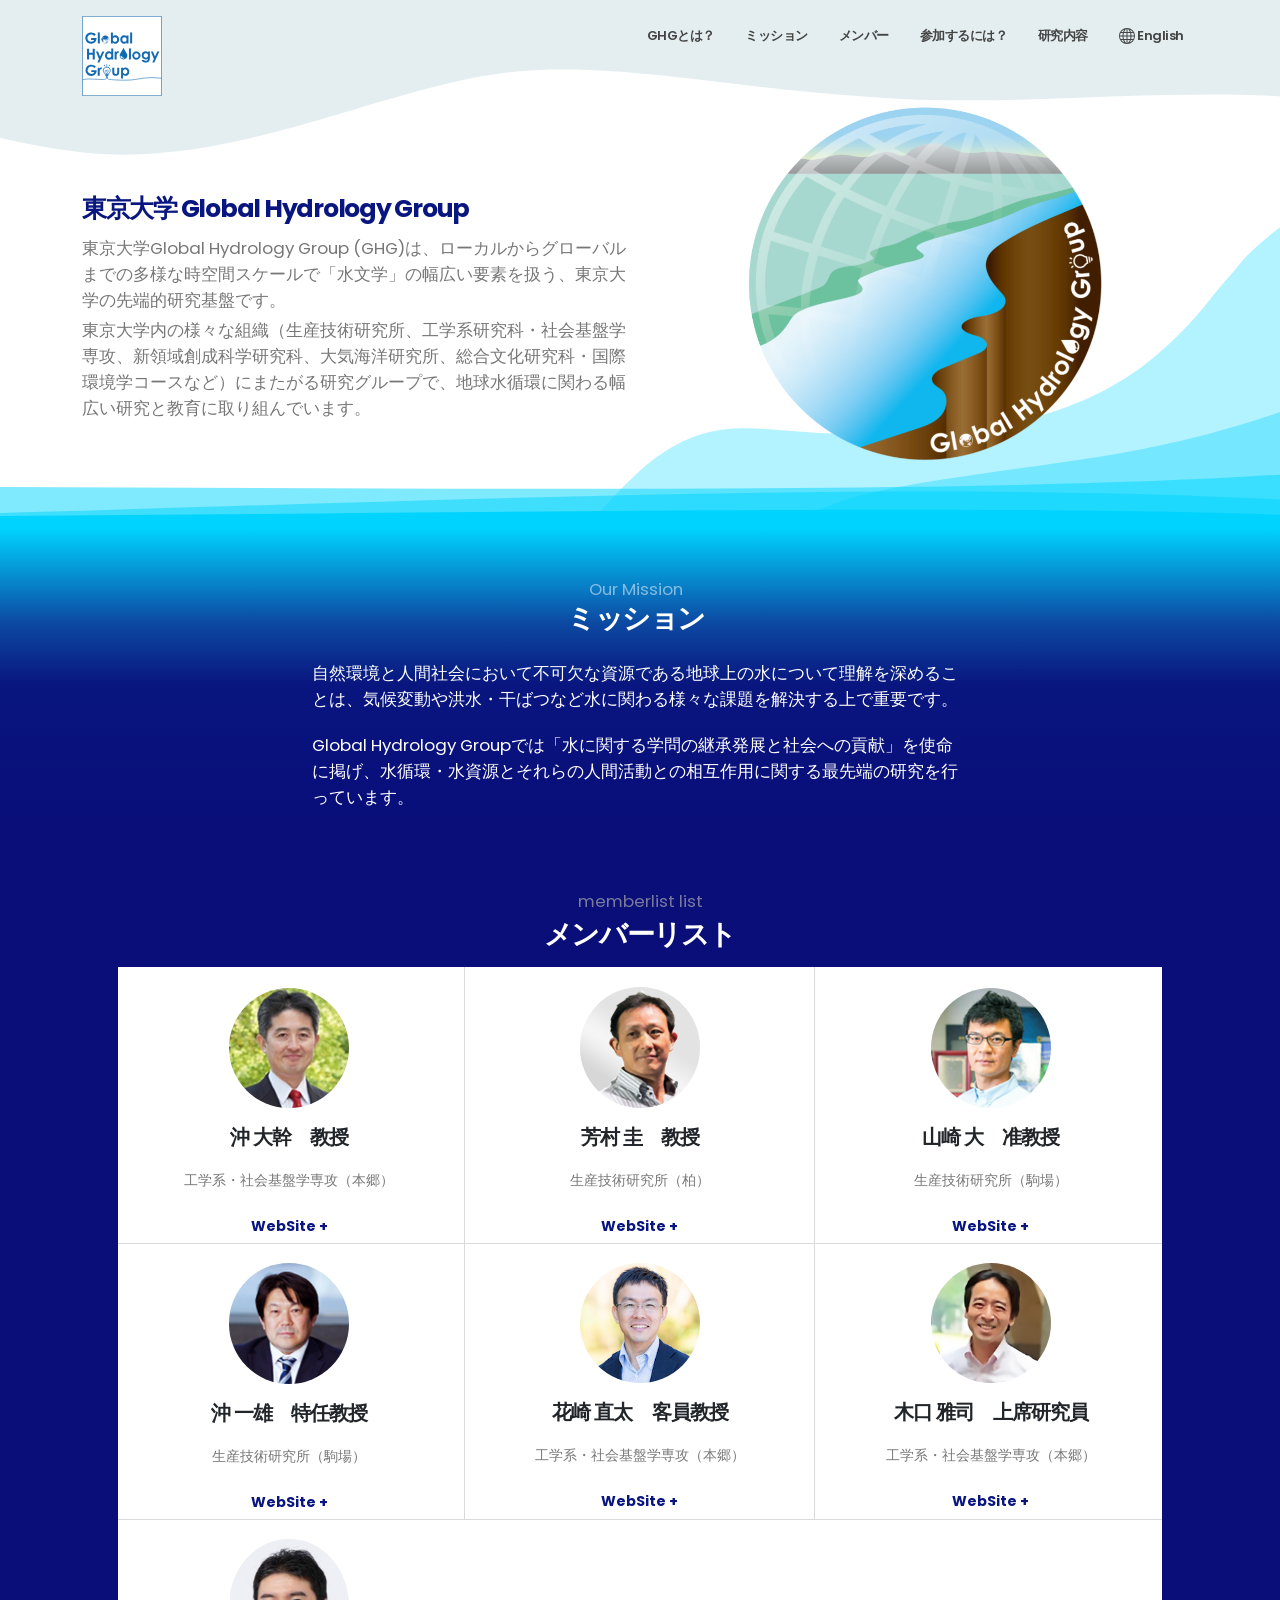
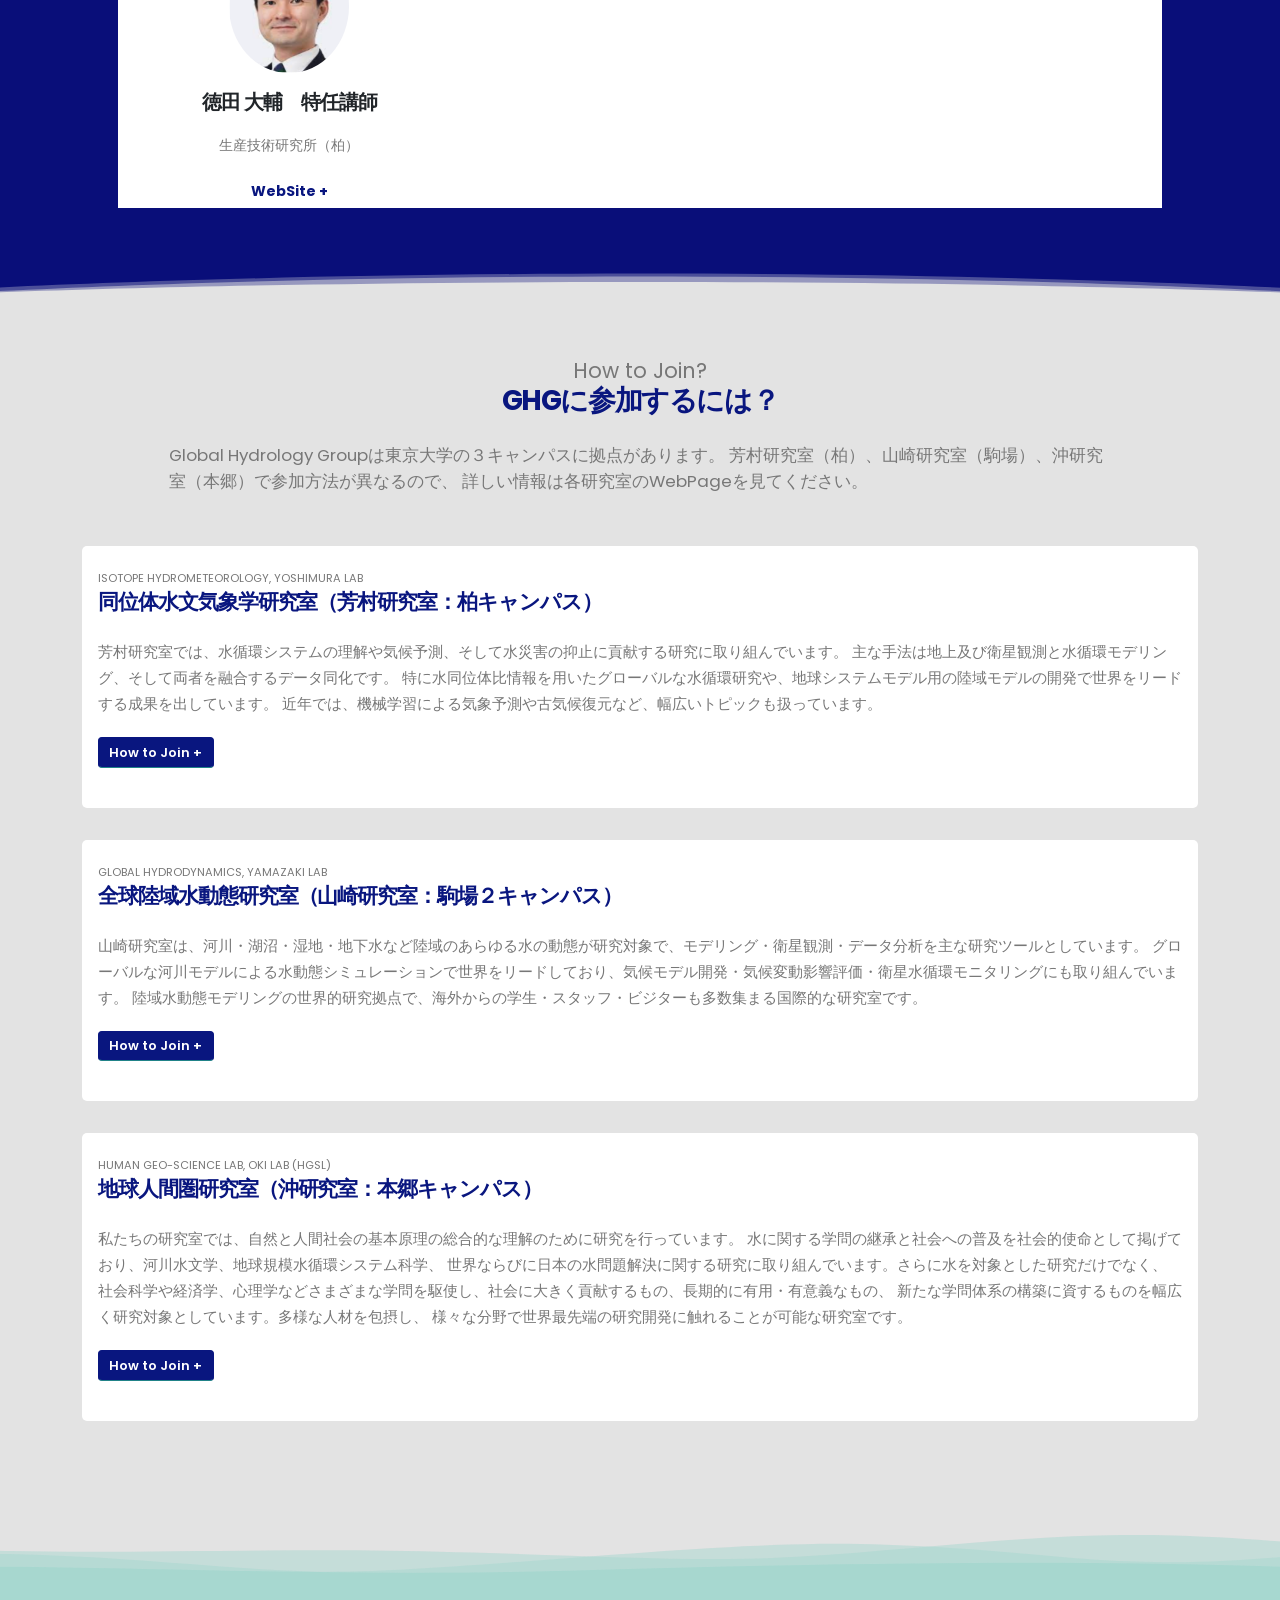
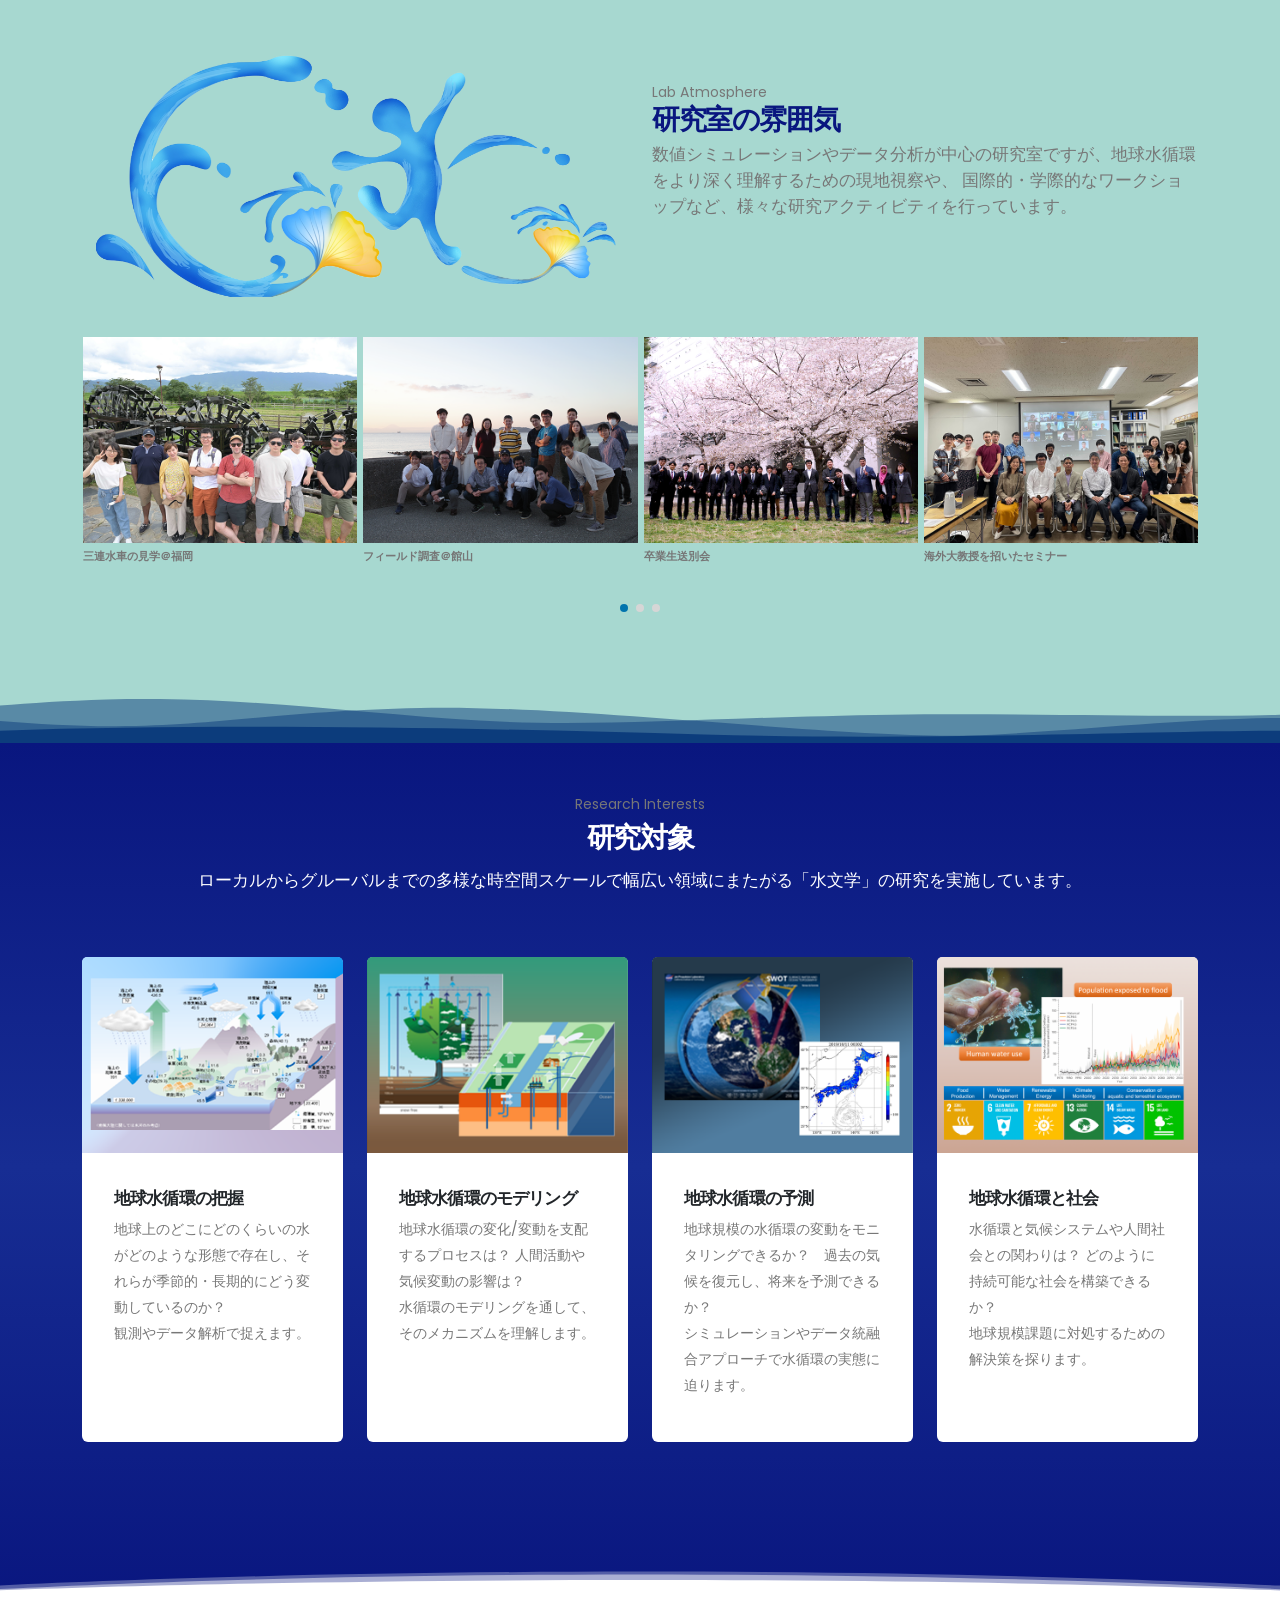
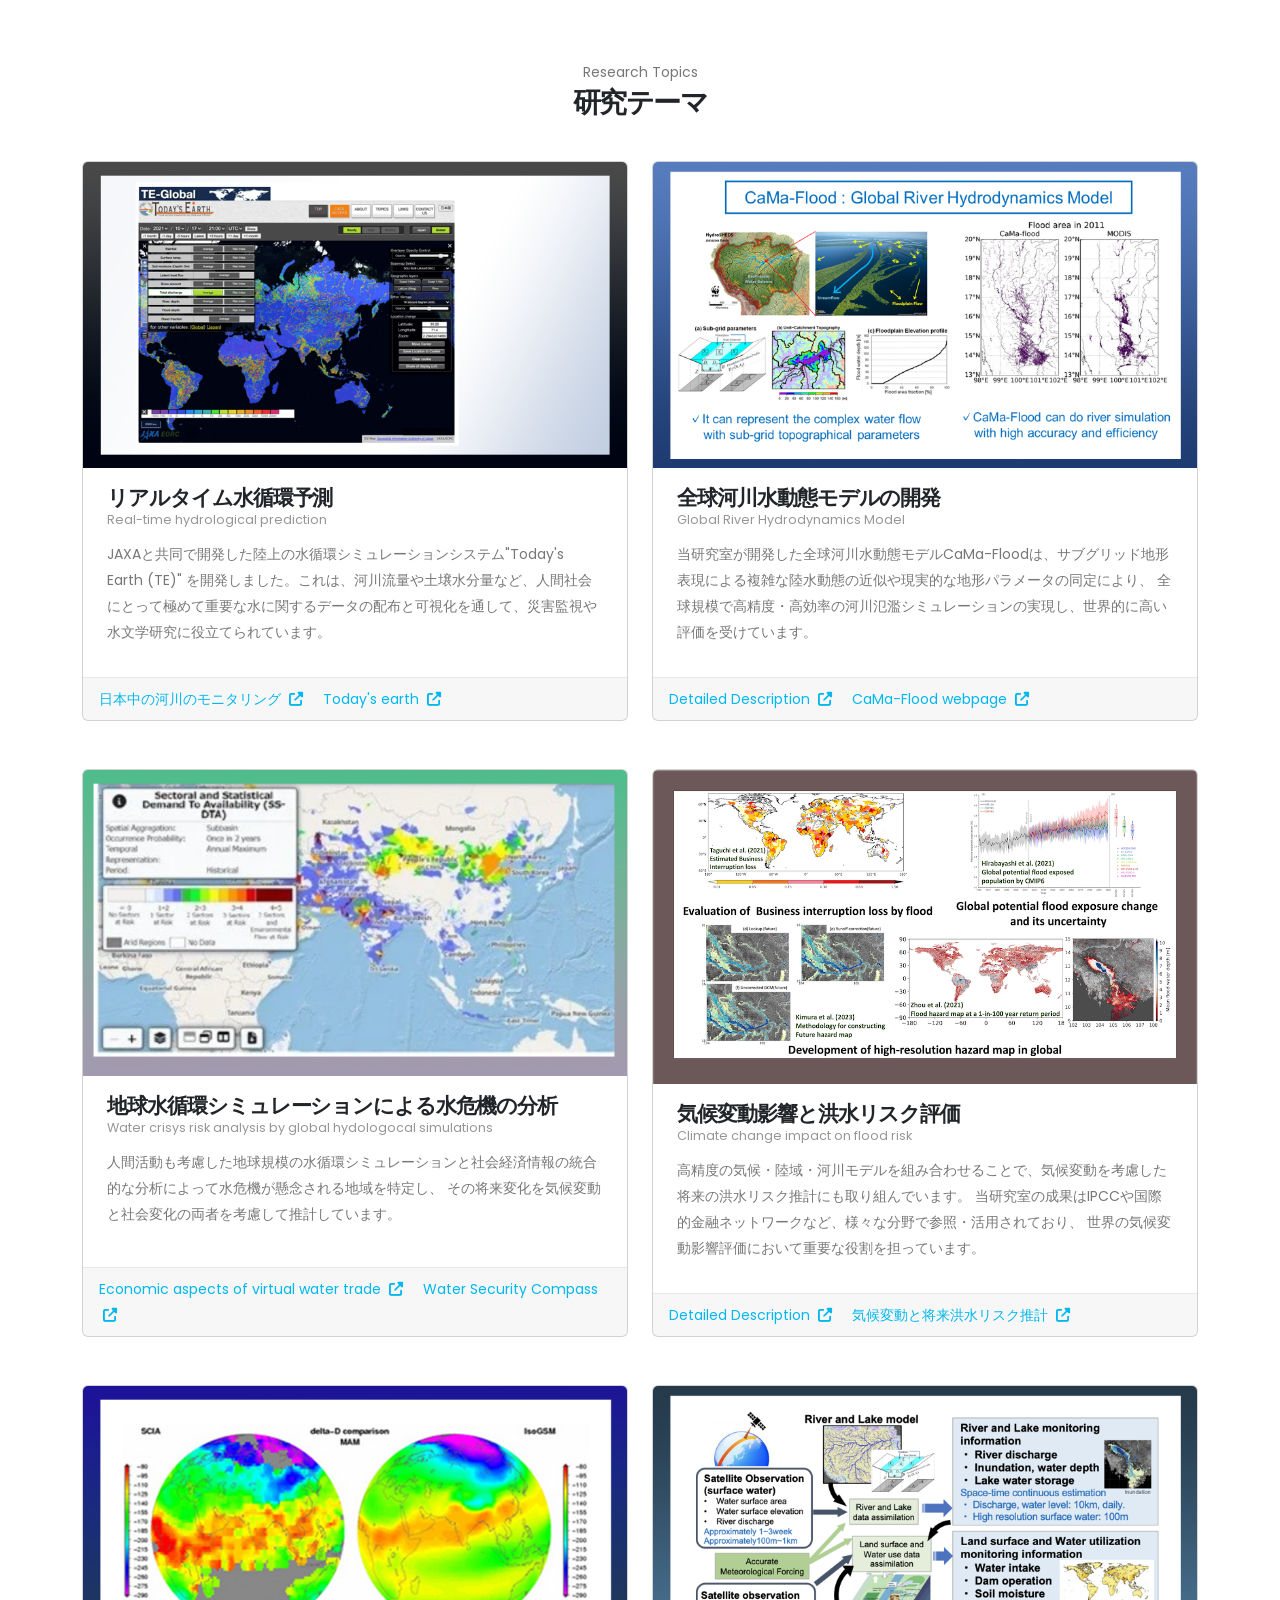
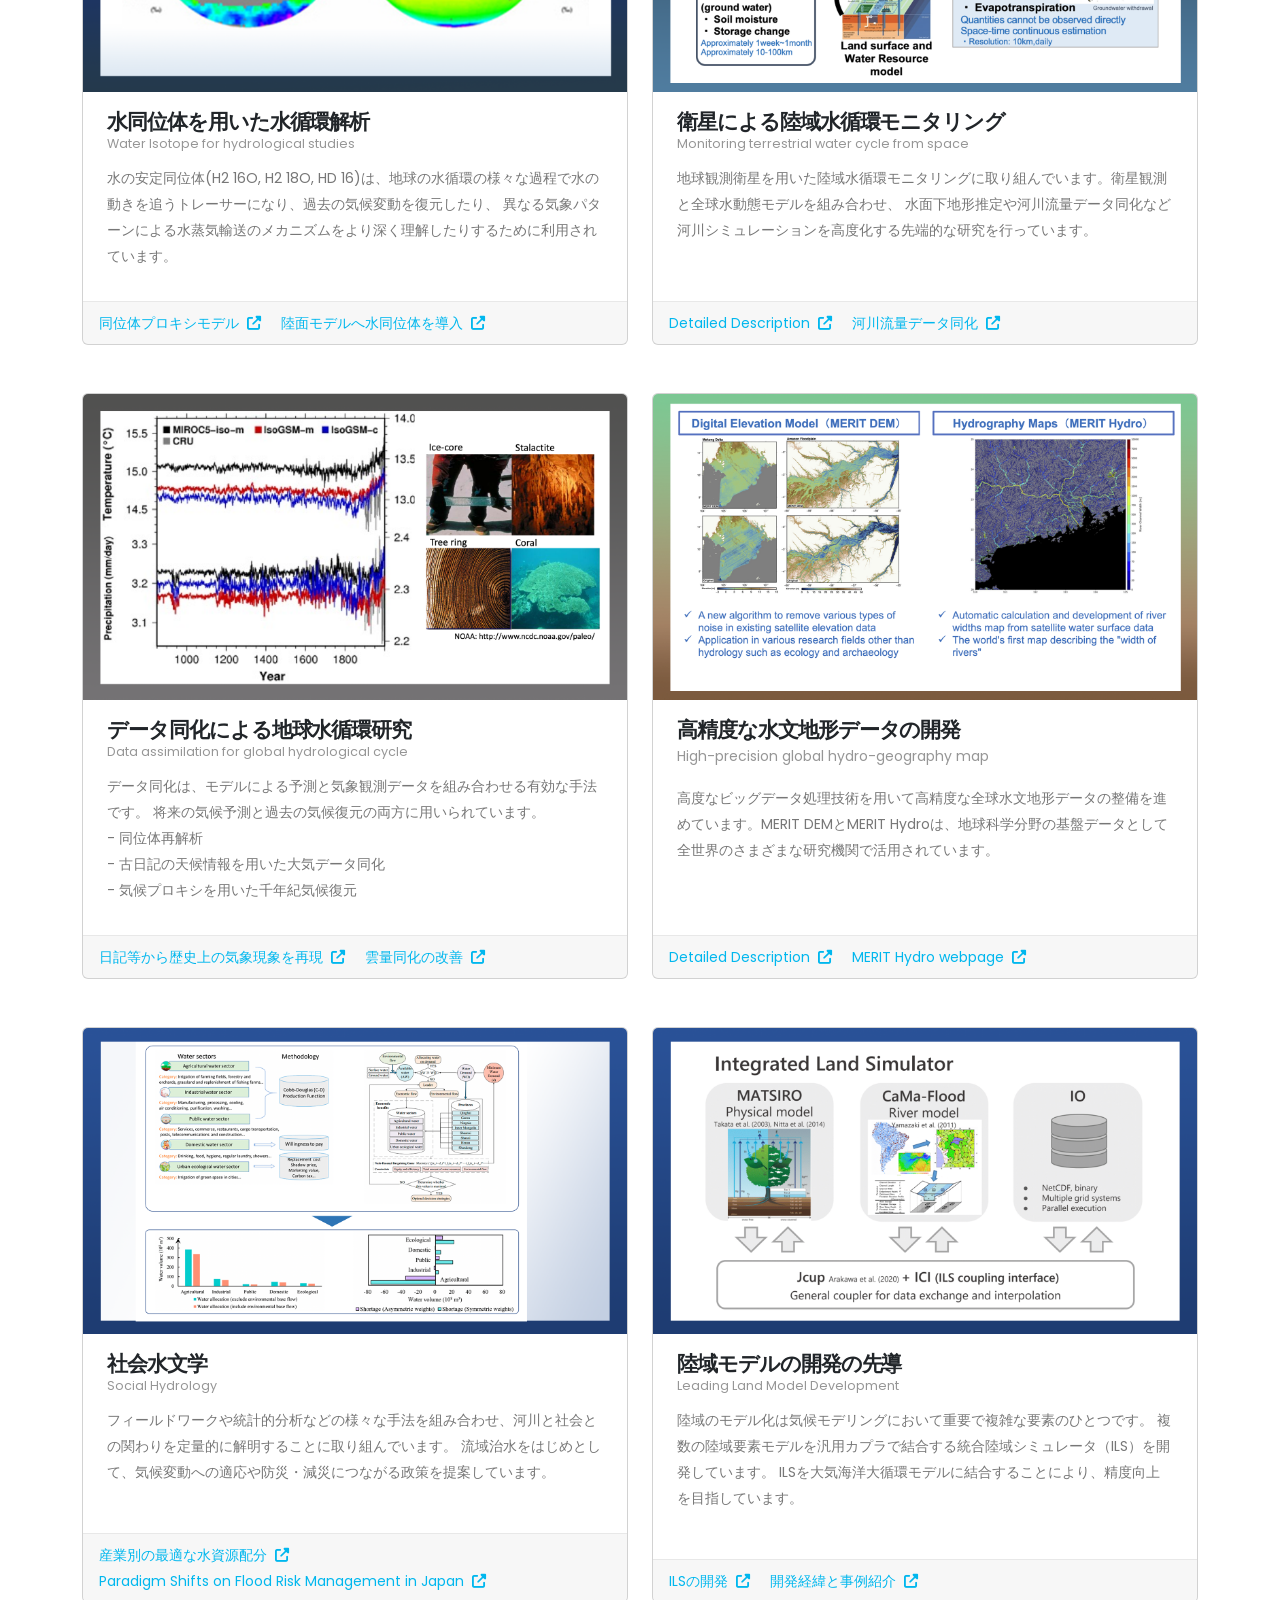
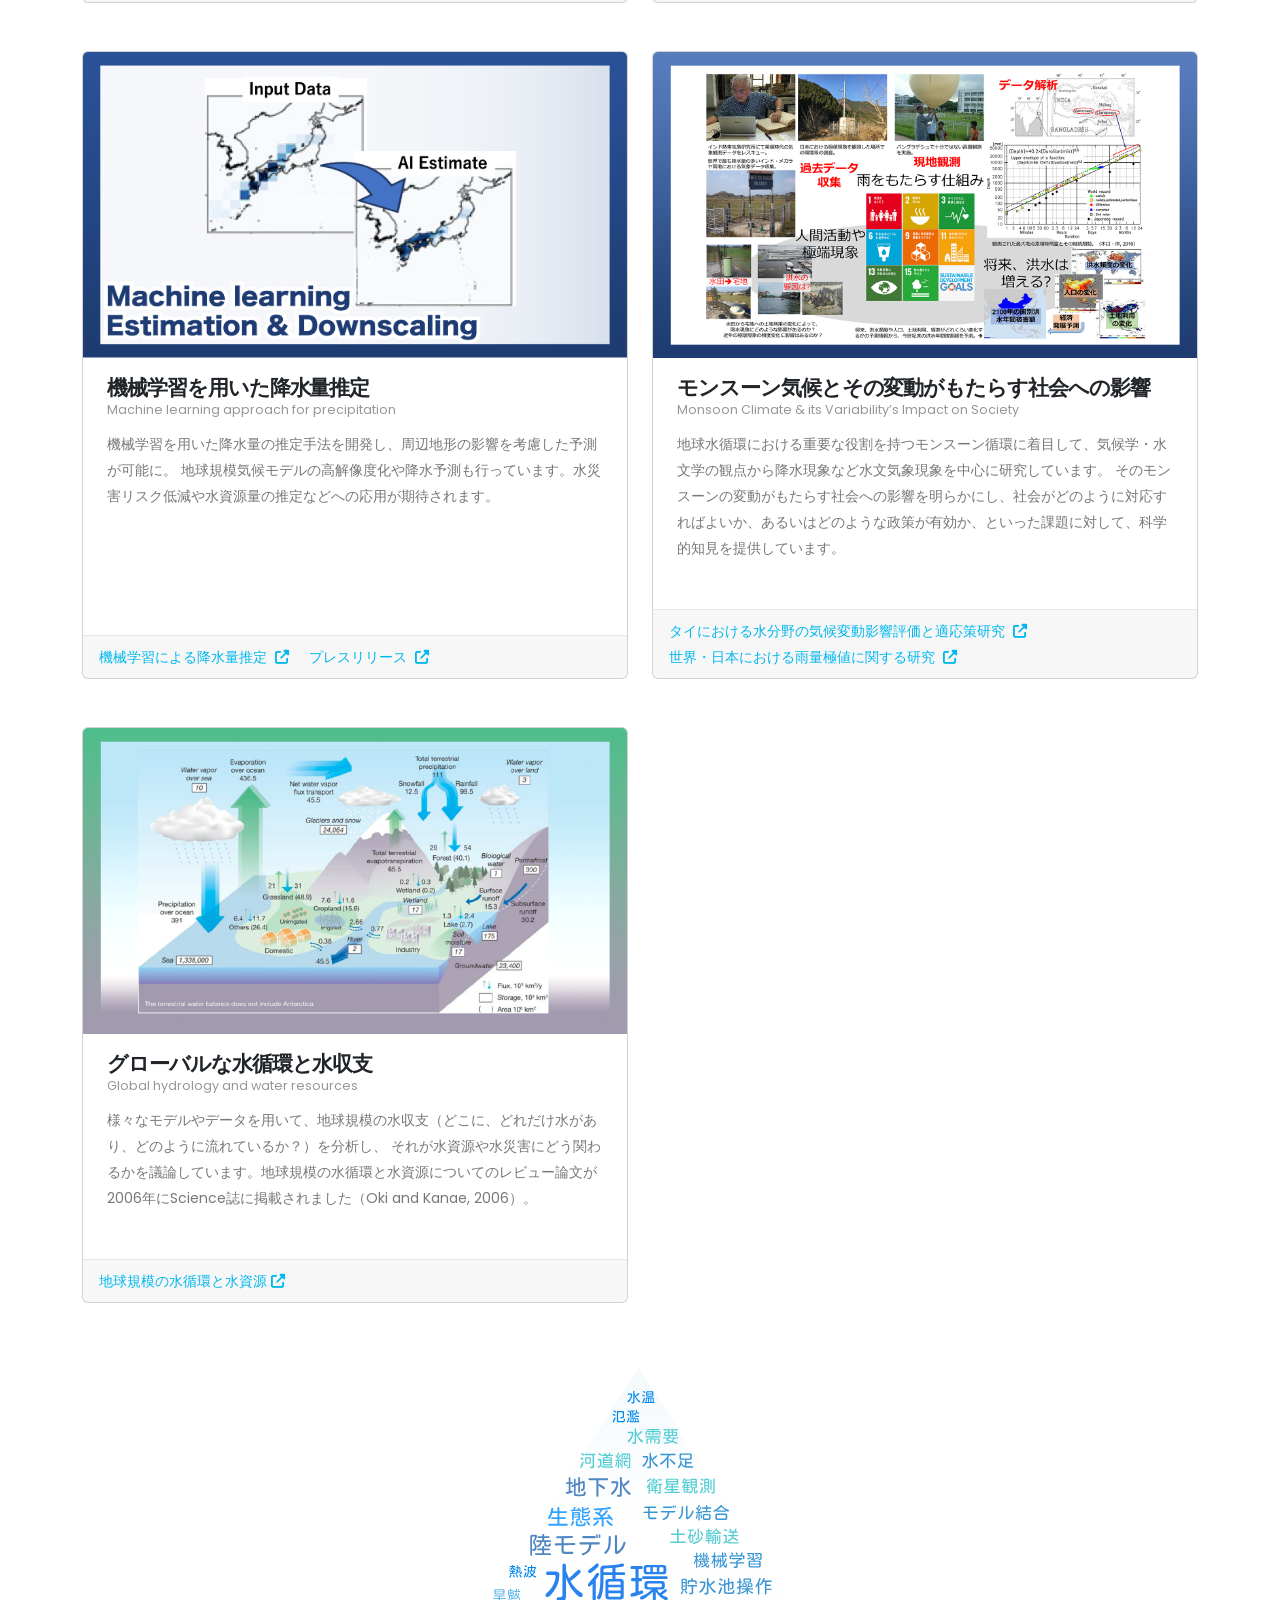
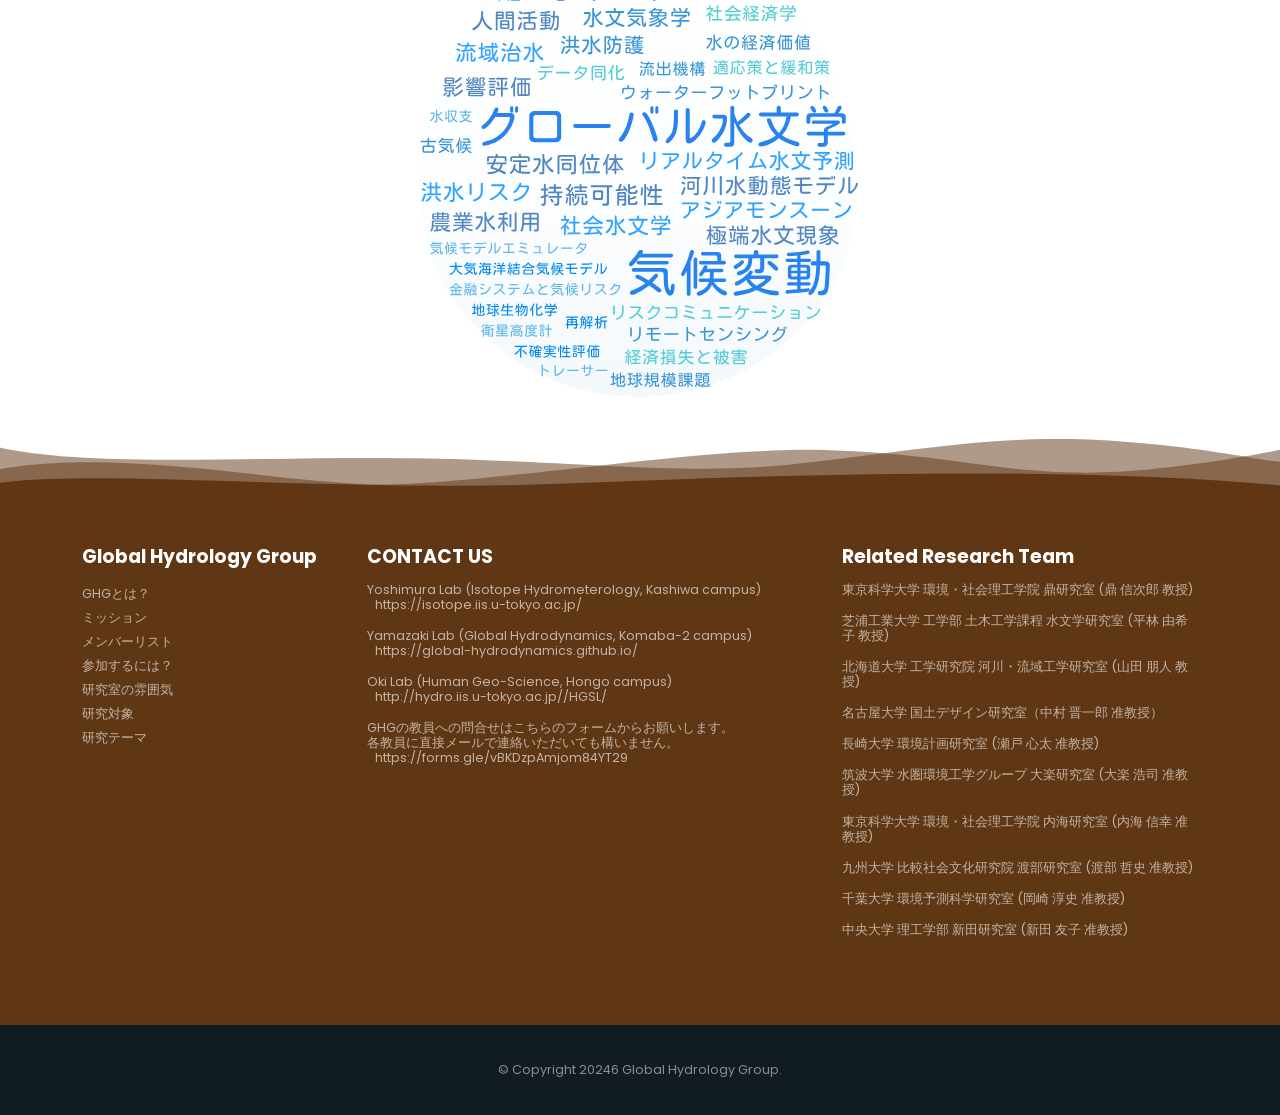
<file: index.html>
<!DOCTYPE html>
<html lang="ja" xmlns="http://www.w3.org/1999/html">
<head>
    <!-- Basic -->
    <meta charset="utf-8">
    <meta content="width=device-width, initial-scale=1" name="viewport">

    <title>東京大学 Global Hydrology Group</title>

    <meta content="東京大学, 水文学, Global, Hydrology, グローバル水文学, 沖研究室, 芳村研究室, 山崎研究室, Oki Lab, Yoshimura Lab, Yamazaki Lab"
          name="keywords"/>
    <meta content="東京大学グローバル水文学グループでは「水に関する学問の継承発展と社会への貢献」を使命に掲げ、水循環・水資源とそれらの人間活動との相互作用に関する最先端の研究を行っています。"
          name="description">
    <meta content="Global Hydrology Group" name="author">

    <!-- OGP（Open Graph Protocol） -->
    <meta content="東京大学 Global Hydrology Group" property="og:title"/>
    <meta content="website" property="og:type"/>
<!--
    <meta content="http://hydro.iis.u-tokyo.ac.jp/" property="og:url"/>
    <meta content="http://hydro.iis.u-tokyo.ac.jp/ghg_img/thumbnail_lg.png" property="og:image"/>
-->
    <meta property="og:url" content="https://ghg-lab.github.io/" />
    <meta property="og:image" content="https://ghg-lab.github.io/ghg_img/thumbnail_lg.png" />
    
    <meta content="Global Hydrology Group" property="og:site_name"/>
    <meta content="東京大学グローバル水文学グループでは「水に関する学問の継承発展と社会への貢献」を使命に掲げ、水循環・水資源とそれらの人間活動との相互作用に関する最先端の研究を行っています。"
          property="og:description"/>
    <meta content="summary_large_image" name="twitter:card">

    <!-- robots -->
    <meta content="index, follow" name="robots">

    <!-- Favicon -->
    <link href="ghg_img/favicon.ico" rel="shortcut icon" type="image/x-icon"/>
    <link href="ghg_img/apple-touch-icon.png" rel="apple-touch-icon" sizes="180x180"/>

    <!-- Mobile Metas -->
    <meta content="width=device-width, initial-scale=1, minimum-scale=1.0, shrink-to-fit=no" name="viewport">

    <!-- Web Fonts  -->
    <link href="https://fonts.googleapis.com" rel="preconnect">
    <link crossorigin href="https://fonts.gstatic.com" rel="preconnect">
    <link href="https://fonts.googleapis.com/css?family=Poppins:300,400,500,600,700|Kosugi+Maru&display=swap"
          id="googleFonts"
          rel="stylesheet" type="text/css">

    <!-- Vendor CSS -->
    <link href="ghg_vendor/bootstrap/css/bootstrap.min.css" rel="stylesheet">
    <link href="ghg_vendor/fontawesome-free/css/all.min.css" rel="stylesheet">
    <link href="ghg_vendor/animate/animate.compat.css" rel="stylesheet">
    <link href="ghg_vendor/simple-line-icons/css/simple-line-icons.min.css" rel="stylesheet">
    <link href="ghg_vendor/owl.carousel/assets/owl.carousel.min.css" rel="stylesheet">
    <link href="ghg_vendor/owl.carousel/assets/owl.theme.default.min.css" rel="stylesheet">
    <link href="ghg_vendor/magnific-popup/magnific-popup.min.css" rel="stylesheet">

    <!-- Theme CSS -->
    <link href="ghg_css/theme.css" rel="stylesheet">
    <link href="ghg_css/theme-elements.css" rel="stylesheet">

    <!-- Style CSS -->
    <link href="ghg_css/style.css" rel="stylesheet">

    <!-- Skin CSS -->
    <link href="ghg_css/skins/skin-ghg.css" id="skinCSS" rel="stylesheet">

    <!-- Theme Custom CSS -->
    <link href="ghg_css/custom.css?20230321" rel="stylesheet">

    <!-- Head Libs -->
    <script src="ghg_vendor/modernizr/modernizr.min.js"></script>

</head>

<body class="loading-overlay-showing" data-loading-overlay data-plugin-options="{'hideDelay': 300, 'effect': 'pulse'}"
      id="home">

<div class="loading-overlay">
    <div class="bounce-loader">
        <div class="wrapper-pulse">
            <div class="cssload-pulse-loader"></div>
        </div>
    </div>
</div>

<div class="body shape-divider-GHG-Header">

    <!-- Header -->
    <header class="header-transparent header-effect-shrink appear-animation" data-appear-animation="fadeIn"
            data-appear-animation-delay="200"
            data-plugin-options="{'stickyEnabled': true, 'stickyEffect': 'shrink', 'stickyEnableOnBoxed': true, 'stickyEnableOnMobile': false, 'stickyChangeLogo': true, 'stickyStartAt': 100, 'stickyHeaderContainerHeight': 84}"
            id="header">

        <div class="header-body border-top-0 header-body-bottom-border">

            <div class="header-container container">
                <div class="header-row">
                    <div class="header-column">
                        <div class="header-row">
                            <div class="header-logo">
                                <a data-hash data-hash-offset="0" href="#home">
                                    <img alt="GHG LOGO" data-sticky-height="60" data-sticky-width="60" height="80"
                                         src="ghg_img/Logo_GHG_SQUARE.svg" width="80">
                                </a>
                            </div>
                        </div>
                    </div>

                    <!-- menu -->
                    <div class="header-column justify-content-end">
                        <div class="header-row">
                            <div class="header-nav header-nav-links">
                                <div class="header-nav-main header-nav-main-square header-nav-main-dropdown-no-borders header-nav-main-dropdown-arrow header-nav-main-effect-3 header-nav-main-sub-effect-1">
                                    <nav class="collapse">
                                        <ul class="nav nav-pills" id="mainNav">
                                            <li>
                                                <a class="dropdown-item" data-hash data-hash-offset="0"
                                                   href="#home">GHGとは？</a>
                                            </li>
                                            <li>
                                                <a class="dropdown-item" data-hash data-hash-offset="0"
                                                   data-hash-offset-lg="90"
                                                   href="#mission">ミッション</a>
                                            </li>
                                            <li>
                                                <a class="dropdown-item" data-hash data-hash-offset="0"
                                                   data-hash-offset-lg="90"
                                                   href="#memberlist">メンバー</a>
                                            </li>
                                            <li>
                                                <a class="dropdown-item" data-hash data-hash-offset="90"
                                                   href="#howtojoin">参加するには？</a>
                                            </li>
                                            <li class="dropdown">
                                                <a class="dropdown-item dropdown-toggle" data-hash data-hash-offset="90"
                                                   href="#lab-activities">研究内容</a>
                                                <ul class="dropdown-menu">
                                                    <li><a class="dropdown-item" data-hash data-hash-offset="90"
                                                           href="#lab-activities">研究室の雰囲気</a>
                                                    </li>
                                                    <li><a class="dropdown-item" data-hash data-hash-offset="90"
                                                           href="#research-interest">研究対象</a>
                                                    </li>
                                                    <li><a class="dropdown-item" data-hash data-hash-offset="90"
                                                           href="#research-topics">研究テーマ</a>
                                                    </li>
                                                </ul>
                                            </li>
                                            <li>
                                                <a class="dropdown-item" data-hash data-hash-offset="0"
                                                   href="index_en.html">
                                                    <svg class="bi bi-globe" fill="currentColor" height="16"
                                                         viewBox="0 0 16 16" width="16"
                                                         xmlns="http://www.w3.org/2000/svg">
                                                        <path d="M0 8a8 8 0 1 1 16 0A8 8 0 0 1 0 8zm7.5-6.923c-.67.204-1.335.82-1.887 1.855A7.97 7.97 0 0 0 5.145 4H7.5V1.077zM4.09 4a9.267 9.267 0 0 1 .64-1.539 6.7 6.7 0 0 1 .597-.933A7.025 7.025 0 0 0 2.255 4H4.09zm-.582 3.5c.03-.877.138-1.718.312-2.5H1.674a6.958 6.958 0 0 0-.656 2.5h2.49zM4.847 5a12.5 12.5 0 0 0-.338 2.5H7.5V5H4.847zM8.5 5v2.5h2.99a12.495 12.495 0 0 0-.337-2.5H8.5zM4.51 8.5a12.5 12.5 0 0 0 .337 2.5H7.5V8.5H4.51zm3.99 0V11h2.653c.187-.765.306-1.608.338-2.5H8.5zM5.145 12c.138.386.295.744.468 1.068.552 1.035 1.218 1.65 1.887 1.855V12H5.145zm.182 2.472a6.696 6.696 0 0 1-.597-.933A9.268 9.268 0 0 1 4.09 12H2.255a7.024 7.024 0 0 0 3.072 2.472zM3.82 11a13.652 13.652 0 0 1-.312-2.5h-2.49c.062.89.291 1.733.656 2.5H3.82zm6.853 3.472A7.024 7.024 0 0 0 13.745 12H11.91a9.27 9.27 0 0 1-.64 1.539 6.688 6.688 0 0 1-.597.933zM8.5 12v2.923c.67-.204 1.335-.82 1.887-1.855.173-.324.33-.682.468-1.068H8.5zm3.68-1h2.146c.365-.767.594-1.61.656-2.5h-2.49a13.65 13.65 0 0 1-.312 2.5zm2.802-3.5a6.959 6.959 0 0 0-.656-2.5H12.18c.174.782.282 1.623.312 2.5h2.49zM11.27 2.461c.247.464.462.98.64 1.539h1.835a7.024 7.024 0 0 0-3.072-2.472c.218.284.418.598.597.933zM10.855 4a7.966 7.966 0 0 0-.468-1.068C9.835 1.897 9.17 1.282 8.5 1.077V4h2.355z"/>
                                                    </svg>&nbsp;English
                                                </a>
                                            </li>
                                        </ul>
                                    </nav>
                                </div>
                                <button class="btn header-btn-collapse-nav" data-bs-target=".header-nav-main nav"
                                        data-bs-toggle="collapse">
                                    <i class="fas fa-bars"></i>
                                </button>
                            </div>
                        </div>
                    </div>
                </div>
            </div>
        </div>
    </header>

    <div class="main" role="main">

        <!-- Hero section -->
        <section class="section bg-white border-0 m-0 pt-5 pb-0 shape-divider-GHG-Oceanblue">
            <div class="container position-relative pt-5 pb-3" style="min-height: 480px;">
                <div class="row-cols-lg-auto">
                    <svg class="custom-svg-style-1" height="100%" viewBox="0 0 700 700" width="100%" x="0px" y="0px">
                        <style type="text/css">
                            .st0 {
                                opacity: 0.298;
                                fill: #00D4FF;
                                enable-background: new;
                            }

                            .st1 {
                                display: none;
                                opacity: 0.298;
                                fill: #00D4FF;
                                enable-background: new;
                            }

                            .st2 {
                                opacity: 0.35;
                                fill: #00D4FF;
                                enable-background: new;
                            }

                            .st3 {
                                display: none;
                                opacity: 0.3;
                                fill: #00D4FF;
                                enable-background: new;
                            }
                        </style>
                        <g>
                            <path class="st0"
                                  d="M2629.1,38.1c8.3,66.4-1252.6-60.8-1602.2,330.6C866.5,609.1,678.2,598.3,514.7,607.6c-164,9.3-222.2-39.6-327,34.5c-121.7,86-448.2,461.2-448.2,461.2h2606.1L2629.1,38.1z"
                                  id="shape_one_start"/>
                            <path class="st1"
                                  d="M2717.4,38.1c8.3,66.4-1058.5-130-1408.1,261.4C1148.9,539.8,960.6,529,797.1,538.3c-164,9.3-222.2-39.6-327,34.5c-121.7,86-378.7,530.5-378.7,530.5h2342.4L2717.4,38.1z"
                                  id="shape_one_end"/>
                            <path class="st2"
                                  d="M2717.4,148.5c0,0-775.1,133.1-907.2,174.9c-198.6,62.9-359.8,140.9-506.2,183.8c-146.5,42.9-441.4,55.4-583.5,103.4s-430.9,493-430.9,493h2144.3L2717.4,148.5z"
                                  id="shape_two_start"/>
                            <path class="st3"
                                  d="M2706,286.4c0,0-1047.3,133.1-1179.4,174.9c-198.6,62.9-359.8,140.9-506.2,183.8C873.9,688,579,700.5,436.9,748.5s-327.6,355.1-327.6,355.1h2416.5L2706,286.4z"
                                  id="shape_two_end"/>
                        </g>
                    </svg>
                </div>

                <div class="row align-items-center pt-1 pb-0 p-relative z-index-10">

                    <div class="col-lg-6 pt-3 pt-lg-0 mt-5 mt-lg-0 mb-5 mb-lg-0">

                        <h1 class="text-color-tertiary font-weight-bold text-6 mt-md-5 mb-1 appear-animation"
                            data-appear-animation="fadeInUpShorter" data-appear-animation-delay="300">東京大学 <span
                                class="rtn">Global Hydrology Group</span></h1>

                        <div class="appear-animation"
                             data-appear-animation="fadeInUpShorter" data-appear-animation-delay="450">
                            <p class="custom-text-color-grey-1 text-4 mb-1">
                                東京大学Global Hydrology Group
                                (GHG)は、ローカルからグローバルまでの多様な時空間スケールで「水文学」の幅広い要素を扱う、東京大学の先端的研究基盤です。
                            </p>
                            <p class="custom-text-color-grey-1 text-4 mb-1">
                                東京大学内の様々な組織（生産技術研究所、工学系研究科・社会基盤学専攻、新領域創成科学研究科、大気海洋研究所、総合文化研究科・国際環境学コースなど）にまたがる研究グループで、地球水循環に関わる幅広い研究と教育に取り組んでいます。
                            </p>
                        </div>
                    </div>
                    <div class="col-lg-6 text-center mt-1 appear-animation" data-appear-animation="fadeInRightShorter"
                         data-appear-animation-delay="550">
                        <img class="img-fluid position-relative z-index-1 appear-animation"
                             data-appear-animation="fadeIn" data-appear-animation-delay="600"
                             height="360"
                             src="ghg_img/Logo_GHG_CIRCLE.png" width="360"/>
                    </div>
                </div>
            </div>
        </section>

        <!-- Mission section -->
        <section class="section m-0 p-0 bg-gradation-blue" id="mission">
            <div class="container pt-5 pb-1 my-0">
                <div class="row justify-content-center">
                    <div class="col-lg-7 ps-lg-1">
                        <div class="text-center appear-animation"
                             data-appear-animation="fadeInUpShorter" data-appear-animation-delay="300">
                            <span class="d-block text-color-light text-4 pb-0 mb-0 opacity-5">Our Mission</span>
                            <h2 class="text-color-light font-weight-bold line-height-2 text-7 mb-4">ミッション</h2>
                        </div>
                        <div class="appear-animation"
                             data-appear-animation="fadeInUpShorter" data-appear-animation-delay="450">
                            <p class="text-4 text-color-white mb-3 pb-1">
                                自然環境と人間社会において不可欠な資源である地球上の水について理解を深めることは、気候変動や洪水・干ばつなど水に関わる様々な課題を解決する上で重要です。</p>
                            <p class="text-4 text-color-white mb-3 pb-1">
                                Global Hydrology
                                Groupでは「水に関する学問の継承発展と社会への貢献」を使命に掲げ、水循環・水資源とそれらの人間活動との相互作用に関する最先端の研究を行っています。</p>
                        </div>
                    </div>
                </div>
            </div>
        </section>


        <!-- Member section -->
        <section class="section bg-color-blue border-0 m-0 shape-divider-GHG-Horizon-Gray" id="memberlist">
            <div class="container py-1 mb-5 px-lg-5">
                <div class="row">
                    <div class="col text-center appear-animation"
                         data-appear-animation="fadeInUpShorter" data-appear-animation-delay="300">
                        <span class="d-block text-color-grey-lighten text-4 mb-1 opacity-7">memberlist list</span>
                        <h2 class="font-weight-bold line-height-2 text-7 mb-3 text-color-white">メンバーリスト</h2>
                    </div>
                </div>

                <div class="content-grid bg-white px-2 appear-animation"
                     data-appear-animation="fadeInUpShorter" data-appear-animation-delay="600">

                    <div class="row content-grid-row text-center">

                        <!-- Oki Taikan -->
                        <div class="content-grid-item flex-column p-1 memberlist-item">
                            <img alt="沖 大幹　教授" class="img-fluid mb-3 mt-3 rounded-circle"
                                 height="120" src="ghg_img/member/Pic_01.png" width="120"/>
                            <h4 class="text-color-dark font-weight-semibold mb-3">沖 大幹<span class="rtn">　教授</span>
                            </h4>
                            <p>工学系・社会基盤学専攻（本郷）</p>
                            <a class="text-color-tertiary font-weight-bold"
                               href="http://hydro.iis.u-tokyo.ac.jp/HGSL" target="_blank">WebSite +</a>
                        </div>

                        <!-- Kei Yoshimura -->
                        <div class="content-grid-item flex-column p-1 memberlist-item">
                            <img alt="芳村 圭 教授" class="img-fluid mb-3 mt-3 rounded-circle"
                                 height="120" src="ghg_img/member/Pic_02.png" width="120"/>
                            <h4 class="text-color-dark font-weight-semibold mb-3">芳村 圭<span class="rtn">　教授</span>
                            </h4>
                            <p>生産技術研究所（柏）</p>
                            <a class="text-color-tertiary font-weight-bold"
                               href="https://isotope.iis.u-tokyo.ac.jp/" target="_blank">WebSite +</a>
                        </div>

                        <!-- Dai Yamazaki -->
                        <div class="content-grid-item flex-column p-1 memberlist-item">
                            <img alt="山崎 大　准教授" class="img-fluid mb-3 mt-3 rounded-circle"
                                 height="120" src="ghg_img/member/Pic_03.png" width="120"/>
                            <h4 class="text-color-dark font-weight-semibold mb-3">山崎 大<span
                                    class="rtn">　准教授</span></h4>
                            <p>生産技術研究所（駒場）</p>
                            <a class="text-color-tertiary font-weight-bold"
                               href="https://global-hydrodynamics.github.io/" target="_blank">WebSite +</a>
                        </div>

                        <!-- Oki Kazuo -->
                        <div class="content-grid-item flex-column p-1 memberlist-item">
                            <img alt="沖 一雄　特任教授" class="img-fluid mb-3 mt-3 rounded-circle"
                                 height="120" src="ghg_img/member/Pic_04.png" width="120"/>
                            <h4 class="text-color-dark font-weight-semibold mb-3">沖 一雄<span
                                    class="rtn">　特任教授</span></h4>
                            <p>生産技術研究所（駒場）</p>
                            <a class="text-color-tertiary font-weight-bold"
                               href="https://park.itc.u-tokyo.ac.jp/iis-okikazuo/index.html" target="_blank">WebSite
                                +</a>
                        </div>

                        <!-- Hanasaki Naota -->
                        <div class="content-grid-item flex-column p-1 memberlist-item">
                            <img alt="花崎 直太 客員教授" class="img-fluid mb-3 mt-3 rounded-circle"
                                 height="120" src="ghg_img/member/Pic_hanasaki.png" width="120"/>
                            <h4 class="text-color-dark font-weight-semibold mb-3">花崎 直太<span
                                    class="rtn">　客員教授</span></h4>
                            <p>工学系・社会基盤学専攻（本郷）</p>
                            <a class="text-color-tertiary font-weight-bold"
                               href="https://sites.google.com/site/naotahanasaki/" target="_blank">WebSite +</a>
                        </div>

                        <!-- Masashi Kiguch -->
                        <div class="content-grid-item flex-column p-1 memberlist-item">
                            <img alt="木口 雅司　上席研究員" class="img-fluid mb-3 mt-3 rounded-circle"
                                 height="120" src="ghg_img/member/Pic_05.png" width="120"/>
                            <h4 class="text-color-dark font-weight-semibold mb-3">木口 雅司<span
                                    class="rtn">　上席研究員</span></h4>
                            <p>工学系・社会基盤学専攻（本郷）</p>
                            <a class="text-color-tertiary font-weight-bold"
                               href="http://www.kiguchi.yukishigure.com" target="_blank">WebSite +</a>
                        </div>

                        <!-- Daisuke Tokuda -->
                        <div class="content-grid-item flex-column p-1 memberlist-item">
                            <img alt="徳田 大輔　特任講師" class="img-fluid mb-3 mt-3 rounded-circle"
                                 height="120" src="ghg_img/member/Pic_tokuda.png" width="120"/>
                            <h4 class="text-color-dark font-weight-semibold mb-3">徳田 大輔<span
                                    class="rtn">　特任講師</span></h4>
                            <p>生産技術研究所（柏）</p>
                            <a class="text-color-tertiary font-weight-bold"
                               href="https://www.iis.u-tokyo.ac.jp/ja/research/staff/daisuke_tokuda/" target="_blank">WebSite +</a>
                        </div>

                        <!-- Takao Yoshikane -->
                        <!--
                        <div class="content-grid-item flex-column p-1 memberlist-item">
                            <img alt="吉兼 隆生　特任准教授" class="img-fluid mb-3 mt-3 rounded-circle"
                                 height="120" src="ghg_img/member/Pic_06.png" width="120"/>
                            <h4 class="text-color-dark font-weight-semibold mb-3">吉兼 隆生<span
                                    class="rtn">　特任准教授</span></h4>
                            <p>生産技術研究所（柏）</p>
                            <p>&nbsp;</p>
                        </div>
                        -->

                        <!-- Hyungjun Kim -->
                        <!--
                        <div class="content-grid-item flex-column p-1 memberlist-item">
                            <img alt="金 炯俊　特任准教授" class="img-fluid mb-3 mt-3 rounded-circle"
                                 height="120" src="ghg_img/member/Pic_07.png" width="120"/>
                            <h4 class="text-color-dark font-weight-semibold mb-3">金 炯俊<span
                                    class="rtn">　特任准教授</span></h4>
                            <p>生産技術研究所（駒場）</p>
                            <p>&nbsp;</p>
                        </div>
                        -->

                        <!-- Tomoko Nitta -->
                        <!-- <div class="content-grid-item flex-column p-1 memberlist-item">
                            <img alt="新田 友子　特任講師" class="img-fluid mb-3 mt-3 rounded-circle"
                                 height="120" src="ghg_img/member/Pic_08.png" width="120"/>
                            <h4 class="text-color-dark font-weight-semibold mb-3">新田 友子<span
                                    class="rtn">　特任講師</span></h4>
                            <p>生産技術研究所（柏）</p>
                            <a class="text-color-tertiary font-weight-bold"
                               href="https://sites.google.com/g.ecc.u-tokyo.ac.jp/tomoko-nitta/home" target="_blank">WebSite +</a>
                        </div>
                        -->
                    </div>
                </div>
            </div>
        </section>

        <!-- How to join? section -->
        <section
                class="section section-height-4 bg-color-grey-scale-3 position-relative border-0 pt-5 m-0 shape-divider-Wave-Green"
                id="howtojoin">
            <div class="container">
                <div class="row justify-content-center mb-3">
                    <div class="col-md-8 col-lg-6 text-center overflow-hidden appear-animation"
                         data-appear-animation="fadeInUpShorter" data-appear-animation-delay="300">
                        <div class="mb-0">
                            <p class="text-5 custom-text-color-grey-2 mb-0">How to Join?</p>
                        </div>
                        <div class="mb-2">
                            <h2 class="font-weight-bold text-color-tertiary text-7 line-height-2 mb-0">
                                GHGに参加するには？</h2>
                        </div>
                    </div>
                </div>
                <div class="row justify-content-center overflow-hidden mb-3 appear-animation"
                     data-appear-animation="fadeInUpShorter" data-appear-animation-delay="450">
                    <div class="col-lg-10 ps-lg-1">
                        <p class="text-4">Global Hydrology Groupは東京大学の３キャンパスに拠点があります。
                            芳村研究室（柏）、山崎研究室（駒場）、沖研究室（本郷）で参加方法が異なるので、
                            詳しい情報は各研究室のWebPageを見てください。</p>
                    </div>
                </div>

            </div>
            <div class="container">
                <div class="row py-3 gy-5 gy-lg-0">
                    <div class="col">

                        <!-- Yoshimura Lab -->
                        <div class="row mb-3 appear-animation"
                             data-appear-animation="fadeInUpShorter" data-appear-animation-delay="450">
                            <div class="col-lg-12 col-md-12 col-sm-12 mb-3">
                                <div class="d-flex flex-wrap bg-light custom-link-hover-effects custom-instructor-details rounded mb-3 h-100">
                                    <div class="col-md-12 p-3">

                                        <div class="d-md-flex mb-4">
                                            <div class="ps-md-0 mb-3 mb-md-0">
                                                <div class="d-flex flex-row align-items-center h-100">
                                                    <div class="p-0">
                                                        <p class="mb-0 text-1 text-uppercase p-relative top-3">Isotope
                                                            Hydrometeorology, Yoshimura Lab</p>
                                                        <h4 class="mb-0 text-color-tertiary text-5">同位体水文気象学研究室<span
                                                                class="rtn">（芳村研究室：柏キャンパス）</span></h4>
                                                    </div>
                                                </div>
                                            </div>
                                        </div>
                                        <div>
                                            <p class="text-3-5">
                                                芳村研究室では、水循環システムの理解や気候予測、そして水災害の抑止に貢献する研究に取り組んでいます。
                                                主な手法は地上及び衛星観測と水循環モデリング、そして両者を融合するデータ同化です。
                                                特に水同位体比情報を用いたグローバルな水循環研究や、地球システムモデル用の陸域モデルの開発で世界をリードする成果を出しています。
                                                近年では、機械学習による気象予測や古気候復元など、幅広いトピックも扱っています。</p>
                                        </div>
                                        <div class="mb-2">
                                            <a class="btn btn-tertiary btn-sm"
                                               href="https://isotope.iis.u-tokyo.ac.jp/index.php?id=7">How to Join +</a>
                                        </div>
                                    </div>
                                </div>
                            </div>
                        </div>

                        <!-- Yamazaki Lab -->
                        <div class="row mb-3 appear-animation"
                             data-appear-animation="fadeInUpShorter" data-appear-animation-delay="600">
                            <div class="col-lg-12 col-md-12 col-sm-12 mb-3">
                                <div class="d-flex flex-wrap bg-light custom-link-hover-effects custom-instructor-details rounded mb-3 h-100">
                                    <div class="col-md-12 p-3">

                                        <div class="d-md-flex mb-4">
                                            <div class="ps-md-0 mb-3 mb-md-0">
                                                <div class="d-flex flex-row align-items-center h-100">
                                                    <div class="p-0">
                                                        <p class="mb-0 text-1 text-uppercase p-relative top-3">Global
                                                            Hydrodynamics, Yamazaki Lab</p>
                                                        <h4 class="mb-0 text-color-tertiary text-5">
                                                            全球陸域水動態研究室<span
                                                                class="rtn">（山崎研究室：駒場２キャンパス）</span></h4>
                                                    </div>
                                                </div>
                                            </div>
                                        </div>
                                        <div>
                                            <p class="text-3-5">
                                                山崎研究室は、河川・湖沼・湿地・地下水など陸域のあらゆる水の動態が研究対象で、モデリング・衛星観測・データ分析を主な研究ツールとしています。
                                                グローバルな河川モデルによる水動態シミュレーションで世界をリードしており、気候モデル開発・気候変動影響評価・衛星水循環モニタリングにも取り組んでいます。
                                                陸域水動態モデリングの世界的研究拠点で、海外からの学生・スタッフ・ビジターも多数集まる国際的な研究室です。</p>
                                        </div>
                                        <div class="mb-2">
                                            <a class="btn btn-tertiary btn-sm"
                                               href="https://global-hydrodynamics.github.io/team/" target="_blank">How
                                                to Join +</a>
                                        </div>
                                    </div>
                                </div>
                            </div>
                        </div>

                        <!-- Oki Lab -->
                        <div class="row mb-3 appear-animation"
                             data-appear-animation="fadeInUpShorter" data-appear-animation-delay="300">

                            <div class="col-lg-12 col-md-12 col-sm-12 mb-3">
                                <div class="d-flex flex-wrap bg-light custom-link-hover-effects custom-instructor-details rounded mb-3 h-100">
                                    <div class="col-md-12 p-3">
                                        <div class="d-md-flex mb-4">
                                            <div class="ps-md-0 mb-3 mb-md-0">
                                                <div class="d-flex flex-row align-items-center h-100">
                                                    <div class="p-0">
                                                        <p class="mb-0 text-1 text-uppercase p-relative top-3">Human
                                                            Geo-Science Lab, Oki Lab (HGSL)</p>
                                                        <h4 class="mb-0 text-color-tertiary text-5">
                                                            地球人間圏研究室<span
                                                                class="rtn">（沖研究室：本郷キャンパス）</span></h4>
                                                    </div>
                                                </div>
                                            </div>
                                        </div>
                                        <div>
                                            <p class="text-3-5">
                                                私たちの研究室では、自然と人間社会の基本原理の総合的な理解のために研究を行っています。
                                                水に関する学問の継承と社会への普及を社会的使命として掲げており、河川水文学、地球規模水循環システム科学、
                                                世界ならびに日本の水問題解決に関する研究に取り組んでいます。さらに水を対象とした研究だけでなく、
                                                社会科学や経済学、心理学などさまざまな学問を駆使し、社会に大きく貢献するもの、長期的に有用・有意義なもの、
                                                新たな学問体系の構築に資するものを幅広く研究対象としています。多様な人材を包摂し、
                                                様々な分野で世界最先端の研究開発に触れることが可能な研究室です。
                                            </p>
                                        </div>
                                        <div class="mb-2">
                                            <a class="btn btn-tertiary btn-sm"
                                               href="http://hydro.iis.u-tokyo.ac.jp/HGSL/join.html"
                                               target="_blank">How to Join +</a>
                                        </div>
                                    </div>
                                </div>
                            </div>
                        </div>

                    </div>
                </div>
            </div>

        </section>

        <!-- Lab Atmosphere section-->
        <section class="section border-0 m-0 bg-color-green shape-divider-Wave-Blue" id="lab-activities">

            <div class="container">
                <div class="row mb-lg-3 d-flex align-items-center">
                    <div class="col-lg-6 mb-5 mb-lg-0">
                        <img class="img-fluid position-relative z-index-1" src="ghg_img/Logo_GHG_Yuheng.png"/>
                    </div>

                    <div class="col-lg-6">
                        <div class="overflow-hidden">
                            <span class="d-block line-height-1 mb-0 text-center text-lg-start">Lab Atmosphere</span>
                        </div>
                        <div class="overflow-hidden">
                            <h2 class="font-weight-bold text-color-tertiary text-7 mb-0 text-center text-lg-start">
                                研究室の雰囲気</h2>
                        </div>
                        <div class="overflow-hidden">
                            <p class="text-4 font-weight-normal mb-5">
                                数値シミュレーションやデータ分析が中心の研究室ですが、地球水循環をより深く理解するための現地視察や、
                                国際的・学際的なワークショップなど、様々な研究アクティビティを行っています。</p>
                        </div>
                    </div>
                </div>

                <div class="row mb-5">
                    <div class="owl-carousel owl-theme"
                         data-plugin-options="{'autoHeight': true,'items': 4,'center': false, 'loop': true, 'margin': 6, 'autoplay': true, 'autoplayTimeout': 3000}">
                        <div>
                            <img alt="狩野川放水路の見学＠伊豆" class="img-fluid" src="ghg_img/lab-activities/No.2.png">
                            <p class="text-2"><strong
                                    class="font-weight-semibold text-2 mb-1">狩野川放水路の見学＠伊豆</strong></p>
                        </div>
                        <div>
                            <img alt="三連水車の見学＠福岡" class="img-fluid" src="ghg_img/lab-activities/No.3.png">
                            <p class="text-2"><strong
                                    class="font-weight-semibold text-2 mb-1">三連水車の見学＠福岡</strong></p>
                        </div>
                        <div>
                            <img alt="フィールド調査＠館山" class="img-fluid" src="ghg_img/lab-activities/No.4.png">
                            <p class="text-2"><strong class="font-weight-semibold text-2 mb-1">フィールド調査＠館山</strong>
                            </p>
                        </div>
                        <div>
                            <img alt="卒業生送別会" class="img-fluid" src="ghg_img/lab-activities/No.5.png">
                            <p class="text-2"><strong class="font-weight-semibold text-2 mb-1">卒業生送別会</strong></p>
                        </div>
                        <div>
                            <img alt="海外大教授を招いたセミナー" class="img-fluid" src="ghg_img/lab-activities/No.6.png">
                            <p class="text-2"><strong
                                    class="font-weight-semibold text-2 mb-1">海外大教授を招いたセミナー</strong></p>
                        </div>
                        <div>
                            <img alt="国際学会での発表" class="img-fluid" src="ghg_img/lab-activities/No.7.png">
                            <p class="text-2"><strong class="font-weight-semibold text-2 mb-1">国際学会での発表</strong>
                            </p>
                        </div>
                        <div>
                            <img alt="駒場祭での展示" class="img-fluid" src="ghg_img/lab-activities/No.8.png">
                            <p class="text-2"><strong class="font-weight-semibold text-2 mb-1">駒場祭での展示</strong></p>
                        </div>
                        <div>
                            <img alt="デジタル地球儀@柏キャンパス公開" class="img-fluid" src="ghg_img/lab-activities/No.9.png">
                            <p class="text-2"><strong
                                    class="font-weight-semibold text-2 mb-1">デジタル地球儀@柏キャンパス公開</strong></p>
                        </div>
                        <div>
                            <img alt="駒場での研究風景" class="img-fluid" src="ghg_img/lab-activities/No.10.png">
                            <p class="text-2"><strong class="font-weight-semibold text-2 mb-1">駒場での研究風景</strong>
                            </p>
                        </div>
                        <div>
                            <img alt="明水会（OB/OGの集い）" class="img-fluid" src="ghg_img/lab-activities/No.11.png">
                            <p class="text-2"><strong
                                    class="font-weight-semibold text-2 mb-1">明水会（OB/OGの集い）</strong></p>
                        </div>
                        <div>
                            <img alt="神戸大学と合同ワークショップ" class="img-fluid" src="ghg_img/lab-activities/No.1.png">
                            <p class="text-2"><strong
                                    class="font-weight-semibold text-2 mb-1">神戸大学と合同ワークショップ</strong></p>
                        </div>
                    </div>
                </div>
            </div>
        </section>

        <!-- Research Interests section-->
        <section
                class="section section-height-4 bg-gradation-blue2 position-relative border-0 pt-5 m-0 shape-divider-GHG-Horizon-White"
                id="research-interest">
            <div class="container position-relative z-index-1">

                <div class="row justify-content-center mb-3 appear-animation"
                     data-appear-animation="fadeInUpShorter" data-appear-animation-delay="300">
                    <div class="col-md-8 col-lg-8 col-xl-12 text-center">
                        <div class="overflow-hidden">
                            <span class="d-block">Research Interests</span>
                        </div>
                        <div class="overflow-hidden mb-2">
                            <h2 class="font-weight-bold text-color-light text-7 mb-0">研究対象</h2>
                        </div>
                        <p class="text-color-light text-4 mb-5">ローカルからグルーバルまでの<span
                                class="rtn">多様な時空間スケールで幅広い領域にまたがる</span><span
                                class="rtn">「水文学」の研究を実施しています。</span></p>
                    </div>
                </div>

                <div class="row mb-1 pb-1">

                    <div class="col-md-6 col-lg-6 col-xl-3 mb-5 mb-lg-5 appear-animation"
                         data-appear-animation="fadeInUpShorter" data-appear-animation-delay="450">
                        <div class="card h-100 border-0">
                            <img alt="Card Image" class="card-img-top" src="ghg_img/research-interest/Topic_01.png">
                            <div class="card-body">
                                <h4 class="card-title mb-1 text-4 font-weight-bold">地球水循環の把握</h4>
                                <p class="card-text mb-2 pb-1">
                                    地球上のどこにどのくらいの水がどのような形態で存在し、それらが季節的・長期的にどう変動しているのか？<br>
                                    観測やデータ解析で捉えます。
                                </p>
                            </div>
                        </div>
                    </div>

                    <div class="col-md-6 col-lg-6 col-xl-3 mb-5 mb-lg-5 appear-animation"
                         data-appear-animation="fadeInUpShorter" data-appear-animation-delay="600">

                        <div class="card h-100 border-0">
                            <img alt="Card Image" class="card-img-top" src="ghg_img/research-interest/Topic_02.png">
                            <div class="card-body">
                                <h4 class="card-title mb-1 text-4 font-weight-bold">地球水循環のモデリング</h4>
                                <p class="card-text mb-2 pb-1">地球水循環の変化/変動を支配するプロセスは？ 人間活動や気候変動の影響は？<br>
                                    水循環のモデリングを通して、そのメカニズムを理解します。
                                </p>
                            </div>
                        </div>

                    </div>

                    <div class="col-md-6 col-lg-6 col-xl-3 mb-5 mb-lg-5 appear-animation"
                         data-appear-animation="fadeInUpShorter" data-appear-animation-delay="750">

                        <div class="card h-100 border-0">
                            <img alt="Card Image" class="card-img-top" src="ghg_img/research-interest/Topic_03.png">
                            <div class="card-body">
                                <h4 class="card-title mb-1 text-4 font-weight-bold">地球水循環の予測</h4>
                                <p class="card-text mb-2 pb-1">
                                    地球規模の水循環の変動をモニタリングできるか？　過去の気候を復元し、将来を予測できるか？
                                    <br>シミュレーションやデータ統融合アプローチで水循環の実態に迫ります。
                                </p>
                            </div>
                        </div>

                    </div>
                    <div class="col-md-6 col-lg-6 col-xl-3 mb-5 mb-lg-5 appear-animation"
                         data-appear-animation="fadeInUpShorter" data-appear-animation-delay="900">

                        <div class="card h-100 border-0">
                            <img alt="Card Image" class="card-img-top" src="ghg_img/research-interest/Topic_04.png">
                            <div class="card-body">
                                <h4 class="card-title mb-1 text-4 font-weight-bold">地球水循環と社会</h4>
                                <p class="card-text mb-2 pb-1">水循環と気候システムや人間社会との関わりは？
                                    どのように持続可能な社会を構築できるか？<br>
                                    地球規模課題に対処するための解決策を探ります。
                                </p>
                            </div>
                        </div>

                    </div>

                </div>

            </div>

        </section>

        <!-- Research Topics section-->
        <section class="our-blog section bg-color-light position-relative border-0 m-0 shape-divider-GHG-Footer"
                 id="research-topics">
            <div class="container position-relative z-index-1 pb-2 mb-lg-2">

                <div class="row justify-content-center mb-4 appear-animation"
                     data-appear-animation="fadeInUpShorter" data-appear-animation-delay="300">
                    <div class="col-8 text-center">
                        <span>Research Topics</span>
                        <h2 class="font-weight-bold line-height-3 text-7 pb-2 mb-2">研究テーマ</h2>
                    </div>
                </div>

                <div class="row">

                    <!-- RealTime Monitoring -->
                    <div class="col-lg-6 mb-5 appear-animation"
                         data-appear-animation="fadeInUpShorter" data-appear-animation-delay="300">
                        <div class="card h-100">
                            <img alt="" class="card-img-top"
                                 src="ghg_img/research_topics/No.9.png">
                            <div class="card-body px-4 pt-3">
                                <div class="card-body p-0">
                                    <h4 class="card-title text-5 font-weight-semibold mb-0">リアルタイム水循環予測</h4>
                                    <p class="card-subtitle text-2 text-color-grey mb-2">Real-time hydrological
                                        prediction</p>
                                    <p class="card-text mb-0">JAXAと共同で開発した陸上の水循環シミュレーションシステム"Today's Earth
                                        (TE)"
                                        を開発しました。これは、河川流量や土壌水分量など、人間社会にとって極めて重要な水に関するデータの配布と可視化を通して、災害監視や水文学研究に役立てられています。</p>
                                </div>
                            </div>
                            <div class="card-footer">
                                <a class="card-link" href="https://doi.org/10.1038/s41598-021-89522-8" target="_blank">日本中の河川のモニタリング
                                    <i class="fa-solid fa-up-right-from-square ms-1"></i></a>
                                <a class="card-link" href="https://www.eorc.jaxa.jp/water/index_j.html" target="_blank">Today's
                                    earth <i class="fa-solid fa-up-right-from-square ms-1"></i></a>
                            </div>
                        </div>
                    </div>

                    <!-- CaMa-Flood -->
                    <div class="col-lg-6 mb-5 appear-animation"
                         data-appear-animation="fadeInUpShorter" data-appear-animation-delay="300">
                        <div class="card h-100">
                            <img alt="" class="card-img-top"
                                 src="ghg_img/research_topics/No.1.png">
                            <div class="card-body px-4 pt-3">
                                <div class="card-body p-0">
                                    <h4 class="card-title mb-0 text-5 font-weight-semibold">
                                        全球河川水動態モデルの開発
                                    </h4>
                                    <p class="card-subtitle text-2 text-color-grey mb-2">Global River Hydrodynamics
                                        Model</p>
                                    <p class="card-text mb-0">
                                        当研究室が開発した全球河川水動態モデルCaMa-Floodは、サブグリッド地形表現による複雑な陸水動態の近似や現実的な地形パラメータの同定により、
                                        全球規模で高精度・高効率の河川氾濫シミュレーションの実現し、世界的に高い評価を受けています。</p>
                                </div>
                            </div>
                            <div class="card-footer">
                                <a class="card-link" href="https://global-hydrodynamics.github.io/res_modelling/"
                                   target="_blank">Detailed Description <i
                                        class="fa-solid fa-up-right-from-square ms-1"></i></a>
                                <a class="card-link" href="http://hydro.iis.u-tokyo.ac.jp/~yamadai/cama-flood/"
                                   target="_blank">CaMa-Flood webpage <i
                                        class="fa-solid fa-up-right-from-square ms-1"></i></a>
                            </div>
                        </div>
                    </div>

                    <!-- Water Crisis -->
                    <div class="col-lg-6 mb-5 appear-animation"
                         data-appear-animation="fadeInUpShorter" data-appear-animation-delay="450">
                        <div class="card h-100">
                            <img alt="" class="card-img-top"
                                 src="ghg_img/research_topics/No.13.png">
                            <div class="card-body px-4 pt-3">
                                <div class="card-body p-0">
                                    <h4 class="card-title text-5 font-weight-semibold mb-0">
                                        地球水循環シミュレーションによる水危機の分析</h4>
                                    <p class="card-subtitle text-2 text-color-grey mb-2">Water crisys risk analysis by
                                        global hydologocal simulations</p>
                                    <p class="card-text">
                                        人間活動も考慮した地球規模の水循環シミュレーションと社会経済情報の統合的な分析によって水危機が懸念される地域を特定し、
                                        その将来変化を気候変動と社会変化の両者を考慮して推計しています。</p>
                                </div>
                            </div>
                            <div class="card-footer">
                                <a class="card-link" href="https://doi.org/10.1088/1748-9326/aa625f" target="_blank">Economic
                                    aspects of virtual water trade <i class="fa-solid fa-up-right-from-square ms-1"></i></a>
                                <a class="card-link" href="https://water-sc.diasjp.net/" target="_blank">Water Security Compass<i
                                            class="fa-solid fa-up-right-from-square ms-1"></i></a>
                            </div>
                        </div>
                    </div>


                    <!-- Flood Risk -->
                    <div class="col-lg-6 mb-5 appear-animation"
                         data-appear-animation="fadeInUpShorter" data-appear-animation-delay="450">
                        <div class="card h-100">
                            <img alt="" class="card-img-top"
                                 src="ghg_img/research_topics/No.4.png">
                            <div class="card-body px-4 pt-3">
                                <div class="card-body p-0">
                                    <h4 class="card-title text-5 font-weight-semibold mb-0">
                                        気候変動影響と洪水リスク評価</h4>
                                    <p class="card-subtitle text-2 text-color-grey mb-2">Climate change impact on flood
                                        risk</p>
                                    <p class="card-text">
                                        高精度の気候・陸域・河川モデルを組み合わせることで、気候変動を考慮した将来の洪水リスク推計にも取り組んでいます。
                                        当研究室の成果はIPCCや国際的金融ネットワークなど、様々な分野で参照・活用されており、
                                        世界の気候変動影響評価において重要な役割を担っています。</p>
                                </div>
                            </div>
                            <div class="card-footer">
                                <a class="card-link" href="https://global-hydrodynamics.github.io/res_floodrisk/"
                                   target="_blank">Detailed Description <i
                                        class="fa-solid fa-up-right-from-square ms-1"></i></a>
                                <a class="card-link" href="https://doi.org/10.1038/s41598-021-83279-w" target="_blank">気候変動と将来洪水リスク推計
                                    <i class="fa-solid fa-up-right-from-square ms-1"></i></a>
                            </div>
                        </div>
                    </div>

                    <!-- Isotope -->
                    <div class="col-lg-6 mb-5 appear-animation"
                         data-appear-animation="fadeInUpShorter" data-appear-animation-delay="300">
                        <div class="card h-100">
                            <img alt="" class="card-img-top"
                                 src="ghg_img/research_topics/No.5.png">
                            <div class="card-body px-4 pt-3">
                                <div class="card-body p-0">
                                    <h4 class="card-title text-5 font-weight-semibold mb-0">水同位体を用いた水循環解析</h4>
                                    <p class="card-subtitle text-2 text-color-grey mb-2">Water Isotope for hydrological
                                        studies</p>
                                    <p class="card-text">水の安定同位体(H2 16O, H2 18O, HD
                                        16)は、地球の水循環の様々な過程で水の動きを追うトレーサーになり、過去の気候変動を復元したり、
                                        異なる気象パターンによる水蒸気輸送のメカニズムをより深く理解したりするために利用されています。</p>
                                </div>
                            </div>
                            <div class="card-footer">
                                <a class="card-link" href="https://doi.org/10.1029/2018JD029463" target="_blank">同位体プロキシモデル
                                    <i class="fa-solid fa-up-right-from-square ms-1"></i></a>
                                <a class="card-link" href="https://doi.org/10.1016/j.gloplacha.2005.12.007"
                                   target="_blank">陸面モデルへ水同位体を導入 <i
                                        class="fa-solid fa-up-right-from-square ms-1"></i></a>
                            </div>
                        </div>
                    </div>


                    <!-- Satellite Surfacce Water -->
                    <div class="col-lg-6 mb-5 appear-animation"
                         data-appear-animation="fadeInUpShorter" data-appear-animation-delay="300">
                        <div class="card h-100">
                            <img alt="" class="card-img-top"
                                 src="ghg_img/research_topics/No.3.png">
                            <div class="card-body px-4 pt-3">
                                <div class="card-body p-0">
                                    <h4 class="card-title text-5 font-weight-semibold mb-0">衛星による陸域水循環モニタリング</h4>
                                    <p class="card-subtitle text-2 text-color-grey mb-2">Monitoring terrestrial water
                                        cycle from space</p>
                                    <p class="card-text">
                                        地球観測衛星を用いた陸域水循環モニタリングに取り組んでいます。衛星観測と全球水動態モデルを組み合わせ、
                                        水面下地形推定や河川流量データ同化など河川シミュレーションを高度化する先端的な研究を行っています。</p>
                                </div>
                            </div>
                            <div class="card-footer">
                                <a class="card-link" href="https://global-hydrodynamics.github.io/res_satellite/"
                                   target="_blank">Detailed Description <i
                                        class="fa-solid fa-up-right-from-square ms-1"></i></a>
                                <a class="card-link" href="https://doi.org/10.3390/w11040829" target="_blank">河川流量データ同化
                                    <i class="fa-solid fa-up-right-from-square ms-1"></i></a>
                            </div>
                        </div>
                    </div>


                    <!-- Data assimilation Water -->
                    <div class="col-lg-6 mb-5 appear-animation"
                         data-appear-animation="fadeInUpShorter" data-appear-animation-delay="450">
                        <div class="card h-100">
                            <img alt="" class="card-img-top"
                                 src="ghg_img/research_topics/No.6.png">
                            <div class="card-body px-4 pt-3">
                                <div class="card-body p-0">
                                    <h4 class="card-title text-5 font-weight-semibold mb-0">
                                        データ同化による地球水循環研究</h4>
                                    <p class="card-subtitle text-2 text-color-grey mb-2">Data assimilation for global
                                        hydrological cycle</p>
                                    <p class="card-text">
                                        データ同化は、モデルによる予測と気象観測データを組み合わせる有効な手法です。
                                        将来の気候予測と過去の気候復元の両方に用いられています。<br>
                                        - 同位体再解析<br>
                                        - 古日記の天候情報を用いた大気データ同化<br>
                                        - 気候プロキシを用いた千年紀気候復元
                                    </p>
                                </div>
                            </div>
                            <div class="card-footer">
                                <a class="card-link" href="https://doi.org/10.1175/MWR-D-16-0288.1" target="_blank">日記等から歴史上の気象現象を再現
                                    <i class="fa-solid fa-up-right-from-square ms-1"></i></a>
                                <a class="card-link" href="https://doi.org/10.2208/jscejhe.78.2_I_691" target="_blank">雲量同化の改善
                                    <i class="fa-solid fa-up-right-from-square ms-1"></i></a>
                            </div>
                        </div>
                    </div>

                    <!-- Topography -->
                    <div class="col-lg-6 mb-5 appear-animation"
                         data-appear-animation="fadeInUpShorter" data-appear-animation-delay="450">
                        <div class="card h-100">
                            <img alt="" class="card-img-top"
                                 src="ghg_img/research_topics/No.2.png">
                            <div class="card-body px-4 pt-3">
                                <div class="card-body p-0">
                                    <h4 class="card-title mb-0 text-5 font-weight-semibold">
                                        高精度な水文地形データの開発
                                    </h4>
                                    <p class="text-3 mb-3 text-color-grey">High-precision global hydro-geography map</p>
                                    <p class="card-text mb-3">高度なビッグデータ処理技術を用いて高精度な全球水文地形データの整備を進めています。MERIT
                                        DEMとMERIT Hydroは、地球科学分野の基盤データとして全世界のさまざまな研究機関で活用されています。</p>
                                </div>
                            </div>
                            <div class="card-footer">
                                <a class="card-link" href="https://global-hydrodynamics.github.io/res_topography/"
                                   target="_blank">Detailed Description <i
                                        class="fa-solid fa-up-right-from-square ms-1"></i></a>
                                <a class="card-link" href="http://hydro.iis.u-tokyo.ac.jp/~yamadai/MERIT_Hydro/"
                                   target="_blank">MERIT Hydro webpage <i
                                        class="fa-solid fa-up-right-from-square ms-1"></i></a>
                            </div>
                        </div>
                    </div>

                    <!-- Socio Hydrology -->
                    <div class="col-lg-6 mb-5 appear-animation"
                         data-appear-animation="fadeInUpShorter" data-appear-animation-delay="300">
                        <div class="card h-100">
                            <img alt="" class="card-img-top"
                                 src="ghg_img/research_topics/No.11.png">
                            <div class="card-body px-4 pt-3">
                                <div class="card-body p-0">
                                    <h4 class="card-title text-5 font-weight-semibold mb-0">社会水文学</h4>
                                    <p class="card-subtitle text-2 text-color-grey mb-2">Social Hydrology</p>
                                    <p class="card-text mb-3">
                                        フィールドワークや統計的分析などの様々な手法を組み合わせ、河川と社会との関わりを定量的に解明することに取り組んでいます。
                                        流域治水をはじめとして、気候変動への適応や防災・減災につながる政策を提案しています。</p>
                                </div>
                            </div>
                            <div class="card-footer">
                                <a class="card-link" href="https://doi.org/10.3390/w13162253" target="_blank">産業別の最適な水資源配分
                                    <i class="fa-solid fa-up-right-from-square ms-1"></i></a>
                                <br>
                                <a class="card-link" href="https://doi.org/10.1029/2017WR022509" target="_blank">Paradigm
                                    Shifts on Flood Risk Management in Japan <i
                                            class="fa-solid fa-up-right-from-square ms-1"></i></a>
                            </div>
                        </div>
                    </div>

                    <!-- Land Model -->
                    <div class="col-lg-6 mb-5 appear-animation"
                         data-appear-animation="fadeInUpShorter" data-appear-animation-delay="300">
                        <div class="card h-100">
                            <img alt="" class="card-img-top"
                                 src="ghg_img/research_topics/No.7.png">
                            <div class="card-body px-4 pt-3">
                                <div class="card-body p-0">
                                    <h4 class="card-title text-5 font-weight-semibold mb-0">陸域モデルの開発の先導</h4>
                                    <p class="card-subtitle text-2 text-color-grey mb-2">Leading Land Model
                                        Development</p>
                                    <p class="card-text mb-3">
                                        陸域のモデル化は気候モデリングにおいて重要で複雑な要素のひとつです。
                                        複数の陸域要素モデルを汎用カプラで結合する統合陸域シミュレータ（ILS）を開発しています。
                                        ILSを大気海洋大循環モデルに結合することにより、精度向上を目指しています。</p>
                                </div>
                            </div>
                            <div class="card-footer">
                                <a class="card-link" href="https://doi.org/10.1186/s40645-020-00383-7" target="_blank">ILSの開発
                                    <i class="fa-solid fa-up-right-from-square ms-1"></i></a>
                                <a class="card-link" href="https://doi.org/10.34467/jssoilphysics.151.0_27"
                                   target="_blank">開発経緯と事例紹介 <i
                                        class="fa-solid fa-up-right-from-square ms-1"></i></a>
                            </div>
                        </div>
                    </div>

                    <!-- Machine Learning -->
                    <div class="col-lg-6 mb-5 appear-animation"
                         data-appear-animation="fadeInUpShorter" data-appear-animation-delay="450">
                        <div class="card h-100">
                            <img alt="" class="card-img-top"
                                 src="ghg_img/research_topics/No.8.png">
                            <div class="card-body px-4 pt-3">
                                <div class="card-body p-0">
                                    <h4 class="card-title text-5 font-weight-semibold mb-0">機械学習を用いた降水量推定</h4>
                                    <p class="card-subtitle text-2 text-color-grey mb-2">Machine learning approach for
                                        precipitation</p>
                                    <p class="card-text mb-3">
                                        機械学習を用いた降水量の推定手法を開発し、周辺地形の影響を考慮した予測が可能に。
                                        地球規模気候モデルの高解像度化や降水予測も行っています。水災害リスク低減や水資源量の推定などへの応用が期待されます。</p>
                                </div>
                            </div>
                            <div class="card-footer">
                                <a class="card-link" href="https://doi.org/10.1371/journal.pwat.0000016"
                                   target="_blank">機械学習による降水量推定 <i
                                        class="fa-solid fa-up-right-from-square ms-1"></i></a>
                                <a class="card-link" href="https://www.iis.u-tokyo.ac.jp/ja/news/3851/" target="_blank">プレスリリース
                                    <i class="fa-solid fa-up-right-from-square ms-1"></i></a>
                            </div>
                        </div>
                    </div>

                    <!-- Monsoon -->
                    <div class="col-lg-6 mb-5 appear-animation"
                         data-appear-animation="fadeInUpShorter" data-appear-animation-delay="450">
                        <div class="card h-100">
                            <img alt="" class="card-img-top"
                                 src="ghg_img/research_topics/No.12ja.png">
                            <div class="card-body px-4 pt-3">
                                <div class="card-body p-0">
                                    <h4 class="card-title text-5 font-weight-semibold mb-0">
                                        モンスーン気候とその変動がもたらす社会への影響</h4>
                                    <p class="card-subtitle text-2 text-color-grey mb-2">Monsoon Climate & its
                                        Variability’s Impact on Society</p>
                                    <p class="card-text mb-3">
                                        地球水循環における重要な役割を持つモンスーン循環に着目して、気候学・水文学の観点から降水現象など水文気象現象を中心に研究しています。
                                        そのモンスーンの変動がもたらす社会への影響を明らかにし、社会がどのように対応すればよいか、あるいはどのような政策が有効か、といった課題に対して、科学的知見を提供しています。</p>
                                </div>
                            </div>
                            <div class="card-footer">
                                <a class="card-link" href="https://iopscience.iop.org/article/10.1088/1748-9326/abce80"
                                   target="_blank">タイにおける水分野の気候変動影響評価と適応策研究 <i
                                        class="fa-solid fa-up-right-from-square ms-1"></i></a>
                                <br>
                                <a class="card-link" href="https://doi.org/10.3178/jjshwr.23.231" target="_blank">世界・日本における雨量極値に関する研究
                                    <i class="fa-solid fa-up-right-from-square ms-1"></i></a>
                            </div>
                        </div>
                    </div>

                    <!-- Oki & Kanae 2006 -->
                    <div class="col-lg-6 mb-5 appear-animation"
                         data-appear-animation="fadeInUpShorter" data-appear-animation-delay="450">
                        <div class="card h-100">
                            <img alt="" class="card-img-top"
                                 src="ghg_img/research_topics/No.10.png">
                            <div class="card-body px-4 pt-3">
                                <div class="card-body p-0">
                                    <h4 class="card-title text-5 font-weight-semibold mb-0">グローバルな水循環と水収支</h4>
                                    <p class="card-subtitle text-2 text-color-grey mb-2">Global hydrology and water
                                        resources</p>
                                    <p class="card-text mb-3">
                                        様々なモデルやデータを用いて、地球規模の水収支（どこに、どれだけ水があり、どのように流れているか？）を分析し、
                                        それが水資源や水災害にどう関わるかを議論しています。地球規模の水循環と水資源についてのレビュー論文が2006年にScience誌に掲載されました（Oki
                                        and Kanae, 2006）。</p>
                                </div>
                            </div>
                            <div class="card-footer">
                                <a class="card-link"
                                   href="http://www.sciencemag.org/cgi/content/abstract/313/5790/1068?ijkey=5C.sNh5aehB66&keytype=ref&siteid=sci"
                                   target="_blank">
                                    地球規模の水循環と水資源<i class="fa-solid fa-up-right-from-square ms-1"></i></a>
                            </div>
                        </div>
                    </div>

                </div>

            </div>

            <!-- Keywords Word Cloud -->
            <div class="row mb-5 pb-0 appear-animation"
                 data-appear-animation="fadeInUpShorter" data-appear-animation-delay="300">
                <div aria-label="グローバル水文学,水循環,気候変動,リアルタイム水文予測,洪水リスク,生態系,影響評価,極端水文現象,社会水文学,陸モデル,流域治水,人間活動,持続可能性,アジアモンスーン,河川水動態モデル,安定水同位体,農業水利用,地下水,貯水池操作,河道網,流出機構,モデル結合,地球規模課題,リモートセンシング,水需要,データ同化,適応策と緩和策,土砂輸送,水不足,経済損失と被害,古気候,衛星観測,リスクコミュニケーション,ウォーターフットプリント,社会経済学,水文気象学,機械学習,水の経済価値,洪水防護,大気海洋結合気候モデル,気候モデルエミュレータ,旱魃,地球生物化学,トレーサー,再解析,水収支,水温,熱波,金融システムと気候リスク,衛星高度計,不確実性評価,氾濫"
                     class="container text-center">
                    <img src="ghg_img/Wordcloud_GHG_ja.svg" style="max-height: 70vh; max-width: 95vw">
                </div>
            </div>

        </section>

    </div>

    <!-- Footer -->
    <footer class="mt-0 border-0 bg-quaternary" id="footer">

        <div class="container position-relative mt-0 mb-4 appear-animation"
             data-appear-animation="fadeInUpShorter" data-appear-animation-delay="300">
            <div class="row py-5">
                <div class="col-lg-3 mb-5 mb-lg-0">
                    <h4 class="font-weight-bold text-color-light text-5 ls-0 pb-1 mb-2">Global Hydrology Group</h4>
                    <ul class="list list-unstyled">
                        <li class="mb-0">
                            <a data-hash data-hash-offset="0" data-hash-offset-lg="0"
                               href="#home">GHGとは？</a>
                        </li>
                        <li class="mb-0">
                            <a data-hash data-hash-offset="0" data-hash-offset-lg="90"
                               href="#mission">ミッション</a>
                        </li>
                        <li class="mb-0">
                            <a data-hash data-hash-offset="0" data-hash-offset-lg="90"
                               href="#memberlist">メンバーリスト</a>
                        </li>
                        <li class="mb-0">
                            <a data-hash data-hash-offset="0" data-hash-offset-lg="90"
                               href="#howtojoin">参加するには？</a>
                        </li>
                        <li class="mb-0">
                            <a data-hash data-hash-offset="0" data-hash-offset-lg="90"
                               href="#lab-activities">研究室の雰囲気</a>
                        </li>
                        <li class="mb-0">
                            <a data-hash data-hash-offset="0" data-hash-offset-lg="90"
                               href="#research-interest">研究対象</a>
                        </li>
                        <li class="mb-0">
                            <a data-hash data-hash-offset="0" data-hash-offset-lg="90"
                               href="#research-topics">研究テーマ</a>
                        </li>
                        <!--
                        <li class="mb-0">
                            <a data-hash data-hash-offset="0" data-hash-offset-lg="90"
                               href="http://hydro.iis.u-tokyo.ac.jp/indexJ_archive2022.html">旧WebPageへのリンク</a>
                        </li>
                        -->


                    </ul>
                </div>
                <div class="col-lg-5 mb-5 mb-lg-0">
                    <h4 class="font-weight-bold text-color-light text-5 ls-0 pb-1 mb-2">CONTACT US</h4>
                    <ul class="list list-unstyled">
                        <li class="mb-3 line-height-2">
                            <a href="https://isotope.iis.u-tokyo.ac.jp/" target="_blank">Yoshimura Lab (Isotope
                                Hydrometerology, Kashiwa campus)<br><span class="px-2">https://isotope.iis.u-tokyo.ac.jp/</span></a>
                        </li>
                        <li class="mb-3 line-height-2">
                            <a href="https://global-hydrodynamics.github.io/" target="_blank">Yamazaki Lab (Global
                                Hydrodynamics, Komaba-2 campus)<br><span class="px-2">https://global-hydrodynamics.github.io/</span></a>
                        </li>
                        <li class="mb-3 line-height-2">
                            <a href="http://hydro.iis.u-tokyo.ac.jp//HGSL/" target="_blank">Oki Lab (Human Geo-Science,
                                Hongo campus)<br><span class="px-2">http://hydro.iis.u-tokyo.ac.jp//HGSL/</span></a>
                        </li>
                        <li class="mmb-3 line-height-2">
                            <a href="https://forms.gle/vBKDzpAmjom84YT29" target="_blank">GHGの教員への問合せはこちらのフォームからお願いします。<br>各教員に直接メールで連絡いただいても構いません。<br><span
                                    class="px-2">https://forms.gle/vBKDzpAmjom84YT29</span></a>
                        </li>
                    </ul>
                </div>

                <div class="col-lg-4 mb-5 mb-lg-0">
                    <h4 class="font-weight-bold text-color-light text-5 ls-0 pb-1 mb-2">Related Research Team</h4>
                    <ul class="list list-unstyled">
                        <li class="mb-3 line-height-2">
                            <a href="https://kanaelab.jimdofree.com/" target="_blank">東京科学大学 環境・社会理工学院 鼎研究室 (鼎 信次郎 教授)</a>
                        </li>
                        <li class="mb-3 line-height-2">
                            <a href="http://www.db.shibaura-it.ac.jp/~hirabayashi/" target="_blank">芝浦工業大学 工学部 土木工学課程 水文学研究室 (平林 由希子 教授)</a>
                        </li>
                        <li class="mb-3 line-height-2">
                            <a href="https://sites.google.com/elms.hokudai.ac.jp/riverandwatershedlab/" target="_blank">北海道大学 工学研究院 河川・流域工学研究室 (山田 朋人 教授)</a>
                        </li>
                        <li class="mb-3 line-height-2">
                            <a href="https://kokudo.civil.nagoya-u.ac.jp/" target="_blank">名古屋大学 国土デザイン研究室（中村 晋一郎 准教授）</a>
                        </li>
                        <li class="mb-3 line-height-2">
                            <a href="https://www.cee.nagasaki-u.ac.jp/~kankyo/" target="_blank">長崎大学 環境計画研究室 (瀬戸 心太 准教授)</a>
                        </li>
                        <li class="mb-3 line-height-2">
                            <a href="https://trios.tsukuba.ac.jp/researcher/0000004256" target="_blank">筑波大学 水圏環境工学グループ 大楽研究室 (大楽 浩司 准教授)</a>
                        </li>
                        <li class="mb-3 line-height-2">
                            <a href="https://hydroclimatelab.net/" target="_blank">東京科学大学 環境・社会理工学院 内海研究室 (内海 信幸 准教授)</a>
                        </li>
                        <li class="mb-3 line-height-2">
                            <a href="https://wlab.blue/main/" target="_blank">九州大学 比較社会文化研究院 渡部研究室 (渡部 哲史 准教授)</a>
                        </li>
                        <li class="mb-3 line-height-2">
                            <a href="https://kotsuki-lab.com/" target="_blank">千葉大学 環境予測科学研究室 (岡崎 淳史 准教授)</a>
                        </li>
                        <li class="mb-3 line-height-2">
                            <a href="https://c-research.chuo-u.ac.jp/html/100005043_ja.html" target="_blank">中央大学 理工学部 新田研究室 (新田 友子 准教授)</a>
                        </li>
                    </ul>
                </div>


            </div>
        </div>

        <div class="footer-copyright">
            <div class="container py-2">
                <div class="row justify-content-center py-4">
                    <div class="col-auto">
                        <p class="text-color-light opacity-5 text-3">© Copyright 20246 Global Hydrology Group.</p>
                    </div>
                </div>
            </div>
        </div>

    </footer>

</div>

<!-- Theme Base, Components and Settings -->
<script src="ghg_vendor/plugins/js/plugins.min.js"></script>
<script src="ghg_vendor/kute/kute.min.js"></script>
<script src="ghg_js/theme.js"></script>

<!-- Theme Custom -->
<script src="ghg_js/custom.js?20230321"></script>

<!-- Theme Initialization Files -->
<script src="ghg_js/theme.init.js"></script>

</body>

</html>
</file>
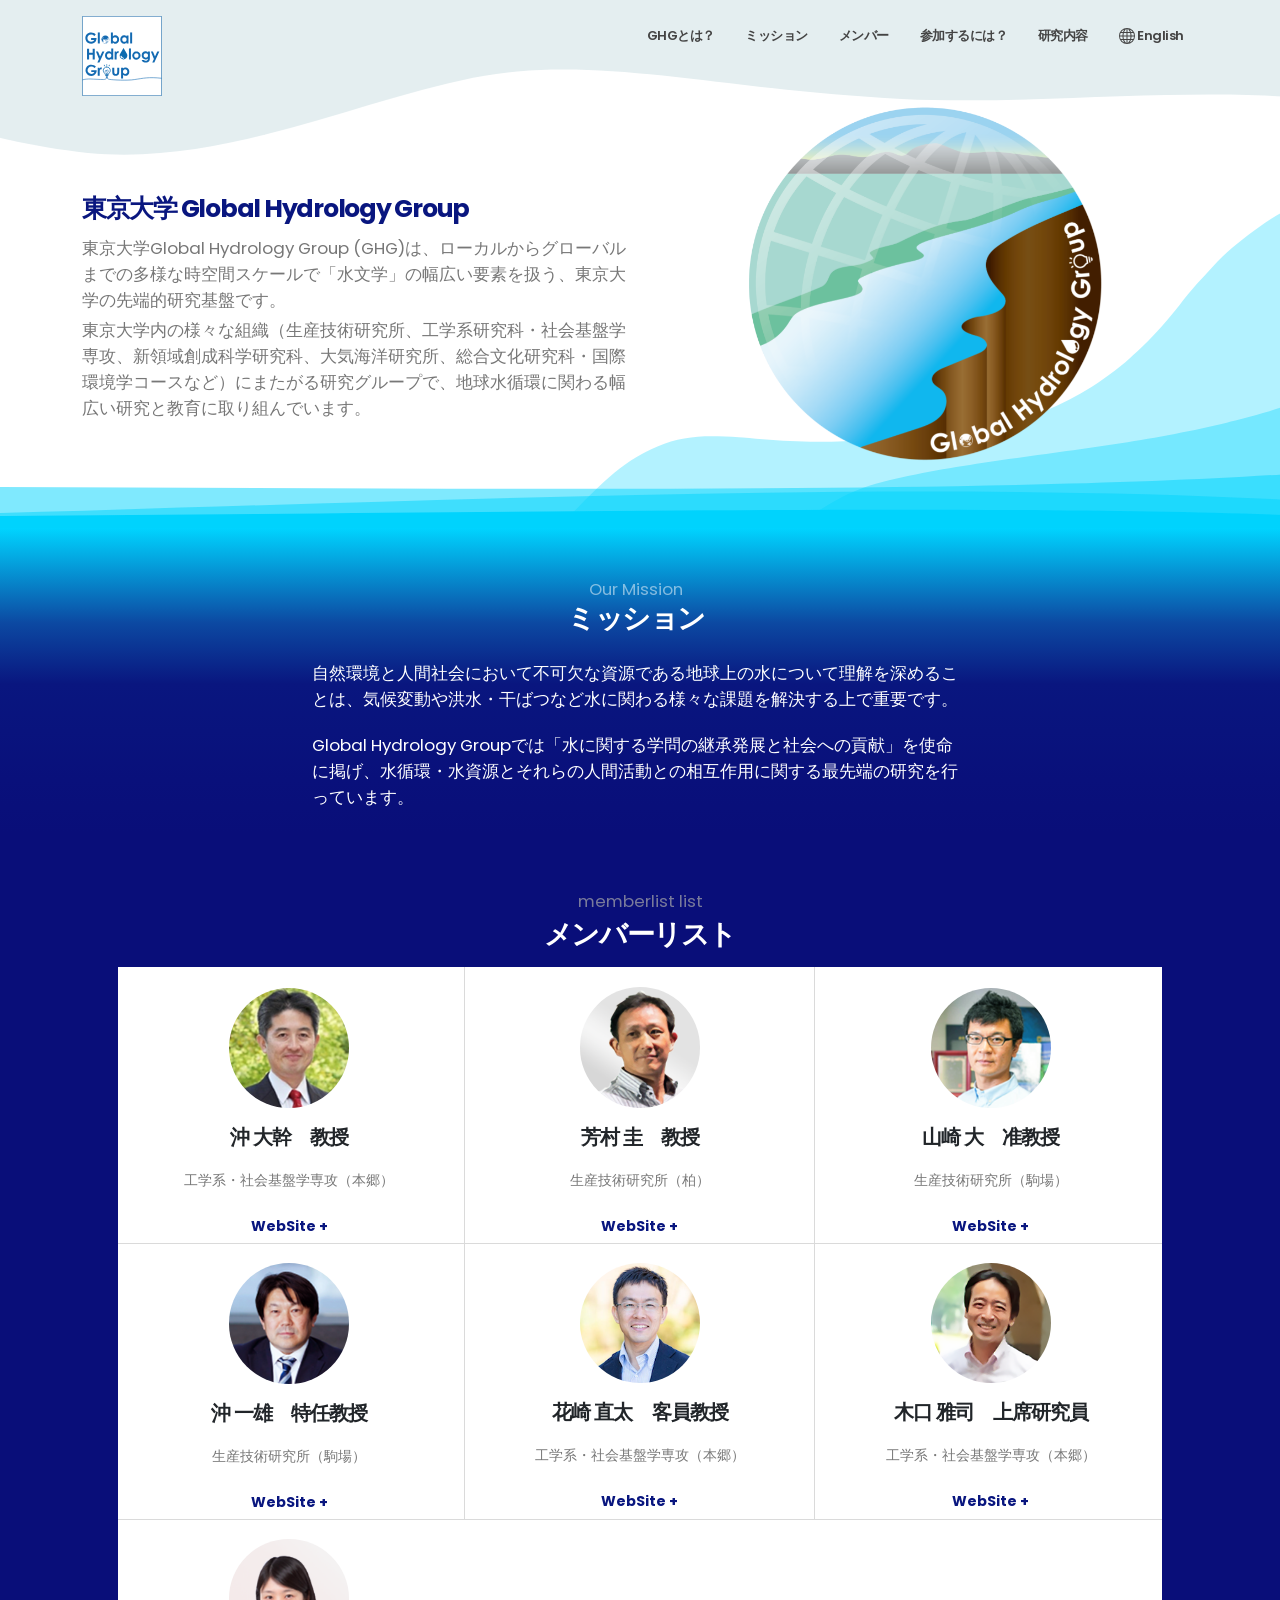
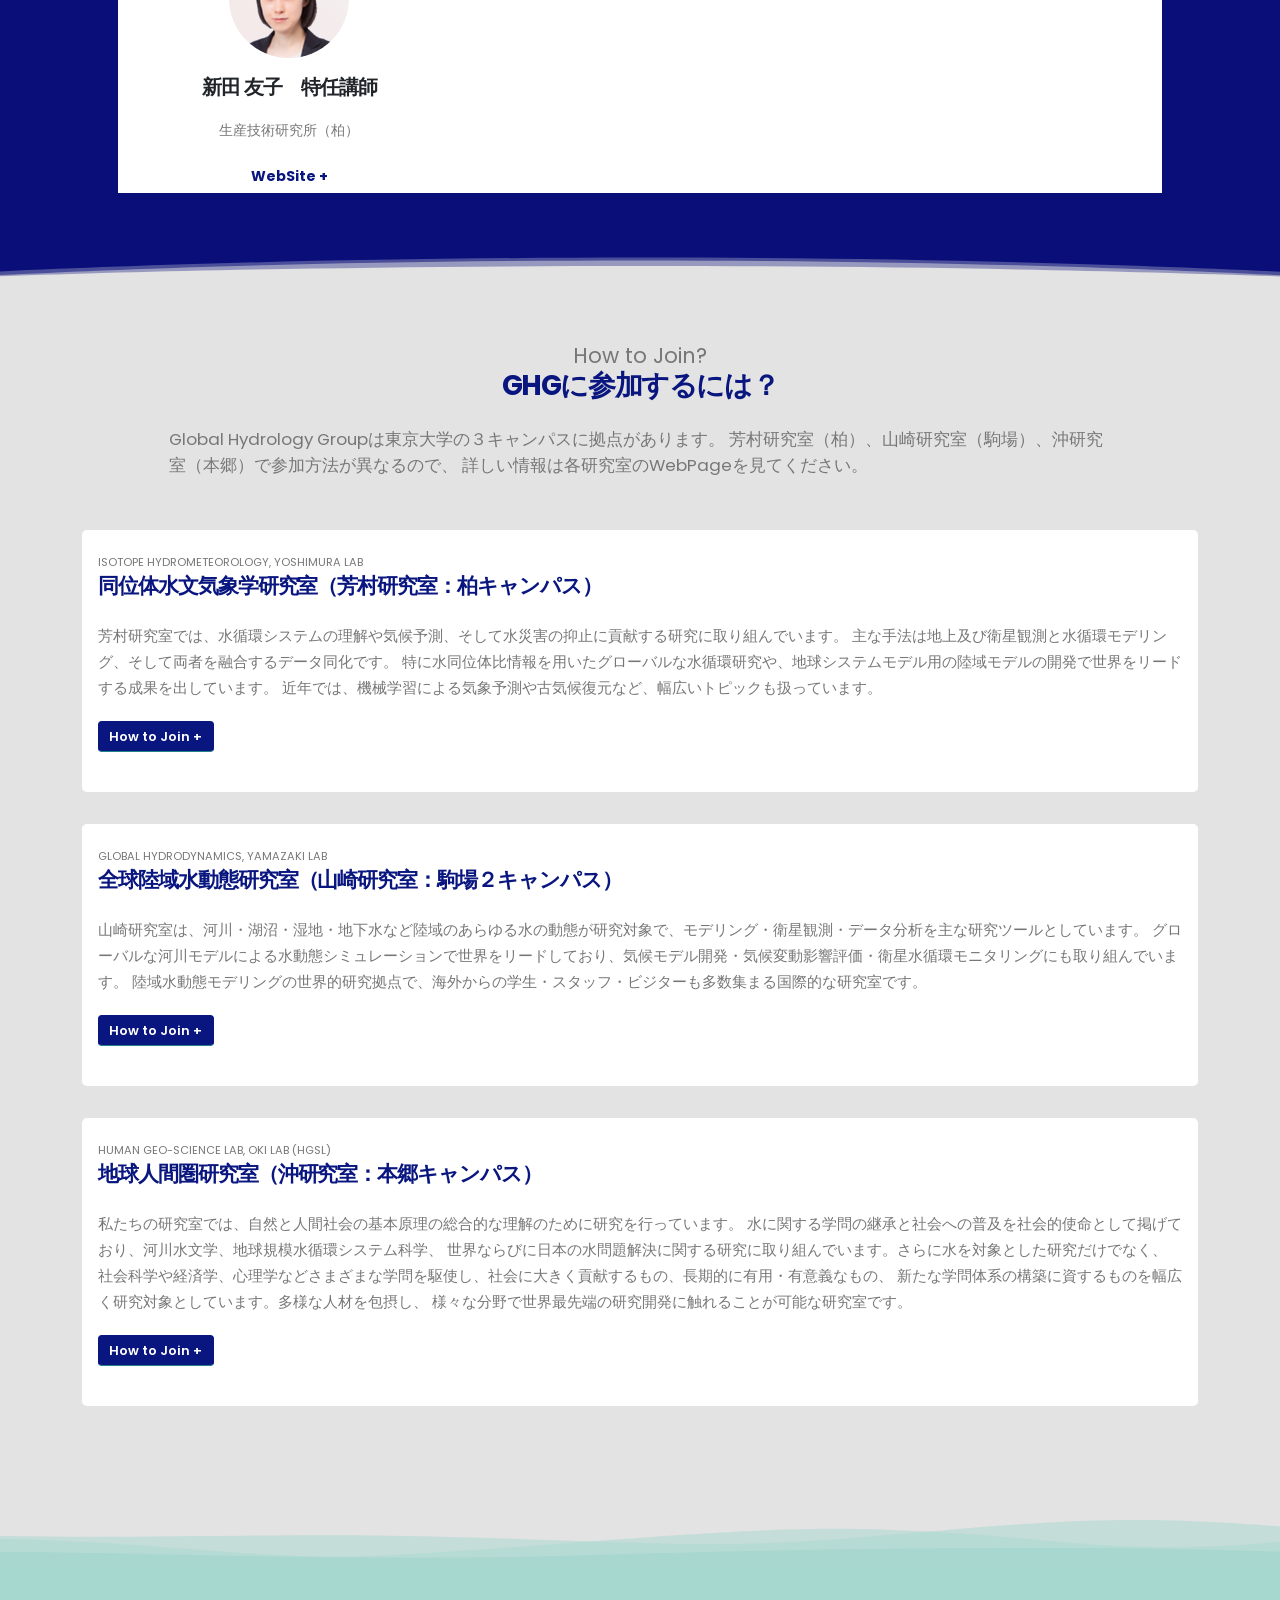
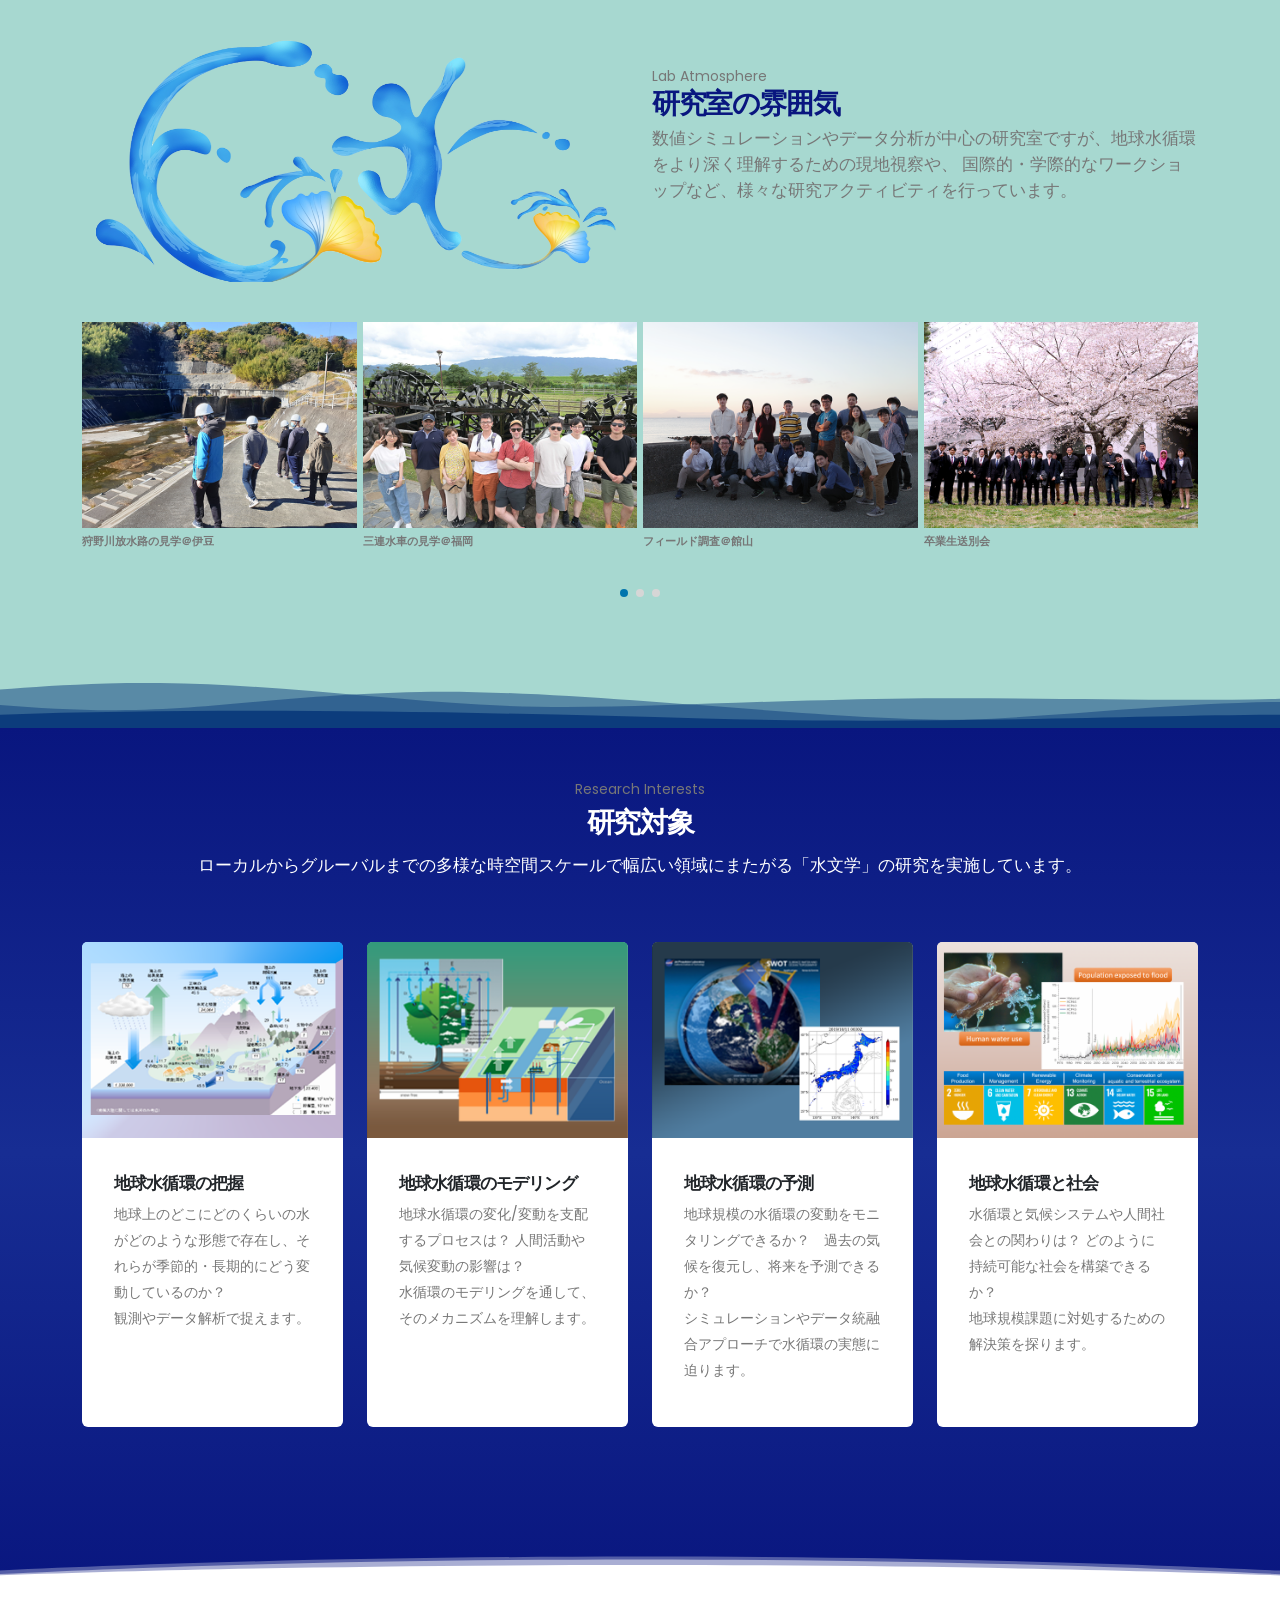
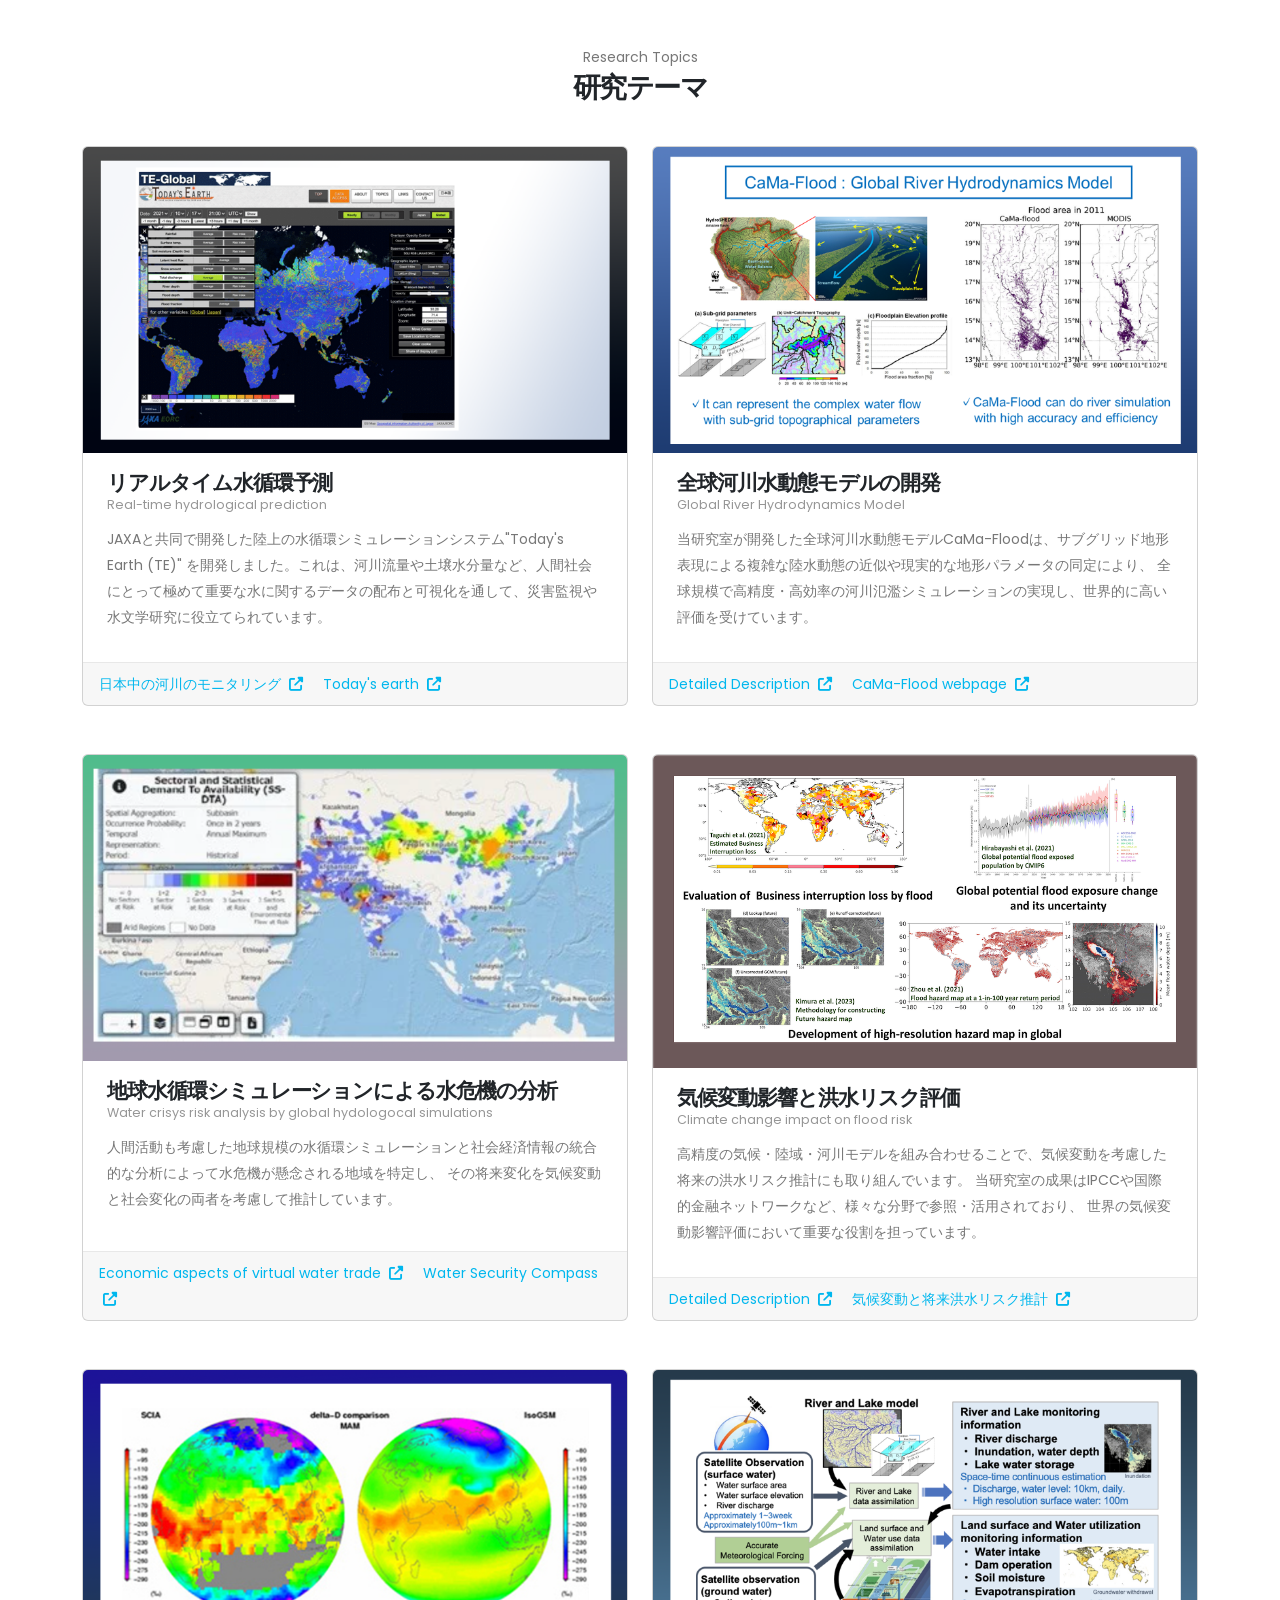
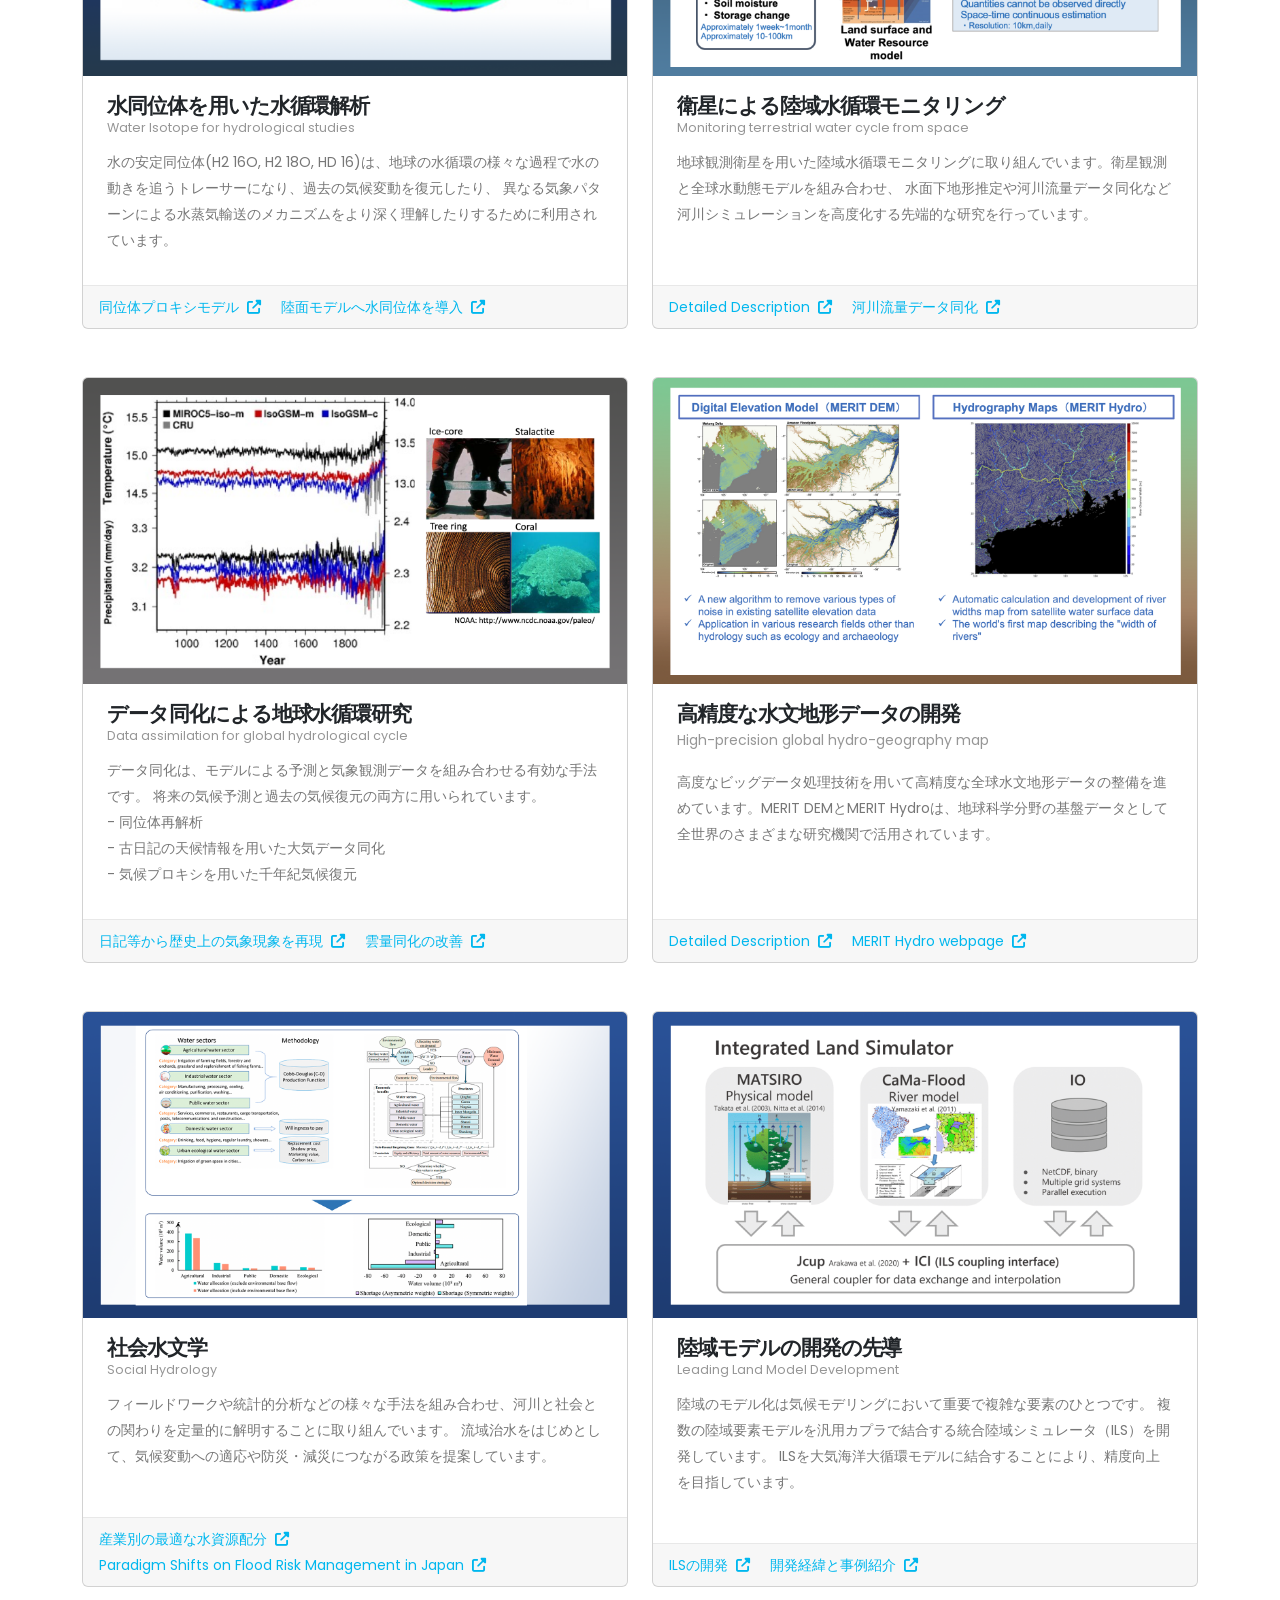
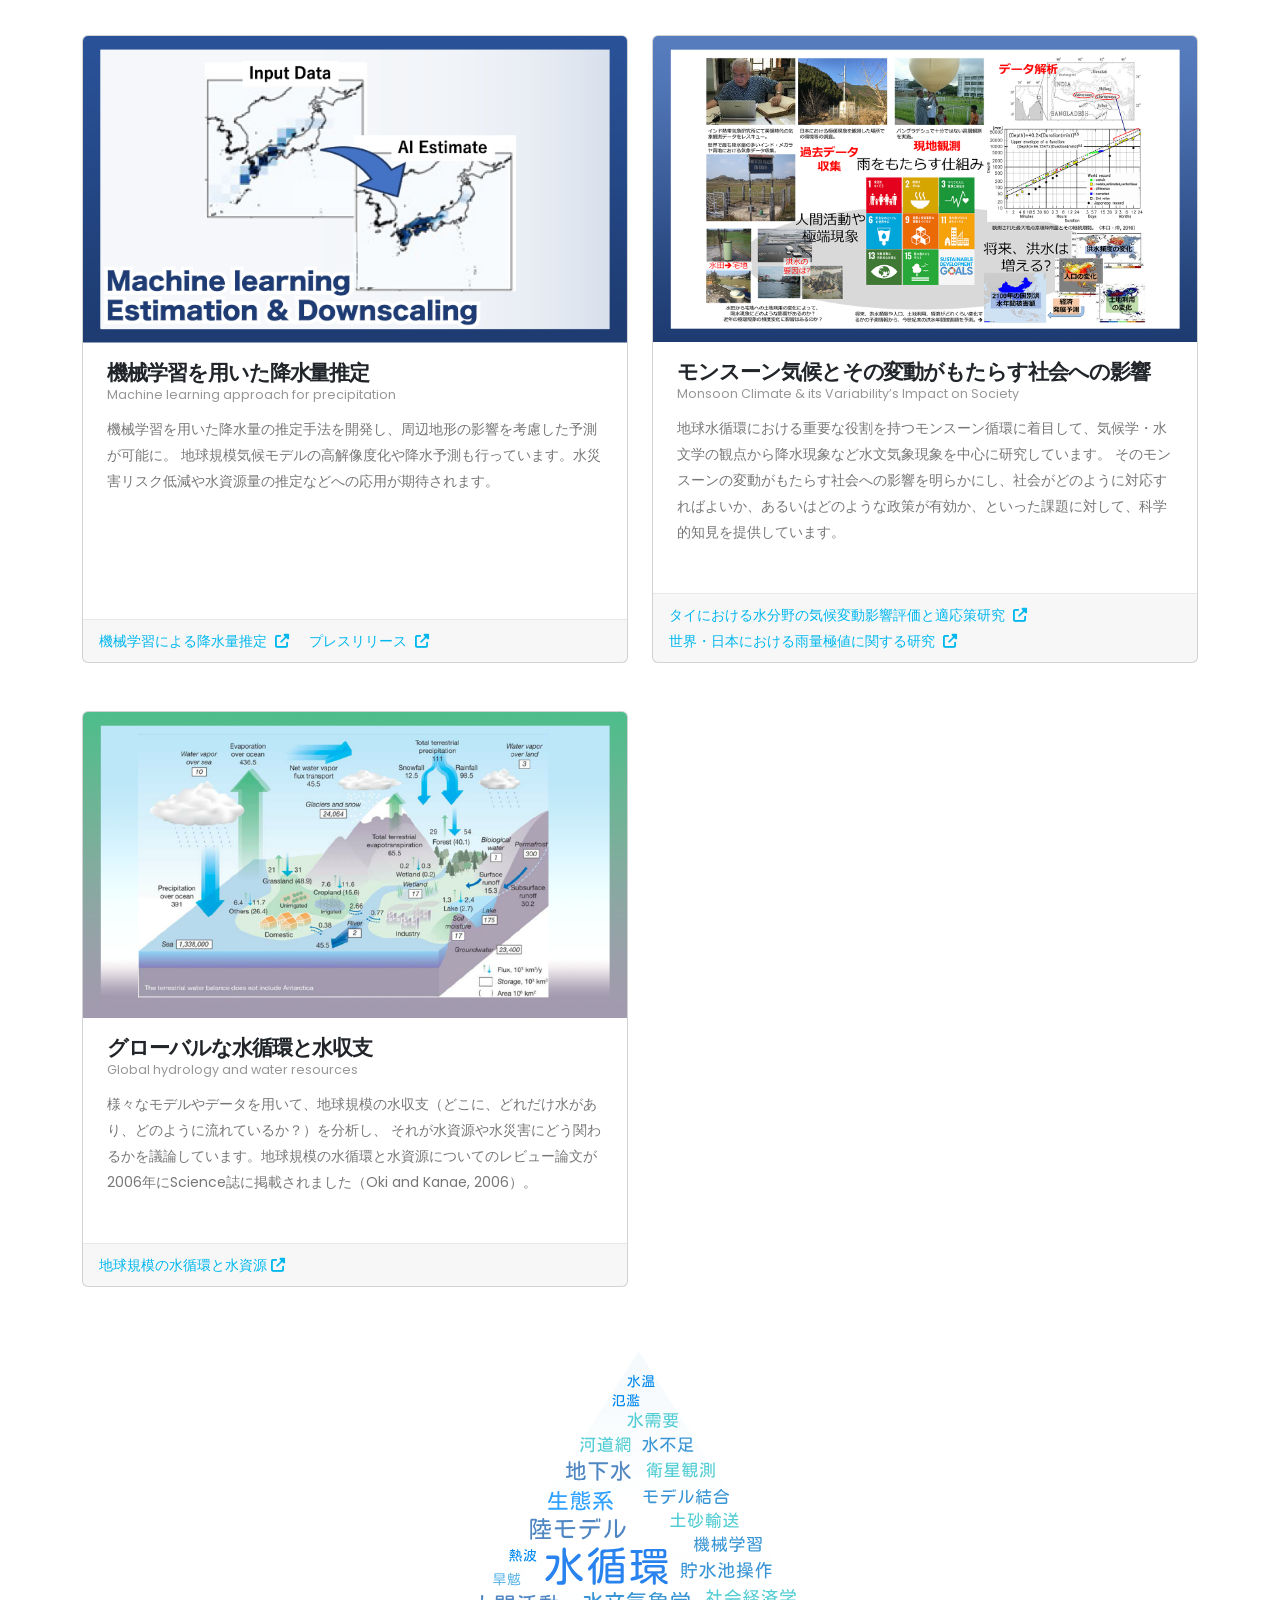
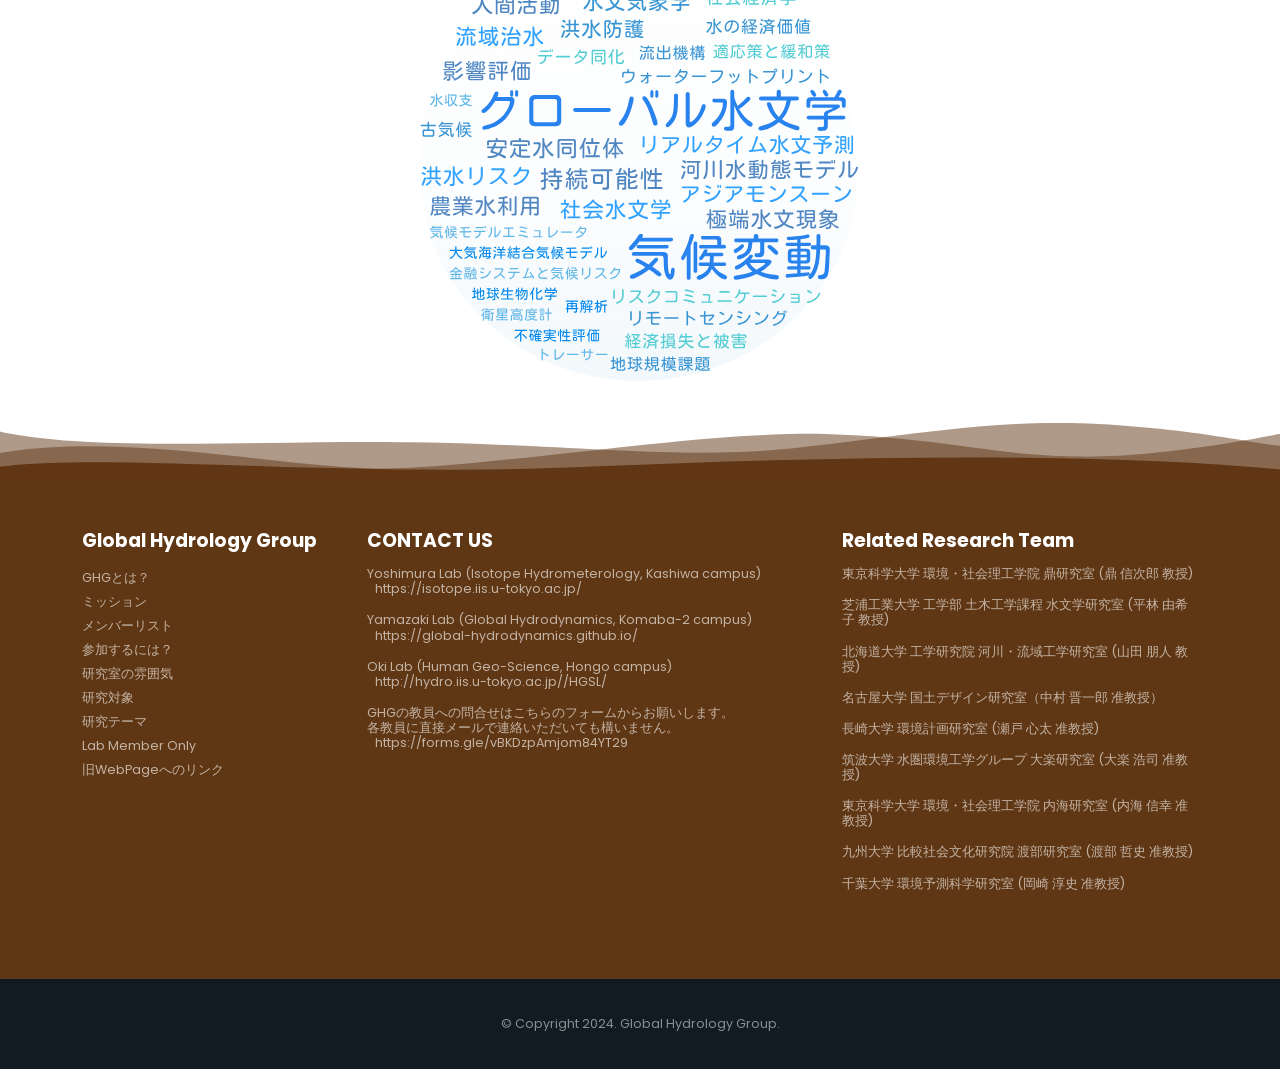
<file: ghg_web/index.html>
<!DOCTYPE html>
<html lang="ja" xmlns="http://www.w3.org/1999/html">
<head>
    <!-- Basic -->
    <meta charset="utf-8">
    <meta content="width=device-width, initial-scale=1" name="viewport">

    <title>東京大学 Global Hydrology Group</title>

    <meta content="東京大学, 水文学, Global, Hydrology, グローバル水文学, 沖研究室, 芳村研究室, 山崎研究室, Oki Lab, Yoshimura Lab, Yamazaki Lab"
          name="keywords"/>
    <meta content="東京大学グローバル水文学グループでは「水に関する学問の継承発展と社会への貢献」を使命に掲げ、水循環・水資源とそれらの人間活動との相互作用に関する最先端の研究を行っています。"
          name="description">
    <meta content="Global Hydrology Group" name="author">

    <!-- OGP（Open Graph Protocol） -->
    <meta content="東京大学 Global Hydrology Group" property="og:title"/>
    <meta content="website" property="og:type"/>
    <meta content="http://hydro.iis.u-tokyo.ac.jp/" property="og:url"/>
    <meta content="http://hydro.iis.u-tokyo.ac.jp/ghg_img/thumbnail_lg.png" property="og:image"/>
    <meta content="Global Hydrology Group" property="og:site_name"/>
    <meta content="東京大学グローバル水文学グループでは「水に関する学問の継承発展と社会への貢献」を使命に掲げ、水循環・水資源とそれらの人間活動との相互作用に関する最先端の研究を行っています。"
          property="og:description"/>
    <meta content="summary_large_image" name="twitter:card">

    <!-- robots -->
    <meta content="index, follow" name="robots">

    <!-- Favicon -->
    <link href="ghg_img/favicon.ico" rel="shortcut icon" type="image/x-icon"/>
    <link href="ghg_img/apple-touch-icon.png" rel="apple-touch-icon" sizes="180x180"/>

    <!-- Mobile Metas -->
    <meta content="width=device-width, initial-scale=1, minimum-scale=1.0, shrink-to-fit=no" name="viewport">

    <!-- Web Fonts  -->
    <link href="https://fonts.googleapis.com" rel="preconnect">
    <link crossorigin href="https://fonts.gstatic.com" rel="preconnect">
    <link href="https://fonts.googleapis.com/css?family=Poppins:300,400,500,600,700|Kosugi+Maru&display=swap"
          id="googleFonts"
          rel="stylesheet" type="text/css">

    <!-- Vendor CSS -->
    <link href="ghg_vendor/bootstrap/css/bootstrap.min.css" rel="stylesheet">
    <link href="ghg_vendor/fontawesome-free/css/all.min.css" rel="stylesheet">
    <link href="ghg_vendor/animate/animate.compat.css" rel="stylesheet">
    <link href="ghg_vendor/simple-line-icons/css/simple-line-icons.min.css" rel="stylesheet">
    <link href="ghg_vendor/owl.carousel/assets/owl.carousel.min.css" rel="stylesheet">
    <link href="ghg_vendor/owl.carousel/assets/owl.theme.default.min.css" rel="stylesheet">
    <link href="ghg_vendor/magnific-popup/magnific-popup.min.css" rel="stylesheet">

    <!-- Theme CSS -->
    <link href="ghg_css/theme.css" rel="stylesheet">
    <link href="ghg_css/theme-elements.css" rel="stylesheet">

    <!-- Style CSS -->
    <link href="ghg_css/style.css" rel="stylesheet">

    <!-- Skin CSS -->
    <link href="ghg_css/skins/skin-ghg.css" id="skinCSS" rel="stylesheet">

    <!-- Theme Custom CSS -->
    <link href="ghg_css/custom.css?20230321" rel="stylesheet">

    <!-- Head Libs -->
    <script src="ghg_vendor/modernizr/modernizr.min.js"></script>

</head>

<body class="loading-overlay-showing" data-loading-overlay data-plugin-options="{'hideDelay': 300, 'effect': 'pulse'}"
      id="home">

<div class="loading-overlay">
    <div class="bounce-loader">
        <div class="wrapper-pulse">
            <div class="cssload-pulse-loader"></div>
        </div>
    </div>
</div>

<div class="body shape-divider-GHG-Header">

    <!-- Header -->
    <header class="header-transparent header-effect-shrink appear-animation" data-appear-animation="fadeIn"
            data-appear-animation-delay="200"
            data-plugin-options="{'stickyEnabled': true, 'stickyEffect': 'shrink', 'stickyEnableOnBoxed': true, 'stickyEnableOnMobile': false, 'stickyChangeLogo': true, 'stickyStartAt': 100, 'stickyHeaderContainerHeight': 84}"
            id="header">

        <div class="header-body border-top-0 header-body-bottom-border">

            <div class="header-container container">
                <div class="header-row">
                    <div class="header-column">
                        <div class="header-row">
                            <div class="header-logo">
                                <a data-hash data-hash-offset="0" href="#home">
                                    <img alt="GHG LOGO" data-sticky-height="60" data-sticky-width="60" height="80"
                                         src="ghg_img/Logo_GHG_SQUARE.svg" width="80">
                                </a>
                            </div>
                        </div>
                    </div>

                    <!-- menu -->
                    <div class="header-column justify-content-end">
                        <div class="header-row">
                            <div class="header-nav header-nav-links">
                                <div class="header-nav-main header-nav-main-square header-nav-main-dropdown-no-borders header-nav-main-dropdown-arrow header-nav-main-effect-3 header-nav-main-sub-effect-1">
                                    <nav class="collapse">
                                        <ul class="nav nav-pills" id="mainNav">
                                            <li>
                                                <a class="dropdown-item" data-hash data-hash-offset="0"
                                                   href="#home">GHGとは？</a>
                                            </li>
                                            <li>
                                                <a class="dropdown-item" data-hash data-hash-offset="0"
                                                   data-hash-offset-lg="90"
                                                   href="#mission">ミッション</a>
                                            </li>
                                            <li>
                                                <a class="dropdown-item" data-hash data-hash-offset="0"
                                                   data-hash-offset-lg="90"
                                                   href="#memberlist">メンバー</a>
                                            </li>
                                            <li>
                                                <a class="dropdown-item" data-hash data-hash-offset="90"
                                                   href="#howtojoin">参加するには？</a>
                                            </li>
                                            <li class="dropdown">
                                                <a class="dropdown-item dropdown-toggle" data-hash data-hash-offset="90"
                                                   href="#lab-activities">研究内容</a>
                                                <ul class="dropdown-menu">
                                                    <li><a class="dropdown-item" data-hash data-hash-offset="90"
                                                           href="#lab-activities">研究室の雰囲気</a>
                                                    </li>
                                                    <li><a class="dropdown-item" data-hash data-hash-offset="90"
                                                           href="#research-interest">研究対象</a>
                                                    </li>
                                                    <li><a class="dropdown-item" data-hash data-hash-offset="90"
                                                           href="#research-topics">研究テーマ</a>
                                                    </li>
                                                </ul>
                                            </li>
                                            <li>
                                                <a class="dropdown-item" data-hash data-hash-offset="0"
                                                   href="index_en.html">
                                                    <svg class="bi bi-globe" fill="currentColor" height="16"
                                                         viewBox="0 0 16 16" width="16"
                                                         xmlns="http://www.w3.org/2000/svg">
                                                        <path d="M0 8a8 8 0 1 1 16 0A8 8 0 0 1 0 8zm7.5-6.923c-.67.204-1.335.82-1.887 1.855A7.97 7.97 0 0 0 5.145 4H7.5V1.077zM4.09 4a9.267 9.267 0 0 1 .64-1.539 6.7 6.7 0 0 1 .597-.933A7.025 7.025 0 0 0 2.255 4H4.09zm-.582 3.5c.03-.877.138-1.718.312-2.5H1.674a6.958 6.958 0 0 0-.656 2.5h2.49zM4.847 5a12.5 12.5 0 0 0-.338 2.5H7.5V5H4.847zM8.5 5v2.5h2.99a12.495 12.495 0 0 0-.337-2.5H8.5zM4.51 8.5a12.5 12.5 0 0 0 .337 2.5H7.5V8.5H4.51zm3.99 0V11h2.653c.187-.765.306-1.608.338-2.5H8.5zM5.145 12c.138.386.295.744.468 1.068.552 1.035 1.218 1.65 1.887 1.855V12H5.145zm.182 2.472a6.696 6.696 0 0 1-.597-.933A9.268 9.268 0 0 1 4.09 12H2.255a7.024 7.024 0 0 0 3.072 2.472zM3.82 11a13.652 13.652 0 0 1-.312-2.5h-2.49c.062.89.291 1.733.656 2.5H3.82zm6.853 3.472A7.024 7.024 0 0 0 13.745 12H11.91a9.27 9.27 0 0 1-.64 1.539 6.688 6.688 0 0 1-.597.933zM8.5 12v2.923c.67-.204 1.335-.82 1.887-1.855.173-.324.33-.682.468-1.068H8.5zm3.68-1h2.146c.365-.767.594-1.61.656-2.5h-2.49a13.65 13.65 0 0 1-.312 2.5zm2.802-3.5a6.959 6.959 0 0 0-.656-2.5H12.18c.174.782.282 1.623.312 2.5h2.49zM11.27 2.461c.247.464.462.98.64 1.539h1.835a7.024 7.024 0 0 0-3.072-2.472c.218.284.418.598.597.933zM10.855 4a7.966 7.966 0 0 0-.468-1.068C9.835 1.897 9.17 1.282 8.5 1.077V4h2.355z"/>
                                                    </svg>&nbsp;English
                                                </a>
                                            </li>
                                        </ul>
                                    </nav>
                                </div>
                                <button class="btn header-btn-collapse-nav" data-bs-target=".header-nav-main nav"
                                        data-bs-toggle="collapse">
                                    <i class="fas fa-bars"></i>
                                </button>
                            </div>
                        </div>
                    </div>
                </div>
            </div>
        </div>
    </header>

    <div class="main" role="main">

        <!-- Hero section -->
        <section class="section bg-white border-0 m-0 pt-5 pb-0 shape-divider-GHG-Oceanblue">
            <div class="container position-relative pt-5 pb-3" style="min-height: 480px;">
                <div class="row-cols-lg-auto">
                    <svg class="custom-svg-style-1" height="100%" viewBox="0 0 700 700" width="100%" x="0px" y="0px">
                        <style type="text/css">
                            .st0 {
                                opacity: 0.298;
                                fill: #00D4FF;
                                enable-background: new;
                            }

                            .st1 {
                                display: none;
                                opacity: 0.298;
                                fill: #00D4FF;
                                enable-background: new;
                            }

                            .st2 {
                                opacity: 0.35;
                                fill: #00D4FF;
                                enable-background: new;
                            }

                            .st3 {
                                display: none;
                                opacity: 0.3;
                                fill: #00D4FF;
                                enable-background: new;
                            }
                        </style>
                        <g>
                            <path class="st0"
                                  d="M2629.1,38.1c8.3,66.4-1252.6-60.8-1602.2,330.6C866.5,609.1,678.2,598.3,514.7,607.6c-164,9.3-222.2-39.6-327,34.5c-121.7,86-448.2,461.2-448.2,461.2h2606.1L2629.1,38.1z"
                                  id="shape_one_start"/>
                            <path class="st1"
                                  d="M2717.4,38.1c8.3,66.4-1058.5-130-1408.1,261.4C1148.9,539.8,960.6,529,797.1,538.3c-164,9.3-222.2-39.6-327,34.5c-121.7,86-378.7,530.5-378.7,530.5h2342.4L2717.4,38.1z"
                                  id="shape_one_end"/>
                            <path class="st2"
                                  d="M2717.4,148.5c0,0-775.1,133.1-907.2,174.9c-198.6,62.9-359.8,140.9-506.2,183.8c-146.5,42.9-441.4,55.4-583.5,103.4s-430.9,493-430.9,493h2144.3L2717.4,148.5z"
                                  id="shape_two_start"/>
                            <path class="st3"
                                  d="M2706,286.4c0,0-1047.3,133.1-1179.4,174.9c-198.6,62.9-359.8,140.9-506.2,183.8C873.9,688,579,700.5,436.9,748.5s-327.6,355.1-327.6,355.1h2416.5L2706,286.4z"
                                  id="shape_two_end"/>
                        </g>
                    </svg>
                </div>

                <div class="row align-items-center pt-1 pb-0 p-relative z-index-10">

                    <div class="col-lg-6 pt-3 pt-lg-0 mt-5 mt-lg-0 mb-5 mb-lg-0">

                        <h1 class="text-color-tertiary font-weight-bold text-6 mt-md-5 mb-1 appear-animation"
                            data-appear-animation="fadeInUpShorter" data-appear-animation-delay="300">東京大学 <span
                                class="rtn">Global Hydrology Group</span></h1>

                        <div class="appear-animation"
                             data-appear-animation="fadeInUpShorter" data-appear-animation-delay="450">
                            <p class="custom-text-color-grey-1 text-4 mb-1">
                                東京大学Global Hydrology Group
                                (GHG)は、ローカルからグローバルまでの多様な時空間スケールで「水文学」の幅広い要素を扱う、東京大学の先端的研究基盤です。
                            </p>
                            <p class="custom-text-color-grey-1 text-4 mb-1">
                                東京大学内の様々な組織（生産技術研究所、工学系研究科・社会基盤学専攻、新領域創成科学研究科、大気海洋研究所、総合文化研究科・国際環境学コースなど）にまたがる研究グループで、地球水循環に関わる幅広い研究と教育に取り組んでいます。
                            </p>
                        </div>
                    </div>
                    <div class="col-lg-6 text-center mt-1 appear-animation" data-appear-animation="fadeInRightShorter"
                         data-appear-animation-delay="550">
                        <img class="img-fluid position-relative z-index-1 appear-animation"
                             data-appear-animation="fadeIn" data-appear-animation-delay="600"
                             height="360"
                             src="ghg_img/Logo_GHG_CIRCLE.png" width="360"/>
                    </div>
                </div>
            </div>
        </section>

        <!-- Mission section -->
        <section class="section m-0 p-0 bg-gradation-blue" id="mission">
            <div class="container pt-5 pb-1 my-0">
                <div class="row justify-content-center">
                    <div class="col-lg-7 ps-lg-1">
                        <div class="text-center appear-animation"
                             data-appear-animation="fadeInUpShorter" data-appear-animation-delay="300">
                            <span class="d-block text-color-light text-4 pb-0 mb-0 opacity-5">Our Mission</span>
                            <h2 class="text-color-light font-weight-bold line-height-2 text-7 mb-4">ミッション</h2>
                        </div>
                        <div class="appear-animation"
                             data-appear-animation="fadeInUpShorter" data-appear-animation-delay="450">
                            <p class="text-4 text-color-white mb-3 pb-1">
                                自然環境と人間社会において不可欠な資源である地球上の水について理解を深めることは、気候変動や洪水・干ばつなど水に関わる様々な課題を解決する上で重要です。</p>
                            <p class="text-4 text-color-white mb-3 pb-1">
                                Global Hydrology
                                Groupでは「水に関する学問の継承発展と社会への貢献」を使命に掲げ、水循環・水資源とそれらの人間活動との相互作用に関する最先端の研究を行っています。</p>
                        </div>
                    </div>
                </div>
            </div>
        </section>


        <!-- Member section -->
        <section class="section bg-color-blue border-0 m-0 shape-divider-GHG-Horizon-Gray" id="memberlist">
            <div class="container py-1 mb-5 px-lg-5">
                <div class="row">
                    <div class="col text-center appear-animation"
                         data-appear-animation="fadeInUpShorter" data-appear-animation-delay="300">
                        <span class="d-block text-color-grey-lighten text-4 mb-1 opacity-7">memberlist list</span>
                        <h2 class="font-weight-bold line-height-2 text-7 mb-3 text-color-white">メンバーリスト</h2>
                    </div>
                </div>

                <div class="content-grid bg-white px-2 appear-animation"
                     data-appear-animation="fadeInUpShorter" data-appear-animation-delay="600">

                    <div class="row content-grid-row text-center">

                        <!-- Oki Taikan -->
                        <div class="content-grid-item flex-column p-1 memberlist-item">
                            <img alt="沖 大幹　教授" class="img-fluid mb-3 mt-3 rounded-circle"
                                 height="120" src="ghg_img/member/Pic_01.png" width="120"/>
                            <h4 class="text-color-dark font-weight-semibold mb-3">沖 大幹<span class="rtn">　教授</span>
                            </h4>
                            <p>工学系・社会基盤学専攻（本郷）</p>
                            <a class="text-color-tertiary font-weight-bold"
                               href="http://hydro.iis.u-tokyo.ac.jp/HGSL" target="_blank">WebSite +</a>
                        </div>

                        <!-- Kei Yoshimura -->
                        <div class="content-grid-item flex-column p-1 memberlist-item">
                            <img alt="芳村 圭 教授" class="img-fluid mb-3 mt-3 rounded-circle"
                                 height="120" src="ghg_img/member/Pic_02.png" width="120"/>
                            <h4 class="text-color-dark font-weight-semibold mb-3">芳村 圭<span class="rtn">　教授</span>
                            </h4>
                            <p>生産技術研究所（柏）</p>
                            <a class="text-color-tertiary font-weight-bold"
                               href="https://isotope.iis.u-tokyo.ac.jp/" target="_blank">WebSite +</a>
                        </div>

                        <!-- Dai Yamazaki -->
                        <div class="content-grid-item flex-column p-1 memberlist-item">
                            <img alt="山崎 大　准教授" class="img-fluid mb-3 mt-3 rounded-circle"
                                 height="120" src="ghg_img/member/Pic_03.png" width="120"/>
                            <h4 class="text-color-dark font-weight-semibold mb-3">山崎 大<span
                                    class="rtn">　准教授</span></h4>
                            <p>生産技術研究所（駒場）</p>
                            <a class="text-color-tertiary font-weight-bold"
                               href="https://global-hydrodynamics.github.io/" target="_blank">WebSite +</a>
                        </div>

                        <!-- Oki Kazuo -->
                        <div class="content-grid-item flex-column p-1 memberlist-item">
                            <img alt="沖 一雄　特任教授" class="img-fluid mb-3 mt-3 rounded-circle"
                                 height="120" src="ghg_img/member/Pic_04.png" width="120"/>
                            <h4 class="text-color-dark font-weight-semibold mb-3">沖 一雄<span
                                    class="rtn">　特任教授</span></h4>
                            <p>生産技術研究所（駒場）</p>
                            <a class="text-color-tertiary font-weight-bold"
                               href="https://park.itc.u-tokyo.ac.jp/iis-okikazuo/index.html" target="_blank">WebSite
                                +</a>
                        </div>

                        <!-- Hanasaki Naota -->
                        <div class="content-grid-item flex-column p-1 memberlist-item">
                            <img alt="花崎 直太 客員教授" class="img-fluid mb-3 mt-3 rounded-circle"
                                 height="120" src="ghg_img/member/Pic_hanasaki.png" width="120"/>
                            <h4 class="text-color-dark font-weight-semibold mb-3">花崎 直太<span
                                    class="rtn">　客員教授</span></h4>
                            <p>工学系・社会基盤学専攻（本郷）</p>
                            <a class="text-color-tertiary font-weight-bold"
                               href="https://sites.google.com/site/naotahanasaki/" target="_blank">WebSite +</a>
                        </div>

                        <!-- Masashi Kiguch -->
                        <div class="content-grid-item flex-column p-1 memberlist-item">
                            <img alt="木口 雅司　上席研究員" class="img-fluid mb-3 mt-3 rounded-circle"
                                 height="120" src="ghg_img/member/Pic_05.png" width="120"/>
                            <h4 class="text-color-dark font-weight-semibold mb-3">木口 雅司<span
                                    class="rtn">　上席研究員</span></h4>
                            <p>工学系・社会基盤学専攻（本郷）</p>
                            <a class="text-color-tertiary font-weight-bold"
                               href="http://www.kiguchi.yukishigure.com" target="_blank">WebSite +</a>
                        </div>

                        <!-- Takao Yoshikane -->
                        <!--
                        <div class="content-grid-item flex-column p-1 memberlist-item">
                            <img alt="吉兼 隆生　特任准教授" class="img-fluid mb-3 mt-3 rounded-circle"
                                 height="120" src="ghg_img/member/Pic_06.png" width="120"/>
                            <h4 class="text-color-dark font-weight-semibold mb-3">吉兼 隆生<span
                                    class="rtn">　特任准教授</span></h4>
                            <p>生産技術研究所（柏）</p>
                            <p>&nbsp;</p>
                        </div>
                        -->

                        <!-- Hyungjun Kim -->
                        <!--
                        <div class="content-grid-item flex-column p-1 memberlist-item">
                            <img alt="金 炯俊　特任准教授" class="img-fluid mb-3 mt-3 rounded-circle"
                                 height="120" src="ghg_img/member/Pic_07.png" width="120"/>
                            <h4 class="text-color-dark font-weight-semibold mb-3">金 炯俊<span
                                    class="rtn">　特任准教授</span></h4>
                            <p>生産技術研究所（駒場）</p>
                            <p>&nbsp;</p>
                        </div>
                        -->

                        <!-- Tomoko Nitta -->
                        <div class="content-grid-item flex-column p-1 memberlist-item">
                            <img alt="新田 友子　特任講師" class="img-fluid mb-3 mt-3 rounded-circle"
                                 height="120" src="ghg_img/member/Pic_08.png" width="120"/>
                            <h4 class="text-color-dark font-weight-semibold mb-3">新田 友子<span
                                    class="rtn">　特任講師</span></h4>
                            <p>生産技術研究所（柏）</p>
                            <a class="text-color-tertiary font-weight-bold"
                               href="https://sites.google.com/g.ecc.u-tokyo.ac.jp/tomoko-nitta/home" target="_blank">WebSite +</a>
                        </div>

                    </div>
                </div>
            </div>
        </section>

        <!-- How to join? section -->
        <section
                class="section section-height-4 bg-color-grey-scale-3 position-relative border-0 pt-5 m-0 shape-divider-Wave-Green"
                id="howtojoin">
            <div class="container">
                <div class="row justify-content-center mb-3">
                    <div class="col-md-8 col-lg-6 text-center overflow-hidden appear-animation"
                         data-appear-animation="fadeInUpShorter" data-appear-animation-delay="300">
                        <div class="mb-0">
                            <p class="text-5 custom-text-color-grey-2 mb-0">How to Join?</p>
                        </div>
                        <div class="mb-2">
                            <h2 class="font-weight-bold text-color-tertiary text-7 line-height-2 mb-0">
                                GHGに参加するには？</h2>
                        </div>
                    </div>
                </div>
                <div class="row justify-content-center overflow-hidden mb-3 appear-animation"
                     data-appear-animation="fadeInUpShorter" data-appear-animation-delay="450">
                    <div class="col-lg-10 ps-lg-1">
                        <p class="text-4">Global Hydrology Groupは東京大学の３キャンパスに拠点があります。
                            芳村研究室（柏）、山崎研究室（駒場）、沖研究室（本郷）で参加方法が異なるので、
                            詳しい情報は各研究室のWebPageを見てください。</p>
                    </div>
                </div>

            </div>
            <div class="container">
                <div class="row py-3 gy-5 gy-lg-0">
                    <div class="col">

                        <!-- Yoshimura Lab -->
                        <div class="row mb-3 appear-animation"
                             data-appear-animation="fadeInUpShorter" data-appear-animation-delay="450">
                            <div class="col-lg-12 col-md-12 col-sm-12 mb-3">
                                <div class="d-flex flex-wrap bg-light custom-link-hover-effects custom-instructor-details rounded mb-3 h-100">
                                    <div class="col-md-12 p-3">

                                        <div class="d-md-flex mb-4">
                                            <div class="ps-md-0 mb-3 mb-md-0">
                                                <div class="d-flex flex-row align-items-center h-100">
                                                    <div class="p-0">
                                                        <p class="mb-0 text-1 text-uppercase p-relative top-3">Isotope
                                                            Hydrometeorology, Yoshimura Lab</p>
                                                        <h4 class="mb-0 text-color-tertiary text-5">同位体水文気象学研究室<span
                                                                class="rtn">（芳村研究室：柏キャンパス）</span></h4>
                                                    </div>
                                                </div>
                                            </div>
                                        </div>
                                        <div>
                                            <p class="text-3-5">
                                                芳村研究室では、水循環システムの理解や気候予測、そして水災害の抑止に貢献する研究に取り組んでいます。
                                                主な手法は地上及び衛星観測と水循環モデリング、そして両者を融合するデータ同化です。
                                                特に水同位体比情報を用いたグローバルな水循環研究や、地球システムモデル用の陸域モデルの開発で世界をリードする成果を出しています。
                                                近年では、機械学習による気象予測や古気候復元など、幅広いトピックも扱っています。</p>
                                        </div>
                                        <div class="mb-2">
                                            <a class="btn btn-tertiary btn-sm"
                                               href="https://isotope.iis.u-tokyo.ac.jp/index.php?id=7">How to Join +</a>
                                        </div>
                                    </div>
                                </div>
                            </div>
                        </div>

                        <!-- Yamazaki Lab -->
                        <div class="row mb-3 appear-animation"
                             data-appear-animation="fadeInUpShorter" data-appear-animation-delay="600">
                            <div class="col-lg-12 col-md-12 col-sm-12 mb-3">
                                <div class="d-flex flex-wrap bg-light custom-link-hover-effects custom-instructor-details rounded mb-3 h-100">
                                    <div class="col-md-12 p-3">

                                        <div class="d-md-flex mb-4">
                                            <div class="ps-md-0 mb-3 mb-md-0">
                                                <div class="d-flex flex-row align-items-center h-100">
                                                    <div class="p-0">
                                                        <p class="mb-0 text-1 text-uppercase p-relative top-3">Global
                                                            Hydrodynamics, Yamazaki Lab</p>
                                                        <h4 class="mb-0 text-color-tertiary text-5">
                                                            全球陸域水動態研究室<span
                                                                class="rtn">（山崎研究室：駒場２キャンパス）</span></h4>
                                                    </div>
                                                </div>
                                            </div>
                                        </div>
                                        <div>
                                            <p class="text-3-5">
                                                山崎研究室は、河川・湖沼・湿地・地下水など陸域のあらゆる水の動態が研究対象で、モデリング・衛星観測・データ分析を主な研究ツールとしています。
                                                グローバルな河川モデルによる水動態シミュレーションで世界をリードしており、気候モデル開発・気候変動影響評価・衛星水循環モニタリングにも取り組んでいます。
                                                陸域水動態モデリングの世界的研究拠点で、海外からの学生・スタッフ・ビジターも多数集まる国際的な研究室です。</p>
                                        </div>
                                        <div class="mb-2">
                                            <a class="btn btn-tertiary btn-sm"
                                               href="https://global-hydrodynamics.github.io/team/" target="_blank">How
                                                to Join +</a>
                                        </div>
                                    </div>
                                </div>
                            </div>
                        </div>

                        <!-- Oki Lab -->
                        <div class="row mb-3 appear-animation"
                             data-appear-animation="fadeInUpShorter" data-appear-animation-delay="300">

                            <div class="col-lg-12 col-md-12 col-sm-12 mb-3">
                                <div class="d-flex flex-wrap bg-light custom-link-hover-effects custom-instructor-details rounded mb-3 h-100">
                                    <div class="col-md-12 p-3">
                                        <div class="d-md-flex mb-4">
                                            <div class="ps-md-0 mb-3 mb-md-0">
                                                <div class="d-flex flex-row align-items-center h-100">
                                                    <div class="p-0">
                                                        <p class="mb-0 text-1 text-uppercase p-relative top-3">Human
                                                            Geo-Science Lab, Oki Lab (HGSL)</p>
                                                        <h4 class="mb-0 text-color-tertiary text-5">
                                                            地球人間圏研究室<span
                                                                class="rtn">（沖研究室：本郷キャンパス）</span></h4>
                                                    </div>
                                                </div>
                                            </div>
                                        </div>
                                        <div>
                                            <p class="text-3-5">
                                                私たちの研究室では、自然と人間社会の基本原理の総合的な理解のために研究を行っています。
                                                水に関する学問の継承と社会への普及を社会的使命として掲げており、河川水文学、地球規模水循環システム科学、
                                                世界ならびに日本の水問題解決に関する研究に取り組んでいます。さらに水を対象とした研究だけでなく、
                                                社会科学や経済学、心理学などさまざまな学問を駆使し、社会に大きく貢献するもの、長期的に有用・有意義なもの、
                                                新たな学問体系の構築に資するものを幅広く研究対象としています。多様な人材を包摂し、
                                                様々な分野で世界最先端の研究開発に触れることが可能な研究室です。
                                            </p>
                                        </div>
                                        <div class="mb-2">
                                            <a class="btn btn-tertiary btn-sm"
                                               href="http://hydro.iis.u-tokyo.ac.jp/HGSL/join.html"
                                               target="_blank">How to Join +</a>
                                        </div>
                                    </div>
                                </div>
                            </div>
                        </div>

                    </div>
                </div>
            </div>

        </section>

        <!-- Lab Atmosphere section-->
        <section class="section border-0 m-0 bg-color-green shape-divider-Wave-Blue" id="lab-activities">

            <div class="container">
                <div class="row mb-lg-3 d-flex align-items-center">
                    <div class="col-lg-6 mb-5 mb-lg-0">
                        <img class="img-fluid position-relative z-index-1" src="ghg_img/Logo_GHG_Yuheng.png"/>
                    </div>

                    <div class="col-lg-6">
                        <div class="overflow-hidden">
                            <span class="d-block line-height-1 mb-0 text-center text-lg-start">Lab Atmosphere</span>
                        </div>
                        <div class="overflow-hidden">
                            <h2 class="font-weight-bold text-color-tertiary text-7 mb-0 text-center text-lg-start">
                                研究室の雰囲気</h2>
                        </div>
                        <div class="overflow-hidden">
                            <p class="text-4 font-weight-normal mb-5">
                                数値シミュレーションやデータ分析が中心の研究室ですが、地球水循環をより深く理解するための現地視察や、
                                国際的・学際的なワークショップなど、様々な研究アクティビティを行っています。</p>
                        </div>
                    </div>
                </div>

                <div class="row mb-5">
                    <div class="owl-carousel owl-theme"
                         data-plugin-options="{'autoHeight': true,'items': 4,'center': false, 'loop': true, 'margin': 6, 'autoplay': true, 'autoplayTimeout': 3000}">
                        <div>
                            <img alt="狩野川放水路の見学＠伊豆" class="img-fluid" src="ghg_img/lab-activities/No.2.png">
                            <p class="text-2"><strong
                                    class="font-weight-semibold text-2 mb-1">狩野川放水路の見学＠伊豆</strong></p>
                        </div>
                        <div>
                            <img alt="三連水車の見学＠福岡" class="img-fluid" src="ghg_img/lab-activities/No.3.png">
                            <p class="text-2"><strong
                                    class="font-weight-semibold text-2 mb-1">三連水車の見学＠福岡</strong></p>
                        </div>
                        <div>
                            <img alt="フィールド調査＠館山" class="img-fluid" src="ghg_img/lab-activities/No.4.png">
                            <p class="text-2"><strong class="font-weight-semibold text-2 mb-1">フィールド調査＠館山</strong>
                            </p>
                        </div>
                        <div>
                            <img alt="卒業生送別会" class="img-fluid" src="ghg_img/lab-activities/No.5.png">
                            <p class="text-2"><strong class="font-weight-semibold text-2 mb-1">卒業生送別会</strong></p>
                        </div>
                        <div>
                            <img alt="海外大教授を招いたセミナー" class="img-fluid" src="ghg_img/lab-activities/No.6.png">
                            <p class="text-2"><strong
                                    class="font-weight-semibold text-2 mb-1">海外大教授を招いたセミナー</strong></p>
                        </div>
                        <div>
                            <img alt="国際学会での発表" class="img-fluid" src="ghg_img/lab-activities/No.7.png">
                            <p class="text-2"><strong class="font-weight-semibold text-2 mb-1">国際学会での発表</strong>
                            </p>
                        </div>
                        <div>
                            <img alt="駒場祭での展示" class="img-fluid" src="ghg_img/lab-activities/No.8.png">
                            <p class="text-2"><strong class="font-weight-semibold text-2 mb-1">駒場祭での展示</strong></p>
                        </div>
                        <div>
                            <img alt="デジタル地球儀@柏キャンパス公開" class="img-fluid" src="ghg_img/lab-activities/No.9.png">
                            <p class="text-2"><strong
                                    class="font-weight-semibold text-2 mb-1">デジタル地球儀@柏キャンパス公開</strong></p>
                        </div>
                        <div>
                            <img alt="駒場での研究風景" class="img-fluid" src="ghg_img/lab-activities/No.10.png">
                            <p class="text-2"><strong class="font-weight-semibold text-2 mb-1">駒場での研究風景</strong>
                            </p>
                        </div>
                        <div>
                            <img alt="明水会（OB/OGの集い）" class="img-fluid" src="ghg_img/lab-activities/No.11.png">
                            <p class="text-2"><strong
                                    class="font-weight-semibold text-2 mb-1">明水会（OB/OGの集い）</strong></p>
                        </div>
                        <div>
                            <img alt="神戸大学と合同ワークショップ" class="img-fluid" src="ghg_img/lab-activities/No.1.png">
                            <p class="text-2"><strong
                                    class="font-weight-semibold text-2 mb-1">神戸大学と合同ワークショップ</strong></p>
                        </div>
                    </div>
                </div>
            </div>
        </section>

        <!-- Research Interests section-->
        <section
                class="section section-height-4 bg-gradation-blue2 position-relative border-0 pt-5 m-0 shape-divider-GHG-Horizon-White"
                id="research-interest">
            <div class="container position-relative z-index-1">

                <div class="row justify-content-center mb-3 appear-animation"
                     data-appear-animation="fadeInUpShorter" data-appear-animation-delay="300">
                    <div class="col-md-8 col-lg-8 col-xl-12 text-center">
                        <div class="overflow-hidden">
                            <span class="d-block">Research Interests</span>
                        </div>
                        <div class="overflow-hidden mb-2">
                            <h2 class="font-weight-bold text-color-light text-7 mb-0">研究対象</h2>
                        </div>
                        <p class="text-color-light text-4 mb-5">ローカルからグルーバルまでの<span
                                class="rtn">多様な時空間スケールで幅広い領域にまたがる</span><span
                                class="rtn">「水文学」の研究を実施しています。</span></p>
                    </div>
                </div>

                <div class="row mb-1 pb-1">

                    <div class="col-md-6 col-lg-6 col-xl-3 mb-5 mb-lg-5 appear-animation"
                         data-appear-animation="fadeInUpShorter" data-appear-animation-delay="450">
                        <div class="card h-100 border-0">
                            <img alt="Card Image" class="card-img-top" src="ghg_img/research-interest/Topic_01.png">
                            <div class="card-body">
                                <h4 class="card-title mb-1 text-4 font-weight-bold">地球水循環の把握</h4>
                                <p class="card-text mb-2 pb-1">
                                    地球上のどこにどのくらいの水がどのような形態で存在し、それらが季節的・長期的にどう変動しているのか？<br>
                                    観測やデータ解析で捉えます。
                                </p>
                            </div>
                        </div>
                    </div>

                    <div class="col-md-6 col-lg-6 col-xl-3 mb-5 mb-lg-5 appear-animation"
                         data-appear-animation="fadeInUpShorter" data-appear-animation-delay="600">

                        <div class="card h-100 border-0">
                            <img alt="Card Image" class="card-img-top" src="ghg_img/research-interest/Topic_02.png">
                            <div class="card-body">
                                <h4 class="card-title mb-1 text-4 font-weight-bold">地球水循環のモデリング</h4>
                                <p class="card-text mb-2 pb-1">地球水循環の変化/変動を支配するプロセスは？ 人間活動や気候変動の影響は？<br>
                                    水循環のモデリングを通して、そのメカニズムを理解します。
                                </p>
                            </div>
                        </div>

                    </div>

                    <div class="col-md-6 col-lg-6 col-xl-3 mb-5 mb-lg-5 appear-animation"
                         data-appear-animation="fadeInUpShorter" data-appear-animation-delay="750">

                        <div class="card h-100 border-0">
                            <img alt="Card Image" class="card-img-top" src="ghg_img/research-interest/Topic_03.png">
                            <div class="card-body">
                                <h4 class="card-title mb-1 text-4 font-weight-bold">地球水循環の予測</h4>
                                <p class="card-text mb-2 pb-1">
                                    地球規模の水循環の変動をモニタリングできるか？　過去の気候を復元し、将来を予測できるか？
                                    <br>シミュレーションやデータ統融合アプローチで水循環の実態に迫ります。
                                </p>
                            </div>
                        </div>

                    </div>
                    <div class="col-md-6 col-lg-6 col-xl-3 mb-5 mb-lg-5 appear-animation"
                         data-appear-animation="fadeInUpShorter" data-appear-animation-delay="900">

                        <div class="card h-100 border-0">
                            <img alt="Card Image" class="card-img-top" src="ghg_img/research-interest/Topic_04.png">
                            <div class="card-body">
                                <h4 class="card-title mb-1 text-4 font-weight-bold">地球水循環と社会</h4>
                                <p class="card-text mb-2 pb-1">水循環と気候システムや人間社会との関わりは？
                                    どのように持続可能な社会を構築できるか？<br>
                                    地球規模課題に対処するための解決策を探ります。
                                </p>
                            </div>
                        </div>

                    </div>

                </div>

            </div>

        </section>

        <!-- Research Topics section-->
        <section class="our-blog section bg-color-light position-relative border-0 m-0 shape-divider-GHG-Footer"
                 id="research-topics">
            <div class="container position-relative z-index-1 pb-2 mb-lg-2">

                <div class="row justify-content-center mb-4 appear-animation"
                     data-appear-animation="fadeInUpShorter" data-appear-animation-delay="300">
                    <div class="col-8 text-center">
                        <span>Research Topics</span>
                        <h2 class="font-weight-bold line-height-3 text-7 pb-2 mb-2">研究テーマ</h2>
                    </div>
                </div>

                <div class="row">

                    <!-- RealTime Monitoring -->
                    <div class="col-lg-6 mb-5 appear-animation"
                         data-appear-animation="fadeInUpShorter" data-appear-animation-delay="300">
                        <div class="card h-100">
                            <img alt="" class="card-img-top"
                                 src="ghg_img/research_topics/No.9.png">
                            <div class="card-body px-4 pt-3">
                                <div class="card-body p-0">
                                    <h4 class="card-title text-5 font-weight-semibold mb-0">リアルタイム水循環予測</h4>
                                    <p class="card-subtitle text-2 text-color-grey mb-2">Real-time hydrological
                                        prediction</p>
                                    <p class="card-text mb-0">JAXAと共同で開発した陸上の水循環シミュレーションシステム"Today's Earth
                                        (TE)"
                                        を開発しました。これは、河川流量や土壌水分量など、人間社会にとって極めて重要な水に関するデータの配布と可視化を通して、災害監視や水文学研究に役立てられています。</p>
                                </div>
                            </div>
                            <div class="card-footer">
                                <a class="card-link" href="https://doi.org/10.1038/s41598-021-89522-8" target="_blank">日本中の河川のモニタリング
                                    <i class="fa-solid fa-up-right-from-square ms-1"></i></a>
                                <a class="card-link" href="https://www.eorc.jaxa.jp/water/index_j.html" target="_blank">Today's
                                    earth <i class="fa-solid fa-up-right-from-square ms-1"></i></a>
                            </div>
                        </div>
                    </div>

                    <!-- CaMa-Flood -->
                    <div class="col-lg-6 mb-5 appear-animation"
                         data-appear-animation="fadeInUpShorter" data-appear-animation-delay="300">
                        <div class="card h-100">
                            <img alt="" class="card-img-top"
                                 src="ghg_img/research_topics/No.1.png">
                            <div class="card-body px-4 pt-3">
                                <div class="card-body p-0">
                                    <h4 class="card-title mb-0 text-5 font-weight-semibold">
                                        全球河川水動態モデルの開発
                                    </h4>
                                    <p class="card-subtitle text-2 text-color-grey mb-2">Global River Hydrodynamics
                                        Model</p>
                                    <p class="card-text mb-0">
                                        当研究室が開発した全球河川水動態モデルCaMa-Floodは、サブグリッド地形表現による複雑な陸水動態の近似や現実的な地形パラメータの同定により、
                                        全球規模で高精度・高効率の河川氾濫シミュレーションの実現し、世界的に高い評価を受けています。</p>
                                </div>
                            </div>
                            <div class="card-footer">
                                <a class="card-link" href="https://global-hydrodynamics.github.io/res_modelling/"
                                   target="_blank">Detailed Description <i
                                        class="fa-solid fa-up-right-from-square ms-1"></i></a>
                                <a class="card-link" href="http://hydro.iis.u-tokyo.ac.jp/~yamadai/cama-flood/"
                                   target="_blank">CaMa-Flood webpage <i
                                        class="fa-solid fa-up-right-from-square ms-1"></i></a>
                            </div>
                        </div>
                    </div>

                    <!-- Water Crisis -->
                    <div class="col-lg-6 mb-5 appear-animation"
                         data-appear-animation="fadeInUpShorter" data-appear-animation-delay="450">
                        <div class="card h-100">
                            <img alt="" class="card-img-top"
                                 src="ghg_img/research_topics/No.13.png">
                            <div class="card-body px-4 pt-3">
                                <div class="card-body p-0">
                                    <h4 class="card-title text-5 font-weight-semibold mb-0">
                                        地球水循環シミュレーションによる水危機の分析</h4>
                                    <p class="card-subtitle text-2 text-color-grey mb-2">Water crisys risk analysis by
                                        global hydologocal simulations</p>
                                    <p class="card-text">
                                        人間活動も考慮した地球規模の水循環シミュレーションと社会経済情報の統合的な分析によって水危機が懸念される地域を特定し、
                                        その将来変化を気候変動と社会変化の両者を考慮して推計しています。</p>
                                </div>
                            </div>
                            <div class="card-footer">
                                <a class="card-link" href="https://doi.org/10.1088/1748-9326/aa625f" target="_blank">Economic
                                    aspects of virtual water trade <i class="fa-solid fa-up-right-from-square ms-1"></i></a>
                                <a class="card-link" href="https://water-sc.diasjp.net/" target="_blank">Water Security Compass<i
                                            class="fa-solid fa-up-right-from-square ms-1"></i></a>
                            </div>
                        </div>
                    </div>


                    <!-- Flood Risk -->
                    <div class="col-lg-6 mb-5 appear-animation"
                         data-appear-animation="fadeInUpShorter" data-appear-animation-delay="450">
                        <div class="card h-100">
                            <img alt="" class="card-img-top"
                                 src="ghg_img/research_topics/No.4.png">
                            <div class="card-body px-4 pt-3">
                                <div class="card-body p-0">
                                    <h4 class="card-title text-5 font-weight-semibold mb-0">
                                        気候変動影響と洪水リスク評価</h4>
                                    <p class="card-subtitle text-2 text-color-grey mb-2">Climate change impact on flood
                                        risk</p>
                                    <p class="card-text">
                                        高精度の気候・陸域・河川モデルを組み合わせることで、気候変動を考慮した将来の洪水リスク推計にも取り組んでいます。
                                        当研究室の成果はIPCCや国際的金融ネットワークなど、様々な分野で参照・活用されており、
                                        世界の気候変動影響評価において重要な役割を担っています。</p>
                                </div>
                            </div>
                            <div class="card-footer">
                                <a class="card-link" href="https://global-hydrodynamics.github.io/res_floodrisk/"
                                   target="_blank">Detailed Description <i
                                        class="fa-solid fa-up-right-from-square ms-1"></i></a>
                                <a class="card-link" href="https://doi.org/10.1038/s41598-021-83279-w" target="_blank">気候変動と将来洪水リスク推計
                                    <i class="fa-solid fa-up-right-from-square ms-1"></i></a>
                            </div>
                        </div>
                    </div>

                    <!-- Isotope -->
                    <div class="col-lg-6 mb-5 appear-animation"
                         data-appear-animation="fadeInUpShorter" data-appear-animation-delay="300">
                        <div class="card h-100">
                            <img alt="" class="card-img-top"
                                 src="ghg_img/research_topics/No.5.png">
                            <div class="card-body px-4 pt-3">
                                <div class="card-body p-0">
                                    <h4 class="card-title text-5 font-weight-semibold mb-0">水同位体を用いた水循環解析</h4>
                                    <p class="card-subtitle text-2 text-color-grey mb-2">Water Isotope for hydrological
                                        studies</p>
                                    <p class="card-text">水の安定同位体(H2 16O, H2 18O, HD
                                        16)は、地球の水循環の様々な過程で水の動きを追うトレーサーになり、過去の気候変動を復元したり、
                                        異なる気象パターンによる水蒸気輸送のメカニズムをより深く理解したりするために利用されています。</p>
                                </div>
                            </div>
                            <div class="card-footer">
                                <a class="card-link" href="https://doi.org/10.1029/2018JD029463" target="_blank">同位体プロキシモデル
                                    <i class="fa-solid fa-up-right-from-square ms-1"></i></a>
                                <a class="card-link" href="https://doi.org/10.1016/j.gloplacha.2005.12.007"
                                   target="_blank">陸面モデルへ水同位体を導入 <i
                                        class="fa-solid fa-up-right-from-square ms-1"></i></a>
                            </div>
                        </div>
                    </div>


                    <!-- Satellite Surfacce Water -->
                    <div class="col-lg-6 mb-5 appear-animation"
                         data-appear-animation="fadeInUpShorter" data-appear-animation-delay="300">
                        <div class="card h-100">
                            <img alt="" class="card-img-top"
                                 src="ghg_img/research_topics/No.3.png">
                            <div class="card-body px-4 pt-3">
                                <div class="card-body p-0">
                                    <h4 class="card-title text-5 font-weight-semibold mb-0">衛星による陸域水循環モニタリング</h4>
                                    <p class="card-subtitle text-2 text-color-grey mb-2">Monitoring terrestrial water
                                        cycle from space</p>
                                    <p class="card-text">
                                        地球観測衛星を用いた陸域水循環モニタリングに取り組んでいます。衛星観測と全球水動態モデルを組み合わせ、
                                        水面下地形推定や河川流量データ同化など河川シミュレーションを高度化する先端的な研究を行っています。</p>
                                </div>
                            </div>
                            <div class="card-footer">
                                <a class="card-link" href="https://global-hydrodynamics.github.io/res_satellite/"
                                   target="_blank">Detailed Description <i
                                        class="fa-solid fa-up-right-from-square ms-1"></i></a>
                                <a class="card-link" href="https://doi.org/10.3390/w11040829" target="_blank">河川流量データ同化
                                    <i class="fa-solid fa-up-right-from-square ms-1"></i></a>
                            </div>
                        </div>
                    </div>


                    <!-- Data assimilation Water -->
                    <div class="col-lg-6 mb-5 appear-animation"
                         data-appear-animation="fadeInUpShorter" data-appear-animation-delay="450">
                        <div class="card h-100">
                            <img alt="" class="card-img-top"
                                 src="ghg_img/research_topics/No.6.png">
                            <div class="card-body px-4 pt-3">
                                <div class="card-body p-0">
                                    <h4 class="card-title text-5 font-weight-semibold mb-0">
                                        データ同化による地球水循環研究</h4>
                                    <p class="card-subtitle text-2 text-color-grey mb-2">Data assimilation for global
                                        hydrological cycle</p>
                                    <p class="card-text">
                                        データ同化は、モデルによる予測と気象観測データを組み合わせる有効な手法です。
                                        将来の気候予測と過去の気候復元の両方に用いられています。<br>
                                        - 同位体再解析<br>
                                        - 古日記の天候情報を用いた大気データ同化<br>
                                        - 気候プロキシを用いた千年紀気候復元
                                    </p>
                                </div>
                            </div>
                            <div class="card-footer">
                                <a class="card-link" href="https://doi.org/10.1175/MWR-D-16-0288.1" target="_blank">日記等から歴史上の気象現象を再現
                                    <i class="fa-solid fa-up-right-from-square ms-1"></i></a>
                                <a class="card-link" href="https://doi.org/10.2208/jscejhe.78.2_I_691" target="_blank">雲量同化の改善
                                    <i class="fa-solid fa-up-right-from-square ms-1"></i></a>
                            </div>
                        </div>
                    </div>

                    <!-- Topography -->
                    <div class="col-lg-6 mb-5 appear-animation"
                         data-appear-animation="fadeInUpShorter" data-appear-animation-delay="450">
                        <div class="card h-100">
                            <img alt="" class="card-img-top"
                                 src="ghg_img/research_topics/No.2.png">
                            <div class="card-body px-4 pt-3">
                                <div class="card-body p-0">
                                    <h4 class="card-title mb-0 text-5 font-weight-semibold">
                                        高精度な水文地形データの開発
                                    </h4>
                                    <p class="text-3 mb-3 text-color-grey">High-precision global hydro-geography map</p>
                                    <p class="card-text mb-3">高度なビッグデータ処理技術を用いて高精度な全球水文地形データの整備を進めています。MERIT
                                        DEMとMERIT Hydroは、地球科学分野の基盤データとして全世界のさまざまな研究機関で活用されています。</p>
                                </div>
                            </div>
                            <div class="card-footer">
                                <a class="card-link" href="https://global-hydrodynamics.github.io/res_topography/"
                                   target="_blank">Detailed Description <i
                                        class="fa-solid fa-up-right-from-square ms-1"></i></a>
                                <a class="card-link" href="http://hydro.iis.u-tokyo.ac.jp/~yamadai/MERIT_Hydro/"
                                   target="_blank">MERIT Hydro webpage <i
                                        class="fa-solid fa-up-right-from-square ms-1"></i></a>
                            </div>
                        </div>
                    </div>

                    <!-- Socio Hydrology -->
                    <div class="col-lg-6 mb-5 appear-animation"
                         data-appear-animation="fadeInUpShorter" data-appear-animation-delay="300">
                        <div class="card h-100">
                            <img alt="" class="card-img-top"
                                 src="ghg_img/research_topics/No.11.png">
                            <div class="card-body px-4 pt-3">
                                <div class="card-body p-0">
                                    <h4 class="card-title text-5 font-weight-semibold mb-0">社会水文学</h4>
                                    <p class="card-subtitle text-2 text-color-grey mb-2">Social Hydrology</p>
                                    <p class="card-text mb-3">
                                        フィールドワークや統計的分析などの様々な手法を組み合わせ、河川と社会との関わりを定量的に解明することに取り組んでいます。
                                        流域治水をはじめとして、気候変動への適応や防災・減災につながる政策を提案しています。</p>
                                </div>
                            </div>
                            <div class="card-footer">
                                <a class="card-link" href="https://doi.org/10.3390/w13162253" target="_blank">産業別の最適な水資源配分
                                    <i class="fa-solid fa-up-right-from-square ms-1"></i></a>
                                <br>
                                <a class="card-link" href="https://doi.org/10.1029/2017WR022509" target="_blank">Paradigm
                                    Shifts on Flood Risk Management in Japan <i
                                            class="fa-solid fa-up-right-from-square ms-1"></i></a>
                            </div>
                        </div>
                    </div>

                    <!-- Land Model -->
                    <div class="col-lg-6 mb-5 appear-animation"
                         data-appear-animation="fadeInUpShorter" data-appear-animation-delay="300">
                        <div class="card h-100">
                            <img alt="" class="card-img-top"
                                 src="ghg_img/research_topics/No.7.png">
                            <div class="card-body px-4 pt-3">
                                <div class="card-body p-0">
                                    <h4 class="card-title text-5 font-weight-semibold mb-0">陸域モデルの開発の先導</h4>
                                    <p class="card-subtitle text-2 text-color-grey mb-2">Leading Land Model
                                        Development</p>
                                    <p class="card-text mb-3">
                                        陸域のモデル化は気候モデリングにおいて重要で複雑な要素のひとつです。
                                        複数の陸域要素モデルを汎用カプラで結合する統合陸域シミュレータ（ILS）を開発しています。
                                        ILSを大気海洋大循環モデルに結合することにより、精度向上を目指しています。</p>
                                </div>
                            </div>
                            <div class="card-footer">
                                <a class="card-link" href="https://doi.org/10.1186/s40645-020-00383-7" target="_blank">ILSの開発
                                    <i class="fa-solid fa-up-right-from-square ms-1"></i></a>
                                <a class="card-link" href="https://doi.org/10.34467/jssoilphysics.151.0_27"
                                   target="_blank">開発経緯と事例紹介 <i
                                        class="fa-solid fa-up-right-from-square ms-1"></i></a>
                            </div>
                        </div>
                    </div>

                    <!-- Machine Learning -->
                    <div class="col-lg-6 mb-5 appear-animation"
                         data-appear-animation="fadeInUpShorter" data-appear-animation-delay="450">
                        <div class="card h-100">
                            <img alt="" class="card-img-top"
                                 src="ghg_img/research_topics/No.8.png">
                            <div class="card-body px-4 pt-3">
                                <div class="card-body p-0">
                                    <h4 class="card-title text-5 font-weight-semibold mb-0">機械学習を用いた降水量推定</h4>
                                    <p class="card-subtitle text-2 text-color-grey mb-2">Machine learning approach for
                                        precipitation</p>
                                    <p class="card-text mb-3">
                                        機械学習を用いた降水量の推定手法を開発し、周辺地形の影響を考慮した予測が可能に。
                                        地球規模気候モデルの高解像度化や降水予測も行っています。水災害リスク低減や水資源量の推定などへの応用が期待されます。</p>
                                </div>
                            </div>
                            <div class="card-footer">
                                <a class="card-link" href="https://doi.org/10.1371/journal.pwat.0000016"
                                   target="_blank">機械学習による降水量推定 <i
                                        class="fa-solid fa-up-right-from-square ms-1"></i></a>
                                <a class="card-link" href="https://www.iis.u-tokyo.ac.jp/ja/news/3851/" target="_blank">プレスリリース
                                    <i class="fa-solid fa-up-right-from-square ms-1"></i></a>
                            </div>
                        </div>
                    </div>

                    <!-- Monsoon -->
                    <div class="col-lg-6 mb-5 appear-animation"
                         data-appear-animation="fadeInUpShorter" data-appear-animation-delay="450">
                        <div class="card h-100">
                            <img alt="" class="card-img-top"
                                 src="ghg_img/research_topics/No.12ja.png">
                            <div class="card-body px-4 pt-3">
                                <div class="card-body p-0">
                                    <h4 class="card-title text-5 font-weight-semibold mb-0">
                                        モンスーン気候とその変動がもたらす社会への影響</h4>
                                    <p class="card-subtitle text-2 text-color-grey mb-2">Monsoon Climate & its
                                        Variability’s Impact on Society</p>
                                    <p class="card-text mb-3">
                                        地球水循環における重要な役割を持つモンスーン循環に着目して、気候学・水文学の観点から降水現象など水文気象現象を中心に研究しています。
                                        そのモンスーンの変動がもたらす社会への影響を明らかにし、社会がどのように対応すればよいか、あるいはどのような政策が有効か、といった課題に対して、科学的知見を提供しています。</p>
                                </div>
                            </div>
                            <div class="card-footer">
                                <a class="card-link" href="https://iopscience.iop.org/article/10.1088/1748-9326/abce80"
                                   target="_blank">タイにおける水分野の気候変動影響評価と適応策研究 <i
                                        class="fa-solid fa-up-right-from-square ms-1"></i></a>
                                <br>
                                <a class="card-link" href="https://doi.org/10.3178/jjshwr.23.231" target="_blank">世界・日本における雨量極値に関する研究
                                    <i class="fa-solid fa-up-right-from-square ms-1"></i></a>
                            </div>
                        </div>
                    </div>

                    <!-- Oki & Kanae 2006 -->
                    <div class="col-lg-6 mb-5 appear-animation"
                         data-appear-animation="fadeInUpShorter" data-appear-animation-delay="450">
                        <div class="card h-100">
                            <img alt="" class="card-img-top"
                                 src="ghg_img/research_topics/No.10.png">
                            <div class="card-body px-4 pt-3">
                                <div class="card-body p-0">
                                    <h4 class="card-title text-5 font-weight-semibold mb-0">グローバルな水循環と水収支</h4>
                                    <p class="card-subtitle text-2 text-color-grey mb-2">Global hydrology and water
                                        resources</p>
                                    <p class="card-text mb-3">
                                        様々なモデルやデータを用いて、地球規模の水収支（どこに、どれだけ水があり、どのように流れているか？）を分析し、
                                        それが水資源や水災害にどう関わるかを議論しています。地球規模の水循環と水資源についてのレビュー論文が2006年にScience誌に掲載されました（Oki
                                        and Kanae, 2006）。</p>
                                </div>
                            </div>
                            <div class="card-footer">
                                <a class="card-link"
                                   href="http://www.sciencemag.org/cgi/content/abstract/313/5790/1068?ijkey=5C.sNh5aehB66&keytype=ref&siteid=sci"
                                   target="_blank">
                                    地球規模の水循環と水資源<i class="fa-solid fa-up-right-from-square ms-1"></i></a>
                            </div>
                        </div>
                    </div>

                </div>

            </div>

            <!-- Keywords Word Cloud -->
            <div class="row mb-5 pb-0 appear-animation"
                 data-appear-animation="fadeInUpShorter" data-appear-animation-delay="300">
                <div aria-label="グローバル水文学,水循環,気候変動,リアルタイム水文予測,洪水リスク,生態系,影響評価,極端水文現象,社会水文学,陸モデル,流域治水,人間活動,持続可能性,アジアモンスーン,河川水動態モデル,安定水同位体,農業水利用,地下水,貯水池操作,河道網,流出機構,モデル結合,地球規模課題,リモートセンシング,水需要,データ同化,適応策と緩和策,土砂輸送,水不足,経済損失と被害,古気候,衛星観測,リスクコミュニケーション,ウォーターフットプリント,社会経済学,水文気象学,機械学習,水の経済価値,洪水防護,大気海洋結合気候モデル,気候モデルエミュレータ,旱魃,地球生物化学,トレーサー,再解析,水収支,水温,熱波,金融システムと気候リスク,衛星高度計,不確実性評価,氾濫"
                     class="container text-center">
                    <img src="ghg_img/Wordcloud_GHG_ja.svg" style="max-height: 70vh; max-width: 95vw">
                </div>
            </div>

        </section>

    </div>

    <!-- Footer -->
    <footer class="mt-0 border-0 bg-quaternary" id="footer">

        <div class="container position-relative mt-0 mb-4 appear-animation"
             data-appear-animation="fadeInUpShorter" data-appear-animation-delay="300">
            <div class="row py-5">
                <div class="col-lg-3 mb-5 mb-lg-0">
                    <h4 class="font-weight-bold text-color-light text-5 ls-0 pb-1 mb-2">Global Hydrology Group</h4>
                    <ul class="list list-unstyled">
                        <li class="mb-0">
                            <a data-hash data-hash-offset="0" data-hash-offset-lg="0"
                               href="#home">GHGとは？</a>
                        </li>
                        <li class="mb-0">
                            <a data-hash data-hash-offset="0" data-hash-offset-lg="90"
                               href="#mission">ミッション</a>
                        </li>
                        <li class="mb-0">
                            <a data-hash data-hash-offset="0" data-hash-offset-lg="90"
                               href="#memberlist">メンバーリスト</a>
                        </li>
                        <li class="mb-0">
                            <a data-hash data-hash-offset="0" data-hash-offset-lg="90"
                               href="#howtojoin">参加するには？</a>
                        </li>
                        <li class="mb-0">
                            <a data-hash data-hash-offset="0" data-hash-offset-lg="90"
                               href="#lab-activities">研究室の雰囲気</a>
                        </li>
                        <li class="mb-0">
                            <a data-hash data-hash-offset="0" data-hash-offset-lg="90"
                               href="#research-interest">研究対象</a>
                        </li>
                        <li class="mb-0">
                            <a data-hash data-hash-offset="0" data-hash-offset-lg="90"
                               href="#research-topics">研究テーマ</a>
                        </li>
                        <li class="mb-0">
                            <a data-hash data-hash-offset="0" data-hash-offset-lg="90"
                               href="http://hydro.iis.u-tokyo.ac.jp/labwiki">Lab Member Only</a>
                        </li>
                        <li class="mb-0">
                            <a data-hash data-hash-offset="0" data-hash-offset-lg="90"
                               href="http://hydro.iis.u-tokyo.ac.jp/indexJ_archive2022.html">旧WebPageへのリンク</a>
                        </li>


                    </ul>
                </div>
                <div class="col-lg-5 mb-5 mb-lg-0">
                    <h4 class="font-weight-bold text-color-light text-5 ls-0 pb-1 mb-2">CONTACT US</h4>
                    <ul class="list list-unstyled">
                        <li class="mb-3 line-height-2">
                            <a href="https://isotope.iis.u-tokyo.ac.jp/" target="_blank">Yoshimura Lab (Isotope
                                Hydrometerology, Kashiwa campus)<br><span class="px-2">https://isotope.iis.u-tokyo.ac.jp/</span></a>
                        </li>
                        <li class="mb-3 line-height-2">
                            <a href="https://global-hydrodynamics.github.io/" target="_blank">Yamazaki Lab (Global
                                Hydrodynamics, Komaba-2 campus)<br><span class="px-2">https://global-hydrodynamics.github.io/</span></a>
                        </li>
                        <li class="mb-3 line-height-2">
                            <a href="http://hydro.iis.u-tokyo.ac.jp//HGSL/" target="_blank">Oki Lab (Human Geo-Science,
                                Hongo campus)<br><span class="px-2">http://hydro.iis.u-tokyo.ac.jp//HGSL/</span></a>
                        </li>
                        <li class="mmb-3 line-height-2">
                            <a href="https://forms.gle/vBKDzpAmjom84YT29" target="_blank">GHGの教員への問合せはこちらのフォームからお願いします。<br>各教員に直接メールで連絡いただいても構いません。<br><span
                                    class="px-2">https://forms.gle/vBKDzpAmjom84YT29</span></a>
                        </li>
                    </ul>
                </div>

                <div class="col-lg-4 mb-5 mb-lg-0">
                    <h4 class="font-weight-bold text-color-light text-5 ls-0 pb-1 mb-2">Related Research Team</h4>
                    <ul class="list list-unstyled">
                        <li class="mb-3 line-height-2">
                            <a href="https://kanaelab.jimdofree.com/" target="_blank">東京科学大学 環境・社会理工学院 鼎研究室 (鼎 信次郎 教授)</a>
                        </li>
                        <li class="mb-3 line-height-2">
                            <a href="http://www.db.shibaura-it.ac.jp/~hirabayashi/" target="_blank">芝浦工業大学 工学部 土木工学課程 水文学研究室 (平林 由希子 教授)</a>
                        </li>
                        <li class="mb-3 line-height-2">
                            <a href="https://sites.google.com/elms.hokudai.ac.jp/riverandwatershedlab/" target="_blank">北海道大学 工学研究院 河川・流域工学研究室 (山田 朋人 教授)</a>
                        </li>
                        <li class="mb-3 line-height-2">
                            <a href="https://kokudo.civil.nagoya-u.ac.jp/" target="_blank">名古屋大学 国土デザイン研究室（中村 晋一郎 准教授）</a>
                        </li>
                        <li class="mb-3 line-height-2">
                            <a href="https://www.cee.nagasaki-u.ac.jp/~kankyo/" target="_blank">長崎大学 環境計画研究室 (瀬戸 心太 准教授)</a>
                        </li>
                        <li class="mb-3 line-height-2">
                            <a href="https://trios.tsukuba.ac.jp/researcher/0000004256" target="_blank">筑波大学 水圏環境工学グループ 大楽研究室 (大楽 浩司 准教授)</a>
                        </li>
                        <li class="mb-3 line-height-2">
                            <a href="https://hydroclimatelab.net/" target="_blank">東京科学大学 環境・社会理工学院 内海研究室 (内海 信幸 准教授)</a>
                        </li>
                        <li class="mb-3 line-height-2">
                            <a href="https://wlab.blue/main/" target="_blank">九州大学 比較社会文化研究院 渡部研究室 (渡部 哲史 准教授)</a>
                        </li>
                        <li class="mb-3 line-height-2">
                            <a href="https://kotsuki-lab.com/" target="_blank">千葉大学 環境予測科学研究室 (岡崎 淳史 准教授)</a>
                        </li>
                    </ul>
                </div>


            </div>
        </div>

        <div class="footer-copyright">
            <div class="container py-2">
                <div class="row justify-content-center py-4">
                    <div class="col-auto">
                        <p class="text-color-light opacity-5 text-3">© Copyright 2024. Global Hydrology Group.</p>
                    </div>
                </div>
            </div>
        </div>

    </footer>

</div>

<!-- Theme Base, Components and Settings -->
<script src="ghg_vendor/plugins/js/plugins.min.js"></script>
<script src="ghg_vendor/kute/kute.min.js"></script>
<script src="ghg_js/theme.js"></script>

<!-- Theme Custom -->
<script src="ghg_js/custom.js?20230321"></script>

<!-- Theme Initialization Files -->
<script src="ghg_js/theme.init.js"></script>

</body>

</html>
</file>
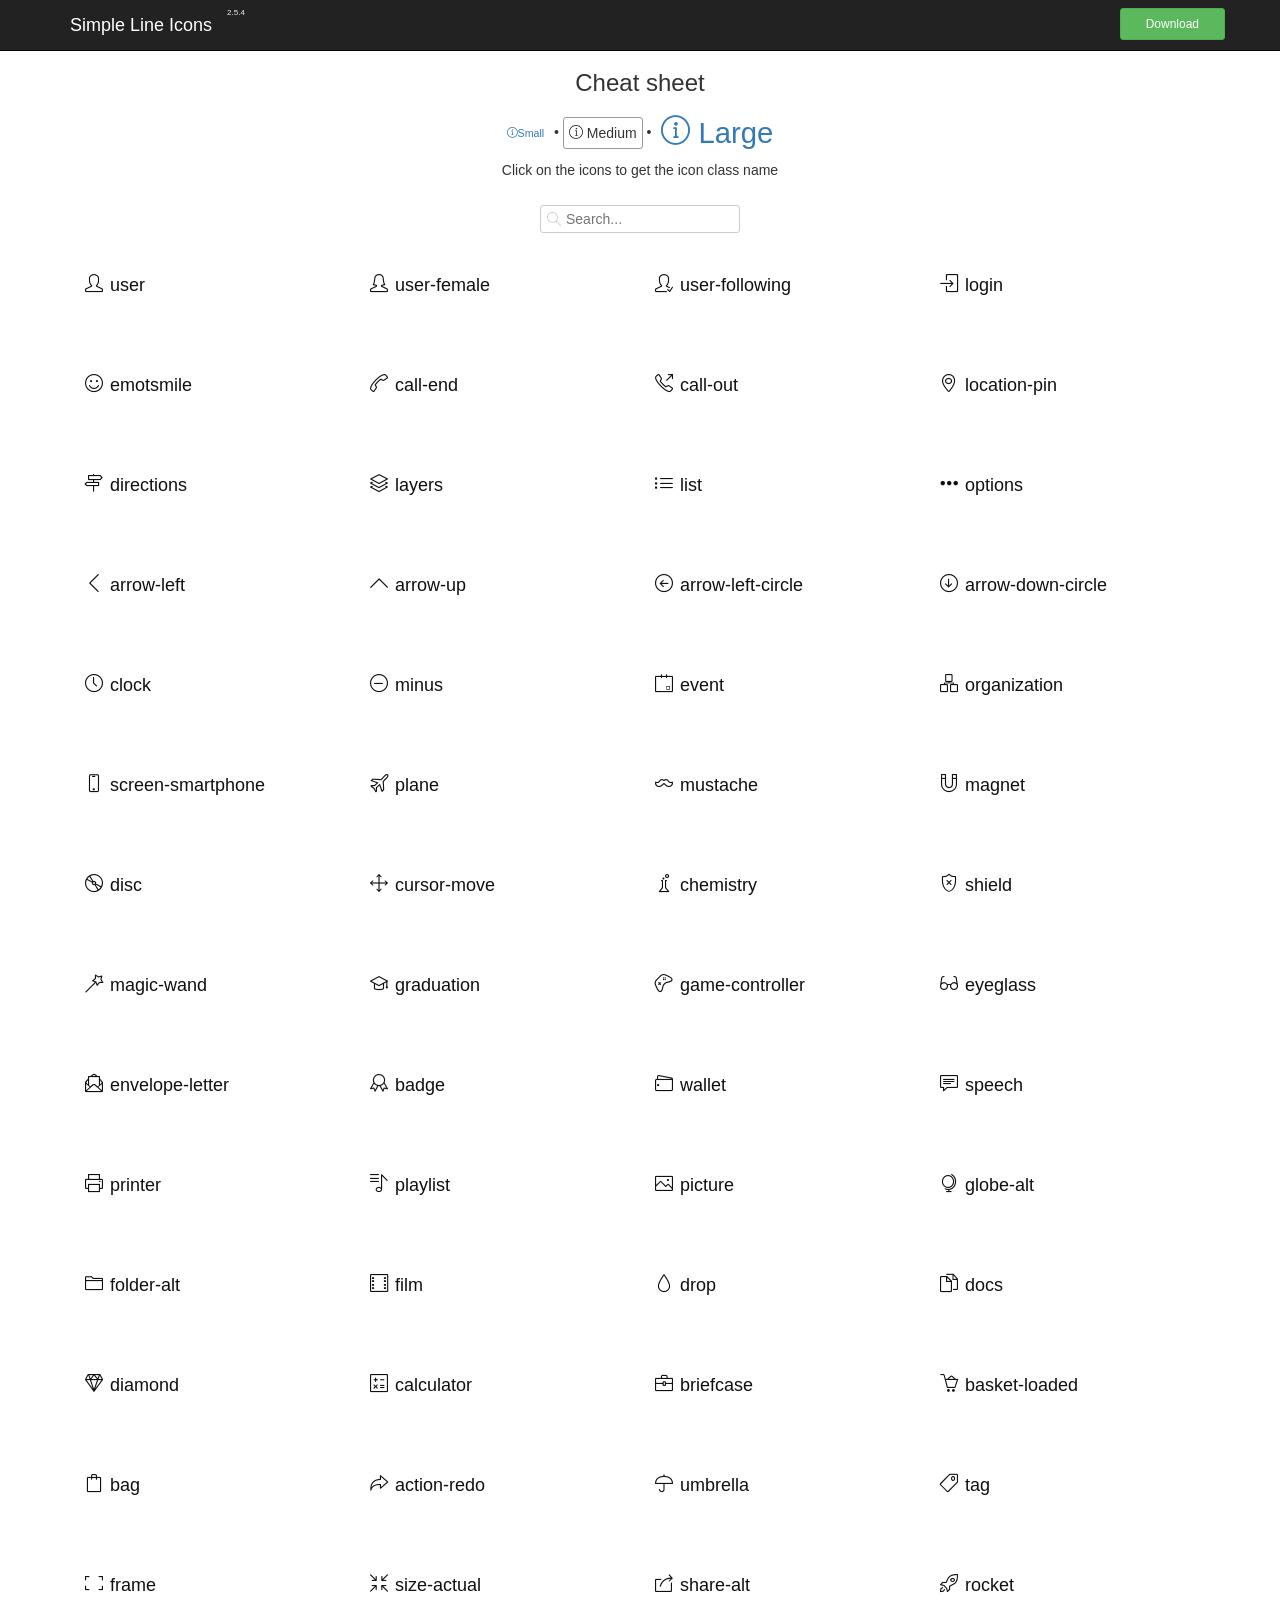
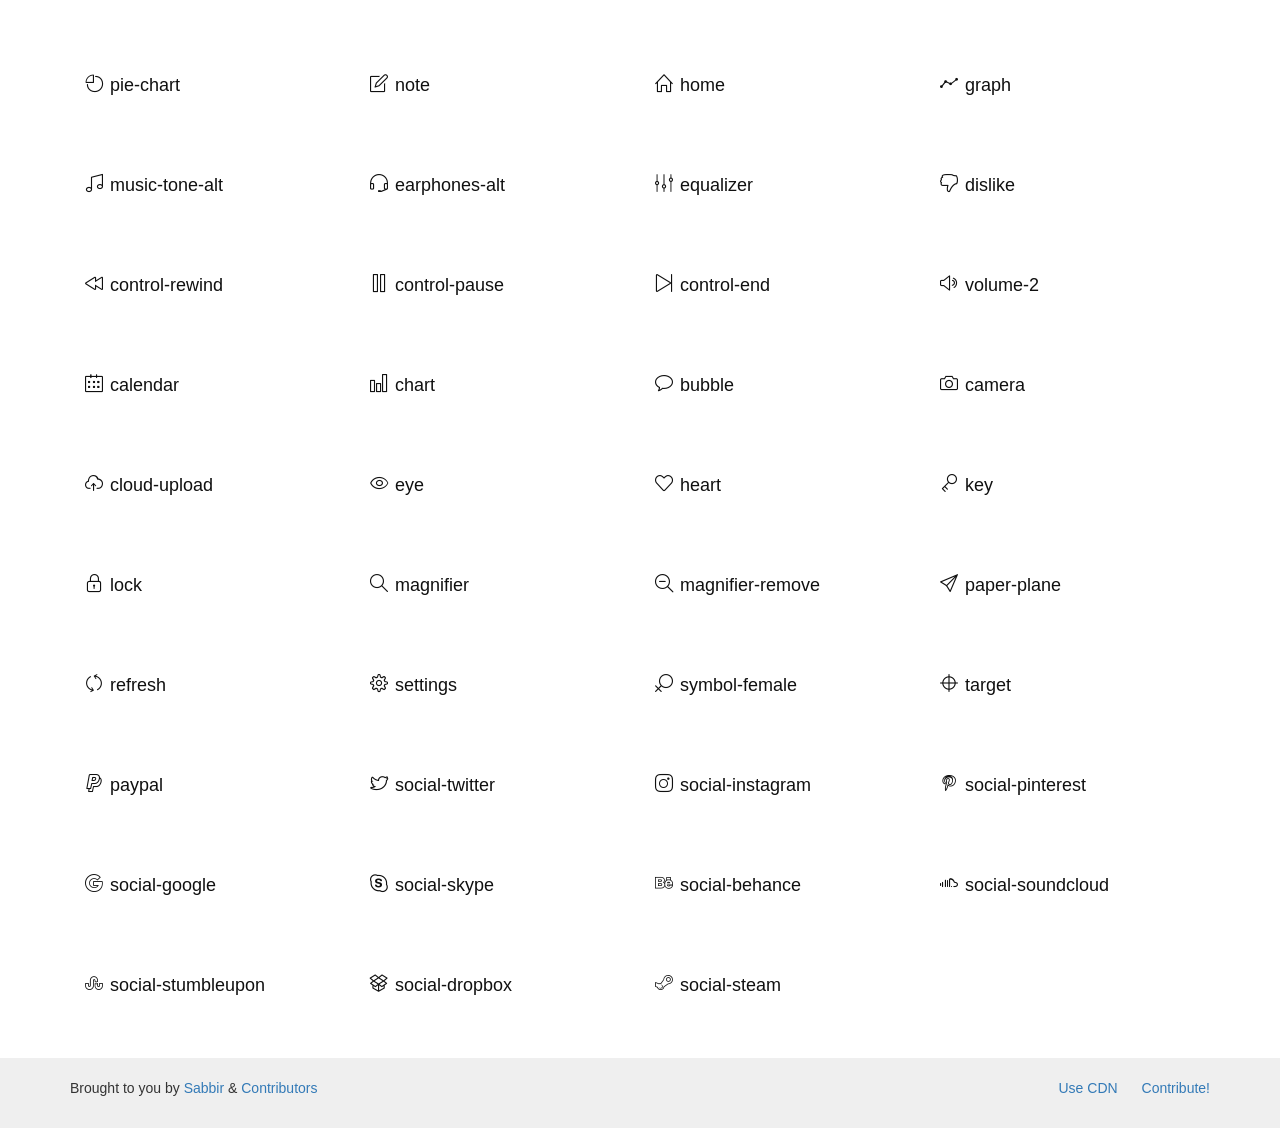
<file: ghg_vendor/simple-line-icons/docs/index.html>
<!doctype html>
<html lang="en">
<head>
    <title>Simple Line Icons CheatSheet</title>
    <meta charset="UTF-8">
    <meta name="viewport"
          content="width=device-width, user-scalable=no, initial-scale=1.0, maximum-scale=1.0, minimum-scale=1.0">
    <meta http-equiv="X-UA-Compatible" content="ie=edge">
    <meta name="description" content="Simple line icons">
    <meta name="keywords" content="simple, line, icons, icon pack, web icon">
    <link rel="stylesheet" href="styles/simple-line-icons.css">
    <link rel="stylesheet" href="https://cdnjs.cloudflare.com/ajax/libs/twitter-bootstrap/3.3.1/css/bootstrap.min.css">
</head>

<body>
<nav class="navbar navbar-inverse navbar-fixed-top">
    <div class="container">
        <div class="navbar-header">
            <button type="button" class="navbar-toggle collapsed" data-toggle="collapse" data-target="#bs-navbar-collapse">
                <span class="sr-only">Toggle navigation</span>
                <span class="icon-bar"></span>
                <span class="icon-bar"></span>
                <span class="icon-bar"></span>
            </button>
            <a class="navbar-brand" href="https://github.com/thesabbir/simple-line-icons">Simple Line Icons </a>
            <span class="version">2.5.4</span>
        </div>

        <div class="collapse navbar-collapse" id="bs-navbar-collapse">
            <ul class="nav navbar-nav navbar-right">
                <li><iframe src="https://ghbtns.com/github-btn.html?user=thesabbir&repo=simple-line-icons&type=fork&count=true" frameborder="0" scrolling="0" width="100px" height="20px"></iframe></li>
                <li><iframe src="https://ghbtns.com/github-btn.html?user=thesabbir&repo=simple-line-icons&type=star&count=true" frameborder="0" scrolling="0" width="100px" height="20px"></iframe></li>
                <li class="download"><a href="https://github.com/thesabbir/simple-line-icons/archive/master.zip" class="btn btn-success btn-sm">Download</a></li>
            </ul>
        </div>
    </div>
</nav>

<div class="container mt">
    <h3 class="text-center">Cheat sheet</h3>
    <div class="text-center font-size-changer">
        <a href="#" class="small-icons"><i class="icon-info"></i>Small</a> &bull;
        <a href="#" class="medium-icons active"><i class="icon-info"></i> Medium</a> &bull;
        <a href="#" class="large-icons"><i class="icon-info"></i> Large</a>
    </div>
    <p class="text-center">Click on the icons to get the icon class name</p>
    <div class="quick-search">
        <input type="text" id="quick-search" placeholder="Search..." />
        <i class="icon-magnifier"></i>
    </div>


    <div class="icon-preview-box col-xs-6 col-md-3 col-lg-3">
      <div class="preview">
      <a href="#" class="show-code" title="click to show css class name"><i class="icon-user icons"></i><span class="name">user</span> <code class="code-preview">.icon-user</code></a>
  </div>
  </div><div class="icon-preview-box col-xs-6 col-md-3 col-lg-3">
      <div class="preview">
      <a href="#" class="show-code" title="click to show css class name"><i class="icon-user-female icons"></i><span class="name">user-female</span> <code class="code-preview">.icon-user-female</code></a>
  </div>
  </div><div class="icon-preview-box col-xs-6 col-md-3 col-lg-3">
      <div class="preview">
      <a href="#" class="show-code" title="click to show css class name"><i class="icon-user-following icons"></i><span class="name">user-following</span> <code class="code-preview">.icon-user-following</code></a>
  </div>
  </div><div class="icon-preview-box col-xs-6 col-md-3 col-lg-3">
      <div class="preview">
      <a href="#" class="show-code" title="click to show css class name"><i class="icon-login icons"></i><span class="name">login</span> <code class="code-preview">.icon-login</code></a>
  </div>
  </div><div class="icon-preview-box col-xs-6 col-md-3 col-lg-3">
      <div class="preview">
      <a href="#" class="show-code" title="click to show css class name"><i class="icon-emotsmile icons"></i><span class="name">emotsmile</span> <code class="code-preview">.icon-emotsmile</code></a>
  </div>
  </div><div class="icon-preview-box col-xs-6 col-md-3 col-lg-3">
      <div class="preview">
      <a href="#" class="show-code" title="click to show css class name"><i class="icon-call-end icons"></i><span class="name">call-end</span> <code class="code-preview">.icon-call-end</code></a>
  </div>
  </div><div class="icon-preview-box col-xs-6 col-md-3 col-lg-3">
      <div class="preview">
      <a href="#" class="show-code" title="click to show css class name"><i class="icon-call-out icons"></i><span class="name">call-out</span> <code class="code-preview">.icon-call-out</code></a>
  </div>
  </div><div class="icon-preview-box col-xs-6 col-md-3 col-lg-3">
      <div class="preview">
      <a href="#" class="show-code" title="click to show css class name"><i class="icon-location-pin icons"></i><span class="name">location-pin</span> <code class="code-preview">.icon-location-pin</code></a>
  </div>
  </div><div class="icon-preview-box col-xs-6 col-md-3 col-lg-3">
      <div class="preview">
      <a href="#" class="show-code" title="click to show css class name"><i class="icon-directions icons"></i><span class="name">directions</span> <code class="code-preview">.icon-directions</code></a>
  </div>
  </div><div class="icon-preview-box col-xs-6 col-md-3 col-lg-3">
      <div class="preview">
      <a href="#" class="show-code" title="click to show css class name"><i class="icon-layers icons"></i><span class="name">layers</span> <code class="code-preview">.icon-layers</code></a>
  </div>
  </div><div class="icon-preview-box col-xs-6 col-md-3 col-lg-3">
      <div class="preview">
      <a href="#" class="show-code" title="click to show css class name"><i class="icon-list icons"></i><span class="name">list</span> <code class="code-preview">.icon-list</code></a>
  </div>
  </div><div class="icon-preview-box col-xs-6 col-md-3 col-lg-3">
      <div class="preview">
      <a href="#" class="show-code" title="click to show css class name"><i class="icon-options icons"></i><span class="name">options</span> <code class="code-preview">.icon-options</code></a>
  </div>
  </div><div class="icon-preview-box col-xs-6 col-md-3 col-lg-3">
      <div class="preview">
      <a href="#" class="show-code" title="click to show css class name"><i class="icon-arrow-left icons"></i><span class="name">arrow-left</span> <code class="code-preview">.icon-arrow-left</code></a>
  </div>
  </div><div class="icon-preview-box col-xs-6 col-md-3 col-lg-3">
      <div class="preview">
      <a href="#" class="show-code" title="click to show css class name"><i class="icon-arrow-up icons"></i><span class="name">arrow-up</span> <code class="code-preview">.icon-arrow-up</code></a>
  </div>
  </div><div class="icon-preview-box col-xs-6 col-md-3 col-lg-3">
      <div class="preview">
      <a href="#" class="show-code" title="click to show css class name"><i class="icon-arrow-left-circle icons"></i><span class="name">arrow-left-circle</span> <code class="code-preview">.icon-arrow-left-circle</code></a>
  </div>
  </div><div class="icon-preview-box col-xs-6 col-md-3 col-lg-3">
      <div class="preview">
      <a href="#" class="show-code" title="click to show css class name"><i class="icon-arrow-down-circle icons"></i><span class="name">arrow-down-circle</span> <code class="code-preview">.icon-arrow-down-circle</code></a>
  </div>
  </div><div class="icon-preview-box col-xs-6 col-md-3 col-lg-3">
      <div class="preview">
      <a href="#" class="show-code" title="click to show css class name"><i class="icon-clock icons"></i><span class="name">clock</span> <code class="code-preview">.icon-clock</code></a>
  </div>
  </div><div class="icon-preview-box col-xs-6 col-md-3 col-lg-3">
      <div class="preview">
      <a href="#" class="show-code" title="click to show css class name"><i class="icon-minus icons"></i><span class="name">minus</span> <code class="code-preview">.icon-minus</code></a>
  </div>
  </div><div class="icon-preview-box col-xs-6 col-md-3 col-lg-3">
      <div class="preview">
      <a href="#" class="show-code" title="click to show css class name"><i class="icon-event icons"></i><span class="name">event</span> <code class="code-preview">.icon-event</code></a>
  </div>
  </div><div class="icon-preview-box col-xs-6 col-md-3 col-lg-3">
      <div class="preview">
      <a href="#" class="show-code" title="click to show css class name"><i class="icon-organization icons"></i><span class="name">organization</span> <code class="code-preview">.icon-organization</code></a>
  </div>
  </div><div class="icon-preview-box col-xs-6 col-md-3 col-lg-3">
      <div class="preview">
      <a href="#" class="show-code" title="click to show css class name"><i class="icon-screen-smartphone icons"></i><span class="name">screen-smartphone</span> <code class="code-preview">.icon-screen-smartphone</code></a>
  </div>
  </div><div class="icon-preview-box col-xs-6 col-md-3 col-lg-3">
      <div class="preview">
      <a href="#" class="show-code" title="click to show css class name"><i class="icon-plane icons"></i><span class="name">plane</span> <code class="code-preview">.icon-plane</code></a>
  </div>
  </div><div class="icon-preview-box col-xs-6 col-md-3 col-lg-3">
      <div class="preview">
      <a href="#" class="show-code" title="click to show css class name"><i class="icon-mustache icons"></i><span class="name">mustache</span> <code class="code-preview">.icon-mustache</code></a>
  </div>
  </div><div class="icon-preview-box col-xs-6 col-md-3 col-lg-3">
      <div class="preview">
      <a href="#" class="show-code" title="click to show css class name"><i class="icon-magnet icons"></i><span class="name">magnet</span> <code class="code-preview">.icon-magnet</code></a>
  </div>
  </div><div class="icon-preview-box col-xs-6 col-md-3 col-lg-3">
      <div class="preview">
      <a href="#" class="show-code" title="click to show css class name"><i class="icon-disc icons"></i><span class="name">disc</span> <code class="code-preview">.icon-disc</code></a>
  </div>
  </div><div class="icon-preview-box col-xs-6 col-md-3 col-lg-3">
      <div class="preview">
      <a href="#" class="show-code" title="click to show css class name"><i class="icon-cursor-move icons"></i><span class="name">cursor-move</span> <code class="code-preview">.icon-cursor-move</code></a>
  </div>
  </div><div class="icon-preview-box col-xs-6 col-md-3 col-lg-3">
      <div class="preview">
      <a href="#" class="show-code" title="click to show css class name"><i class="icon-chemistry icons"></i><span class="name">chemistry</span> <code class="code-preview">.icon-chemistry</code></a>
  </div>
  </div><div class="icon-preview-box col-xs-6 col-md-3 col-lg-3">
      <div class="preview">
      <a href="#" class="show-code" title="click to show css class name"><i class="icon-shield icons"></i><span class="name">shield</span> <code class="code-preview">.icon-shield</code></a>
  </div>
  </div><div class="icon-preview-box col-xs-6 col-md-3 col-lg-3">
      <div class="preview">
      <a href="#" class="show-code" title="click to show css class name"><i class="icon-magic-wand icons"></i><span class="name">magic-wand</span> <code class="code-preview">.icon-magic-wand</code></a>
  </div>
  </div><div class="icon-preview-box col-xs-6 col-md-3 col-lg-3">
      <div class="preview">
      <a href="#" class="show-code" title="click to show css class name"><i class="icon-graduation icons"></i><span class="name">graduation</span> <code class="code-preview">.icon-graduation</code></a>
  </div>
  </div><div class="icon-preview-box col-xs-6 col-md-3 col-lg-3">
      <div class="preview">
      <a href="#" class="show-code" title="click to show css class name"><i class="icon-game-controller icons"></i><span class="name">game-controller</span> <code class="code-preview">.icon-game-controller</code></a>
  </div>
  </div><div class="icon-preview-box col-xs-6 col-md-3 col-lg-3">
      <div class="preview">
      <a href="#" class="show-code" title="click to show css class name"><i class="icon-eyeglass icons"></i><span class="name">eyeglass</span> <code class="code-preview">.icon-eyeglass</code></a>
  </div>
  </div><div class="icon-preview-box col-xs-6 col-md-3 col-lg-3">
      <div class="preview">
      <a href="#" class="show-code" title="click to show css class name"><i class="icon-envelope-letter icons"></i><span class="name">envelope-letter</span> <code class="code-preview">.icon-envelope-letter</code></a>
  </div>
  </div><div class="icon-preview-box col-xs-6 col-md-3 col-lg-3">
      <div class="preview">
      <a href="#" class="show-code" title="click to show css class name"><i class="icon-badge icons"></i><span class="name">badge</span> <code class="code-preview">.icon-badge</code></a>
  </div>
  </div><div class="icon-preview-box col-xs-6 col-md-3 col-lg-3">
      <div class="preview">
      <a href="#" class="show-code" title="click to show css class name"><i class="icon-wallet icons"></i><span class="name">wallet</span> <code class="code-preview">.icon-wallet</code></a>
  </div>
  </div><div class="icon-preview-box col-xs-6 col-md-3 col-lg-3">
      <div class="preview">
      <a href="#" class="show-code" title="click to show css class name"><i class="icon-speech icons"></i><span class="name">speech</span> <code class="code-preview">.icon-speech</code></a>
  </div>
  </div><div class="icon-preview-box col-xs-6 col-md-3 col-lg-3">
      <div class="preview">
      <a href="#" class="show-code" title="click to show css class name"><i class="icon-printer icons"></i><span class="name">printer</span> <code class="code-preview">.icon-printer</code></a>
  </div>
  </div><div class="icon-preview-box col-xs-6 col-md-3 col-lg-3">
      <div class="preview">
      <a href="#" class="show-code" title="click to show css class name"><i class="icon-playlist icons"></i><span class="name">playlist</span> <code class="code-preview">.icon-playlist</code></a>
  </div>
  </div><div class="icon-preview-box col-xs-6 col-md-3 col-lg-3">
      <div class="preview">
      <a href="#" class="show-code" title="click to show css class name"><i class="icon-picture icons"></i><span class="name">picture</span> <code class="code-preview">.icon-picture</code></a>
  </div>
  </div><div class="icon-preview-box col-xs-6 col-md-3 col-lg-3">
      <div class="preview">
      <a href="#" class="show-code" title="click to show css class name"><i class="icon-globe-alt icons"></i><span class="name">globe-alt</span> <code class="code-preview">.icon-globe-alt</code></a>
  </div>
  </div><div class="icon-preview-box col-xs-6 col-md-3 col-lg-3">
      <div class="preview">
      <a href="#" class="show-code" title="click to show css class name"><i class="icon-folder-alt icons"></i><span class="name">folder-alt</span> <code class="code-preview">.icon-folder-alt</code></a>
  </div>
  </div><div class="icon-preview-box col-xs-6 col-md-3 col-lg-3">
      <div class="preview">
      <a href="#" class="show-code" title="click to show css class name"><i class="icon-film icons"></i><span class="name">film</span> <code class="code-preview">.icon-film</code></a>
  </div>
  </div><div class="icon-preview-box col-xs-6 col-md-3 col-lg-3">
      <div class="preview">
      <a href="#" class="show-code" title="click to show css class name"><i class="icon-drop icons"></i><span class="name">drop</span> <code class="code-preview">.icon-drop</code></a>
  </div>
  </div><div class="icon-preview-box col-xs-6 col-md-3 col-lg-3">
      <div class="preview">
      <a href="#" class="show-code" title="click to show css class name"><i class="icon-docs icons"></i><span class="name">docs</span> <code class="code-preview">.icon-docs</code></a>
  </div>
  </div><div class="icon-preview-box col-xs-6 col-md-3 col-lg-3">
      <div class="preview">
      <a href="#" class="show-code" title="click to show css class name"><i class="icon-diamond icons"></i><span class="name">diamond</span> <code class="code-preview">.icon-diamond</code></a>
  </div>
  </div><div class="icon-preview-box col-xs-6 col-md-3 col-lg-3">
      <div class="preview">
      <a href="#" class="show-code" title="click to show css class name"><i class="icon-calculator icons"></i><span class="name">calculator</span> <code class="code-preview">.icon-calculator</code></a>
  </div>
  </div><div class="icon-preview-box col-xs-6 col-md-3 col-lg-3">
      <div class="preview">
      <a href="#" class="show-code" title="click to show css class name"><i class="icon-briefcase icons"></i><span class="name">briefcase</span> <code class="code-preview">.icon-briefcase</code></a>
  </div>
  </div><div class="icon-preview-box col-xs-6 col-md-3 col-lg-3">
      <div class="preview">
      <a href="#" class="show-code" title="click to show css class name"><i class="icon-basket-loaded icons"></i><span class="name">basket-loaded</span> <code class="code-preview">.icon-basket-loaded</code></a>
  </div>
  </div><div class="icon-preview-box col-xs-6 col-md-3 col-lg-3">
      <div class="preview">
      <a href="#" class="show-code" title="click to show css class name"><i class="icon-bag icons"></i><span class="name">bag</span> <code class="code-preview">.icon-bag</code></a>
  </div>
  </div><div class="icon-preview-box col-xs-6 col-md-3 col-lg-3">
      <div class="preview">
      <a href="#" class="show-code" title="click to show css class name"><i class="icon-action-redo icons"></i><span class="name">action-redo</span> <code class="code-preview">.icon-action-redo</code></a>
  </div>
  </div><div class="icon-preview-box col-xs-6 col-md-3 col-lg-3">
      <div class="preview">
      <a href="#" class="show-code" title="click to show css class name"><i class="icon-umbrella icons"></i><span class="name">umbrella</span> <code class="code-preview">.icon-umbrella</code></a>
  </div>
  </div><div class="icon-preview-box col-xs-6 col-md-3 col-lg-3">
      <div class="preview">
      <a href="#" class="show-code" title="click to show css class name"><i class="icon-tag icons"></i><span class="name">tag</span> <code class="code-preview">.icon-tag</code></a>
  </div>
  </div><div class="icon-preview-box col-xs-6 col-md-3 col-lg-3">
      <div class="preview">
      <a href="#" class="show-code" title="click to show css class name"><i class="icon-frame icons"></i><span class="name">frame</span> <code class="code-preview">.icon-frame</code></a>
  </div>
  </div><div class="icon-preview-box col-xs-6 col-md-3 col-lg-3">
      <div class="preview">
      <a href="#" class="show-code" title="click to show css class name"><i class="icon-size-actual icons"></i><span class="name">size-actual</span> <code class="code-preview">.icon-size-actual</code></a>
  </div>
  </div><div class="icon-preview-box col-xs-6 col-md-3 col-lg-3">
      <div class="preview">
      <a href="#" class="show-code" title="click to show css class name"><i class="icon-share-alt icons"></i><span class="name">share-alt</span> <code class="code-preview">.icon-share-alt</code></a>
  </div>
  </div><div class="icon-preview-box col-xs-6 col-md-3 col-lg-3">
      <div class="preview">
      <a href="#" class="show-code" title="click to show css class name"><i class="icon-rocket icons"></i><span class="name">rocket</span> <code class="code-preview">.icon-rocket</code></a>
  </div>
  </div><div class="icon-preview-box col-xs-6 col-md-3 col-lg-3">
      <div class="preview">
      <a href="#" class="show-code" title="click to show css class name"><i class="icon-pie-chart icons"></i><span class="name">pie-chart</span> <code class="code-preview">.icon-pie-chart</code></a>
  </div>
  </div><div class="icon-preview-box col-xs-6 col-md-3 col-lg-3">
      <div class="preview">
      <a href="#" class="show-code" title="click to show css class name"><i class="icon-note icons"></i><span class="name">note</span> <code class="code-preview">.icon-note</code></a>
  </div>
  </div><div class="icon-preview-box col-xs-6 col-md-3 col-lg-3">
      <div class="preview">
      <a href="#" class="show-code" title="click to show css class name"><i class="icon-home icons"></i><span class="name">home</span> <code class="code-preview">.icon-home</code></a>
  </div>
  </div><div class="icon-preview-box col-xs-6 col-md-3 col-lg-3">
      <div class="preview">
      <a href="#" class="show-code" title="click to show css class name"><i class="icon-graph icons"></i><span class="name">graph</span> <code class="code-preview">.icon-graph</code></a>
  </div>
  </div><div class="icon-preview-box col-xs-6 col-md-3 col-lg-3">
      <div class="preview">
      <a href="#" class="show-code" title="click to show css class name"><i class="icon-music-tone-alt icons"></i><span class="name">music-tone-alt</span> <code class="code-preview">.icon-music-tone-alt</code></a>
  </div>
  </div><div class="icon-preview-box col-xs-6 col-md-3 col-lg-3">
      <div class="preview">
      <a href="#" class="show-code" title="click to show css class name"><i class="icon-earphones-alt icons"></i><span class="name">earphones-alt</span> <code class="code-preview">.icon-earphones-alt</code></a>
  </div>
  </div><div class="icon-preview-box col-xs-6 col-md-3 col-lg-3">
      <div class="preview">
      <a href="#" class="show-code" title="click to show css class name"><i class="icon-equalizer icons"></i><span class="name">equalizer</span> <code class="code-preview">.icon-equalizer</code></a>
  </div>
  </div><div class="icon-preview-box col-xs-6 col-md-3 col-lg-3">
      <div class="preview">
      <a href="#" class="show-code" title="click to show css class name"><i class="icon-dislike icons"></i><span class="name">dislike</span> <code class="code-preview">.icon-dislike</code></a>
  </div>
  </div><div class="icon-preview-box col-xs-6 col-md-3 col-lg-3">
      <div class="preview">
      <a href="#" class="show-code" title="click to show css class name"><i class="icon-control-rewind icons"></i><span class="name">control-rewind</span> <code class="code-preview">.icon-control-rewind</code></a>
  </div>
  </div><div class="icon-preview-box col-xs-6 col-md-3 col-lg-3">
      <div class="preview">
      <a href="#" class="show-code" title="click to show css class name"><i class="icon-control-pause icons"></i><span class="name">control-pause</span> <code class="code-preview">.icon-control-pause</code></a>
  </div>
  </div><div class="icon-preview-box col-xs-6 col-md-3 col-lg-3">
      <div class="preview">
      <a href="#" class="show-code" title="click to show css class name"><i class="icon-control-end icons"></i><span class="name">control-end</span> <code class="code-preview">.icon-control-end</code></a>
  </div>
  </div><div class="icon-preview-box col-xs-6 col-md-3 col-lg-3">
      <div class="preview">
      <a href="#" class="show-code" title="click to show css class name"><i class="icon-volume-2 icons"></i><span class="name">volume-2</span> <code class="code-preview">.icon-volume-2</code></a>
  </div>
  </div><div class="icon-preview-box col-xs-6 col-md-3 col-lg-3">
      <div class="preview">
      <a href="#" class="show-code" title="click to show css class name"><i class="icon-calendar icons"></i><span class="name">calendar</span> <code class="code-preview">.icon-calendar</code></a>
  </div>
  </div><div class="icon-preview-box col-xs-6 col-md-3 col-lg-3">
      <div class="preview">
      <a href="#" class="show-code" title="click to show css class name"><i class="icon-chart icons"></i><span class="name">chart</span> <code class="code-preview">.icon-chart</code></a>
  </div>
  </div><div class="icon-preview-box col-xs-6 col-md-3 col-lg-3">
      <div class="preview">
      <a href="#" class="show-code" title="click to show css class name"><i class="icon-bubble icons"></i><span class="name">bubble</span> <code class="code-preview">.icon-bubble</code></a>
  </div>
  </div><div class="icon-preview-box col-xs-6 col-md-3 col-lg-3">
      <div class="preview">
      <a href="#" class="show-code" title="click to show css class name"><i class="icon-camera icons"></i><span class="name">camera</span> <code class="code-preview">.icon-camera</code></a>
  </div>
  </div><div class="icon-preview-box col-xs-6 col-md-3 col-lg-3">
      <div class="preview">
      <a href="#" class="show-code" title="click to show css class name"><i class="icon-cloud-upload icons"></i><span class="name">cloud-upload</span> <code class="code-preview">.icon-cloud-upload</code></a>
  </div>
  </div><div class="icon-preview-box col-xs-6 col-md-3 col-lg-3">
      <div class="preview">
      <a href="#" class="show-code" title="click to show css class name"><i class="icon-eye icons"></i><span class="name">eye</span> <code class="code-preview">.icon-eye</code></a>
  </div>
  </div><div class="icon-preview-box col-xs-6 col-md-3 col-lg-3">
      <div class="preview">
      <a href="#" class="show-code" title="click to show css class name"><i class="icon-heart icons"></i><span class="name">heart</span> <code class="code-preview">.icon-heart</code></a>
  </div>
  </div><div class="icon-preview-box col-xs-6 col-md-3 col-lg-3">
      <div class="preview">
      <a href="#" class="show-code" title="click to show css class name"><i class="icon-key icons"></i><span class="name">key</span> <code class="code-preview">.icon-key</code></a>
  </div>
  </div><div class="icon-preview-box col-xs-6 col-md-3 col-lg-3">
      <div class="preview">
      <a href="#" class="show-code" title="click to show css class name"><i class="icon-lock icons"></i><span class="name">lock</span> <code class="code-preview">.icon-lock</code></a>
  </div>
  </div><div class="icon-preview-box col-xs-6 col-md-3 col-lg-3">
      <div class="preview">
      <a href="#" class="show-code" title="click to show css class name"><i class="icon-magnifier icons"></i><span class="name">magnifier</span> <code class="code-preview">.icon-magnifier</code></a>
  </div>
  </div><div class="icon-preview-box col-xs-6 col-md-3 col-lg-3">
      <div class="preview">
      <a href="#" class="show-code" title="click to show css class name"><i class="icon-magnifier-remove icons"></i><span class="name">magnifier-remove</span> <code class="code-preview">.icon-magnifier-remove</code></a>
  </div>
  </div><div class="icon-preview-box col-xs-6 col-md-3 col-lg-3">
      <div class="preview">
      <a href="#" class="show-code" title="click to show css class name"><i class="icon-paper-plane icons"></i><span class="name">paper-plane</span> <code class="code-preview">.icon-paper-plane</code></a>
  </div>
  </div><div class="icon-preview-box col-xs-6 col-md-3 col-lg-3">
      <div class="preview">
      <a href="#" class="show-code" title="click to show css class name"><i class="icon-refresh icons"></i><span class="name">refresh</span> <code class="code-preview">.icon-refresh</code></a>
  </div>
  </div><div class="icon-preview-box col-xs-6 col-md-3 col-lg-3">
      <div class="preview">
      <a href="#" class="show-code" title="click to show css class name"><i class="icon-settings icons"></i><span class="name">settings</span> <code class="code-preview">.icon-settings</code></a>
  </div>
  </div><div class="icon-preview-box col-xs-6 col-md-3 col-lg-3">
      <div class="preview">
      <a href="#" class="show-code" title="click to show css class name"><i class="icon-symbol-female icons"></i><span class="name">symbol-female</span> <code class="code-preview">.icon-symbol-female</code></a>
  </div>
  </div><div class="icon-preview-box col-xs-6 col-md-3 col-lg-3">
      <div class="preview">
      <a href="#" class="show-code" title="click to show css class name"><i class="icon-target icons"></i><span class="name">target</span> <code class="code-preview">.icon-target</code></a>
  </div>
  </div><div class="icon-preview-box col-xs-6 col-md-3 col-lg-3">
      <div class="preview">
      <a href="#" class="show-code" title="click to show css class name"><i class="icon-paypal icons"></i><span class="name">paypal</span> <code class="code-preview">.icon-paypal</code></a>
  </div>
  </div><div class="icon-preview-box col-xs-6 col-md-3 col-lg-3">
      <div class="preview">
      <a href="#" class="show-code" title="click to show css class name"><i class="icon-social-twitter icons"></i><span class="name">social-twitter</span> <code class="code-preview">.icon-social-twitter</code></a>
  </div>
  </div><div class="icon-preview-box col-xs-6 col-md-3 col-lg-3">
      <div class="preview">
      <a href="#" class="show-code" title="click to show css class name"><i class="icon-social-instagram icons"></i><span class="name">social-instagram</span> <code class="code-preview">.icon-social-instagram</code></a>
  </div>
  </div><div class="icon-preview-box col-xs-6 col-md-3 col-lg-3">
      <div class="preview">
      <a href="#" class="show-code" title="click to show css class name"><i class="icon-social-pinterest icons"></i><span class="name">social-pinterest</span> <code class="code-preview">.icon-social-pinterest</code></a>
  </div>
  </div><div class="icon-preview-box col-xs-6 col-md-3 col-lg-3">
      <div class="preview">
      <a href="#" class="show-code" title="click to show css class name"><i class="icon-social-google icons"></i><span class="name">social-google</span> <code class="code-preview">.icon-social-google</code></a>
  </div>
  </div><div class="icon-preview-box col-xs-6 col-md-3 col-lg-3">
      <div class="preview">
      <a href="#" class="show-code" title="click to show css class name"><i class="icon-social-skype icons"></i><span class="name">social-skype</span> <code class="code-preview">.icon-social-skype</code></a>
  </div>
  </div><div class="icon-preview-box col-xs-6 col-md-3 col-lg-3">
      <div class="preview">
      <a href="#" class="show-code" title="click to show css class name"><i class="icon-social-behance icons"></i><span class="name">social-behance</span> <code class="code-preview">.icon-social-behance</code></a>
  </div>
  </div><div class="icon-preview-box col-xs-6 col-md-3 col-lg-3">
      <div class="preview">
      <a href="#" class="show-code" title="click to show css class name"><i class="icon-social-soundcloud icons"></i><span class="name">social-soundcloud</span> <code class="code-preview">.icon-social-soundcloud</code></a>
  </div>
  </div><div class="icon-preview-box col-xs-6 col-md-3 col-lg-3">
      <div class="preview">
      <a href="#" class="show-code" title="click to show css class name"><i class="icon-social-stumbleupon icons"></i><span class="name">social-stumbleupon</span> <code class="code-preview">.icon-social-stumbleupon</code></a>
  </div>
  </div><div class="icon-preview-box col-xs-6 col-md-3 col-lg-3">
      <div class="preview">
      <a href="#" class="show-code" title="click to show css class name"><i class="icon-social-dropbox icons"></i><span class="name">social-dropbox</span> <code class="code-preview">.icon-social-dropbox</code></a>
  </div>
  </div><div class="icon-preview-box col-xs-6 col-md-3 col-lg-3">
      <div class="preview">
      <a href="#" class="show-code" title="click to show css class name"><i class="icon-social-steam icons"></i><span class="name">social-steam</span> <code class="code-preview">.icon-social-steam</code></a>
  </div>
  </div>

</div>
<footer class="footer">
    <div class="container">
        <p class="pull-left">Brought to you by <a href="https://twitter.com/alreadysabbir">Sabbir</a> & <a href="https://github.com/thesabbir/simple-line-icons#contributors">Contributors</a></p>
        <p class="pull-right">
            <a href="https://cdnjs.com/libraries/simple-line-icons" class="use-cdn" title="Go to project page on cdnjs.com" target="_blank">Use CDN</a>
            <a href="https://github.com/thesabbir/simple-line-icons">Contribute!</a>
        </p>
    </div>
</footer>
<script src="https://cdnjs.cloudflare.com/ajax/libs/jquery/2.1.4/jquery.min.js"></script>
<script src="https://cdnjs.cloudflare.com/ajax/libs/twitter-bootstrap/3.3.1/js/bootstrap.min.js"></script>
<script>
    $(document).ready(function() {
        $('.code-preview').hide();
        $('.show-code').click(function (e) {
            $(this).children('.name').toggle();
            $(this).children('.code-preview').toggle();
            e.stopPropagation();
            return false;
        });
        $("#quick-search").keyup(function () {
            var srch = $(this).val().trim().toLowerCase();
            $(".icon-preview-box").hide()
                .filter(function () {
                    return $(this).html().trim().toLowerCase().indexOf(srch) != -1;
                }).show();
        });
        $(".font-size-changer a").click(function (e) {
            e.preventDefault();
            $(".font-size-changer .active").removeClass("active");
            $(".icon-preview-box").removeClass("small-icons medium-icons large-icons").addClass($(this).attr("class"));
            $(this).addClass("active");
        });
    });
</script>
<style>
    .preview {
        padding: 15px 0;
        position: relative;
        height: 100px;
    }

    .icons {
        font-size: 18px;
        padding-right: 7px;
    }

    .code-preview {
        display: none;
    }

    .name {
        font-size: 18px;
    }

    .show-code {
        color: #101010;
    }
    .mt {
        padding-top: 50px;
    }

    .show-code:hover, .show-code:active, .show-code:focus {
        color: #252525;
        text-decoration: none;
    }
    .footer {
        background: #efefef;
        min-height: 60px;
        padding: 20px;
    }
    .navbar-inverse .navbar-brand, .navbar-inverse .navbar-nav > li > a {
        color: #ffffff;
    }
    .navbar-nav > li > iframe {
        margin-top: 13px;
    }
    body {
        font-family: "Helvetica Neue", "Roboto", sans-serif;
    }
    .quick-search {
        width: 200px;
        margin: 25px auto;
        position: relative;
    }
    .quick-search i {
        position: absolute;
        left: 7px;
        top: 7px;
        color: #ccc;
    }
    .quick-search input {
        border: 1px solid #ccc;
        border-radius: 3px;
        padding: 3px;
        text-indent: 22px;
        width: 100%;
    }
    .quick-search input:focus {
        border-color: #999;
    }
    .quick-search input:focus + i {
        color: #999;
    }
    .small-icons, .small-icons .icons {font-size: 8pt; vertical-align: middle;}
    .medium-icons {vertical-align: middle;}
    .large-icons, .large-icons .icons {font-size: 22pt; vertical-align: middle;}
    .font-size-changer a {text-decoration: none; border: 1px solid #fff; border-radius: 3px; display: inline-block; padding: 5px; vertical-align: middle;}
    .font-size-changer a.active {border-color: #999; color: #333;}
    .version {
        font-size: 8px;
        color: #eeeeee;
    }
    .download {
        padding: 8px 0 0 8px;
    }

    .download .btn {
        padding-right: 25px;
        padding-left: 25px;
        height: 32px;
        line-height: 0;
    }
    .use-cdn {
        margin-right: 2rem;
    }
</style>
</body>
</html>
</file>
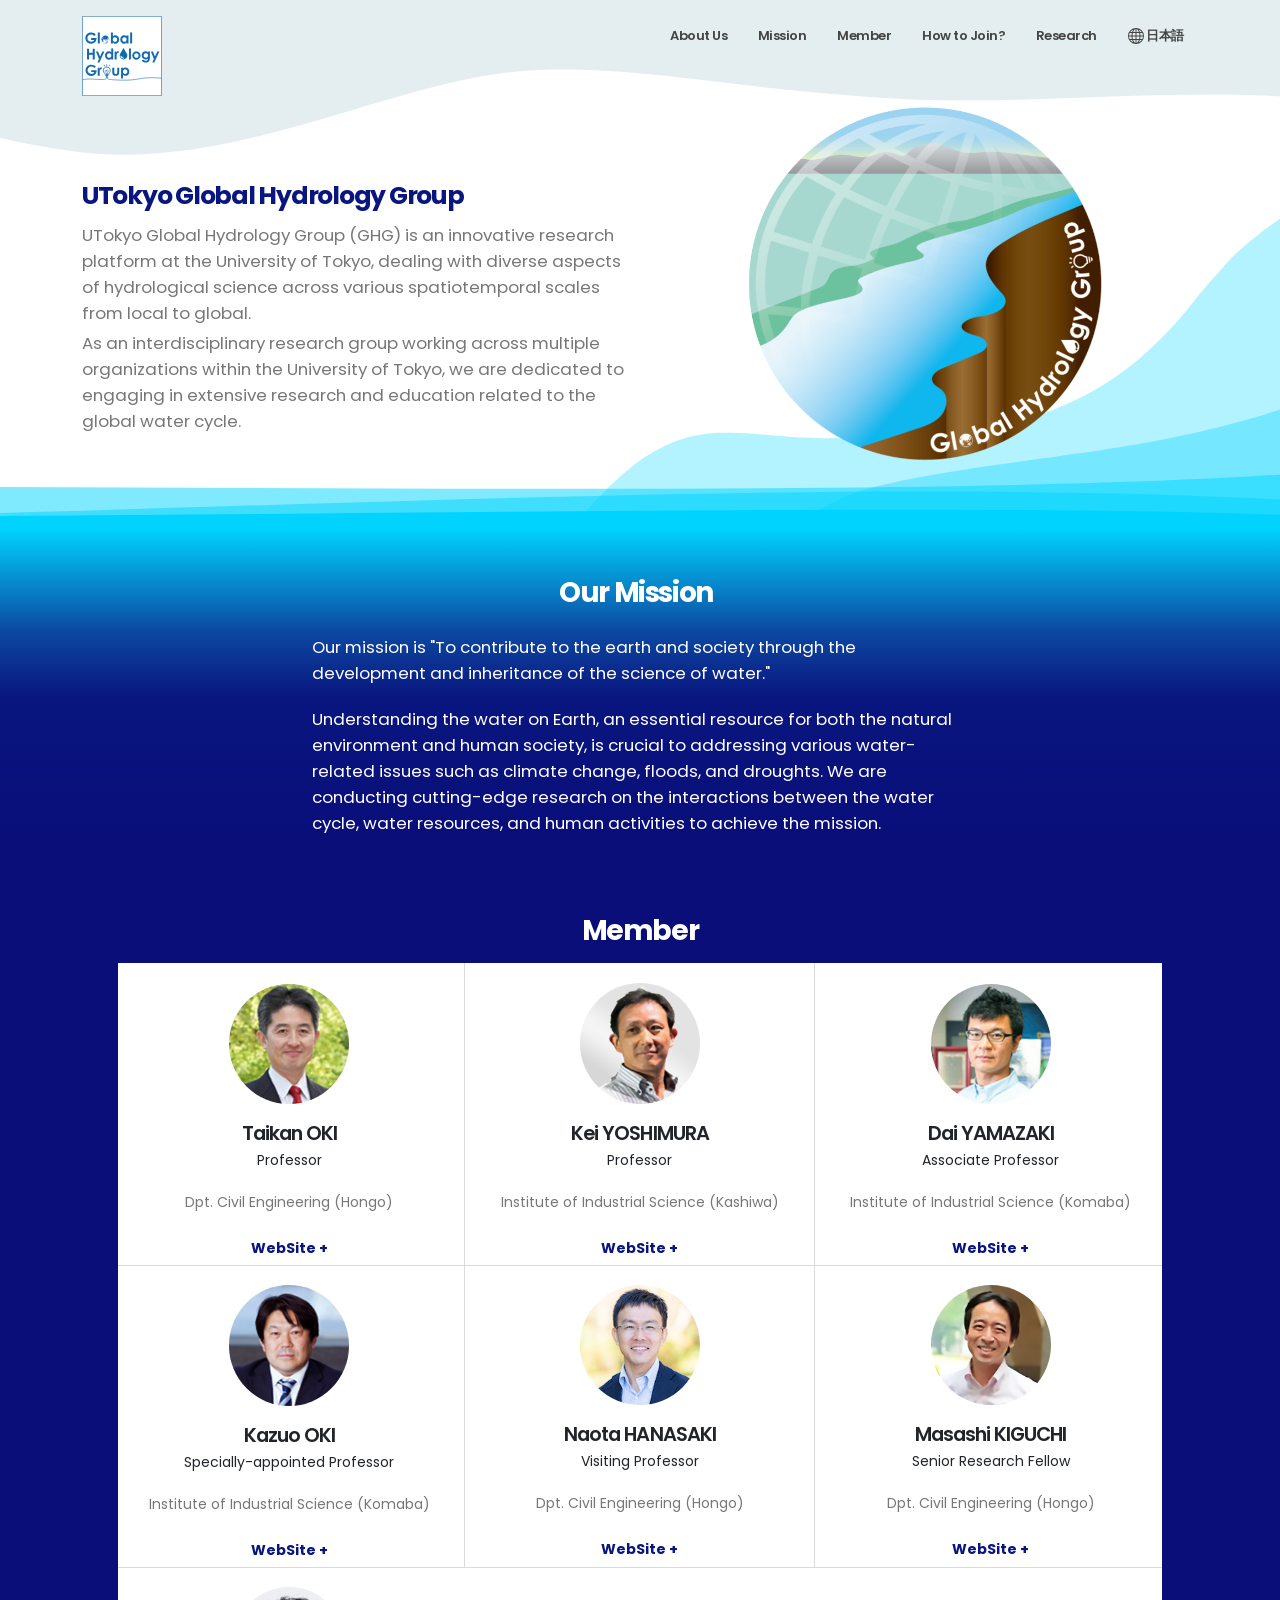
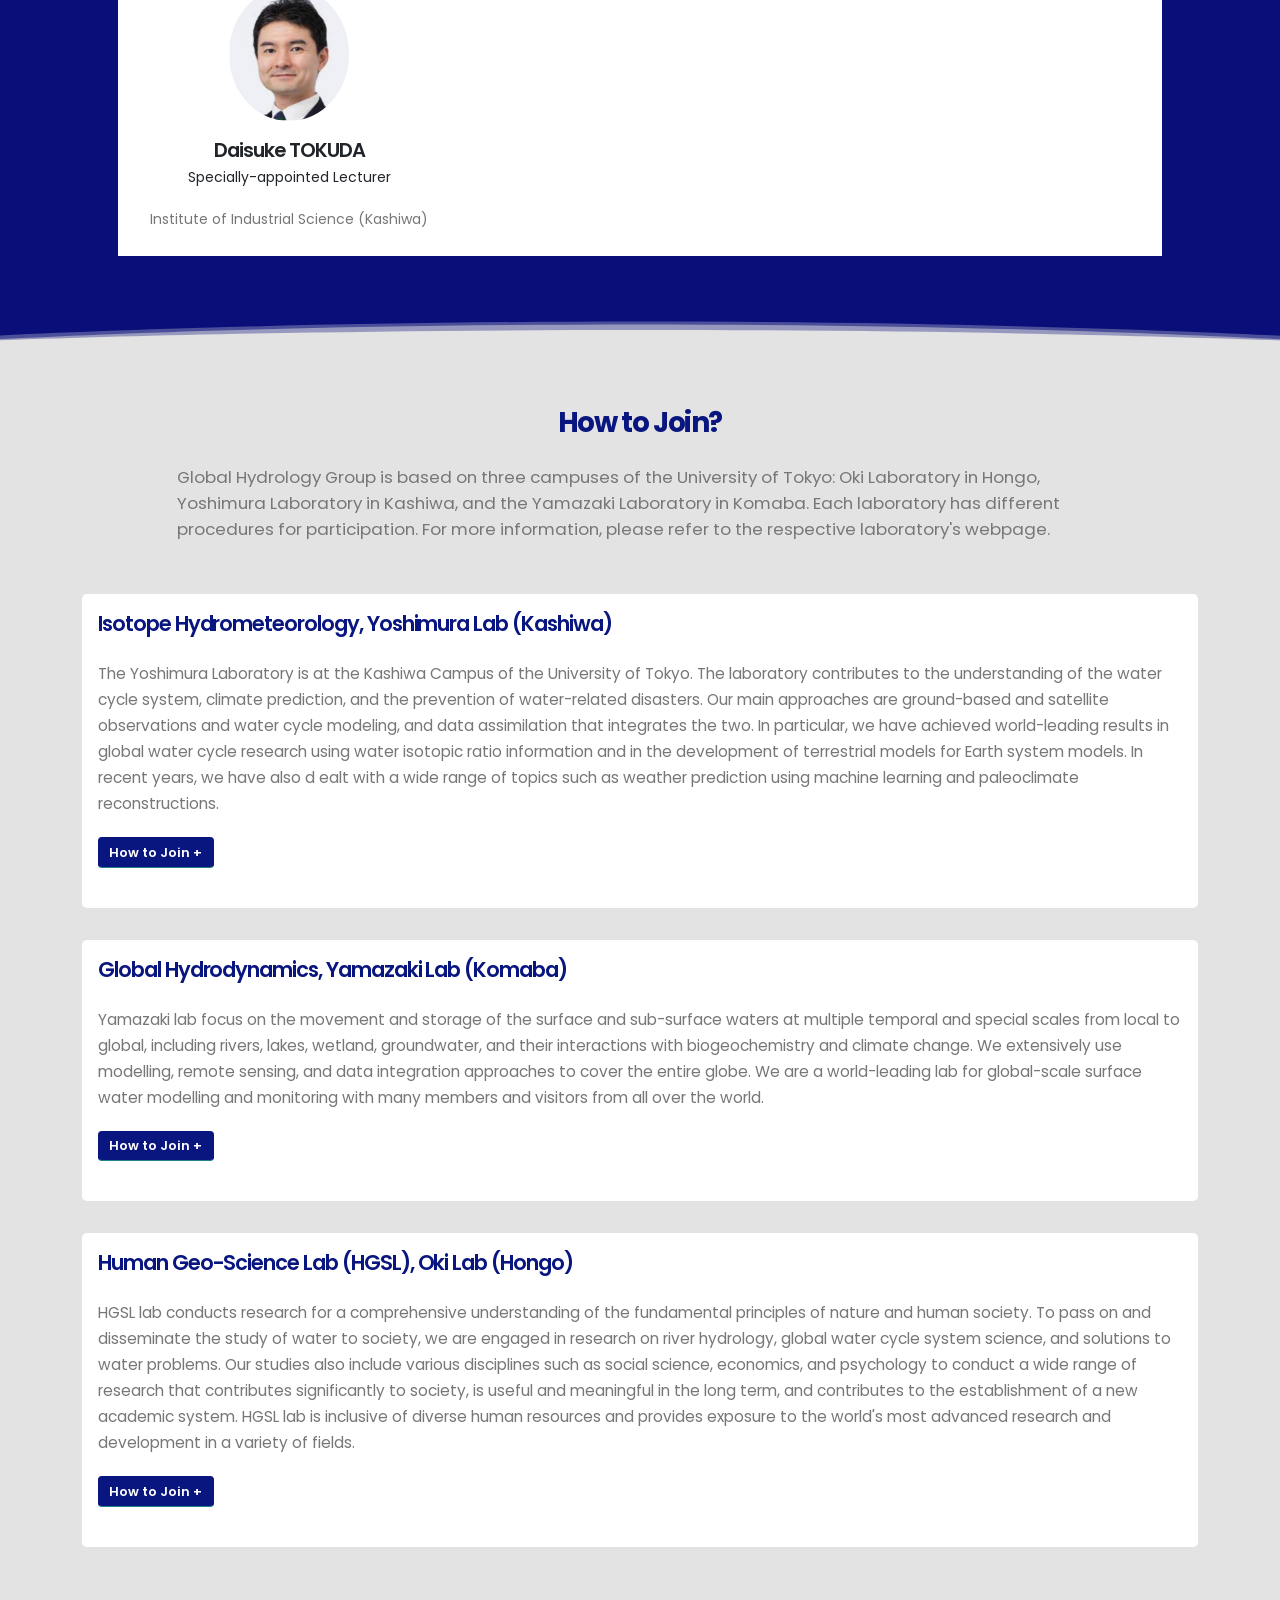
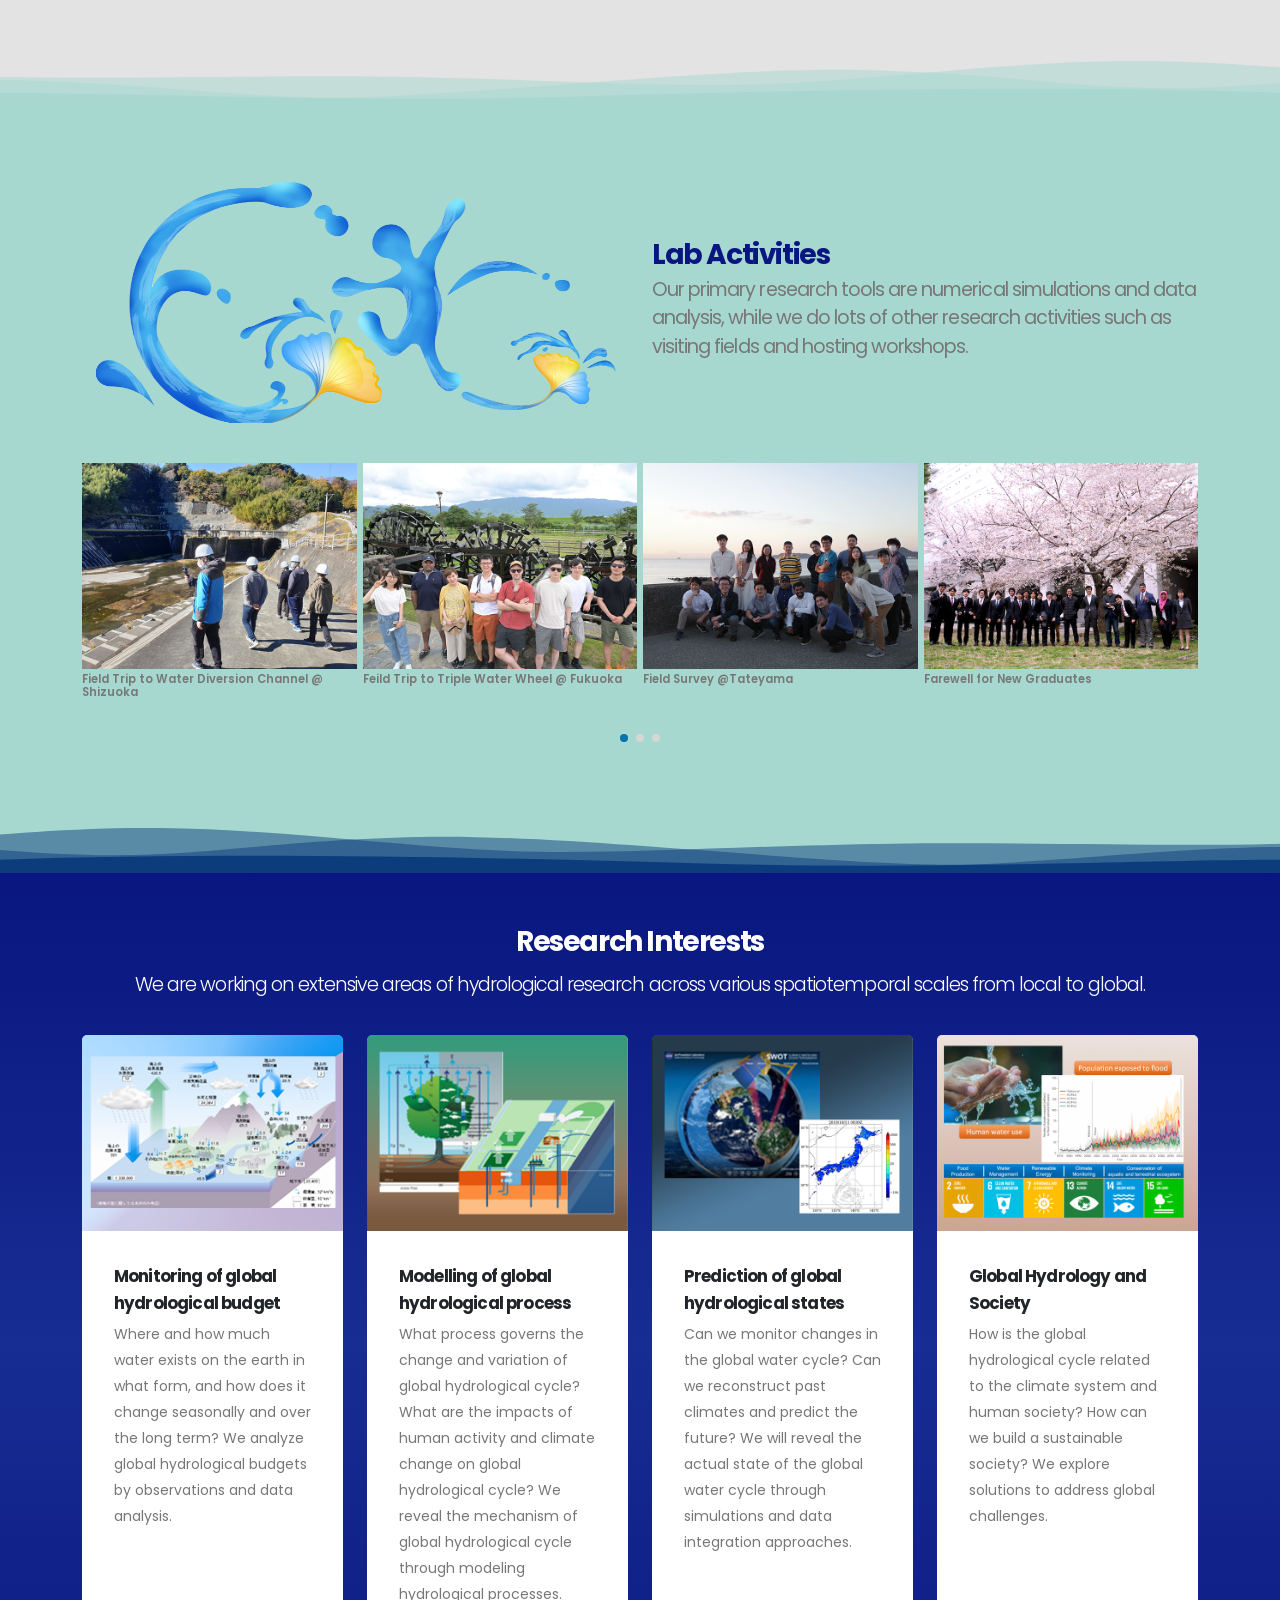
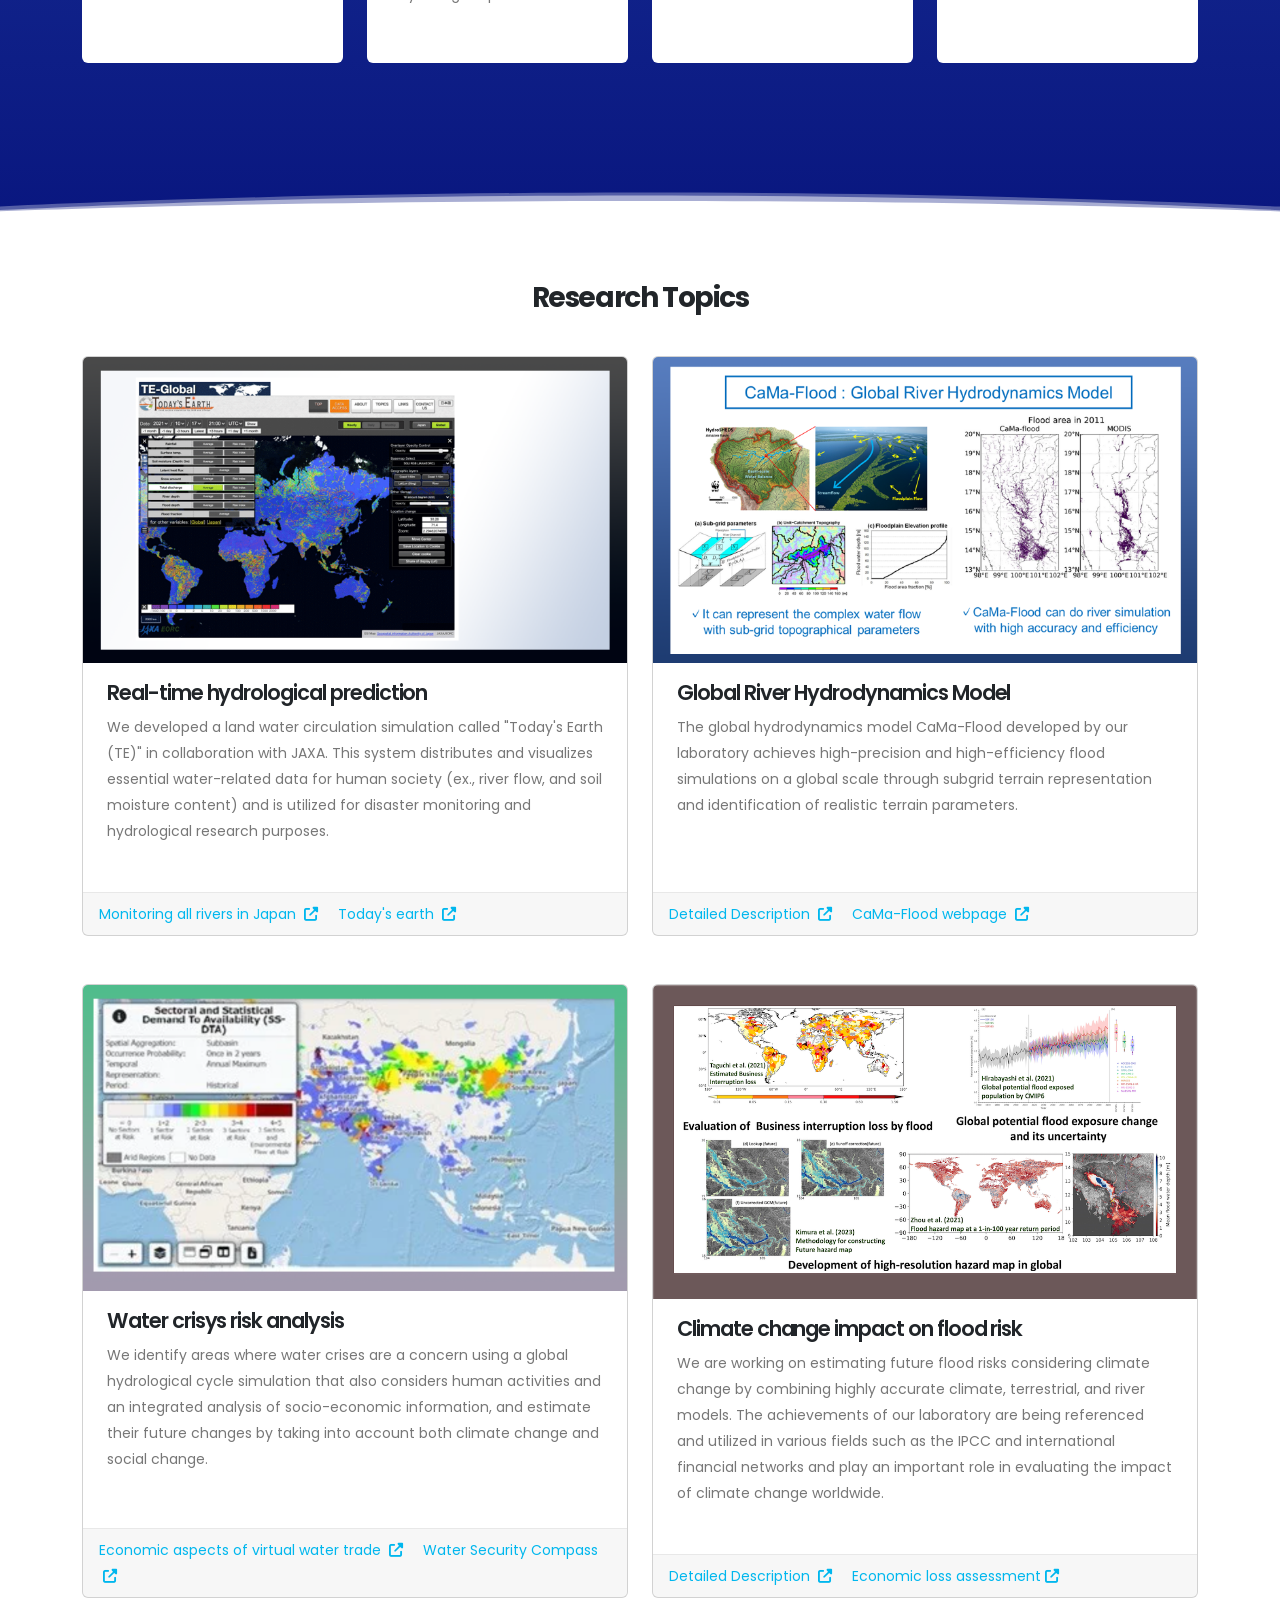
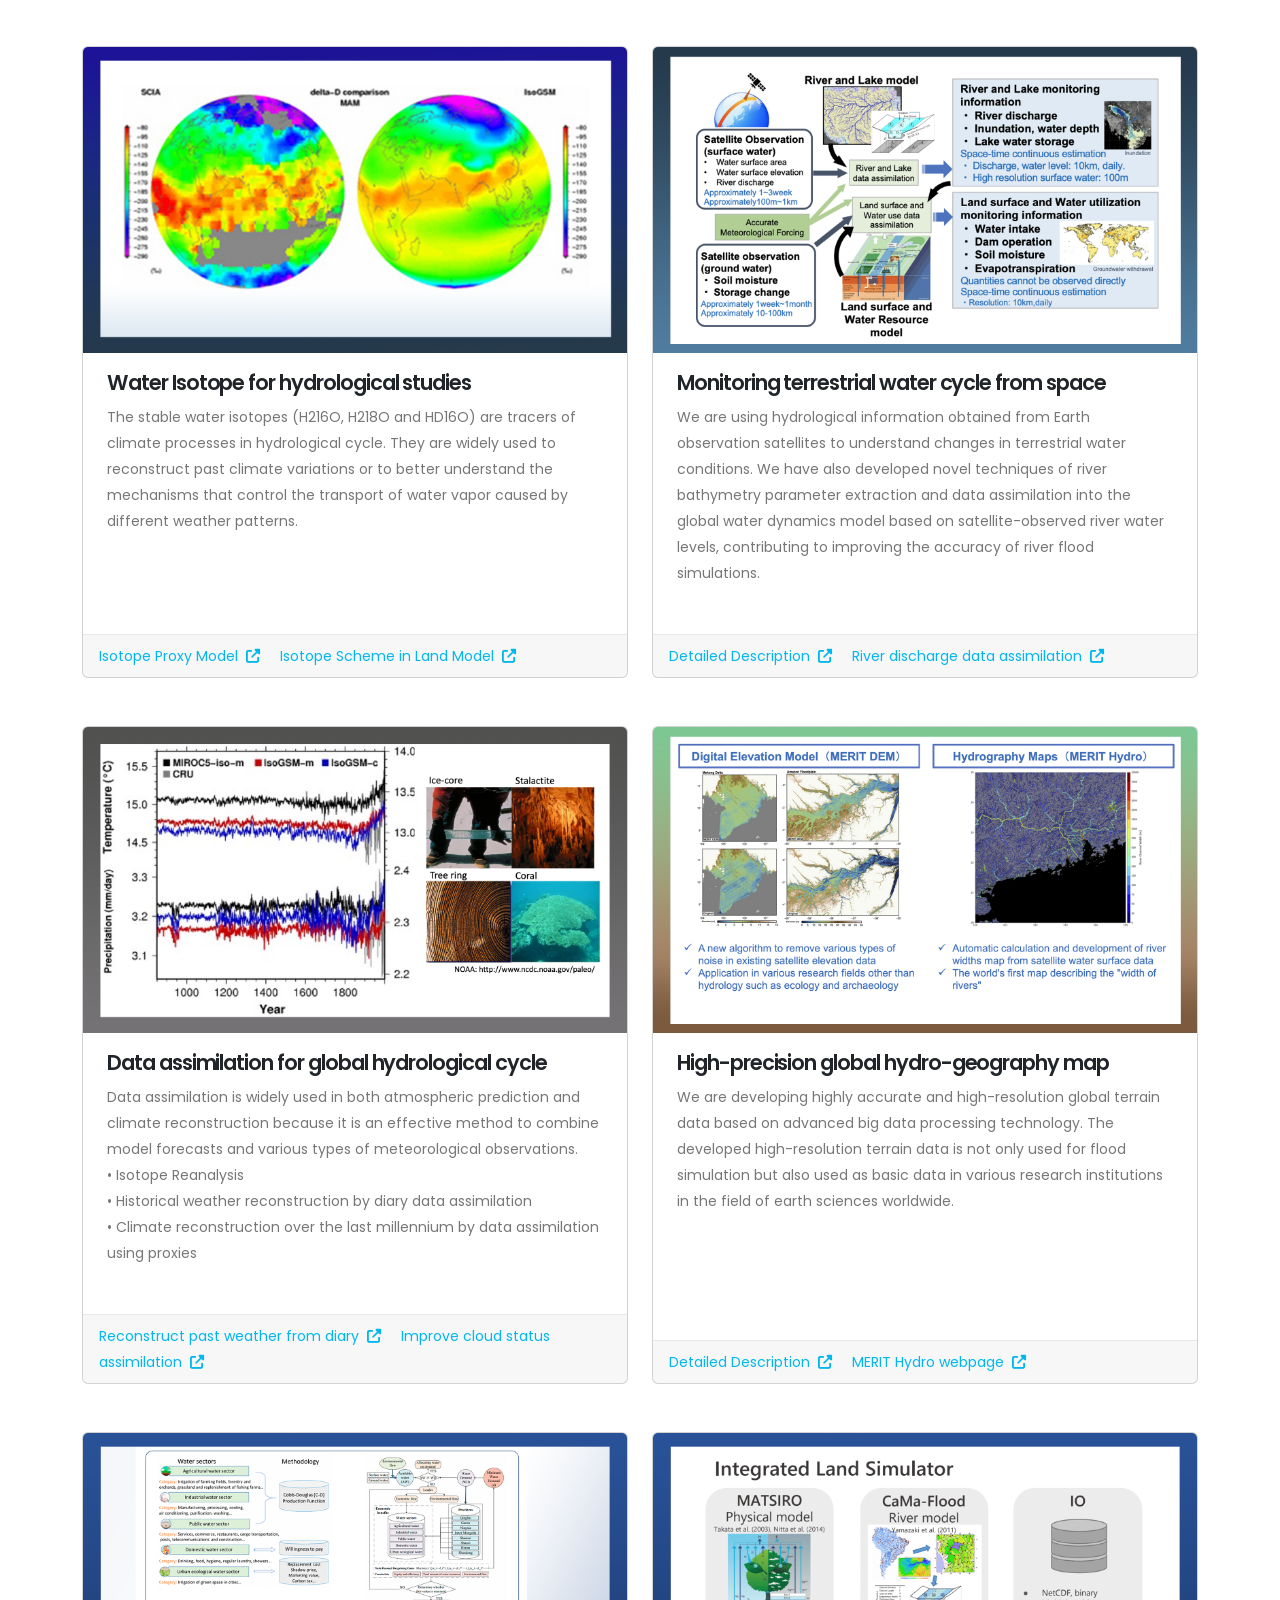
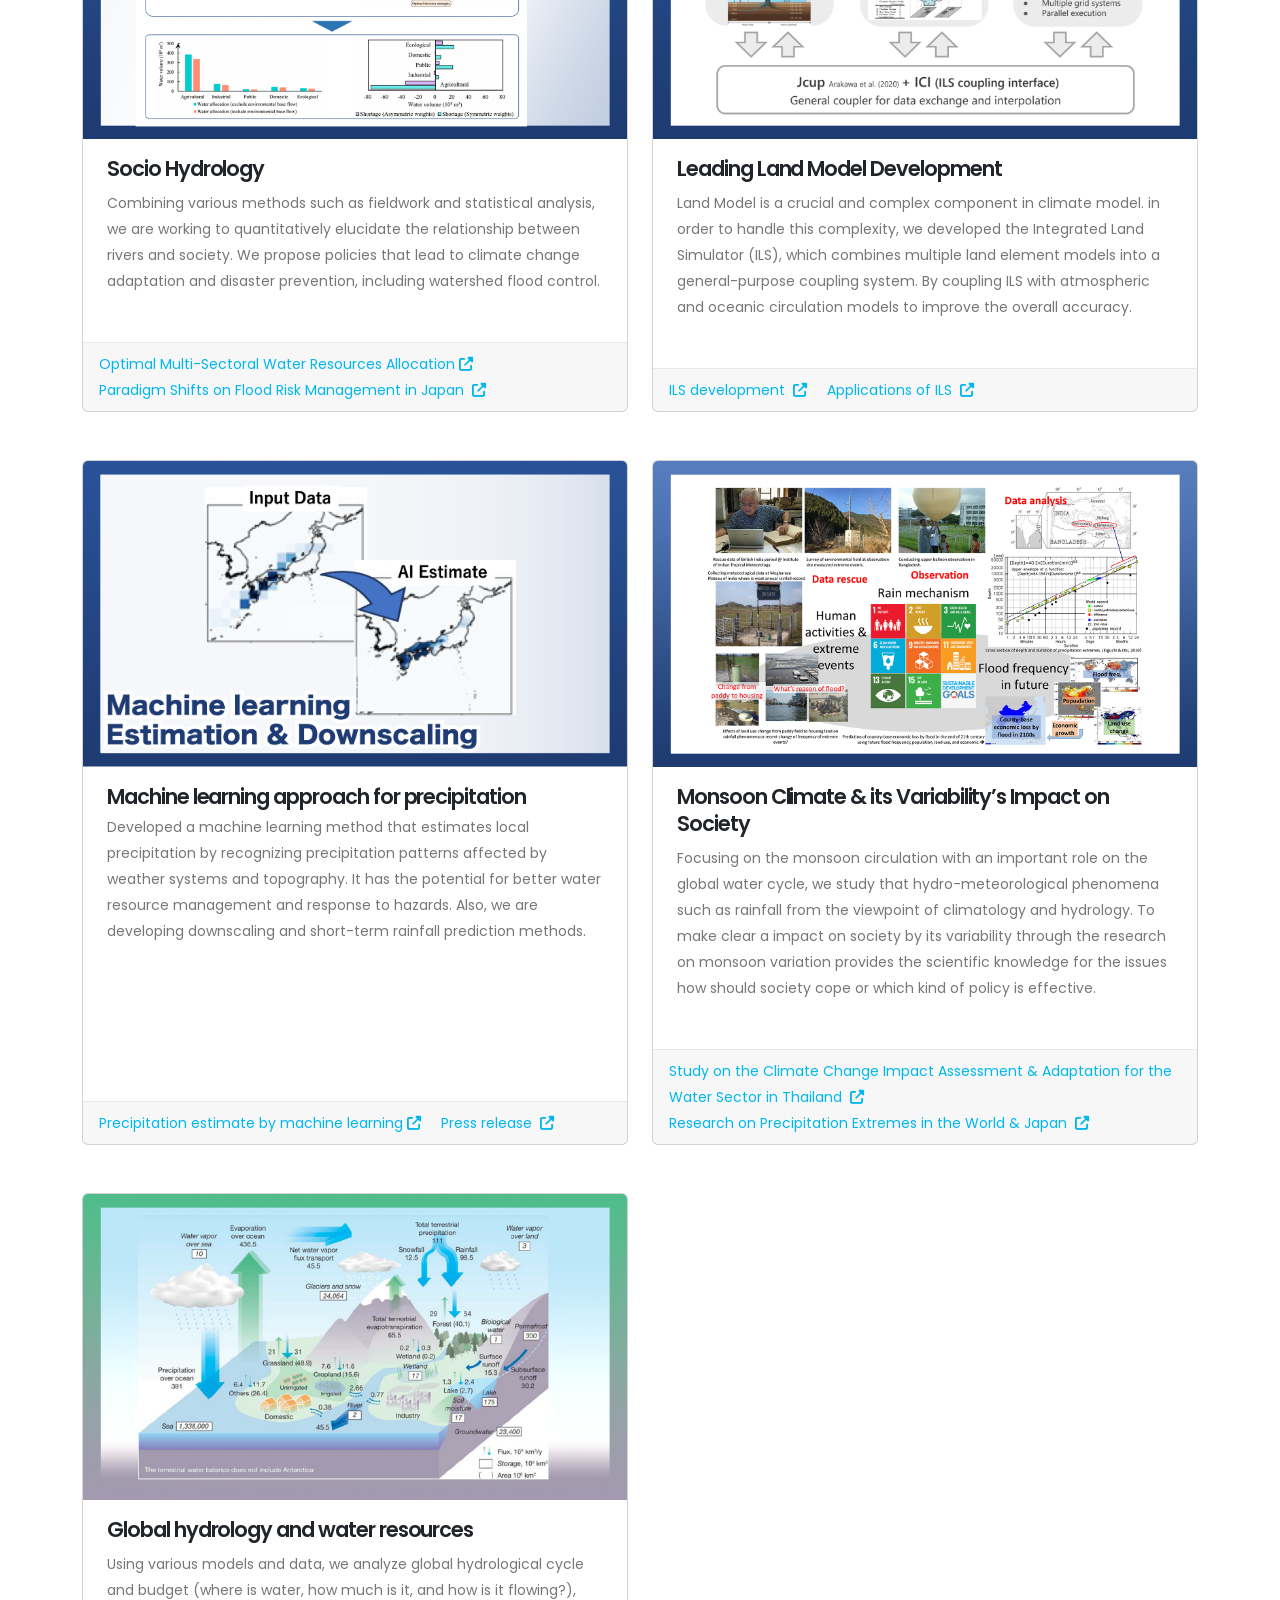
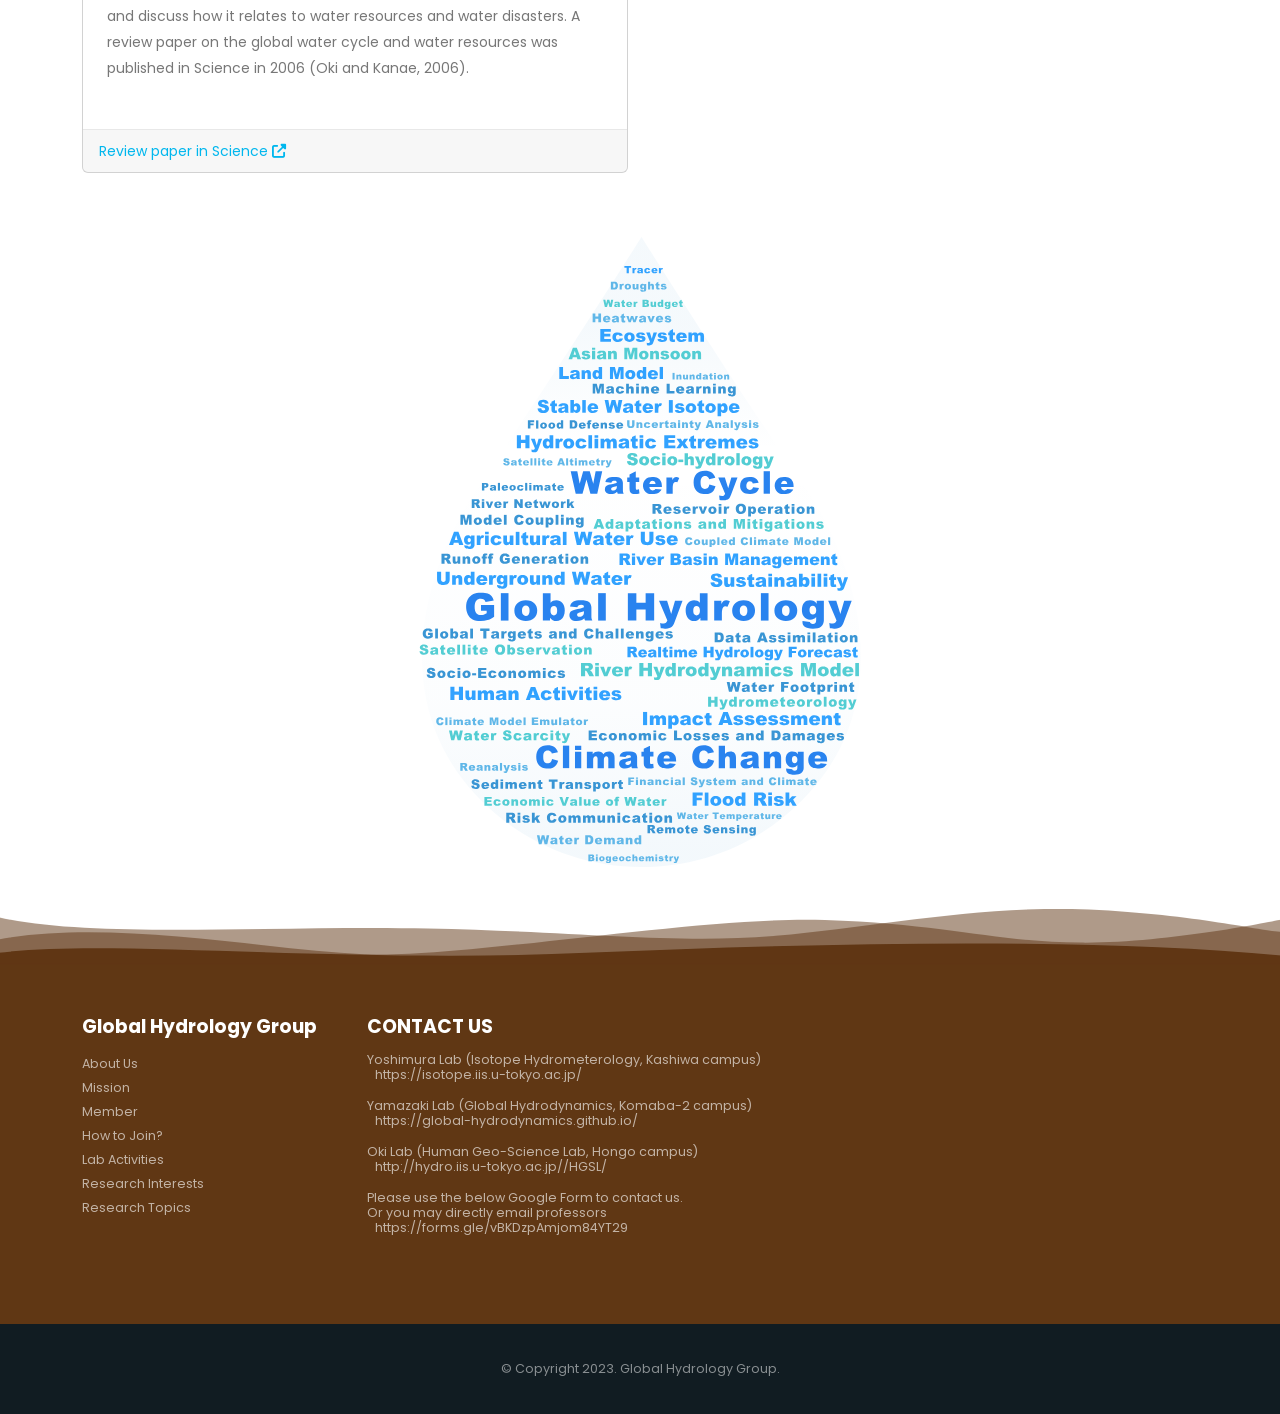
<file: index_en.html>
<!DOCTYPE html>
<html lang="en" xmlns="http://www.w3.org/1999/html">
<head>
    <!-- Basic -->
    <meta charset="utf-8">
    <meta content="width=device-width, initial-scale=1" name="viewport">

    <title>The University of Tokyo: Global Hydrology Group</title>

    <meta content="東京大学, 水文学, Global, Hydrology, グローバル水文学, 沖研究室, 芳村研究室, 山崎研究室, Oki Lab, Yoshimura Lab, Yamazaki Lab" name="keywords"/>
    <meta content="東京大学グローバル水文学グループでは「水に関する学問の継承発展と社会への貢献」を使命に掲げ、水循環・水資源とそれらの人間活動との相互作用に関する最先端の研究を行っています。" name="description">
    <meta content="Global Hydrology Group" name="author">

    <!-- OGP（Open Graph Protocol） -->
    <meta content="東京大学 Global Hydrology Group" property="og:title" />
    <meta content="website" property="og:type" />
<!--
    <meta content="http://hydro.iis.u-tokyo.ac.jp/" property="og:url"/>
    <meta content="http://hydro.iis.u-tokyo.ac.jp/ghg_img/thumbnail_lg.png" property="og:image"/>
-->
    <meta property="og:url" content="https://ghg-lab.github.io/" />
    <meta property="og:image" content="https://ghg-lab.github.io/ghg_img/thumbnail_lg.png" />
    
    <meta content="Global Hydrology Group" property="og:site_name" />
    <meta content="東京大学グローバル水文学グループでは「水に関する学問の継承発展と社会への貢献」を使命に掲げ、水循環・水資源とそれらの人間活動との相互作用に関する最先端の研究を行っています。" property="og:description" />
    <meta content="summary_large_image" name="twitter:card">

    <!-- robots -->
    <meta name="robots" content="index, follow">

    <!-- Favicon -->
    <link href="ghg_img/favicon.ico" rel="shortcut icon" type="image/x-icon" />
    <link href="ghg_img/apple-touch-icon.png" rel="apple-touch-icon" sizes="180x180" />

    <!-- Mobile Metas -->
    <meta content="width=device-width, initial-scale=1, minimum-scale=1.0, shrink-to-fit=no" name="viewport">

    <!-- Web Fonts  -->
    <link href="https://fonts.googleapis.com" rel="preconnect">
    <link crossorigin href="https://fonts.gstatic.com" rel="preconnect">
    <link href="https://fonts.googleapis.com/css?family=Poppins:300,400,500,600,700|Kosugi+Maru&display=swap"
          id="googleFonts"
          rel="stylesheet" type="text/css">

    <!-- Vendor CSS -->
    <link href="ghg_vendor/bootstrap/css/bootstrap.min.css" rel="stylesheet">
    <link href="ghg_vendor/fontawesome-free/css/all.min.css" rel="stylesheet">
    <link href="ghg_vendor/animate/animate.compat.css" rel="stylesheet">
    <link href="ghg_vendor/simple-line-icons/css/simple-line-icons.min.css" rel="stylesheet">
    <link href="ghg_vendor/owl.carousel/assets/owl.carousel.min.css" rel="stylesheet">
    <link href="ghg_vendor/owl.carousel/assets/owl.theme.default.min.css" rel="stylesheet">
    <link href="ghg_vendor/magnific-popup/magnific-popup.min.css" rel="stylesheet">

    <!-- Theme CSS -->
    <link href="ghg_css/theme.css" rel="stylesheet">
    <link href="ghg_css/theme-elements.css" rel="stylesheet">

    <!-- Style CSS -->
    <link href="ghg_css/style.css" rel="stylesheet">

    <!-- Skin CSS -->
    <link href="ghg_css/skins/skin-ghg.css" id="skinCSS" rel="stylesheet">

    <!-- Theme Custom CSS -->
    <link href="ghg_css/custom.css?20230321" rel="stylesheet">

    <!-- Head Libs -->
    <script src="ghg_vendor/modernizr/modernizr.min.js"></script>

</head>

<body class="loading-overlay-showing" data-loading-overlay data-plugin-options="{'hideDelay': 300, 'effect': 'pulse'}" id="home">

<div class="loading-overlay">
    <div class="bounce-loader">
        <div class="wrapper-pulse">
            <div class="cssload-pulse-loader"></div>
        </div>
    </div>
</div>

<div class="body shape-divider-GHG-Header">

    <!-- Header -->
    <header class="header-transparent header-effect-shrink appear-animation" data-appear-animation="fadeIn"
            data-appear-animation-delay="200"
            data-plugin-options="{'stickyEnabled': true, 'stickyEffect': 'shrink', 'stickyEnableOnBoxed': true, 'stickyEnableOnMobile': false, 'stickyChangeLogo': true, 'stickyStartAt': 100, 'stickyHeaderContainerHeight': 84}" id="header">

        <div class="header-body border-top-0 header-body-bottom-border">

            <div class="header-container container">
                <div class="header-row">
                    <div class="header-column">
                        <div class="header-row">
                            <div class="header-logo">
                                <a data-hash data-hash-offset="0" href="#home">
                                    <img alt="GHG LOGO" data-sticky-height="60" data-sticky-width="60" height="80"
                                         src="ghg_img/Logo_GHG_SQUARE.svg" width="80">
                                </a>
                            </div>
                        </div>
                    </div>

                    <!-- menu -->
                    <div class="header-column justify-content-end">
                        <div class="header-row">
                            <div class="header-nav header-nav-links">
                                <div class="header-nav-main header-nav-main-square header-nav-main-dropdown-no-borders header-nav-main-dropdown-arrow header-nav-main-effect-3 header-nav-main-sub-effect-1">
                                    <nav class="collapse">
                                        <ul class="nav nav-pills" id="mainNav">
                                            <li>
                                                <a class="dropdown-item" data-hash data-hash-offset="0"
                                                   href="#home">About Us</a>
                                            </li>
                                            <li>
                                                <a class="dropdown-item" data-hash data-hash-offset="0"
                                                   data-hash-offset-lg="90"
                                                   href="#mission">Mission</a>
                                            </li>
                                            <li>
                                                <a class="dropdown-item" data-hash data-hash-offset="0"
                                                   data-hash-offset-lg="90"
                                                   href="#memberlist">Member</a>
                                            </li>
                                            <li>
                                                <a class="dropdown-item" data-hash data-hash-offset="90"
                                                   href="#howtojoin">How to Join?</a>
                                            </li>
                                            <li class="dropdown">
                                                <a class="dropdown-item dropdown-toggle" data-hash data-hash-offset="90"
                                                   href="#lab-activities">Research</a>
                                                <ul class="dropdown-menu">
                                                    <li><a class="dropdown-item" data-hash data-hash-offset="90"
                                                           href="#lab-activities">Lab Activities</a>
                                                    </li>
                                                    <li><a class="dropdown-item" data-hash data-hash-offset="90"
                                                           href="#research-interest">Research Interests</a>
                                                    </li>
                                                    <li><a class="dropdown-item" data-hash data-hash-offset="90"
                                                           href="#research-topics">Research Topics</a>
                                                    </li>
                                                </ul>
                                            </li>
                                            <li>
                                                <a class="dropdown-item" data-hash data-hash-offset="90" href="index.html">
                                                    <svg class="bi bi-globe" fill="currentColor" height="16"
                                                         viewBox="0 0 16 16" width="16" xmlns="http://www.w3.org/2000/svg">
                                                        <path d="M0 8a8 8 0 1 1 16 0A8 8 0 0 1 0 8zm7.5-6.923c-.67.204-1.335.82-1.887 1.855A7.97 7.97 0 0 0 5.145 4H7.5V1.077zM4.09 4a9.267 9.267 0 0 1 .64-1.539 6.7 6.7 0 0 1 .597-.933A7.025 7.025 0 0 0 2.255 4H4.09zm-.582 3.5c.03-.877.138-1.718.312-2.5H1.674a6.958 6.958 0 0 0-.656 2.5h2.49zM4.847 5a12.5 12.5 0 0 0-.338 2.5H7.5V5H4.847zM8.5 5v2.5h2.99a12.495 12.495 0 0 0-.337-2.5H8.5zM4.51 8.5a12.5 12.5 0 0 0 .337 2.5H7.5V8.5H4.51zm3.99 0V11h2.653c.187-.765.306-1.608.338-2.5H8.5zM5.145 12c.138.386.295.744.468 1.068.552 1.035 1.218 1.65 1.887 1.855V12H5.145zm.182 2.472a6.696 6.696 0 0 1-.597-.933A9.268 9.268 0 0 1 4.09 12H2.255a7.024 7.024 0 0 0 3.072 2.472zM3.82 11a13.652 13.652 0 0 1-.312-2.5h-2.49c.062.89.291 1.733.656 2.5H3.82zm6.853 3.472A7.024 7.024 0 0 0 13.745 12H11.91a9.27 9.27 0 0 1-.64 1.539 6.688 6.688 0 0 1-.597.933zM8.5 12v2.923c.67-.204 1.335-.82 1.887-1.855.173-.324.33-.682.468-1.068H8.5zm3.68-1h2.146c.365-.767.594-1.61.656-2.5h-2.49a13.65 13.65 0 0 1-.312 2.5zm2.802-3.5a6.959 6.959 0 0 0-.656-2.5H12.18c.174.782.282 1.623.312 2.5h2.49zM11.27 2.461c.247.464.462.98.64 1.539h1.835a7.024 7.024 0 0 0-3.072-2.472c.218.284.418.598.597.933zM10.855 4a7.966 7.966 0 0 0-.468-1.068C9.835 1.897 9.17 1.282 8.5 1.077V4h2.355z"/>
                                                    </svg>&nbsp;日本語
                                                </a>
                                            </li>
                                        </ul>
                                    </nav>
                                </div>
                                <button class="btn header-btn-collapse-nav" data-bs-target=".header-nav-main nav"
                                        data-bs-toggle="collapse">
                                    <i class="fas fa-bars"></i>
                                </button>
                            </div>
                        </div>
                    </div>
                </div>
            </div>
        </div>
    </header>

    <div class="main" role="main">

        <!-- Hero section -->
        <section class="section bg-white border-0 m-0 pt-5 pb-0 shape-divider-GHG-Oceanblue">

            <div class="container position-relative pt-5 pb-3" style="min-height: 480px;">

                <div class="row-cols-lg-auto">
                    <svg class="custom-svg-style-1" height="100%" viewBox="0 0 700 700" width="100%" x="0px" y="0px">
                        <style type="text/css">
                            .st0{opacity:0.298;fill:#00D4FF;enable-background:new    ;}
                            .st1{display:none;opacity:0.298;fill:#00D4FF;enable-background:new    ;}
                            .st2{opacity:0.35;fill:#00D4FF;enable-background:new    ;}
                            .st3{display:none;opacity:0.3;fill:#00D4FF;enable-background:new    ;}
                        </style>
                        <g>
                            <path class="st0" d="M2629.1,38.1c8.3,66.4-1252.6-60.8-1602.2,330.6C866.5,609.1,678.2,598.3,514.7,607.6c-164,9.3-222.2-39.6-327,34.5c-121.7,86-448.2,461.2-448.2,461.2h2606.1L2629.1,38.1z" id="shape_one_start"/>
                            <path class="st1" d="M2717.4,38.1c8.3,66.4-1058.5-130-1408.1,261.4C1148.9,539.8,960.6,529,797.1,538.3c-164,9.3-222.2-39.6-327,34.5c-121.7,86-378.7,530.5-378.7,530.5h2342.4L2717.4,38.1z" id="shape_one_end"/>
                            <path class="st2" d="M2717.4,148.5c0,0-775.1,133.1-907.2,174.9c-198.6,62.9-359.8,140.9-506.2,183.8c-146.5,42.9-441.4,55.4-583.5,103.4s-430.9,493-430.9,493h2144.3L2717.4,148.5z" id="shape_two_start"/>
                            <path class="st3" d="M2706,286.4c0,0-1047.3,133.1-1179.4,174.9c-198.6,62.9-359.8,140.9-506.2,183.8C873.9,688,579,700.5,436.9,748.5s-327.6,355.1-327.6,355.1h2416.5L2706,286.4z" id="shape_two_end"/>
                        </g>
                    </svg>
                </div>

                <div class="row align-items-center pt-1 pb-0 p-relative z-index-10">

                    <div class="col-lg-6 pt-3 pt-lg-0 mt-5 mt-lg-0 mb-5 mb-lg-0">

                        <h1 class="text-color-tertiary font-weight-bold text-6 mt-md-5 mb-1 appear-animation"
                            data-appear-animation="fadeInUpShorter" data-appear-animation-delay="300">UTokyo Global Hydrology Group</h1>

                        <div class="appear-animation"
                             data-appear-animation="fadeInUpShorter" data-appear-animation-delay="450">
                            <p class="custom-text-color-grey-1 text-4 mb-1">
                                UTokyo Global Hydrology Group (GHG) is an innovative research platform at the University of Tokyo, dealing with diverse aspects of hydrological science across various spatiotemporal scales from local to global.
                            </p>
                            <p class="custom-text-color-grey-1 text-4 mb-1">
                                As an interdisciplinary research group working across multiple organizations within the University of Tokyo, we are dedicated to engaging in extensive research and education related to the global water cycle.
                            </p>
                        </div>
                    </div>
                    <div class="col-lg-6 text-center mt-1 appear-animation" data-appear-animation="fadeInRightShorter"
                         data-appear-animation-delay="550">
                        <img class="img-fluid position-relative z-index-1 appear-animation" data-appear-animation="fadeIn" data-appear-animation-delay="600"
                             height="360"
                             src="ghg_img/Logo_GHG_CIRCLE.png" width="360"/>
                    </div>
                </div>
            </div>
        </section>

        <!-- Mission section -->
        <section class="section m-0 p-0 bg-gradation-blue" id="mission">
            <div class="container pt-5 pb-1 my-0">
                <div class="row justify-content-center">
                    <div class="col-lg-7 ps-lg-1">
                        <div class="text-center appear-animation"
                             data-appear-animation="fadeInUpShorter" data-appear-animation-delay="300">
                            <h2 class="text-color-light font-weight-bold line-height-2 text-7 mb-4">Our Mission</h2>
                        </div>
                        <div class="appear-animation"
                             data-appear-animation="fadeInUpShorter" data-appear-animation-delay="450">
                            <p class="text-4 text-color-white mb-3 pb-1">
                                Our mission is "To contribute to the earth and society through the development and inheritance of the science of water." </p>
                            <p class="text-4 text-color-white mb-3 pb-1">
                                Understanding the water on Earth, an essential resource for both the natural environment and human society,
                                is crucial to addressing various water-related issues such as climate change, floods, and droughts. We are conducting cutting-edge research on the interactions between the water cycle, water resources, and human activities to achieve the mission.</p>
                        </div>
                    </div>
                </div>
            </div>
        </section>


        <!-- Member section -->
        <section class="section bg-color-blue border-0 m-0 shape-divider-GHG-Horizon-Gray" id="memberlist">
            <div class="container py-1 mb-5 px-lg-5">
                <div class="row">
                    <div class="col text-center appear-animation"
                         data-appear-animation="fadeInUpShorter" data-appear-animation-delay="300">
                        <h2 class="font-weight-bold line-height-2 text-7 mb-3 text-color-white">Member</h2>
                    </div>
                </div>
                <div class="content-grid bg-white px-2 appear-animation"
                     data-appear-animation="fadeInUpShorter" data-appear-animation-delay="600">
                    <div class="row content-grid-row text-center">

                        <!-- Oki Taikan -->
                        <div class="content-grid-item flex-column p-1 memberlist-item">
                            <img alt="Taikan OKI, Professor" class="img-fluid mb-3 mt-3 rounded-circle"
                                 height="120" src="ghg_img/member/Pic_01.png" width="120"/>
                            <h4 class="text-color-dark font-weight-semibold mb-0">Taikan OKI</h4>
                            <p class="text-color-dark mb-3">Professor</p>
                            <p>Dpt. Civil Engineering (Hongo)</p>
                            <a class="text-color-tertiary font-weight-bold"
                               href="http://hydro.iis.u-tokyo.ac.jp/HGSL" target="_blank">WebSite +</a>
                        </div>

                        <!-- Kei Yoshimura -->
                        <div class="content-grid-item flex-column p-1 memberlist-item">
                            <img alt="芳村 圭 教授" class="img-fluid mb-3 mt-3 rounded-circle"
                                 height="120" src="ghg_img/member/Pic_02.png" width="120"/>
                            <h4 class="text-color-dark font-weight-semibold mb-0">Kei YOSHIMURA</h4>
                            <p class="text-color-dark mb-3">Professor</p>
                            <p>Institute of Industrial Science (Kashiwa)</p>
                            <a class="text-color-tertiary font-weight-bold"
                               href="https://isotope.iis.u-tokyo.ac.jp/" target="_blank">WebSite +</a>
                        </div>

                        <!-- Dai Yamazaki -->
                        <div class="content-grid-item flex-column p-1 memberlist-item">
                            <img alt="山崎 大　准教授" class="img-fluid mb-3 mt-3 rounded-circle"
                                 height="120" src="ghg_img/member/Pic_03.png" width="120"/>
                            <h4 class="text-color-dark font-weight-semibold mb-0">Dai YAMAZAKI</h4>
                            <p class="text-color-dark mb-3">Associate Professor</p>
                            <p>Institute of Industrial Science (Komaba)</p>
                            <a class="text-color-tertiary font-weight-bold"
                               href="https://global-hydrodynamics.github.io/" target="_blank">WebSite +</a>
                        </div>

                        <!-- Oki Kazuo -->
                        <div class="content-grid-item flex-column p-1 memberlist-item">
                            <img alt="沖 一雄　特任教授" class="img-fluid mb-3 mt-3 rounded-circle"
                                 height="120" src="ghg_img/member/Pic_04.png" width="120"/>
                            <h4 class="text-color-dark font-weight-semibold mb-0">Kazuo OKI</h4>
                            <p class="text-color-dark mb-3">Specially-appointed  <span class="rtn">Professor</span></p>
                            <p>Institute of Industrial Science (Komaba)</p>
                            <a class="text-color-tertiary font-weight-bold"
                               href="https://park.itc.u-tokyo.ac.jp/iis-okikazuo/index.html" target="_blank">WebSite +</a>
                        </div>

                        <!-- Hanasaki Naota -->
                        <div class="content-grid-item flex-column p-1 memberlist-item">
                            <img alt="花崎 直太 客員教授" class="img-fluid mb-3 mt-3 rounded-circle"
                                 height="120" src="ghg_img/member/Pic_hanasaki.png" width="120"/>
                            <h4 class="text-color-dark font-weight-semibold mb-0">Naota HANASAKI</h4>
                            <p class="text-color-dark mb-3">Visiting Professor</span></p>
                            <p>Dpt. Civil Engineering (Hongo)</p>
                            <a class="text-color-tertiary font-weight-bold"
                               href="https://sites.google.com/site/naotahanasaki/" target="_blank">WebSite +</a>
                        </div>


                        <!-- Masashi Kiguchi -->
                        <div class="content-grid-item flex-column p-1 memberlist-item">
                            <img alt="Masashi KIGUCHI　上席研究員" class="img-fluid mb-3 mt-3 rounded-circle"
                                 height="120" src="ghg_img/member/Pic_05.png" width="120"/>
                            <h4 class="text-color-dark font-weight-semibold mb-0">Masashi KIGUCHI</h4>
                            <p class="text-color-dark mb-3">Senior Research Fellow</p>
                            <p>Dpt. Civil Engineering (Hongo)</p>
                            <a class="text-color-tertiary font-weight-bold"
                               href="http://www.kiguchi.yukishigure.com" target="_blank">WebSite +</a>
                        </div>

                        <!-- Daisuke Tokuda -->
                        <div class="content-grid-item flex-column p-1 memberlist-item">
                            <img alt="Daisuke Tokuda　特任講師" class="img-fluid mb-3 mt-3 rounded-circle"
                                 height="120" src="ghg_img/member/Pic_tokuda.png" width="120"/>
                            <h4 class="text-color-dark font-weight-semibold mb-0">Daisuke TOKUDA</h4>
                            <p class="text-color-dark mb-3">Specially-appointed <span class="rtn">Lecturer</span></p>
                            <p>Institute of Industrial Science (Kashiwa)</p>

                        </div>

                    </div>
                </div>


            </div>
        </section>

        <!-- How to join? section -->
        <section class="section section-height-4 bg-color-grey-scale-3 position-relative border-0 pt-5 m-0 shape-divider-Wave-Green"
                id="howtojoin">
            <div class="container">
                <div class="row justify-content-center mb-3">
                    <div class="col-md-8 col-lg-6 text-center overflow-hidden appear-animation"
                         data-appear-animation="fadeInUpShorter" data-appear-animation-delay="300">
                        <div class="mb-2">
                            <h2 class="font-weight-bold text-color-tertiary text-7 line-height-2 mb-0">
                                How to Join?</h2>
                        </div>
                    </div>
                </div>
                <div class="row justify-content-center overflow-hidden mb-3 appear-animation"
                     data-appear-animation="fadeInUpShorter" data-appear-animation-delay="450">
                    <div class="col-lg-10">
                        <p class="text-4 text-center text-md-start">Global Hydrology Group is based on three campuses of the University of Tokyo:
                        Oki Laboratory in Hongo, Yoshimura Laboratory in Kashiwa, and the Yamazaki Laboratory in Komaba.
                        Each laboratory has different procedures for participation.
                        For more information, please refer to the respective laboratory's webpage.</p>
                    </div>
                </div>

            </div>
            <div class="container">
                <div class="row py-3 gy-5 gy-lg-0">
                    <div class="col">

                        <!-- Yoshimura Lab -->
                        <div class="row mb-3 appear-animation"
                             data-appear-animation="fadeInUpShorter" data-appear-animation-delay="450">
                            <div class="col-lg-12 col-md-12 col-sm-12 mb-3">
                                <div class="d-flex flex-wrap bg-light custom-link-hover-effects custom-instructor-details rounded mb-3 h-100">
                                    <div class="col-md-12 p-3">

                                        <div class="d-md-flex mb-4">
                                            <div class="ps-md-0 mb-3 mb-md-0">
                                                <div class="d-flex flex-row align-items-center h-100">
                                                    <div class="p-0">
                                                        <h4 class="mb-0 text-color-tertiary text-5">Isotope
                                                            Hydrometeorology, Yoshimura Lab (Kashiwa)</h4>
                                                    </div>
                                                </div>
                                            </div>
                                        </div>
                                        <div>
                                            <p class="text-3-5">
                                                The Yoshimura Laboratory is at the Kashiwa Campus of the University of Tokyo.
                                                The laboratory contributes to the understanding of the water cycle system,
                                                climate prediction, and the prevention of water-related disasters.
                                                Our main approaches are ground-based and satellite observations
                                                and water cycle modeling, and data assimilation that integrates the two.
                                                In particular, we have achieved world-leading results in global water
                                                cycle research using water isotopic ratio information and in the development
                                                of terrestrial models for Earth system models. In recent years, we have also d
                                                ealt with a wide range of topics such as weather prediction using machine
                                                learning and paleoclimate reconstructions.
                                            </p>
                                        </div>
                                        <div class="mb-2">
                                            <a class="btn btn-tertiary btn-sm"
                                               href="https://isotope.iis.u-tokyo.ac.jp/index.php?id=7">How to Join +</a>
                                        </div>
                                    </div>
                                </div>
                            </div>
                        </div>

                        <!-- Yamazaki Lab -->
                        <div class="row mb-3 appear-animation"
                             data-appear-animation="fadeInUpShorter" data-appear-animation-delay="600">
                            <div class="col-lg-12 col-md-12 col-sm-12 mb-3">
                                <div class="d-flex flex-wrap bg-light custom-link-hover-effects custom-instructor-details rounded mb-3 h-100">
                                    <div class="col-md-12 p-3">

                                        <div class="d-md-flex mb-4">
                                            <div class="ps-md-0 mb-3 mb-md-0">
                                                <div class="d-flex flex-row align-items-center h-100">
                                                    <div class="p-0">
                                                        <h4 class="mb-0 text-color-tertiary text-5">
                                                            Global Hydrodynamics, Yamazaki Lab (Komaba)
                                                        </h4>
                                                    </div>
                                                </div>
                                            </div>
                                        </div>
                                        <div>
                                            <p class="text-3-5">
                                                Yamazaki lab focus on the movement and storage of the surface and
                                                sub-surface waters at multiple temporal and special scales from local to
                                                global, including rivers, lakes, wetland, groundwater, and their
                                                interactions with biogeochemistry and climate change. We extensively use
                                                modelling, remote sensing, and data integration approaches to cover the
                                                entire globe. We are a world-leading lab for global-scale surface water
                                                modelling and monitoring with many members and visitors from all over
                                                the world.
                                            </p>
                                        </div>
                                        <div class="mb-2">
                                            <a class="btn btn-tertiary btn-sm"
                                               href="https://global-hydrodynamics.github.io/team/" target="_blank">How to Join +</a>
                                        </div>
                                    </div>
                                </div>
                            </div>
                        </div>

                        <!-- Oki Lab -->
                        <div class="row mb-3 appear-animation"
                             data-appear-animation="fadeInUpShorter" data-appear-animation-delay="300">
                            <div class="col-lg-12 col-md-12 col-sm-12 mb-3">
                                <div class="d-flex flex-wrap bg-light custom-link-hover-effects custom-instructor-details rounded mb-3 h-100">
                                    <div class="col-md-12 p-3">
                                        <div class="d-md-flex mb-4">
                                            <div class="ps-md-0 mb-3 mb-md-0">
                                                <div class="d-flex flex-row align-items-center h-100">
                                                    <div class="p-0">
                                                        <h4 class="mb-0 text-color-tertiary text-5">
                                                            Human Geo-Science Lab (HGSL), Oki Lab (Hongo)
                                                        </h4>
                                                    </div>
                                                </div>
                                            </div>
                                        </div>
                                        <div>
                                            <p class="text-3-5">
                                                HGSL lab conducts research for a comprehensive understanding of the
                                                fundamental principles of nature and human society. To pass on and
                                                disseminate the study of water to society, we are engaged in research on
                                                river hydrology, global water cycle system science, and solutions to
                                                water problems. Our studies also include various disciplines such as
                                                social science, economics, and psychology to conduct a wide range of
                                                research that contributes significantly to society, is useful and
                                                meaningful in the long term, and contributes to the establishment of a
                                                new academic system. HGSL lab is inclusive of diverse human resources
                                                and provides exposure to the world's most advanced research and
                                                development in a variety of fields.
                                            </p>
                                        </div>
                                        <div class="mb-2">
                                            <a class="btn btn-tertiary btn-sm" href="http://hydro.iis.u-tokyo.ac.jp/HGSL/join.html"
                                               target="_blank">How to Join +</a>
                                        </div>
                                    </div>
                                </div>
                            </div>
                        </div>
                    </div>
                </div>
            </div>

        </section>

        <!-- Lab Atmosphere section-->
        <section class="section border-0 m-0 bg-color-green shape-divider-Wave-Blue" id="lab-activities">
            <div class="container">
                <div class="row mb-lg-3 d-flex align-items-center">
                    <div class="col-lg-6 mb-5 mb-lg-0">
                        <img class="img-fluid position-relative z-index-1"
                             src="ghg_img/Logo_GHG_Yuheng.png"/>
                    </div>

                    <div class="col-lg-6 text-center text-lg-start">
                        <div class="overflow-hidden">
                            <h2 class="font-weight-bold text-color-tertiary text-7 mb-0">Lab Activities</h2>
                        </div>
                        <div class="overflow-hidden">
                            <p class="lead font-weight-normal mb-2">Our primary research tools are numerical simulations and data analysis, while we do lots of other research activities such as visiting fields and hosting workshops.</p>
                        </div>
                    </div>
                </div>

                <div class="row mb-5">
                    <div class="owl-carousel owl-theme"
                         data-plugin-options="{'autoHeight': true,'items': 4,'center': false, 'loop': true, 'margin': 6, 'autoplay': true, 'autoplayTimeout': 3000}">
                        <div>
                            <img alt="Field Trip to Water Diversion Channel @ Shizuoka" class="img-fluid" src="ghg_img/lab-activities/No.2.png">
                            <p class="text-2 line-height-1 pt-1"><strong
                                    class="font-weight-semibold text-2 mb-1">Field Trip to Water Diversion Channel @ Shizuoka</strong></p>
                        </div>
                        <div>
                            <img alt="Feild Trip to Triple Water Wheel @ Fukuoka" class="img-fluid" src="ghg_img/lab-activities/No.3.png">
                            <p class="text-2 line-height-1 pt-1"><strong
                                    class="font-weight-semibold text-2 mb-1">Feild Trip to Triple Water Wheel @ Fukuoka</strong></p>
                        </div>
                        <div>
                            <img alt="Field Survey @Tateyama" class="img-fluid" src="ghg_img/lab-activities/No.4.png">
                            <p class="text-2 line-height-1 pt-1"><strong class="font-weight-semibold text-2 mb-1">Field Survey @Tateyama</strong>
                            </p>
                        </div>
                        <div>
                            <img alt="Farewell for New Graduates" class="img-fluid" src="ghg_img/lab-activities/No.5.png">
                            <p class="text-2 line-height-1 pt-1"><strong class="font-weight-semibold text-2 mb-1">Farewell for New Graduates</strong></p>
                        </div>
                        <div>
                            <img alt="Guest Seminar by a Visiting Professor" class="img-fluid" src="ghg_img/lab-activities/No.6.png">
                            <p class="text-2 line-height-1 pt-1"><strong
                                    class="font-weight-semibold text-2 mb-1">Guest Seminar by a Visiting Professor</strong></p>
                        </div>
                        <div>
                            <img alt="Presentation at an International Conference" class="img-fluid" src="ghg_img/lab-activities/No.7.png">
                            <p class="text-2 line-height-1 pt-1"><strong class="font-weight-semibold text-2 mb-1">Presentation at an International Conference</strong>
                            </p>
                        </div>
                        <div>
                            <img alt="Exhibition @ Komaba Festival" class="img-fluid" src="ghg_img/lab-activities/No.8.png">
                            <p class="text-2 line-height-1 pt-1"><strong class="font-weight-semibold text-2 mb-1">Exhibition @ Komaba Festival</strong></p>
                        </div>
                        <div>
                            <img alt="Seminar with Digital Earth Sphere @ Kashiwa" class="img-fluid" src="ghg_img/lab-activities/No.9.png">
                            <p class="text-2 line-height-1 pt-1"><strong
                                    class="font-weight-semibold text-2 mb-1">Seminar with Digital Earth Sphere @ Kashiwa</strong></p>
                        </div>
                        <div>
                            <img alt="Research Life @ Komaba" class="img-fluid" src="ghg_img/lab-activities/No.10.png">
                            <p class="text-2 line-height-1 pt-1"><strong class="font-weight-semibold text-2 mb-1">Research Life @ Komaba</strong>
                            </p>
                        </div>
                        <div>
                            <img alt="Meisuikai (Alumni Reunion)" class="img-fluid" src="ghg_img/lab-activities/No.11.png">
                            <p class="text-2 line-height-1 pt-1"><strong
                                    class="font-weight-semibold text-2 mb-1">Meisuikai (Alumni Reunion)</strong></p>
                        </div>
                        <div>
                            <img alt="Joint Workshop @ Kobe University" class="img-fluid" src="ghg_img/lab-activities/No.1.png">
                            <p class="text-2 line-height-1 pt-1"><strong
                                    class="font-weight-semibold text-2 mb-1">Joint Workshop @ Kobe University</strong></p>
                        </div>
                    </div>
                </div>
            </div>
        </section>

        <!-- Research Interests section-->
        <section class="section section-height-4 bg-gradation-blue2 position-relative border-0 pt-5 m-0 shape-divider-GHG-Horizon-White"
                 id="research-interest">
            <div class="container position-relative z-index-1">

                <div class="row justify-content-center mb-3 appear-animation"
                     data-appear-animation="fadeInUpShorter" data-appear-animation-delay="300">
                    <div class="col-md-8 col-lg-8 col-xl-12 text-center">
                        <div class="overflow-hidden mb-2">
                            <h2 class="font-weight-bold text-color-light text-7 mb-0">Research Interests</h2>
                        </div>
                        <p class="lead text-color-light ">We are working on extensive areas of hydrological research across various spatiotemporal scales from local to global.</p>
                    </div>
                </div>

                <div class="row mb-1 pb-1">

                    <div class="col-md-6 col-lg-6 col-xl-3 mb-5 mb-lg-5 appear-animation"
                         data-appear-animation="fadeInUpShorter" data-appear-animation-delay="450">
                        <div class="card h-100 border-0">
                            <img alt="Card Image" class="card-img-top" src="ghg_img/research-interest/Topic_01.png">
                            <div class="card-body">
                                <h4 class="card-title mb-1 text-4 font-weight-bold">Monitoring of global hydrological budget</h4>
                                <p class="card-text mb-2 pb-1">
                                    Where and how much water exists on the earth in what form, and how does it change seasonally and over the long term? We analyze global hydrological budgets by observations and data analysis.
                                </p>
                            </div>
                        </div>
                    </div>

                    <div class="col-md-6 col-lg-6 col-xl-3 mb-5 mb-lg-5 appear-animation"
                         data-appear-animation="fadeInUpShorter" data-appear-animation-delay="600">

                        <div class="card h-100 border-0">
                            <img alt="Card Image" class="card-img-top" src="ghg_img/research-interest/Topic_02.png">
                            <div class="card-body">
                                <h4 class="card-title mb-1 text-4 font-weight-bold">Modelling of global hydrological process</h4>
                                <p class="card-text mb-2 pb-1">
                                  What process governs the change and variation of global hydrological cycle?
                                  What are the impacts of human activity and climate change on global hydrological cycle?
                                  We reveal the mechanism of global hydrological cycle through modeling hydrological processes.</p>
                                </p>
                            </div>
                        </div>

                    </div>

                    <div class="col-md-6 col-lg-6 col-xl-3 mb-5 mb-lg-5 appear-animation"
                         data-appear-animation="fadeInUpShorter" data-appear-animation-delay="750">

                        <div class="card h-100 border-0">
                            <img alt="Card Image" class="card-img-top" src="ghg_img/research-interest/Topic_03.png">
                            <div class="card-body">
                                <h4 class="card-title mb-1 text-4 font-weight-bold">Prediction of global hydrological states</h4>
                                <p class="card-text mb-2 pb-1">
                                    Can we monitor changes in the global water cycle? Can we reconstruct past climates and predict the future?
                                    We will reveal the actual state of the global water cycle through simulations and data integration approaches.
                                </p>
                            </div>
                        </div>

                    </div>

                    <div class="col-md-6 col-lg-6 col-xl-3 mb-5 mb-lg-5 appear-animation"
                         data-appear-animation="fadeInUpShorter" data-appear-animation-delay="900">

                        <div class="card h-100 border-0">
                            <img alt="Card Image" class="card-img-top" src="ghg_img/research-interest/Topic_04.png">
                            <div class="card-body">
                                <h4 class="card-title mb-1 text-4 font-weight-bold">Global Hydrology and Society</h4>
                                <p class="card-text mb-2 pb-1">
                                    How is the global hydrological cycle related to the climate system and human society?
                                    How can we build a sustainable society? We explore solutions to address global challenges.
                                </p>
                            </div>
                        </div>

                    </div>

                </div>

            </div>

        </section>

        <!-- Research Topics section-->
        <section class="our-blog section bg-color-light position-relative border-0 m-0 shape-divider-GHG-Footer"
                 id="research-topics">
            <div class="container position-relative z-index-1 pb-2 mb-lg-2">

                <div class="row justify-content-center mb-4 appear-animation"
                     data-appear-animation="fadeInUpShorter" data-appear-animation-delay="300">
                    <div class="col-8 text-center">
                        <h2 class="font-weight-bold line-height-3 text-7 pb-2 mb-2">Research Topics</h2>
                    </div>
                </div>

                <div class="row">

                    <!-- RealTime Monitoring -->
                    <div class="col-lg-6 mb-5 appear-animation"
                         data-appear-animation="fadeInUpShorter" data-appear-animation-delay="300">
                        <div class="card h-100">
                            <img alt="" class="card-img-top"
                                 src="ghg_img/research_topics/No.9.png">
                            <div class="card-body px-4 pt-3">
                                <div class="card-body p-0">
                                    <h4 class="card-title text-5 font-weight-semibold mb-2">
                                        Real-time hydrological prediction
                                    </h4>
                                    <p class="card-text mb-3">We developed a land water circulation simulation called
                                        "Today's Earth (TE)" in collaboration with JAXA. This system distributes and
                                        visualizes essential water-related data for human society (ex., river flow, and
                                        soil moisture content) and is utilized for disaster monitoring and hydrological
                                        research purposes.</p>
                                </div>
                            </div>
                            <div class="card-footer">
                                <a class="card-link" href="https://doi.org/10.1038/s41598-021-89522-8" target="_blank">Monitoring all rivers in Japan <i class="fa-solid fa-up-right-from-square ms-1"></i></a>
                                <a class="card-link" href="https://www.eorc.jaxa.jp/water/index_j.html" target="_blank">Today's earth <i class="fa-solid fa-up-right-from-square ms-1"></i></a>
                            </div>
                        </div>
                    </div>

                    <!-- CaMa-Flood -->
                    <div class="col-lg-6 mb-5 appear-animation"
                         data-appear-animation="fadeInUpShorter" data-appear-animation-delay="300">
                        <div class="card h-100">
                            <img alt="" class="card-img-top"
                                 src="ghg_img/research_topics/No.1.png">
                            <div class="card-body px-4 pt-3">
                                <div class="card-body p-0">
                                    <h4 class="card-title text-5 font-weight-semibold mb-2">Global River Hydrodynamics Model</h4>
                                    <p class="card-text mb-3">The global hydrodynamics model CaMa-Flood developed by our laboratory achieves high-precision and high-efficiency flood simulations on a global scale through subgrid terrain representation and identification of realistic terrain parameters.</p>
                                </div>
                            </div>
                            <div class="card-footer">
                                <a class="card-link" href="https://global-hydrodynamics.github.io/res_modelling/"
                                   target="_blank">Detailed Description <i
                                        class="fa-solid fa-up-right-from-square ms-1"></i></a>
                                <a class="card-link" href="https://global-hydrodynamics.github.io/CaMa-Flood/"
                                   target="_blank">CaMa-Flood webpage <i
                                        class="fa-solid fa-up-right-from-square ms-1"></i></a>
                            </div>
                        </div>
                    </div>

                    <!-- Water Crisis -->
                    <div class="col-lg-6 mb-5 appear-animation"
                         data-appear-animation="fadeInUpShorter" data-appear-animation-delay="450">
                        <div class="card h-100">
                            <img alt="" class="card-img-top"
                                 src="ghg_img/research_topics/No.13.png">
                            <div class="card-body px-4 pt-3">
                                <div class="card-body p-0">
                                    <h4 class="card-title text-5 font-weight-semibold mb-2">Water crisys risk analysis</h4>
                                    <p class="card-text mb-3">We identify areas where water crises are a concern using a global hydrological cycle simulation that also considers human activities and an integrated analysis of socio-economic information, and estimate their future changes by taking into account both climate change and social change.</p>
                                </div>
                            </div>
                            <div class="card-footer">
                                <a class="card-link" href="https://doi.org/10.1088/1748-9326/aa625f" target="_blank">Economic aspects of virtual water trade <i class="fa-solid fa-up-right-from-square ms-1"></i></a>
                                <a class="card-link" href="https://water-sc.diasjp.net/" target="_blank">Water Security Compass<i
                                            class="fa-solid fa-up-right-from-square ms-1"></i></a>
                            </div>
                        </div>
                    </div>

                    <!-- Flood Risk -->
                    <div class="col-lg-6 mb-5 appear-animation"
                         data-appear-animation="fadeInUpShorter" data-appear-animation-delay="450">
                        <div class="card h-100">
                            <img alt="" class="card-img-top"
                                 src="ghg_img/research_topics/No.4.png">
                            <div class="card-body px-4 pt-3">
                                <div class="card-body p-0">
                                    <h4 class="card-title text-5 font-weight-semibold mb-2">Climate change impact on
                                        flood risk</h4>
                                    <p class="card-text mb-3">We are working on estimating future flood risks considering climate change by combining highly accurate climate, terrestrial, and river models. The achievements of our laboratory are being referenced and utilized in various fields such as the IPCC and international financial networks and play an important role in evaluating the impact of climate change worldwide.</p>
                                </div>
                            </div>
                            <div class="card-footer">
                                <a class="card-link" href="https://global-hydrodynamics.github.io/res_floodrisk/"
                                   target="_blank">Detailed Description <i
                                        class="fa-solid fa-up-right-from-square ms-1"></i></a>
                                <a class="card-link" href="https://doi.org/10.3390/w14060967" target="_blank">Economic loss assessment<i class="fa-solid fa-up-right-from-square ms-1"></i></a>
                            </div>
                        </div>
                    </div>

                    <!-- Isotope -->
                    <div class="col-lg-6 mb-5 appear-animation"
                         data-appear-animation="fadeInUpShorter" data-appear-animation-delay="300">
                        <div class="card h-100">
                            <img alt="" class="card-img-top"
                                 src="ghg_img/research_topics/No.5.png">
                            <div class="card-body px-4 pt-3">
                                <div class="card-body p-0">
                                    <h4 class="card-title text-5 font-weight-semibold mb-2">Water Isotope for
                                        hydrological studies</h4>
                                    <p class="card-text mb-3">The stable water isotopes (H216O, H218O and HD16O) are
                                        tracers of climate processes in hydrological cycle. They are widely used to
                                        reconstruct past climate variations or to better understand the mechanisms that
                                        control the transport of water vapor caused by different weather patterns. </p>
                                </div>
                            </div>
                            <div class="card-footer">
                                <a class="card-link" href="https://doi.org/10.1029/2018JD029463"
                                   target="_blank">Isotope Proxy Model <i
                                        class="fa-solid fa-up-right-from-square ms-1"></i></a>
                                <a class="card-link"
                                   href="https://doi.org/10.1016/j.gloplacha.2005.12.007" target="_blank">Isotope Scheme in Land Model <i class="fa-solid fa-up-right-from-square ms-1"></i></a>
                            </div>
                        </div>
                    </div>

                    <!-- Satellite Surfacce Water -->
                    <div class="col-lg-6 mb-5 appear-animation"
                         data-appear-animation="fadeInUpShorter" data-appear-animation-delay="300">
                        <div class="card h-100">
                            <img alt="" class="card-img-top"
                                 src="ghg_img/research_topics/No.3.png">
                            <div class="card-body px-4 pt-3">
                                <div class="card-body p-0">
                                    <h4 class="card-title text-5 font-weight-semibold mb-2">
                                        Monitoring terrestrial water cycle from space
                                    </h4>
                                    <p class="card-text mb-3">We are using hydrological information obtained from Earth
                                        observation satellites to understand changes in terrestrial water conditions. We
                                        have also developed novel techniques of river bathymetry parameter extraction
                                        and data assimilation into the global water dynamics model based on
                                        satellite-observed river water levels, contributing to improving the accuracy of
                                        river flood simulations.</p>
                                </div>
                            </div>
                            <div class="card-footer">
                                <a class="card-link" href="https://global-hydrodynamics.github.io/res_satellite/"
                                   target="_blank">Detailed Description <i
                                        class="fa-solid fa-up-right-from-square ms-1"></i></a>
                                <a class="card-link" href="https://doi.org/10.3390/w11040829"
                                   target="_blank">River discharge data assimilation <i class="fa-solid fa-up-right-from-square ms-1"></i></a>
                            </div>
                        </div>
                    </div>

                    <!-- Data assimilation Water -->
                    <div class="col-lg-6 mb-5 appear-animation"
                         data-appear-animation="fadeInUpShorter" data-appear-animation-delay="450">
                        <div class="card h-100">
                            <img alt="" class="card-img-top"
                                 src="ghg_img/research_topics/No.6.png">
                            <div class="card-body px-4 pt-3">
                                <div class="card-body p-0">
                                    <h4 class="card-title text-5 font-weight-semibold mb-2">Data assimilation for global hydrological cycle</h4>
                                    <p class="card-text mb-3">Data assimilation is widely used in both atmospheric
                                        prediction and climate reconstruction because it is an effective method to
                                        combine model forecasts and various types of meteorological observations.<br>
                                        • Isotope Reanalysis<br>
                                        • Historical weather reconstruction by diary data assimilation<br>
                                        • Climate reconstruction over the last millennium by data assimilation using
                                        proxies
                                    </p>
                                </div>
                            </div>
                            <div class="card-footer">
                                <a class="card-link" href="https://doi.org/10.1175/MWR-D-16-0288.1" target="_blank">Reconstruct past weather from diary <i class="fa-solid fa-up-right-from-square ms-1"></i></a>
                                <a class="card-link" href="https://doi.org/10.2208/jscejhe.78.2_I_691" target="_blank">Improve cloud status assimilation <i class="fa-solid fa-up-right-from-square ms-1"></i></a>
                            </div>
                        </div>
                    </div>

                    <!-- Topography -->
                    <div class="col-lg-6 mb-5 appear-animation"
                         data-appear-animation="fadeInUpShorter" data-appear-animation-delay="450">
                        <div class="card h-100">
                            <img alt="" class="card-img-top"
                                 src="ghg_img/research_topics/No.2.png">
                            <div class="card-body px-4 pt-3">
                                <div class="card-body p-0">
                                    <h4 class="card-title text-5 font-weight-semibold mb-2">
                                        High-precision global hydro-geography map
                                    </h4>
                                    <p class="card-text mb-3">We are developing highly accurate and high-resolution
                                        global terrain data based on advanced big data processing technology. The
                                        developed high-resolution terrain data is not only used for flood simulation but
                                        also used as basic data in various research institutions in the field of earth
                                        sciences worldwide.</p>
                                </div>
                            </div>
                            <div class="card-footer">
                                <a class="card-link" href="https://global-hydrodynamics.github.io/res_topography/"
                                   target="_blank">Detailed Description <i
                                        class="fa-solid fa-up-right-from-square ms-1"></i></a>
                                <a class="card-link" href="https://global-hydrodynamics.github.io/MERIT_Hydro/" target="_blank">MERIT Hydro webpage <i class="fa-solid fa-up-right-from-square ms-1"></i></a>
                            </div>
                        </div>
                    </div>

                    <!-- Socio Hydrology -->
                    <div class="col-lg-6 mb-5 appear-animation"
                         data-appear-animation="fadeInUpShorter" data-appear-animation-delay="300">
                        <div class="card h-100">
                            <img alt="" class="card-img-top"
                                 src="ghg_img/research_topics/No.11.png">
                            <div class="card-body px-4 pt-3">
                                <div class="card-body p-0">
                                    <h4 class="card-title text-5 font-weight-semibold mb-2">Socio Hydrology</h4>
                                    <p class="card-text mb-3">Combining various methods such as fieldwork and statistical analysis, we are working to quantitatively elucidate the relationship between rivers and society. We propose policies that lead to climate change adaptation and disaster prevention, including watershed flood control.</p>
                                </div>
                            </div>
                            <div class="card-footer">
                                <a class="card-link" href="https://doi.org/10.3390/w13162253" target="_blank">Optimal Multi-Sectoral Water Resources Allocation<i class="fa-solid fa-up-right-from-square ms-1"></i></a>
                                <br>
                                <a class="card-link" href="https://doi.org/10.1029/2017WR022509" target="_blank">Paradigm Shifts on Flood Risk Management in Japan <i class="fa-solid fa-up-right-from-square ms-1"></i></a>
                            </div>
                        </div>
                    </div>

                    <!-- Land Model -->
                    <div class="col-lg-6 mb-5 appear-animation"
                         data-appear-animation="fadeInUpShorter" data-appear-animation-delay="300">
                        <div class="card h-100">
                            <img alt="" class="card-img-top"
                                 src="ghg_img/research_topics/No.7.png">
                            <div class="card-body px-4 pt-3">
                                <div class="card-body p-0">
                                    <h4 class="card-title text-5 font-weight-semibold mb-2">
                                        Leading Land Model Development
                                    </h4>
                                    <p class="card-text mb-3">
                                        Land Model is a crucial and complex component in climate model. in order to
                                        handle this complexity, we developed the Integrated Land Simulator (ILS), which
                                        combines multiple land element models into a general-purpose coupling system. By
                                        coupling ILS with atmospheric and oceanic circulation models to improve the
                                        overall accuracy.
                                    </p>
                                </div>
                            </div>
                            <div class="card-footer">
                                <a class="card-link" href="https://doi.org/10.1186/s40645-020-00383-7" target="_blank">ILS development <i class="fa-solid fa-up-right-from-square ms-1"></i></a>
                                <a class="card-link" href="https://doi.org/10.34467/jssoilphysics.151.0_27" target="_blank">Applications of ILS <i class="fa-solid fa-up-right-from-square ms-1"></i></a>
                            </div>
                        </div>
                    </div>

                    <!-- Machine Learning -->
                    <div class="col-lg-6 mb-5 appear-animation"
                         data-appear-animation="fadeInUpShorter" data-appear-animation-delay="450">
                        <div class="card h-100">
                            <img alt="" class="card-img-top"
                                 src="ghg_img/research_topics/No.8.png">
                            <div class="card-body px-4 pt-3">
                                <div class="card-body p-0">
                                    <h4 class="card-title text-5 font-weight-semibold mb-2">
                                        Machine learning approach for precipitation
                                    </h4>
                                    <p class="card-subtitle text-3 text-color-grey mb-2"></p>
                                    <p class="card-text mb-3">Developed a machine learning method that estimates local
                                        precipitation by recognizing precipitation patterns affected by weather systems
                                        and topography. It has the potential for better water resource management and
                                        response to hazards. Also, we are developing downscaling and short-term rainfall
                                        prediction methods.</p>
                                </div>
                            </div>
                            <div class="card-footer">
                                <a class="card-link" href="https://doi.org/10.1371/journal.pwat.0000016" target="_blank">Precipitation estimate by machine learning<i class="fa-solid fa-up-right-from-square ms-1"></i></a>
                                <a class="card-link" href="https://www.iis.u-tokyo.ac.jp/ja/news/3851/" target="_blank">Press release <i class="fa-solid fa-up-right-from-square ms-1"></i></a>
                            </div>
                        </div>
                    </div>

                    <!-- Monsoon -->
                    <div class="col-lg-6 mb-5 appear-animation"
                         data-appear-animation="fadeInUpShorter" data-appear-animation-delay="450">
                        <div class="card h-100">
                            <img alt="" class="card-img-top"
                                 src="ghg_img/research_topics/No.12en.png">
                            <div class="card-body px-4 pt-3">
                                <div class="card-body p-0">
                                    <h4 class="card-title text-5 font-weight-semibold mb-2">
                                        Monsoon Climate & its Variability’s Impact on Society</h4>
                                    <p class="card-text mb-3">Focusing on the monsoon circulation with an important role on the global water cycle, we study that hydro-meteorological phenomena such as rainfall from the viewpoint of climatology and hydrology. To make clear a impact on society by its variability through the research on monsoon variation provides the scientific knowledge for the issues how should society cope or which kind of policy is effective.</p>
                                </div>
                            </div>
                            <div class="card-footer">
                                <a class="card-link" href="https://iopscience.iop.org/article/10.1088/1748-9326/abce80" target="_blank">Study on the Climate Change Impact Assessment & Adaptation for the Water Sector in Thailand <i class="fa-solid fa-up-right-from-square ms-1"></i></a>
                                <br>
                                <a class="card-link" href="https://doi.org/10.3178/jjshwr.23.231" target="_blank">Research on Precipitation Extremes in the World & Japan <i class="fa-solid fa-up-right-from-square ms-1"></i></a>
                            </div>
                        </div>
                    </div>

                    <!-- Oki & Kanae 2006 -->
                    <div class="col-lg-6 mb-5 appear-animation"
                         data-appear-animation="fadeInUpShorter" data-appear-animation-delay="450">
                        <div class="card h-100">
                            <img alt="" class="card-img-top"
                                 src="ghg_img/research_topics/No.10.png">
                            <div class="card-body px-4 pt-3">
                                <div class="card-body p-0">
                                    <h4 class="card-title text-5 font-weight-semibold mb-2">Global hydrology and water resources</h4>
                                    <p class="card-text mb-3">Using various models and data, we analyze global hydrological cycle and budget (where is water, how much is it, and how is it flowing?), and discuss how it relates to water resources and water disasters. A review paper on the global water cycle and water resources was published in Science in 2006 (Oki and Kanae, 2006).</p>
                                </div>
                            </div>
                            <div class="card-footer">
                                <a class="card-link" href="http://www.sciencemag.org/cgi/content/abstract/313/5790/1068?ijkey=5C.sNh5aehB66&keytype=ref&siteid=sci" target="_blank">Review paper in Science<i
                                        class="fa-solid fa-up-right-from-square ms-1"></i></a>
                            </div>
                        </div>
                    </div>

                </div>
            </div>

            <!-- Keywords Word Cloud -->
            <div class="row mb-5 pb-0 appear-animation"
                 data-appear-animation="fadeInUpShorter" data-appear-animation-delay="300">
                <div aria-label="Global Hydrology,Water Cycle,Climate Change,Realtime Hydrology Forecast,Flood Risk,Ecosystem,Impact Assessment,Hydroclimatic Extremes,Socio-hydrology,Land Model,River Basin Management,Human Activities,Sustainability,Asian Monsoon,River Hydrodynamics Model,Stable Water Isotope,Agricultural Water Use,Underground Water,Reservoir Operation,River Network,Runoff Generation,Model Coupling,Global Targets and Challenges,Remote Sensing,Water Demand,Data Assimilation,Adaptations and Mitigations,Sediment Transport,Water Scarcity,Economic Losses and Damages,Paleoclimate,Satellite Observation,Risk Communication,Water Footprint,Socio-Economics,Hydrometeorology,Machine Learning,Economic Value of Water,Flood Defense,Coupled Climate Model,Climate Model Emulator,Droughts,Biogeochemistry,Tracer,Reanalysis,Water Budget,Water Temperature,Heatwaves,Financial System and Climate,Satellite Altimetry,Uncertainty Analysis,Inundation"
                     class="container text-center">
                    <img src="ghg_img/Wordcloud_GHG_en.svg" style="max-height: 70vh; max-width: 95vw">
                </div>
            </div>

        </section>

    </div>

    <!-- Footer -->
    <footer class="mt-0 border-0 bg-quaternary" id="footer">

        <div class="container position-relative mt-0 mb-4 appear-animation"
             data-appear-animation="fadeInUpShorter" data-appear-animation-delay="300">
            <div class="row py-5">
                <div class="col-lg-3 mb-5 mb-lg-0">
                    <h4 class="font-weight-bold text-color-light text-5 ls-0 pb-1 mb-2">Global Hydrology Group</h4>
                    <ul class="list list-unstyled">
                        <li class="mb-0">
                            <a data-hash data-hash-offset="0" data-hash-offset-lg="0"
                               href="#home">About Us</a>
                        </li>
                        <li class="mb-0">
                            <a data-hash data-hash-offset="0" data-hash-offset-lg="90"
                               href="#mission">Mission</a>
                        </li>
                        <li class="mb-0">
                            <a data-hash data-hash-offset="0" data-hash-offset-lg="90"
                               href="#memberlist">Member</a>
                        </li>
                        <li class="mb-0">
                            <a data-hash data-hash-offset="0" data-hash-offset-lg="90"
                               href="#howtojoin">How to Join?</a>
                        </li>
                        <li class="mb-0">
                            <a data-hash data-hash-offset="0" data-hash-offset-lg="90"
                               href="#lab-activities">Lab Activities</a>
                        </li>
                        <li class="mb-0">
                            <a data-hash data-hash-offset="0" data-hash-offset-lg="90"
                               href="#research-interest">Research Interests</a>
                        </li>
                        <li class="mb-0">
                            <a data-hash data-hash-offset="0" data-hash-offset-lg="90"
                               href="#research-topics">Research Topics</a>
                        </li>
                    </ul>
                </div>
                <div class="col-lg-8 mb-5 mb-lg-0">
                    <h4 class="font-weight-bold text-color-light text-5 ls-0 pb-1 mb-2">CONTACT US</h4>
                    <ul class="list list-unstyled">
                        <li class="mb-3 line-height-2">
                            <a href="https://isotope.iis.u-tokyo.ac.jp/" target="_blank">Yoshimura Lab (Isotope
                                Hydrometerology, Kashiwa campus)<br><span class="px-2">https://isotope.iis.u-tokyo.ac.jp/</span></a>
                        </li>
                        <li class="mb-3 line-height-2">
                            <a href="https://global-hydrodynamics.github.io/" target="_blank">Yamazaki Lab (Global
                                Hydrodynamics, Komaba-2 campus)<br><span class="px-2">https://global-hydrodynamics.github.io/</span></a>
                        </li>
                        <li class="mb-3 line-height-2">
                            <a href="http://hydro.iis.u-tokyo.ac.jp//HGSL/" target="_blank">Oki Lab (Human Geo-Science Lab,
                                Hongo campus)<br><span class="px-2">http://hydro.iis.u-tokyo.ac.jp//HGSL/</span></a>
                        </li>
                        <li class="mmb-3 line-height-2">
                            <a href="https://forms.gle/vBKDzpAmjom84YT29" target="_blank">Please use the below Google Form to contact us.<br>
                                Or you may directly email professors<br>
                                <span class="px-2">https://forms.gle/vBKDzpAmjom84YT29</span></a>
                        </li>
                    </ul>
                </div>
            </div>
        </div>

        <div class="footer-copyright">
            <div class="container py-2">
                <div class="row justify-content-center py-4">
                    <div class="col-auto">
                        <p class="text-color-light opacity-5 text-3">© Copyright 2023. Global Hydrology Group.</p>
                    </div>
                </div>
            </div>
        </div>

    </footer>

</div>

<!-- Theme Base, Components and Settings -->
<script src="ghg_vendor/plugins/js/plugins.min.js"></script>
<script src="ghg_vendor/kute/kute.min.js"></script>
<script src="ghg_js/theme.js"></script>

<!-- Theme Custom -->
<script src="ghg_js/custom.js?20230321"></script>

<!-- Theme Initialization Files -->
<script src="ghg_js/theme.init.js"></script>

</body>

</html>
</file>
<file: ghg_css/theme.css>
/*
Name: 			theme.css
Written by: 	Okler Themes - (http://www.okler.net)
Theme Version:	9.9.1
*/
html {
	direction: ltr;
	overflow-x: hidden;
	box-shadow: none !important;
	-webkit-font-smoothing: antialiased;
}

@media (prefers-reduced-motion: no-preference) {
	:root {
		scroll-behavior: auto;
	}
}

body {
	background-color: #FFF;
	color: #777;
	/*font-family: "Poppins", Arial, sans-serif;*/
	font-family: "Poppins", 'Kosugi Maru', Arial, sans-serif;
	font-size: 14px;
	line-height: 26px;
	margin: 0;
}

body a {
	outline: none !important;
}

.body {
	background-color: #FFF;
}

html.safari:not(.no-safari-overflow-x-fix) .body {
	overflow-x: hidden;
}

a {
	text-decoration: none;
}

a:not(.btn):hover {
	text-decoration: underline;
}

li {
	line-height: 24px;
}

@media (max-width: 575px) {
	body {
		font-size: 13px;
	}
}

pre {
	background: #f7f7f7;
	border: 1px solid #e8e8e8;
	border-radius: 4px;
	padding: 15px;
}

/* Envato Frame */
.remove-envato-frame {
	background: #404040;
	border-radius: 0 0 4px 4px;
	top: 0;
	color: #FFF;
	display: block;
	height: 9px;
	padding: 10px 20px 35px;
	position: fixed;
	right: 5px;
	text-align: center;
	text-decoration: none;
	min-width: 50px;
	z-index: 10000;
	font-size: 0.8em;
	opacity: 0.7;
}

.remove-envato-frame:hover {
	opacity: 0.9;
	text-decoration: none;
	color: #FFF;
}

.remove-envato-frame:before {
	font-family: 'Font Awesome 6 Free';
	content: "\f00d" !important;
	font-weight: 900;
	display: inline-block;
	padding-right: 5px;
}

@media (max-width: 991px) {
	.remove-envato-frame {
		display: none !important;
	}
}

/* Header */
#header {
	position: relative;
	z-index: 1030;
}

#header .header-body {
	display: flex;
	flex-direction: column;
	background: #FFF;
	transition: min-height 0.3s ease;
	width: 100%;
	border-top: 3px solid #EDEDED;
	border-bottom: 1px solid transparent;
	z-index: 1001;
}

#header .header-body.header-body-bottom-border-fixed {
	border-bottom: 1px solid rgba(234, 234, 234, 0.5) !important;
}

#header .header-body[class*="border-color-"] {
	border-bottom: 0 !important;
}

#header .header-container {
	position: relative;
	display: flex;
	flex-flow: row wrap;
	align-items: center;
	transition: ease height 300ms;
}

@media (max-width: 991px) {
	#header .header-container:not(.container):not(.container-fluid) .header-nav-main {
		padding: 0 0.75rem;
	}
}

#header .header-container.header-container-height-xs {
	height: 80px;
}

#header .header-container.header-container-height-sm {
	height: 100px;
}

#header .header-container.header-container-height-md {
	height: 125px;
}

#header .header-container.header-container-height-lg {
	height: 145px;
}

#header .container {
	position: relative;
}

@media (max-width: 767px) {
	#header .container {
		width: 100%;
	}
}

#header .header-row {
	display: flex;
	flex-grow: 1;
	align-items: center;
	align-self: stretch;
	max-height: 100%;
}

#header .header-column {
	display: flex;
	align-self: stretch;
	align-items: center;
	flex-grow: 1;
	flex-direction: column;
}

#header .header-column.header-column-border-right {
	border-right: 1px solid rgba(0, 0, 0, 0.06);
}

#header .header-column.header-column-border-left {
	border-left: 1px solid rgba(0, 0, 0, 0.06);
}

#header .header-column .header-row {
	justify-content: inherit;
}

#header .header-column .header-extra-info {
	list-style: outside none none;
	margin: 0;
	padding: 0;
}

#header .header-column .header-extra-info li {
	display: inline-flex;
	margin-left: 25px;
}

#header .header-column .header-extra-info li .header-extra-info-icon {
	font-size: 32px;
	font-size: 2rem;
	margin-right: 10px;
}

#header .header-column .header-extra-info li .header-extra-info-text label {
	display: block;
	margin: 0;
	color: #999;
	font-size: 12px;
	font-size: 0.75rem;
	line-height: 1.2;
}

#header .header-column .header-extra-info li .header-extra-info-text strong {
	display: block;
	margin: 0;
	color: #333;
	font-size: 14.4px;
	font-size: 0.9rem;
	line-height: 1.3;
}

#header .header-column .header-extra-info li .header-extra-info-text a {
	color: #333;
}

#header .header-column .header-extra-info li .feature-box p {
	margin: 0;
}

#header .header-column .header-extra-info li .feature-box small {
	position: relative;
	top: -4px;
	font-size: 80%;
}

#header.header-no-min-height .header-body {
	min-height: 0 !important;
}

#header .header-top {
	display: flex;
	align-items: center;
	border-bottom: 2px solid rgba(0, 0, 0, 0.06);
	min-height: 47px;
}

#header .header-top.header-top-light-border-bottom {
	border-bottom-color: rgba(255, 255, 255, 0.1);
}

#header .header-top.header-top-simple-border-bottom {
	border-bottom-width: 1px;
}

#header .header-top.header-top-default {
	background: #f7f7f7;
}

#header .header-top.header-top-borders {
	border-bottom-width: 1px;
}

#header .header-top.header-top-borders .nav-item-borders {
	border-right: 1px solid rgba(0, 0, 0, 0.06);
	padding-left: 12px;
	padding-right: 12px;
}

#header .header-top.header-top-borders .nav-item-borders:first-child {
	padding-left: 0;
}

#header .header-top.header-top-borders .nav-item-borders:last-child {
	border-right: 0;
}

#header .header-top.header-top-light-borders {
	border-bottom-color: rgba(255, 255, 255, 0.2);
}

#header .header-top.header-top-light-borders.header-top-borders .nav-item-borders {
	border-right-color: rgba(255, 255, 255, 0.2);
}

#header .header-top.header-top-light-2-borders {
	border-bottom-color: rgba(255, 255, 255, 0.06);
}

#header .header-top.header-top-light-2-borders.header-top-borders .nav-item-borders {
	border-right-color: rgba(255, 255, 255, 0.06);
}

#header .header-top.header-top-bottom-containered-border {
	border-bottom: 0;
}

#header .header-top.header-top-bottom-containered-border > .container > .header-row {
	border-bottom: 1px solid rgba(0, 0, 0, 0.06);
}

#header .header-top.header-top-small-minheight {
	min-height: 38px;
}

#header .header-top.header-top-semi-transparent {
	background-color: rgba(0, 0, 0, 0.15);
}

#header .header-top.header-top-semi-transparent-light {
	background-color: rgba(255, 255, 255, 0.15);
}

#header .header-logo {
	margin: 16px 0;
	margin: 1rem 0;
	position: relative;
	z-index: 1;
}

#header .header-logo img {
	transition: all 0.3s ease;
	position: relative;
	top: 0;
	image-rendering: -webkit-optimize-contrast;
	transform: translateZ(0);
}

#header .header-nav {
	padding: 16px 0;
	padding: 1rem 0;
	min-height: 70px;
}

#header .header-nav-top {
	display: flex;
	align-self: stretch;
	align-items: center;
}

#header .header-nav-top .nav > li > a, #header .header-nav-top .nav > li > span {
	color: #999;
	font-size: 0.9em;
	padding: 6px 10px;
	display: inline-block;
	letter-spacing: -0.5px;
}

#header .header-nav-top .nav > li > a [class*="fa-"], #header .header-nav-top .nav > li > a .icons, #header .header-nav-top .nav > li > span [class*="fa-"], #header .header-nav-top .nav > li > span .icons {
	margin-right: 3px;
	font-size: 0.8em;
	position: relative;
}

#header .header-nav-top .nav > li > a {
	text-decoration: none;
}

#header .header-nav-top .nav > li > a:hover, #header .header-nav-top .nav > li > a a:focus {
	background: transparent;
}

#header .header-nav-top .nav > li.open > .dropdown-menu-toggle, #header .header-nav-top .nav > li.accessibility-open > .dropdown-menu-toggle {
	border-radius: 4px 4px 0 0;
}

#header .header-nav-top .nav > li + .nav-item-left-border {
	margin-left: 10px;
	padding-left: 10px;
	position: relative;
}

#header .header-nav-top .nav > li + .nav-item-left-border:after {
	background: rgba(0, 0, 0, 0.08);
	content: "";
	width: 1px;
	height: 16px;
	position: absolute;
	display: block;
	top: 50%;
	transform: translate3d(0, -50%, 0);
	left: 0;
}

#header .header-nav-top .nav > li + .nav-item-right-border {
	margin-right: 10px;
	padding-right: 10px;
	position: relative;
}

#header .header-nav-top .nav > li + .nav-item-right-border:before {
	background: rgba(0, 0, 0, 0.08);
	content: "";
	width: 1px;
	height: 16px;
	position: absolute;
	display: block;
	top: 50%;
	transform: translate3d(0, -50%, 0);
	right: 0;
}

#header .header-nav-top .nav > li.nav-item-left-border.nav-item-left-border-remove:after {
	content: none;
}

#header .header-nav-top .nav > li.nav-item-left-border.nav-item-right-border-remove:before {
	content: none;
}

@media (max-width: 575px) {
	#header .header-nav-top .nav > li:not(.d-none) {
		margin-left: 0;
		padding-left: 0;
	}
}

@media (max-width: 767px) {
	#header .header-nav-top .nav > li.nav-item-left-border-remove.d-none {
		margin-left: 0;
		padding-left: 0;
	}

	#header .header-nav-top .nav > li.nav-item-right-border-remove.d-none {
		margin-left: 0;
		padding-left: 0;
	}
}

#header .header-nav-top .nav > li.nav-item-left-border.nav-item-left-border-show:after {
	content: '';
}

#header .header-nav-top .nav > li.nav-item-right-border.nav-item-right-border-show:after {
	content: '';
}

@media (min-width: 576px) {
	#header .header-nav-top .nav > li.nav-item-left-border.nav-item-left-border-sm-show:after {
		content: '';
	}

	#header .header-nav-top .nav > li.nav-item-right-border.nav-item-right-border-sm-show:after {
		content: '';
	}
}

@media (min-width: 768px) {
	#header .header-nav-top .nav > li.nav-item-left-border.nav-item-left-border-md-show:after {
		content: '';
	}

	#header .header-nav-top .nav > li.nav-item-right-border.nav-item-right-border-md-show:after {
		content: '';
	}
}

@media (min-width: 992px) {
	#header .header-nav-top .nav > li.nav-item-left-border.nav-item-left-border-lg-show:after {
		content: '';
	}

	#header .header-nav-top .nav > li.nav-item-right-border.nav-item-right-border-lg-show:after {
		content: '';
	}
}

@media (min-width: 1200px) {
	#header .header-nav-top .nav > li.nav-item-left-border.nav-item-left-border-xl-show:after {
		content: '';
	}

	#header .header-nav-top .nav > li.nav-item-right-border.nav-item-right-border-xl-show:after {
		content: '';
	}
}

#header .header-nav-top .nav > li.nav-item.dropdown.show .nav-link {
	background: transparent;
}

#header .header-nav-top .nav > li.nav-item:not(.dropdown) > a [class*="fa-"], #header .header-nav-top .nav > li.nav-item:not(.dropdown) > a .icons {
	left: -1px;
	top: -1px;
}

#header .header-nav-top .nav > li.nav-item-anim-icon > a:hover [class*="fa-"], #header .header-nav-top .nav > li.nav-item-anim-icon > a:hover .icons {
	animation: navItemArrow 600ms ease;
	animation-iteration-count: infinite;
}

#header .header-nav-top .dropdown .dropdown-item {
	font-size: 0.75em;
}

#header .header-nav-top .dropdown-menu {
	border: 0;
	margin-top: -2px;
	margin-left: -2px;
	padding: 0;
	box-shadow: 0 10px 30px 10px rgba(0, 0, 0, 0.05);
	background: #FFF;
	padding: 3px;
	min-width: 180px;
	z-index: 10000;
	margin-right: 0;
	margin-top: 1px;
	transition: opacity .2s ease-out;
	border-radius: 0;
}

#header .header-nav-top .dropdown-menu:before {
	content: '';
	display: block;
	position: absolute;
	top: 0;
	right: 5px;
	width: 0;
	height: 0;
	border-left: 7px solid transparent;
	border-right: 7px solid transparent;
	border-bottom: 7px solid white;
	transform: translate3d(-7px, -6px, 0);
}

#header .header-nav-top .dropdown-menu.dropdow-menu-arrow-right:before {
	right: auto;
	left: 20px;
}

#header .header-nav-top .dropdown-menu a {
	color: #999;
	padding: 5px 12px;
	font-size: 0.9em;
}

#header .header-nav-top .dropdown-menu a:active {
	color: #FFF;
}

#header .header-nav-top .flag {
	margin-right: 2px;
	position: relative;
	top: -1px;
}

#header .header-nav-features {
	position: relative;
	padding-left: 20px;
	margin-left: 10px;
}

#header .header-nav-features:before, #header .header-nav-features:after {
	background: rgba(0, 0, 0, 0.03);
	content: none;
	width: 1px;
	height: 16px;
	position: absolute;
	display: block;
	top: 50%;
	transform: translate3d(0, -50%, 0);
	left: 0;
}

#header .header-nav-features.header-nav-features-divisor-lg:before, #header .header-nav-features.header-nav-features-divisor-lg:after {
	height: 72px;
}

#header .header-nav-features.header-nav-features-light:before, #header .header-nav-features.header-nav-features-light:after {
	background: rgba(255, 255, 255, 0.1);
}

#header .header-nav-features:not(.header-nav-features-no-border):before, #header .header-nav-features:not(.header-nav-features-no-border):after {
	content: '';
}

#header .header-nav-features:not(.header-nav-features-no-border):after {
	display: none;
}

#header .header-nav-features.header-nav-features-show-border:before, #header .header-nav-features.header-nav-features-show-border:after {
	content: '';
}

@media (min-width: 576px) {
	#header .header-nav-features.header-nav-features-sm-show-border:before, #header .header-nav-features.header-nav-features-sm-show-border:after {
		content: '';
	}
}

@media (min-width: 768px) {
	#header .header-nav-features.header-nav-features-md-show-border:before, #header .header-nav-features.header-nav-features-md-show-border:after {
		content: '';
	}
}

@media (min-width: 992px) {
	#header .header-nav-features.header-nav-features-lg-show-border:before, #header .header-nav-features.header-nav-features-lg-show-border:after {
		content: '';
	}
}

@media (min-width: 1200px) {
	#header .header-nav-features.header-nav-features-xl-show-border:before, #header .header-nav-features.header-nav-features-xl-show-border:after {
		content: '';
	}
}

#header .header-nav-features.header-nav-features-start {
	padding-left: 0;
	margin-left: 0;
	padding-right: 20px;
	margin-right: 10px;
}

#header .header-nav-features.header-nav-features-start:not(.header-nav-features-no-border):before {
	left: auto;
	right: 0;
}

#header .header-nav-features.header-nav-features-center {
	padding-left: 20px;
	margin-left: 10px;
	padding-right: 20px;
	margin-right: 10px;
}

#header .header-nav-features.header-nav-features-center:after {
	display: block;
	left: auto;
	right: 0;
}

#header .header-nav-features .header-nav-top-icon,
#header .header-nav-features .header-nav-top-icon-img {
	font-size: 12.8px;
	font-size: 0.8rem;
	position: relative;
	top: -1px;
	color: #444;
}

#header .header-nav-features.header-nav-features-light .header-nav-top-icon,
#header .header-nav-features.header-nav-features-light .header-nav-top-icon-img {
	color: #FFF;
}

#header .header-nav-features .header-nav-top-icon-img {
	top: -2px;
}

#header .header-nav-features .header-nav-feature {
	position: relative;
}

#header .header-nav-features .header-nav-features-dropdown {
	opacity: 0;
	top: -10000px;
	position: absolute;
	box-shadow: 0 10px 30px 10px rgba(0, 0, 0, 0.05);
	background: #FFF;
	padding: 17px;
	min-width: 300px;
	z-index: 10000;
	right: 100%;
	margin-right: -25px;
	margin-top: 30px;
	transition: opacity .2s ease-out;
	pointer-events: none;
}

#header .header-nav-features .header-nav-features-dropdown:before {
	content: '';
	display: block;
	position: absolute;
	top: 0;
	right: 5px;
	width: 0;
	height: 0;
	border-left: 7px solid transparent;
	border-right: 7px solid transparent;
	border-bottom: 7px solid white;
	transform: translate3d(-7px, -6px, 0);
}

#header .header-nav-features .header-nav-features-dropdown.show {
	opacity: 1;
	top: auto;
	pointer-events: all;
}

@media (max-width: 991px) {
	#header .header-nav-features .header-nav-features-dropdown.show {
		top: -50px;
		box-shadow: none;
	}

	#header .header-nav-features .header-nav-features-dropdown.show:before {
		display: none;
	}
}

#header .header-nav-features .header-nav-features-dropdown.header-nav-features-dropdown-arrow-dark:before {
	border-bottom-color: #181b1e;
}

@media (min-width: 992px) {
	#header .header-nav-features .header-nav-features-dropdown.header-nav-features-dropdown-reverse {
		right: auto;
		margin-right: 0;
		left: 100%;
		margin-left: -25px;
	}

	#header .header-nav-features .header-nav-features-dropdown.header-nav-features-dropdown-reverse:before {
		right: auto;
		left: 5px;
		transform: translate3d(7px, -6px, 0);
	}
}

@media (max-width: 440px) {
	#header .header-nav-features .header-nav-features-dropdown.header-nav-features-dropdown-mobile-fixed {
		position: fixed;
		right: auto;
		left: 50%;
		transform: translate3d(-50%, 0, 0);
	}

	#header .header-nav-features .header-nav-features-dropdown.header-nav-features-dropdown-mobile-fixed:before {
		content: none;
	}
}

#header .header-nav-features .header-nav-features-dropdown.header-nav-features-dropdown-force-right {
	margin-right: 6px !important;
	right: 0;
}

#header .header-nav-features .header-nav-features-dropdown.header-nav-features-dropdown-dark {
	background: #212529;
}

#header .header-nav-features .header-nav-features-dropdown.header-nav-features-dropdown-dark:before {
	border-bottom-color: #212529;
}

#header .header-nav-features .header-nav-features-cart {
	z-index: 2;
}

#header .header-nav-features .header-nav-features-cart .header-nav-features-dropdown {
	padding: 20px;
}

#header .header-nav-features .header-nav-features-cart .cart-info {
	position: absolute;
	width: 100%;
	text-align: center;
	top: 50%;
	margin-top: -4px;
	left: 0;
	padding: 0;
	display: block;
	line-height: 1;
}

#header .header-nav-features .header-nav-features-cart .cart-info .cart-qty {
	position: absolute;
	top: -12px;
	right: -10px;
	width: 15px;
	height: 15px;
	display: block;
	font-size: 9px;
	font-weight: 600;
	color: #fff;
	background-color: #ed5348;
	text-align: center;
	line-height: 15px;
	border-radius: 20px;
	box-shadow: -1px 1px 2px 0 rgba(0, 0, 0, 0.3);
}

#header .header-nav-features .header-nav-features-cart .mini-products-list {
	list-style: none;
	margin: 0;
	padding: 0;
}

#header .header-nav-features .header-nav-features-cart .mini-products-list li {
	position: relative;
	padding: 15px 0;
	border-bottom: 1px solid #EEE;
}

#header .header-nav-features .header-nav-features-cart .mini-products-list li:first-child {
	margin-top: -15px;
}

#header .header-nav-features .header-nav-features-cart .mini-products-list li .product-image {
	float: right;
	border-color: #ededed;
	border-width: 1px;
	padding: 0;
	border: 1px solid #ddd;
	background-color: #fff;
	display: block;
	position: relative;
}

#header .header-nav-features .header-nav-features-cart .mini-products-list li .product-image img {
	max-width: 80px;
}

#header .header-nav-features .header-nav-features-cart .mini-products-list li .product-details {
	margin-left: 0;
	line-height: 1.4;
}

#header .header-nav-features .header-nav-features-cart .mini-products-list li .product-details a {
	letter-spacing: 0.005em;
	font-weight: 600;
	color: #696969;
}

#header .header-nav-features .header-nav-features-cart .mini-products-list li .product-details .product-name {
	margin: 15px 0 0;
	font-size: 0.9em;
	font-weight: 400;
}

#header .header-nav-features .header-nav-features-cart .mini-products-list li .product-details .qty-price {
	font-size: 0.8em;
}

#header .header-nav-features .header-nav-features-cart .mini-products-list li .product-details .qty-price .price {
	display: inline-block;
}

#header .header-nav-features .header-nav-features-cart .mini-products-list li .product-details .btn-remove {
	z-index: 3;
	top: 5px;
	right: -5px;
	width: 20px;
	height: 20px;
	background-color: #fff;
	color: #474747;
	border-radius: 100%;
	position: absolute;
	text-align: center;
	box-shadow: 0 2px 3px 0 rgba(0, 0, 0, 0.2);
	line-height: 20px;
	font-size: 10px;
}

#header .header-nav-features .header-nav-features-cart .totals {
	padding: 15px 0 25px;
	overflow: hidden;
}

#header .header-nav-features .header-nav-features-cart .totals .label {
	float: left;
	text-transform: uppercase;
	font-size: 13px;
	font-weight: 700;
	color: #474747;
}

#header .header-nav-features .header-nav-features-cart .totals .price-total {
	float: right;
	text-transform: uppercase;
	font-size: 15px;
	font-weight: 700;
	color: #474747;
}

#header .header-nav-features .header-nav-features-cart .actions {
	padding: 0;
	margin: 0;
}

#header .header-nav-features .header-nav-features-cart .actions .btn {
	display: inline-block;
	min-width: 125px;
	text-align: center;
	margin: 5px 0;
	float: right;
	font-size: 11.2px;
	font-size: 0.7rem;
	padding: 11.2px 16px;
	padding: 0.7rem 1rem;
	text-transform: uppercase;
	font-weight: 600;
}

#header .header-nav-features .header-nav-features-cart .actions .btn:first-child {
	float: left;
}

#header .header-nav-features .header-nav-features-cart.header-nav-features-cart-big .cart-info {
	margin-top: -9px;
	left: -4px;
}

#header .header-nav-features .header-nav-features-cart.header-nav-features-cart-big .header-nav-features-dropdown {
	margin-right: -31px;
	top: 10px;
}

#header .header-nav-features .header-nav-features-user .header-nav-features-toggle {
	color: #444;
	font-size: 13px;
	font-weight: 600;
	text-transform: uppercase;
}

#header .header-nav-features .header-nav-features-user .header-nav-features-toggle .far {
	font-size: 15.2px;
	font-size: 0.95rem;
	margin: 0px 2px 0 0;
	position: relative;
	top: 1px;
}

#header .header-nav-features .header-nav-features-user .header-nav-features-toggle:hover {
	text-decoration: none;
}

#header .header-nav-features .header-nav-features-user .header-nav-features-dropdown {
	margin-right: -27px;
	min-width: 420px;
	padding: 35px;
}

@media (max-width: 767px) {
	#header .header-nav-features .header-nav-features-user .header-nav-features-dropdown {
		min-width: 320px;
	}
}

#header .header-nav-features .header-nav-features-user .actions {
	padding: 0;
	margin: 0;
}

#header .header-nav-features .header-nav-features-user .actions .btn {
	display: inline-block;
	min-width: 125px;
	margin: 5px 0;
	font-size: 11.2px;
	font-size: 0.7rem;
	padding: 11.2px 16px;
	padding: 0.7rem 1rem;
	text-transform: uppercase;
	font-weight: 600;
}

#header .header-nav-features .header-nav-features-user .extra-actions {
	clear: both;
	border-top: 1px solid rgba(0, 0, 0, 0.08);
	padding-top: 20px;
	margin-top: 20px;
	text-align: center;
}

#header .header-nav-features .header-nav-features-user .extra-actions p {
	font-size: 12px;
	font-size: 0.75rem;
	margin: 0;
	padding: 0;
}

#header .header-nav-features .header-nav-features-user.signin .signin-form {
	display: block;
}

#header .header-nav-features .header-nav-features-user.signin .signup-form, #header .header-nav-features .header-nav-features-user.signin .recover-form {
	display: none;
}

#header .header-nav-features .header-nav-features-user.signup .signin-form {
	display: none;
}

#header .header-nav-features .header-nav-features-user.signup .signup-form {
	display: block;
}

#header .header-nav-features .header-nav-features-user.signup .recover-form {
	display: none;
}

#header .header-nav-features .header-nav-features-user.recover .signin-form, #header .header-nav-features .header-nav-features-user.recover .signup-form {
	display: none;
}

#header .header-nav-features .header-nav-features-user.header-nav-features-user-logged .header-nav-features-dropdown {
	min-width: 320px;
}

#header .header-nav-features .header-nav-features-search-reveal-container {
	display: flex;
	align-items: center;
	min-height: 42px;
}

#header .header-nav-features .header-nav-features-search-reveal .simple-search {
	display: none;
}

#header .header-nav-features .header-nav-features-search-reveal .header-nav-features-search-hide-icon {
	display: none;
	text-decoration: none;
}

#header .header-nav-features .header-nav-features-search-reveal .header-nav-features-search-show-icon {
	display: inline-flex;
	text-decoration: none;
}

#header .header-nav-features .header-nav-features-search-reveal.show .header-nav-features-search-hide-icon {
	display: inline-flex;
	margin-left: 10px;
	align-items: center;
}

#header .header-nav-features .header-nav-features-search-reveal.show .header-nav-features-search-show-icon {
	display: none;
}

#header .header-nav-features .header-nav-features-search-reveal.show .simple-search {
	display: inline-flex;
}

#header .header-nav-features .header-nav-features-search-reveal-big-search {
	display: none;
	position: absolute;
	left: 0;
	top: 0;
	background: #FFF;
	width: 100%;
	height: 100%;
	z-index: 1;
}

#header .header-nav-features .header-nav-features-search-reveal-big-search .big-search-header {
	align-items: center;
}

#header .header-nav-features .header-nav-features-search-reveal-big-search .big-search-header input[type="search"]::-webkit-search-decoration, #header .header-nav-features .header-nav-features-search-reveal-big-search .big-search-header input[type="search"]::-webkit-search-cancel-button, #header .header-nav-features .header-nav-features-search-reveal-big-search .big-search-header input[type="search"]::-webkit-search-results-button, #header .header-nav-features .header-nav-features-search-reveal-big-search .big-search-header input[type="search"]::-webkit-search-results-decoration {
	-webkit-appearance: none;
}

#header .header-nav-features .header-nav-features-search-reveal-big-search .form-control {
	border: 0;
	background: transparent;
	font-size: 22px !important;
	line-height: 1;
	border-bottom: 2px solid #CCC;
	border-radius: 0;
	box-shadow: none;
	position: relative;
	z-index: 1;
}

#header .header-nav-features .header-nav-features-search-reveal-big-search .header-nav-features-search-hide-icon {
	position: absolute;
	right: 0px;
	top: 50%;
	z-index: 2;
	display: block;
	margin-right: 10px;
	margin-top: -10px;
}

#header .header-nav-features .header-nav-features-search-reveal-big-search .header-nav-features-search-hide-icon i {
	font-size: 20px;
}

#header .header-nav-features .header-nav-features-search-reveal-big-search.header-nav-features-search-reveal-big-search-full {
	position: fixed;
	z-index: 100000;
	background: transparent;
}

#header .header-nav-features .header-nav-features-search-reveal-big-search.header-nav-features-search-reveal-big-search-full:before {
	content: "";
	display: block;
	background: rgba(23, 23, 23, 0.95);
	bottom: 0;
	height: 100%;
	left: 0;
	position: absolute;
	right: 0;
	top: 0;
	width: 100%;
}

#header .header-nav-features .header-nav-features-search-reveal-big-search.header-nav-features-search-reveal-big-search-full .form-control {
	color: #FFF;
}

#header .header-nav-features .header-nav-features-search-reveal-big-search.header-nav-features-search-reveal-big-search-full .header-nav-features-search-hide-icon {
	position: fixed;
	top: 25px;
	right: 20px;
	margin-top: 0;
}

#header .header-nav-features .header-nav-features-search-reveal-big-search.header-nav-features-search-reveal-big-search-full .header-nav-features-search-hide-icon i {
	color: #FFF;
}

#header.search-show .header-nav-features .header-nav-features-search-reveal-big-search {
	display: flex;
}

#header .header-search {
	margin-left: 16px;
	margin-left: 1rem;
}

#header .header-search .form-control {
	border-radius: 20px;
	font-size: 0.9em;
	height: 34px;
	margin: 0;
	padding: 6px 12px;
	transition: width 0.3s ease;
	perspective: 1000px;
	width: 170px;
}

#header .header-search .btn-light {
	background: transparent;
	border: 0 none;
	color: #CCC;
	position: absolute;
	right: 0;
	top: 0;
	z-index: 3;
}

#header .header-search .btn-light:hover {
	color: #000;
}

@media (max-width: 991px) {
	#header.header-transparent .header-nav-features .header-nav-features-search .header-nav-features-dropdown.show {
		top: -50px !important;
		box-shadow: none !important;
	}

	#header.header-transparent .header-nav-features .header-nav-features-search .header-nav-features-dropdown.show:before {
		display: none;
	}
}

#header .header-social-icons {
	margin-left: 16px;
	margin-left: 1rem;
}

#header .header-border-left {
	border-left: 1px solid rgba(0, 0, 0, 0.08);
}

#header .header-border-right {
	border-right: 1px solid rgba(0, 0, 0, 0.08);
}

#header .header-border-top {
	border-top: 1px solid rgba(0, 0, 0, 0.08);
}

#header .header-border-bottom {
	border-bottom: 1px solid rgba(0, 0, 0, 0.08);
}

@media (max-width: 991px) {
	#header .header-mobile-border-top:before {
		content: '';
		position: absolute;
		top: 0;
		left: 0;
		width: 100%;
		border-bottom: 1px solid rgba(0, 0, 0, 0.08);
	}
}

#header .header-btn-collapse-nav {
	background: #CCC;
	color: #FFF;
	display: none;
	float: right;
	margin: 0 0 0 16px;
	margin: 0 0 0 1rem;
}

#header.header-narrow .header-body {
	min-height: 0;
}

#header.header-narrow .header-logo {
	margin-top: 0;
	margin-bottom: 0;
}

#header.header-narrow .header-nav {
	padding-top: 0;
	padding-bottom: 0;
}

#header.header-no-border-bottom .header-body {
	padding-bottom: 0 !important;
	border-bottom: 0 !important;
}

#header.header-no-border-bottom .header-nav.header-nav-links nav > ul > li > a, #header.header-no-border-bottom .header-nav.header-nav-links nav > ul > li:hover > a, #header.header-no-border-bottom .header-nav.header-nav-line nav > ul > li > a, #header.header-no-border-bottom .header-nav.header-nav-line nav > ul > li:hover > a {
	margin: 0;
}

#header.header-effect-shrink {
	transition: ease height 300ms;
}

#header.header-effect-shrink .header-top {
	transition: ease height 300ms;
}

#header.header-effect-shrink .header-container {
	min-height: 100px;
}

#header.header-effect-shrink .header-logo {
	display: flex;
	align-items: center;
}

#header.header-dark .header-body {
	background: #212529;
}

#header.header-dark .header-body .header-nav.header-nav-links-side-header nav > ul > li > a {
	border-bottom-color: #2a2a2a;
}

@media (max-width: 991px) {
	html.mobile-menu-opened #header .header-body[class*="border-color-"] {
		border-bottom: 1px solid rgba(234, 234, 234, 0.5) !important;
	}
}

html:not(.boxed) #header.header-floating-bar {
	position: absolute;
	top: 45px;
	width: 100%;
}

html:not(.boxed) #header.header-floating-bar .header-body {
	border: medium none;
	margin: 0 auto;
	padding: 0;
	position: relative;
	width: auto;
}

html:not(.boxed) #header.header-floating-bar .header-nav-main nav > ul > li.dropdown-mega > .dropdown-menu {
	left: 0;
	right: 0;
}

@media (max-width: 991px) {
	html:not(.boxed) #header.header-floating-bar {
		top: 0;
	}
}

@media (max-width: 991px) {
	html:not(.boxed):not(.sticky-header-active) #header.header-floating-bar .header-body {
		margin: 10px;
	}

	html:not(.boxed):not(.sticky-header-active) #header.header-floating-bar .header-nav-main:before {
		display: none;
	}
}

@media (min-width: 1200px) {
	html:not(.sticky-header-active) #header.header-floating-bar .header-body {
		max-width: 1140px;
		right: 15px;
	}

	html:not(.sticky-header-active) #header.header-floating-bar .header-container {
		padding-right: 0px;
		padding-left: 30px;
	}
}

html:not(.boxed) #header.header-full-width .header-container {
	width: 100%;
	max-width: none;
}

html #header.header-bottom-slider {
	position: absolute;
	bottom: 0;
}

html #header.header-bottom-slider .header-body {
	border-top: 1px solid rgba(255, 255, 255, 0.4);
}

html #header.header-bottom-slider.header-transparent-light-top-border .header-body {
	border-top: 1px solid rgba(68, 68, 68, 0.4);
}

html #header.header-bottom-slider.header-transparent-light-top-border-1 .header-body {
	border-top: 1px solid rgba(68, 68, 68, 0.1);
}

html #header.header-bottom-slider.header-transparent-dark-top-border .header-body {
	border-top: 1px solid rgba(255, 255, 255, 0.4);
}

html #header.header-bottom-slider.header-transparent-dark-top-border-1 .header-body {
	border-top: 1px solid rgba(255, 255, 255, 0.1);
}

html.sticky-header-active #header.header-bottom-slider .header-body {
	border-top-color: transparent;
}

@media (max-width: 991px) {
	html #header.header-bottom-slider .header-nav-main {
		top: calc(100% + 15px);
	}

	html.sticky-header-active #header.header-bottom-slider .header-nav-main {
		top: 100%;
	}
}

html #header.header-transparent {
	min-height: 0 !important;
	width: 100%;
	position: absolute;
}

html #header.header-transparent .header-body:not(.header-border-bottom) {
	border-bottom: 0;
}

html:not(.sticky-header-active) #header.header-transparent:not(.header-semi-transparent) .header-body {
	background-color: transparent !important;
}

html:not(.sticky-header-active) #header.header-semi-transparent-light .header-body {
	background-color: rgba(255, 255, 255, 0.8) !important;
}

html:not(.sticky-header-active) #header.header-semi-transparent-dark .header-body {
	background-color: rgba(68, 68, 68, 0.4) !important;
}

html:not(.sticky-header-active) #header.header-transparent-light-bottom-border .header-body {
	border-bottom: 1px solid rgba(68, 68, 68, 0.4);
}

html:not(.sticky-header-active) #header.header-transparent-light-bottom-border-1 .header-body {
	border-bottom: 1px solid rgba(68, 68, 68, 0.1);
}

html:not(.sticky-header-active) #header.header-transparent-dark-bottom-border .header-body {
	border-bottom: 1px solid rgba(255, 255, 255, 0.4);
}

html:not(.sticky-header-active) #header.header-transparent-dark-bottom-border-1 .header-body {
	border-bottom: 1px solid rgba(255, 255, 255, 0.1);
}

@media (max-width: 991px) {
	html #header.header-transparent .header-body {
		overflow: hidden;
	}

	html #header.header-transparent .header-body.bg-dark .header-nav-main:before, html #header.header-transparent .header-body.bg-color-dark .header-nav-main:before {
		background-color: #212529;
	}

	html #header.header-transparent .header-nav-main:before {
		width: calc(100% - 30px);
	}

	html #header.header-transparent .header-nav-main nav {
		padding: 0 30px;
	}

	html.sticky-header-active #header.header-transparent .header-nav-main nav {
		padding: 0 15px;
	}
}

html.sticky-header-active #header .header-top.header-top-sticky-remove-bottom-border {
	border-bottom: 0;
}

html.sticky-header-active #header .header-body {
	position: fixed;
	border-bottom-color: rgba(234, 234, 234, 0.5);
	box-shadow: 0 0 3px rgba(234, 234, 234, 0.5);
}

html.sticky-header-active #header .header-body.header-body-bottom-border {
	border-bottom: 1px solid rgba(234, 234, 234, 0.5) !important;
}

html.sticky-header-active #header.header-effect-shrink .header-body {
	position: relative;
}

html.sticky-header-active .d-sticky-header-active-none {
	display: none !important;
}

html.sticky-header-reveal.sticky-header-active #header .header-body {
	position: fixed;
	border-bottom: none;
	width: 100%;
	max-width: 100%;
}

html.sticky-header-enabled #header .header-logo-sticky-change {
	position: relative;
}

html.sticky-header-enabled #header .header-logo-sticky-change img {
	position: absolute;
	top: 0;
	left: 0;
}

html.sticky-header-enabled #header .header-logo-sticky-change .header-logo-non-sticky {
	opacity: 1 !important;
}

html.sticky-header-enabled #header .header-logo-sticky-change .header-logo-sticky {
	opacity: 0 !important;
}

html.sticky-header-enabled.sticky-header-active #header .header-logo-sticky-change .header-logo-non-sticky {
	opacity: 0 !important;
}

html.sticky-header-enabled.sticky-header-active #header .header-logo-sticky-change .header-logo-sticky {
	opacity: 1 !important;
}

@media (max-width: 991px) {
	html:not(.sticky-header-enabled) #header .header-logo-sticky-change .header-logo-non-sticky {
		opacity: 1 !important;
	}

	html:not(.sticky-header-enabled) #header .header-logo-sticky-change .header-logo-sticky {
		display: none !important;
	}
}

@media (min-width: 992px) {
	html.sticky-header-enabled.sticky-header-active.sticky-header-scroll-direction #header .header-body {
		transition: all 0.3s ease;
		transform: translate3d(0, 0, 0);
	}

	html.sticky-header-enabled.sticky-header-active.sticky-header-scroll-direction.sticky-header-scroll-down #header .header-body {
		transform: translate3d(0, -100%, 0);
	}
}

/* Header Nav Main */
@media (min-width: 992px) {
	#header .header-nav-main {
		display: flex !important;
		height: auto !important;
	}

	#header .header-nav-main nav {
		display: flex !important;
	}

	#header .header-nav-main nav > ul > li {
		height: 100%;
		align-self: stretch;
		margin-left: 2px;
	}

	#header .header-nav-main nav > ul > li > a {
		display: inline-flex;
		align-items: center;
		white-space: normal;
		border-radius: 4px;
		color: #CCC;
		font-size: 13px;
		font-style: normal;
		font-weight: 600;
		padding: 0.5rem 1rem;
		letter-spacing: -0.5px;
		text-transform: uppercase;
		text-decoration: none;
	}

	#header .header-nav-main nav > ul > li > a:after {
		display: none;
	}

	#header .header-nav-main nav > ul > li > a:active {
		background-color: transparent;
		text-decoration: none;
		color: #CCC;
	}

	#header .header-nav-main nav > ul > li > a.dropdown-toggle .fa-chevron-down {
		display: none;
	}

	#header .header-nav-main nav > ul > li > a.active {
		background-color: transparent;
	}

	#header .header-nav-main nav > ul > li.open > a, #header .header-nav-main nav > ul > li.accessibility-open > a, #header .header-nav-main nav > ul > li:hover > a {
		background: #CCC;
		color: #FFF;
	}

	#header .header-nav-main nav > ul > li.dropdown .dropdown-menu {
		top: -10000px;
		display: block;
		opacity: 0;
		left: auto;
		border-radius: 0 4px 4px;
		border: 0;
		border-top: 3px solid #CCC;
		box-shadow: 0 15px 30px -5px rgba(0, 0, 0, 0.07);
		margin: 0;
		min-width: 200px;
		padding: 5px 0;
		text-align: left;
	}

	#header .header-nav-main nav > ul > li.dropdown .dropdown-menu li a {
		border-bottom: 1px solid #f7f7f7;
		color: #777;
		font-size: 0.83em;
		font-weight: 400;
		padding: 6px 18px 6px 18px;
		position: relative;
		text-transform: none;
		text-decoration: none;
		letter-spacing: -0.5px;
	}

	#header .header-nav-main nav > ul > li.dropdown .dropdown-menu li a:hover, #header .header-nav-main nav > ul > li.dropdown .dropdown-menu li a:focus, #header .header-nav-main nav > ul > li.dropdown .dropdown-menu li a.active, #header .header-nav-main nav > ul > li.dropdown .dropdown-menu li a:active {
		background-color: transparent;
	}

	#header .header-nav-main nav > ul > li.dropdown .dropdown-menu li:hover > a, #header .header-nav-main nav > ul > li.dropdown .dropdown-menu li:focus > a, #header .header-nav-main nav > ul > li.dropdown .dropdown-menu li.active > a, #header .header-nav-main nav > ul > li.dropdown .dropdown-menu li:active > a, #header .header-nav-main nav > ul > li.dropdown .dropdown-menu li.open > a, #header .header-nav-main nav > ul > li.dropdown .dropdown-menu li.accessibility-open > a {
		background-color: #f8f9fa;
	}

	#header .header-nav-main nav > ul > li.dropdown .dropdown-menu li.dropdown-submenu {
		position: relative;
	}

	#header .header-nav-main nav > ul > li.dropdown .dropdown-menu li.dropdown-submenu > a .fa-chevron-down {
		display: none;
	}

	#header .header-nav-main nav > ul > li.dropdown .dropdown-menu li.dropdown-submenu > a:after {
		font-family: 'Font Awesome 6 Free';
		content: "\f054";
		font-weight: 900;
		position: absolute;
		top: 50%;
		font-size: 0.5rem;
		opacity: 0.7;
		right: 20px;
		transform: translateY(-50%);
		transition: all .2s ease-out;
	}

	#header .header-nav-main nav > ul > li.dropdown .dropdown-menu li.dropdown-submenu > .dropdown-menu {
		left: 100%;
		display: block;
		margin-top: -8px;
		margin-left: -1px;
		border-radius: 4px;
		opacity: 0;
		transform: translate3d(0, 0, 0);
	}

	#header .header-nav-main nav > ul > li.dropdown .dropdown-menu li.dropdown-submenu.open > a:after, #header .header-nav-main nav > ul > li.dropdown .dropdown-menu li.dropdown-submenu.accessibility-open > a:after, #header .header-nav-main nav > ul > li.dropdown .dropdown-menu li.dropdown-submenu:hover > a:after {
		opacity: 1;
		right: 15px;
	}

	#header .header-nav-main nav > ul > li.dropdown .dropdown-menu li.dropdown-submenu.open > .dropdown-menu, #header .header-nav-main nav > ul > li.dropdown .dropdown-menu li.dropdown-submenu.accessibility-open > .dropdown-menu, #header .header-nav-main nav > ul > li.dropdown .dropdown-menu li.dropdown-submenu:hover > .dropdown-menu {
		top: 0;
		opacity: 1;
	}

	#header .header-nav-main nav > ul > li.dropdown .dropdown-menu li.dropdown-submenu.dropdown-reverse:hover > a:after {
		right: 30px;
		transform: translateY(-50%) rotateY(180deg);
	}

	#header .header-nav-main nav > ul > li.dropdown .dropdown-menu li.dropdown-submenu.dropdown-reverse > .dropdown-menu {
		left: auto;
		right: 100%;
		transform: translate3d(0, 0, 0);
	}

	#header .header-nav-main nav > ul > li.dropdown .dropdown-menu li:last-child a {
		border-bottom: 0;
	}

	#header .header-nav-main nav > ul > li.dropdown.open > a, #header .header-nav-main nav > ul > li.dropdown.accessibility-open > a, #header .header-nav-main nav > ul > li.dropdown:hover > a {
		border-radius: 4px 4px 0 0;
		position: relative;
	}

	#header .header-nav-main nav > ul > li.dropdown.open > a:before, #header .header-nav-main nav > ul > li.dropdown.accessibility-open > a:before, #header .header-nav-main nav > ul > li.dropdown:hover > a:before {
		content: '';
		display: block;
		position: absolute;
		left: 0;
		right: 0;
		bottom: -3px;
		border-bottom: 5px solid #CCC;
	}

	#header .header-nav-main nav > ul > li.dropdown.open > .dropdown-menu, #header .header-nav-main nav > ul > li.dropdown.accessibility-open > .dropdown-menu, #header .header-nav-main nav > ul > li.dropdown:hover > .dropdown-menu {
		top: auto;
		display: block;
		opacity: 1;
	}

	#header .header-nav-main nav > ul > li.dropdown.dropdown-reverse > .dropdown-menu {
		left: auto;
		right: 0;
	}

	#header .header-nav-main nav > ul > li.dropdown-mega {
		position: static;
	}

	#header .header-nav-main nav > ul > li.dropdown-mega > .dropdown-menu {
		border-radius: 4px;
		left: 12px;
		right: 12px;
		width: auto;
	}

	#header .header-nav-main nav > ul > li.dropdown-mega .dropdown-mega-content {
		padding: 1.6rem;
	}

	#header .header-nav-main nav > ul > li.dropdown-mega .dropdown-mega-sub-title {
		color: #333333;
		display: block;
		font-size: 0.9em;
		font-weight: 600;
		margin-top: 20px;
		padding-bottom: 10px;
		text-transform: none;
		letter-spacing: -0.5px;
	}

	#header .header-nav-main nav > ul > li.dropdown-mega .dropdown-mega-sub-title:first-child {
		margin-top: 0;
	}

	#header .header-nav-main nav > ul > li.dropdown-mega .dropdown-mega-sub-nav {
		list-style: none;
		padding: 0;
		margin: 0;
	}

	#header .header-nav-main nav > ul > li.dropdown-mega .dropdown-mega-sub-nav > li > a {
		border: 0 none;
		border-radius: 4px;
		color: #777;
		display: block;
		font-size: 0.83em;
		font-weight: normal;
		margin: 0 0 3px -8px;
		padding: 3px 8px;
		text-shadow: none;
		text-transform: none;
		text-decoration: none;
	}

	#header .header-nav-main nav > ul > li.dropdown-mega .dropdown-mega-sub-nav > li:hover > a, #header .header-nav-main nav > ul > li.dropdown-mega .dropdown-mega-sub-nav > li:active > a, #header .header-nav-main nav > ul > li.dropdown-mega .dropdown-mega-sub-nav > li:focus > a {
		background: #f7f7f7;
	}

	#header .header-nav-main nav > ul > li.dropdown-mega.dropdown-mega-shop > .dropdown-item {
		padding: 0.5rem 0.8rem;
	}

	#header .header-nav-main nav > ul > li .wrapper-items-cloned i {
		display: none;
	}

	#header .header-nav-main.header-nav-main-square nav > ul > li > a {
		border-radius: 0 !important;
	}

	#header .header-nav-main.header-nav-main-square nav > ul > li.dropdown .dropdown-menu {
		border-radius: 0 !important;
	}

	#header .header-nav-main.header-nav-main-square nav > ul > li.dropdown .dropdown-menu li.dropdown-submenu > .dropdown-menu {
		border-radius: 0 !important;
	}

	#header .header-nav-main.header-nav-main-square nav > ul > li.dropdown .thumb-info, #header .header-nav-main.header-nav-main-square nav > ul > li.dropdown .thumb-info-wrapper {
		border-radius: 0 !important;
	}

	#header .header-nav-main.header-nav-main-square nav > ul > li.dropdown-mega > .dropdown-menu {
		border-radius: 0 !important;
	}

	#header .header-nav-main.header-nav-main-square nav > ul > li.dropdown-mega .dropdown-mega-sub-nav > li > a {
		border-radius: 0 !important;
	}

	#header .header-nav-main.header-nav-main-dropdown-no-borders nav > ul > li.dropdown .dropdown-menu {
		border-radius: 4px;
	}

	#header .header-nav-main.header-nav-main-dropdown-no-borders nav > ul > li.dropdown .dropdown-menu:not(.border-top) {
		border: 0 !important;
	}

	#header .header-nav-main.header-nav-main-dropdown-no-borders nav > ul > li.dropdown .dropdown-menu li.dropdown-submenu > .dropdown-menu {
		margin-top: -5px;
	}

	#header .header-nav-main.header-nav-main-dropdown-no-borders nav > ul > li.dropdown.dropdown-mega .dropdown-menu.border-top {
		margin-top: -2px !important;
	}

	#header .header-nav-main.header-nav-main-dropdown-border-radius nav > ul > li.dropdown .dropdown-menu {
		border-radius: 4px !important;
	}

	#header .header-nav-main.header-nav-main-dropdown-border-radius nav > ul > li.dropdown .dropdown-menu li.dropdown-submenu > .dropdown-menu {
		border-radius: 4px !important;
	}

	#header .header-nav-main.header-nav-main-dropdown-borders-radius-0 nav > ul > li.dropdown .dropdown-menu {
		border-radius: 0 !important;
	}

	#header .header-nav-main.header-nav-main-dropdown-borders-radius-0 nav > ul > li.dropdown .dropdown-menu li.dropdown-submenu > .dropdown-menu {
		border-radius: 0 !important;
	}

	#header .header-nav-main.header-nav-main-font-sm nav > ul > li > a {
		font-size: 0.7rem;
	}

	#header .header-nav-main.header-nav-main-font-md nav > ul > li > a {
		font-size: 1rem;
		font-weight: 600;
		text-transform: none;
		letter-spacing: -1px;
	}

	#header .header-nav-main.header-nav-main-font-lg nav > ul > li > a {
		font-size: 1.1rem;
		font-weight: 400;
		text-transform: none;
		letter-spacing: -1px;
	}

	#header .header-nav-main.header-nav-main-font-lg-upper nav > ul > li > a {
		font-size: 0.95rem;
		font-weight: 600;
		text-transform: uppercase;
		letter-spacing: -1px;
	}

	#header .header-nav-main.header-nav-main-font-lg-upper-2 nav > ul > li > a {
		font-size: 0.82rem;
		font-weight: 700;
		text-transform: uppercase;
		letter-spacing: 0;
	}

	#header .header-nav-main.header-nav-main-font-alternative nav > ul > li > a {
		font-family: 'Open Sans', sans-serif;
		font-size: 0.85rem;
		font-weight: 600;
	}

	#header .header-nav-main.header-nav-main-dropdown-modern nav > ul > li.dropdown .dropdown-menu {
		border: 0 !important;
		padding: 15px 8px;
		margin-left: -10px;
	}

	#header .header-nav-main.header-nav-main-dropdown-modern nav > ul > li.dropdown .dropdown-menu li a {
		border-bottom: 0;
		background: transparent !important;
		font-size: 0.85em;
		transition: all .2s ease-out;
		left: 0;
	}

	#header .header-nav-main.header-nav-main-dropdown-modern nav > ul > li.dropdown .dropdown-menu li a:hover, #header .header-nav-main.header-nav-main-dropdown-modern nav > ul > li.dropdown .dropdown-menu li a:active {
		left: 5px;
	}

	#header .header-nav-main.header-nav-main-dropdown-modern nav > ul > li.dropdown .dropdown-menu li.dropdown-submenu > .dropdown-menu {
		margin-top: -15px;
	}

	#header .header-nav-main.header-nav-main-dropdown-center nav > ul > li.dropdown:not(.dropdown-mega) > .dropdown-menu {
		transform: translate3d(-50%, 10px, 0) !important;
	}

	#header .header-nav-main.header-nav-main-dropdown-center nav > ul > li.dropdown:not(.dropdown-mega):hover > .dropdown-menu {
		top: 100%;
		left: 50%;
		transform: translate3d(-50%, 0, 0) !important;
	}

	#header .header-nav-main.header-nav-main-dropdown-center.header-nav-main-dropdown-center-bottom nav > ul > li.dropdown:hover > .dropdown-menu {
		margin-top: -14px !important;
	}

	#header .header-nav-main.header-nav-main-dropdown-arrow nav > ul > li.dropdown > .dropdown-item {
		position: relative;
	}

	#header .header-nav-main.header-nav-main-dropdown-arrow nav > ul > li.dropdown > .dropdown-item:before {
		content: '';
		display: block;
		position: absolute;
		top: auto;
		left: 50%;
		width: 0;
		height: 0;
		border-left: 7px solid transparent;
		border-right: 7px solid transparent;
		border-bottom: 7px solid white;
		transform: translate3d(-7px, 10px, 0);
		bottom: 14px;
		margin-top: auto;
		z-index: 1001;
		opacity: 0;
		transition: ease transform 300ms;
	}

	#header .header-nav-main.header-nav-main-dropdown-arrow nav > ul > li.dropdown.open > .dropdown-menu, #header .header-nav-main.header-nav-main-dropdown-arrow nav > ul > li.dropdown.accessibility-open > .dropdown-menu, #header .header-nav-main.header-nav-main-dropdown-arrow nav > ul > li.dropdown:hover > .dropdown-menu {
		margin-top: -14px !important;
		box-shadow: 0 10px 30px 10px rgba(0, 0, 0, 0.1);
	}

	#header .header-nav-main.header-nav-main-dropdown-arrow nav > ul > li.dropdown.open > .dropdown-item:before, #header .header-nav-main.header-nav-main-dropdown-arrow nav > ul > li.dropdown.accessibility-open > .dropdown-item:before, #header .header-nav-main.header-nav-main-dropdown-arrow nav > ul > li.dropdown:hover > .dropdown-item:before {
		opacity: 1 !important;
		transform: translate3d(-7px, 0, 0);
	}

	#header .header-nav-main.header-nav-main-dark nav > ul > li > a {
		color: #444;
	}

	#header .header-nav-main.header-nav-main-slide nav > ul > li > a {
		background-color: transparent;
		color: #FFF;
		text-transform: none;
		font-size: 14px;
		font-weight: 500;
		padding: 18px 18px 22px !important;
		margin: 0 !important;
		transition: ease transform 300ms;
		text-decoration: none;
	}
}

@media (min-width: 992px) and (min-width: 992px) {
	#header .header-nav-main.header-nav-main-slide nav > ul > li > a.dropdown-toggle:after {
		visibility: hidden;
	}
}

@media (min-width: 992px) {
	#header .header-nav-main.header-nav-main-slide nav > ul > li > a.item-original {
		display: none;
	}

	#header .header-nav-main.header-nav-main-slide nav > ul > li > span {
		display: flex;
		position: relative;
		height: 100%;
		overflow: hidden;
	}

	#header .header-nav-main.header-nav-main-slide nav > ul > li > span > a {
		display: flex;
		align-items: center;
		white-space: normal;
		border-radius: 4px;
		font-size: 13px;
		font-style: normal;
		font-weight: 600;
		letter-spacing: -0.5px;
		text-transform: uppercase;
		position: relative;
		background: transparent !important;
		color: #444;
		padding: 0 .9rem;
		margin: 1px 0 0;
		min-height: 60px;
		height: 100%;
		text-decoration: none;
		transition: ease all 300ms;
		transform: translateY(0%);
	}

	#header .header-nav-main.header-nav-main-slide nav > ul > li > span > a.dropdown-toggle:after {
		display: none;
	}

	#header .header-nav-main.header-nav-main-slide nav > ul > li > span > a .fa-caret-down {
		display: none;
	}

	#header .header-nav-main.header-nav-main-slide nav > ul > li > span > a.active:first-child {
		transform: translateY(-40%);
		opacity: 0;
	}

	#header .header-nav-main.header-nav-main-slide nav > ul > li > span > a.active.item-two {
		transform: translateY(0);
		opacity: 1;
	}

	#header .header-nav-main.header-nav-main-slide nav > ul > li > span .item-two {
		position: absolute;
		transform: translateY(40%);
		opacity: 0;
		width: auto;
		left: 0;
	}

	#header .header-nav-main.header-nav-main-slide nav > ul > li:hover > span > a:first-child {
		transform: translateY(-40%);
		opacity: 0;
	}

	#header .header-nav-main.header-nav-main-slide nav > ul > li:hover > span .item-two {
		transform: translateY(0%);
		opacity: 1;
	}

	#header .header-nav-main.header-nav-main-transition nav > ul > li > a {
		transition: ease all 300ms;
	}

	#header .header-nav-main.header-nav-main-text-capitalize nav > ul > li > a {
		text-transform: capitalize;
	}

	#header .header-nav-main.header-nav-main-text-size-2 nav > ul > li > a {
		font-size: 13px;
		font-weight: 500;
		letter-spacing: -0.3px;
	}

	#header .header-nav-main.header-nav-main-text-size-3 nav > ul > li > a {
		font-size: 14px;
		font-weight: 500;
		letter-spacing: -0.3px;
	}

	#header .header-nav-main.header-nav-main-text-size-4 nav > ul > li > a {
		font-size: 15px;
		font-weight: 600;
		letter-spacing: -0.4px;
	}

	#header .header-nav-main.header-nav-main-text-size-4 nav > ul > li > a.dropdown-toggle:after {
		font-size: 0.75rem;
	}

	#header .header-nav-main.header-nav-main-text-size-5 nav > ul > li > a {
		font-size: 16px;
		font-weight: 500;
		letter-spacing: -0.3px;
	}
}

@media (min-width: 992px) and (max-width: 1600px) {
	#header .header-nav-main.header-nav-main-text-size-5 nav > ul > li > a {
		padding: 0 0.6rem !important;
	}
}

@media (min-width: 992px) {
	#header .header-nav-main.header-nav-main-text-size-5 nav > ul > li > a.dropdown-toggle:after {
		font-size: 0.75rem;
	}

	#header .header-nav-main.header-nav-main-text-size-5 nav > ul > li.dropdown .dropdown-menu li a {
		color: #212529;
		font-size: 0.875em;
		font-weight: 500;
		padding-top: 8px;
		padding-bottom: 8px;
	}

	#header .header-nav-main.header-nav-main-text-size-5 nav > ul > li.dropdown .dropdown-mega-sub-title {
		font-weight: 700;
	}

	#header .header-nav-main.header-nav-main-text-ls-0 nav > ul > li > a {
		letter-spacing: 0;
	}

	#header .header-nav-main.header-nav-main-text-weight-500 nav > ul > li > a {
		font-weight: 500;
	}

	#header .header-nav-main.header-nav-main-text-weight-600 nav > ul > li > a {
		font-weight: 600;
	}

	#header .header-nav-main.header-nav-main-increase-space-between nav > ul > li > a {
		padding: 0 1.3rem !important;
	}

	#header .header-nav-main a > .thumb-info-preview {
		position: absolute;
		display: block;
		left: 100%;
		opacity: 0;
		border: 0;
		padding-left: 10px;
		background: transparent;
		overflow: visible;
		margin-top: 15px;
		top: -10000px;
		transition: transform .2s ease-out, opacity .2s ease-out;
		transform: translate3d(-20px, 0, 0);
	}

	#header .header-nav-main a > .thumb-info-preview .thumb-info-wrapper {
		background: #FFF;
		display: block;
		border-radius: 4px;
		border: 0;
		box-shadow: 0 20px 45px rgba(0, 0, 0, 0.08);
		margin: 0;
		padding: 4px;
		text-align: left;
		width: 190px;
	}

	#header .header-nav-main a > .thumb-info-preview .thumb-info-image {
		transition: all 6s linear 0s;
		width: 182px;
		height: 136px;
		min-height: 0;
	}

	#header .header-nav-main a:hover > .thumb-info-preview {
		transform: translate3d(0, 0, 0);
		top: 0;
		opacity: 1;
		margin-top: -5px;
	}

	#header .header-nav-main .dropdown-reverse a > .thumb-info-preview {
		transform: translate3d(20px, 0, 0);
		right: 100%;
		left: auto;
		padding-left: 0;
		margin-right: 10px;
	}

	#header .header-nav-main .dropdown-reverse a:hover > .thumb-info-preview {
		transform: translate3d(0, 0, 0);
	}

	#header .header-nav-bar {
		z-index: 1;
	}

	#header .header-nav-bar.header-nav-bar-top-border {
		border-top: 1px solid #EDEDED;
	}

	#header .header-nav-bar .header-container {
		min-height: 0;
		height: auto !important;
	}

	#header .header-nav-bar .header-container .header-container-md {
		height: 120px;
	}

	#header .header-nav-bar .header-nav {
		min-height: 60px;
	}

	#header .header-nav-bar .header-nav .header-nav-main.header-nav-main-dropdown-arrow nav > ul > li.dropdown > .dropdown-item:before {
		bottom: 1px !important;
		margin-left: 0;
	}

	#header .header-nav-bar .header-nav .header-nav-main.header-nav-main-dropdown-arrow nav > ul > li.dropdown.open > .dropdown-menu, #header .header-nav-bar .header-nav .header-nav-main.header-nav-main-dropdown-arrow nav > ul > li.dropdown.accessibility-open > .dropdown-menu, #header .header-nav-bar .header-nav .header-nav-main.header-nav-main-dropdown-arrow nav > ul > li.dropdown:hover > .dropdown-menu {
		margin-top: -1px !important;
	}

	#header .header-nav-bar .header-nav-links:not(.justify-content-lg-center) .header-nav-main.header-nav-main-dropdown-arrow nav > ul > li {
		margin-left: 0;
		margin-right: 0;
	}

	#header .header-nav-bar .header-nav-links:not(.justify-content-lg-center) .header-nav-main.header-nav-main-dropdown-arrow nav > ul > li.dropdown > .dropdown-item {
		padding: 0 0 0 2rem !important;
	}

	#header .header-nav-bar .header-nav-links:not(.justify-content-lg-center) .header-nav-main.header-nav-main-dropdown-arrow nav > ul > li.dropdown > .dropdown-item:before {
		bottom: 1px !important;
		margin-left: 17px;
	}

	#header .header-nav-bar .header-nav-links:not(.justify-content-lg-center) .header-nav-main.header-nav-main-dropdown-arrow nav > ul > li.dropdown.open > .dropdown-menu, #header .header-nav-bar .header-nav-links:not(.justify-content-lg-center) .header-nav-main.header-nav-main-dropdown-arrow nav > ul > li.dropdown.accessibility-open > .dropdown-menu, #header .header-nav-bar .header-nav-links:not(.justify-content-lg-center) .header-nav-main.header-nav-main-dropdown-arrow nav > ul > li.dropdown:hover > .dropdown-menu {
		margin-top: -1px !important;
	}

	#header .header-nav {
		display: flex;
		align-items: center;
		flex-grow: 1;
		justify-content: flex-end;
		align-self: stretch;
	}

	#header .header-nav.header-nav-stripe {
		padding: 0;
	}

	#header .header-nav.header-nav-stripe .header-nav-main {
		align-self: stretch;
		margin-top: -1px;
		min-height: 0;
	}

	#header .header-nav.header-nav-stripe nav {
		display: flex;
	}

	#header .header-nav.header-nav-stripe nav > ul > li {
		display: inline-flex;
		align-self: stretch;
	}

	#header .header-nav.header-nav-stripe nav > ul > li > a {
		background: transparent;
		padding: 0 .9rem;
		margin: 1px 0 0;
		height: 100%;
	}

	#header .header-nav.header-nav-stripe nav > ul > li > a.active {
		color: #333;
		background: transparent;
	}

	#header .header-nav.header-nav-stripe nav > ul > li:hover > a, #header .header-nav.header-nav-stripe nav > ul > li:hover > a.active, #header .header-nav.header-nav-stripe nav > ul > li.open > a, #header .header-nav.header-nav-stripe nav > ul > li.open > a.active, #header .header-nav.header-nav-stripe nav > ul > li.accessibility-open > a, #header .header-nav.header-nav-stripe nav > ul > li.accessibility-open > a.active {
		color: #FFF;
		padding-bottom: 0;
	}

	#header .header-nav.header-nav-stripe nav > ul > li.dropdown.open > a:before, #header .header-nav.header-nav-stripe nav > ul > li.dropdown.accessibility-open > a:before, #header .header-nav.header-nav-stripe nav > ul > li.dropdown:hover > a:before {
		content: none;
	}

	#header .header-nav.header-nav-stripe nav > ul > li.dropdown.open > .dropdown-menu, #header .header-nav.header-nav-stripe nav > ul > li.dropdown.accessibility-open > .dropdown-menu, #header .header-nav.header-nav-stripe nav > ul > li.dropdown:hover > .dropdown-menu {
		top: 100%;
		left: 0;
		margin-top: 1px;
	}

	#header .header-nav.header-nav-stripe nav > ul > li.dropdown.dropdown-reverse > .dropdown-menu {
		left: auto;
	}

	#header .header-nav.header-nav-stripe.header-nav-main-dark nav > ul > li:hover > a {
		color: #FFF !important;
	}

	#header .header-nav.header-nav-stripe nav > ul:not(:hover) > li > a.active {
		color: #FFF !important;
	}

	#header .header-nav.header-nav-stripe nav > ul > li:hover > a.active {
		color: #FFF !important;
	}

	#header .header-nav.header-nav-links, #header .header-nav.header-nav-line {
		padding: 0;
	}

	#header .header-nav.header-nav-links .header-nav-main, #header .header-nav.header-nav-line .header-nav-main {
		align-self: stretch;
		min-height: 0;
		margin-top: 0;
	}

	#header .header-nav.header-nav-links nav > ul > li > a, #header .header-nav.header-nav-links nav > ul > li:hover > a, #header .header-nav.header-nav-line nav > ul > li > a, #header .header-nav.header-nav-line nav > ul > li:hover > a {
		position: relative;
		background: transparent !important;
		padding: 0 .9rem;
		margin: 1px 0 0;
		min-height: 60px;
		height: 100%;
	}

	#header .header-nav.header-nav-links nav > ul > li:hover > a:before, #header .header-nav.header-nav-links nav > ul > li.open > a:before, #header .header-nav.header-nav-links nav > ul > li.accessibility-open > a:before, #header .header-nav.header-nav-line nav > ul > li:hover > a:before, #header .header-nav.header-nav-line nav > ul > li.open > a:before, #header .header-nav.header-nav-line nav > ul > li.accessibility-open > a:before {
		opacity: 1;
	}

	#header .header-nav.header-nav-links nav > ul > li > a.active, #header .header-nav.header-nav-line nav > ul > li > a.active {
		background: transparent;
	}

	#header .header-nav.header-nav-links nav > ul > li > a.active:before, #header .header-nav.header-nav-line nav > ul > li > a.active:before {
		opacity: 1;
	}

	#header .header-nav.header-nav-links nav > ul > li.dropdown > a:before, #header .header-nav.header-nav-line nav > ul > li.dropdown > a:before {
		border-bottom: 0;
	}

	#header .header-nav.header-nav-links nav > ul > li.dropdown.open > .dropdown-menu, #header .header-nav.header-nav-links nav > ul > li.dropdown.accessibility-open > .dropdown-menu, #header .header-nav.header-nav-links nav > ul > li.dropdown:hover > .dropdown-menu, #header .header-nav.header-nav-line nav > ul > li.dropdown.open > .dropdown-menu, #header .header-nav.header-nav-line nav > ul > li.dropdown.accessibility-open > .dropdown-menu, #header .header-nav.header-nav-line nav > ul > li.dropdown:hover > .dropdown-menu {
		margin-top: 0;
	}

	#header .header-nav.header-nav-links:not(.header-nav-light-text) nav > ul > li > a, #header .header-nav.header-nav-line:not(.header-nav-light-text) nav > ul > li > a {
		color: #444;
	}

	#header .header-nav.header-nav-links.header-nav-light-text nav > ul > li > a, #header .header-nav.header-nav-line.header-nav-light-text nav > ul > li > a {
		color: #FFF;
	}

	#header .header-nav.header-nav-links.header-nav-force-light-text nav > ul > li > a, #header .header-nav.header-nav-line.header-nav-force-light-text nav > ul > li > a {
		color: #FFF !important;
	}

	#header .header-nav.header-nav-links.header-nav-force-light-text nav > ul > li > a.active, #header .header-nav.header-nav-line.header-nav-force-light-text nav > ul > li > a.active {
		color: #FFF !important;
	}

	#header .header-nav.header-nav-links.header-nav-force-light-text nav > ul > li:hover > a, #header .header-nav.header-nav-links.header-nav-force-light-text nav > ul > li:focus > a, #header .header-nav.header-nav-links.header-nav-force-light-text nav > ul > li:active > a, #header .header-nav.header-nav-line.header-nav-force-light-text nav > ul > li:hover > a, #header .header-nav.header-nav-line.header-nav-force-light-text nav > ul > li:focus > a, #header .header-nav.header-nav-line.header-nav-force-light-text nav > ul > li:active > a {
		color: #FFF !important;
	}

	#header .header-nav.header-nav-line nav > ul > li > a:before, #header .header-nav.header-nav-line nav > ul > li:hover > a:before {
		content: "";
		position: absolute;
		background: transparent;
		width: auto;
		height: 3px;
		top: -2px;
		left: -1px;
		right: -1px;
		opacity: 0;
	}

	#header .header-nav.header-nav-line nav > ul > li:hover > a:before {
		opacity: 1 !important;
	}

	#header .header-nav.header-nav-line.header-nav-top-line nav > ul > li > a:before, #header .header-nav.header-nav-line.header-nav-top-line nav > ul > li:hover > a:before {
		content: "";
		position: absolute;
		width: 100%;
		height: 3px;
		top: -2px;
		left: 0;
	}

	#header .header-nav.header-nav-line.header-nav-top-line.header-nav-top-line-with-border nav > ul > li > a:before, #header .header-nav.header-nav-line.header-nav-top-line.header-nav-top-line-with-border nav > ul > li:hover > a:before {
		top: -4px;
	}

	#header .header-nav.header-nav-line.header-nav-top-line-animated nav > ul > li > a:before {
		transition: all .3s ease;
		width: 0%;
		left: 50%;
	}

	#header .header-nav.header-nav-line.header-nav-top-line-animated nav > ul > li:hover > a:before {
		left: 0;
		width: 100%;
	}

	#header .header-nav.header-nav-line.header-nav-bottom-line nav > ul > li > a:before, #header .header-nav.header-nav-line.header-nav-bottom-line nav > ul > li:hover > a:before {
		content: "";
		position: absolute;
		width: auto;
		height: 3px;
		top: 50%;
		left: 15px;
		right: 15px;
		margin-top: 15px;
		transform: translateY(-3px);
	}

	#header .header-nav.header-nav-line.header-nav-bottom-line.header-nav-bottom-line-no-transform nav > ul > li > a:before, #header .header-nav.header-nav-line.header-nav-bottom-line.header-nav-bottom-line-no-transform nav > ul > li:hover > a:before {
		margin-top: 12px;
		transform: none;
	}

	#header .header-nav.header-nav-line.header-nav-bottom-line.header-nav-line-under-text nav > ul > li > a:before, #header .header-nav.header-nav-line.header-nav-bottom-line.header-nav-line-under-text nav > ul > li:hover > a:before {
		left: 0;
		right: 0;
		height: 7px;
		margin: 6px 10px 15px 10px;
		opacity: 0.3 !important;
	}

	#header .header-nav.header-nav-line.header-nav-bottom-line.header-nav-bottom-line-effect-1 nav > ul > li > a:before {
		transition: cubic-bezier(0.55, 0, 0.1, 1) right 300ms;
		right: 100%;
	}

	#header .header-nav.header-nav-line.header-nav-bottom-line.header-nav-bottom-line-effect-1 nav > ul > li > a.active:before {
		right: 15px;
	}

	#header .header-nav.header-nav-line.header-nav-bottom-line.header-nav-bottom-line-effect-1 nav > ul > li:hover > a:before {
		right: 15px;
	}

	#header .header-nav.header-nav-line.header-nav-bottom-line.header-nav-bottom-line-effect-1.header-nav-line-under-text nav > ul > li > a.active:before {
		right: 0;
	}

	#header .header-nav.header-nav-line.header-nav-bottom-line.header-nav-bottom-line-effect-1.header-nav-line-under-text nav > ul > li:hover > a:before {
		right: 0;
	}

	#header .header-nav.header-nav-line.header-nav-bottom-line.header-nav-bottom-line-active-text-light nav > ul > li:hover > a {
		color: #FFF !important;
	}

	#header .header-nav.header-nav-line.header-nav-bottom-line.header-nav-bottom-line-active-text-light nav > ul:not(:hover) li > a.active {
		color: #FFF !important;
	}

	#header .header-nav.header-nav-line.header-nav-bottom-line.header-nav-bottom-line-active-text-dark nav > ul > li:hover > a {
		color: #444 !important;
	}

	#header .header-nav.header-nav-line.header-nav-bottom-line.header-nav-bottom-line-active-text-dark nav > ul:not(:hover) li > a.active {
		color: #444 !important;
	}

	#header .header-nav.header-nav-no-space-dropdown nav > ul > li.dropdown.open > .dropdown-menu, #header .header-nav.header-nav-no-space-dropdown nav > ul > li.dropdown.accessibility-open > .dropdown-menu, #header .header-nav.header-nav-no-space-dropdown nav > ul > li.dropdown:hover > .dropdown-menu {
		margin-top: -1px;
	}

	#header .header-nav.header-nav-force-light-text .header-nav-main nav > ul > li > a, #header .header-nav.header-nav-force-light-text .header-nav-main nav > ul > li .wrapper-items-cloned > a {
		color: #FFF !important;
	}

	#header .header-nav.header-nav-force-light-text:not(.header-nav-force-light-text-active-skin-color) .header-nav-main nav > ul > li:hover > a, #header .header-nav.header-nav-force-light-text:not(.header-nav-force-light-text-active-skin-color) .header-nav-main nav > ul > li .wrapper-items-cloned:hover > a {
		color: #333 !important;
	}

	#header .header-nav.header-nav-force-light-text:not(.header-nav-force-light-text-active-skin-color) .header-nav-main nav > ul:not(:hover) > li > a.active, #header .header-nav.header-nav-force-light-text:not(.header-nav-force-light-text-active-skin-color) .header-nav-main nav > ul:not(:hover) > li .wrapper-items-cloned > a.active {
		color: #333 !important;
	}

	#header .header-nav.header-nav-icons nav > ul > li > a [class*="fa-"], #header .header-nav.header-nav-icons nav > ul > li > a .icons {
		font-size: 1.1rem;
		margin-right: 0.28rem;
		margin-top: 0.1rem;
	}

	#header .header-nav.header-nav-divisor nav > ul > li {
		margin: 0;
	}

	#header .header-nav.header-nav-divisor nav > ul > li > a {
		border-right: 1px solid rgba(0, 0, 0, 0.07);
	}

	#header .header-nav.header-nav-divisor nav > ul > li:last-child > a {
		border-right: 0;
	}

	#header .header-nav.header-nav-spaced nav > ul > li > a {
		margin: 0 !important;
		padding-right: 1.5rem !important;
		padding-left: 1.5rem !important;
	}

	#header .header-nav.header-nav-first-item-no-padding nav > ul > li:first-child > a {
		padding-left: 0 !important;
	}

	#header .header-nav.header-nav-dropdowns-dark nav > ul > li.dropdown > a:before {
		border-bottom: 0;
	}

	#header .header-nav.header-nav-dropdowns-dark nav > ul > li.dropdown li a {
		border-bottom-color: #2a2a2a;
	}

	#header .header-nav.header-nav-dropdowns-dark nav > ul > li.dropdown .dropdown-menu {
		background: #1e1e1e;
		margin-top: 0;
	}

	#header .header-nav.header-nav-dropdowns-dark nav > ul > li.dropdown .dropdown-menu > li > a {
		color: #adadad;
	}

	#header .header-nav.header-nav-dropdowns-dark nav > ul > li.dropdown .dropdown-menu > li:hover > a, #header .header-nav.header-nav-dropdowns-dark nav > ul > li.dropdown .dropdown-menu > li:focus > a, #header .header-nav.header-nav-dropdowns-dark nav > ul > li.dropdown .dropdown-menu > li:active > a, #header .header-nav.header-nav-dropdowns-dark nav > ul > li.dropdown .dropdown-menu > li.active > a, #header .header-nav.header-nav-dropdowns-dark nav > ul > li.dropdown .dropdown-menu > li.open > a, #header .header-nav.header-nav-dropdowns-dark nav > ul > li.dropdown .dropdown-menu > li.accessibility-open > a {
		background: #282828;
		color: #FFF;
	}

	#header .header-nav.header-nav-dropdowns-dark nav > ul > li.dropdown.dropdown-mega .dropdown-mega-sub-title {
		color: #FFF;
	}

	#header .header-nav.header-nav-dropdowns-dark nav > ul > li.dropdown.dropdown-mega .dropdown-mega-sub-nav > li > a {
		color: #adadad;
	}

	#header .header-nav.header-nav-dropdowns-dark nav > ul > li.dropdown.dropdown-mega .dropdown-mega-sub-nav > li:hover > a, #header .header-nav.header-nav-dropdowns-dark nav > ul > li.dropdown.dropdown-mega .dropdown-mega-sub-nav > li:focus > a, #header .header-nav.header-nav-dropdowns-dark nav > ul > li.dropdown.dropdown-mega .dropdown-mega-sub-nav > li:active > a, #header .header-nav.header-nav-dropdowns-dark nav > ul > li.dropdown.dropdown-mega .dropdown-mega-sub-nav > li.active > a, #header .header-nav.header-nav-dropdowns-dark nav > ul > li.dropdown.dropdown-mega .dropdown-mega-sub-nav > li.open > a, #header .header-nav.header-nav-dropdowns-dark nav > ul > li.dropdown.dropdown-mega .dropdown-mega-sub-nav > li.accessibility-open > a {
		color: #FFF;
		background: #282828;
	}

	#header .header-nav.header-nav-sub-title .header-nav-main nav > ul > li > a, #header .header-nav.header-nav-sub-title-animated .header-nav-main nav > ul > li > a {
		position: relative;
		flex-direction: column;
		align-items: flex-start;
		justify-content: center;
		padding-right: 0;
		padding-left: 0;
		margin-left: 0.7rem;
		margin-right: 0.7rem;
	}

	#header .header-nav.header-nav-sub-title .header-nav-main nav > ul > li > a > span, #header .header-nav.header-nav-sub-title-animated .header-nav-main nav > ul > li > a > span {
		font-size: 0.9em;
		text-transform: none;
		font-weight: normal;
		margin-top: 0.3rem;
	}

	#header .header-nav.header-nav-sub-title .header-nav-main nav > ul > li > a > span {
		margin-top: -0.5rem;
	}

	#header .header-nav.header-nav-sub-title-animated .header-nav-main nav > ul > li > a {
		transition: ease padding-bottom 300ms;
	}

	#header .header-nav.header-nav-sub-title-animated .header-nav-main nav > ul > li > a.active {
		padding-bottom: 15px;
	}

	#header .header-nav.header-nav-sub-title-animated .header-nav-main nav > ul > li > a.active > span {
		top: 60%;
		left: 0;
		opacity: 1;
	}

	#header .header-nav.header-nav-sub-title-animated .header-nav-main nav > ul > li > a > span {
		position: absolute;
		top: 50%;
		left: 0;
		margin-top: 0;
		opacity: 0;
		transform: translate3d(0, -50%, 0);
		transition: ease opacity 200ms, ease top 300ms;
	}

	#header .header-nav.header-nav-sub-title-animated .header-nav-main nav > ul > li:hover > a, #header .header-nav.header-nav-sub-title-animated .header-nav-main nav > ul > li:focus > a {
		padding-bottom: 15px;
	}

	#header .header-nav.header-nav-sub-title-animated .header-nav-main nav > ul > li:hover > a > span, #header .header-nav.header-nav-sub-title-animated .header-nav-main nav > ul > li:focus > a > span {
		top: 60%;
		left: 0;
		opacity: 1;
	}

	#header .header-nav.header-nav-links-side-header nav > ul > li > a {
		padding: 10px 15px !important;
		min-height: 0 !important;
		border-bottom: 1px solid rgba(0, 0, 0, 0.05);
		border-radius: 0;
	}

	#header .header-nav.header-nav-links-side-header nav > ul > li:last-child > a {
		border-bottom: 0;
	}

	#header .header-nav.header-nav-links-side-header nav > ul > li.dropdown {
		position: static;
	}

	#header .header-nav.header-nav-links-side-header nav > ul > li.dropdown > .dropdown-item {
		position: relative;
	}

	#header .header-nav.header-nav-links-side-header nav > ul > li.dropdown > .dropdown-item:before {
		font-family: 'Font Awesome 6 Free';
		content: "\f054" !important;
		font-weight: 900;
		position: absolute;
		top: 50%;
		font-size: 0.5rem;
		opacity: 0.7 !important;
		left: auto;
		right: 20px;
		transform: translateY(-50%);
		transition: all .2s ease-out;
		display: block !important;
	}

	#header .header-nav.header-nav-links-side-header nav > ul > li.dropdown:hover > .dropdown-item:before {
		right: 15px;
		opacity: 1 !important;
	}

	#header .header-nav.header-nav-click-to-open nav > ul > li.dropdown .dropdown-menu,
		#header .header-nav.header-nav-click-to-open nav > ul > li.dropdown li.dropdown-submenu > .dropdown-menu {
		transition: opacity .2s ease-out;
	}

	#header .header-nav.header-nav-click-to-open nav > ul > li.dropdown:hover:not(.open) .dropdown-menu {
		top: -10000px;
		opacity: 0;
	}

	#header .header-nav.header-nav-click-to-open nav > ul > li.dropdown > .dropdown-toggle > .fa-chevron-down {
		display: block;
		opacity: 0;
		position: absolute;
		right: 12px;
	}

	#header .header-nav.header-nav-click-to-open nav > ul > li.dropdown.open .dropdown-menu > li.dropdown-submenu:hover:not(.open) .dropdown-menu {
		top: -10000px;
		opacity: 0;
	}
}

/* Header Arrows */
@media (min-width: 992px) {
	#header .header-nav-main-arrows nav > ul > li > a.dropdown-toggle:after {
		display: inline-block;
		font-family: 'Font Awesome 6 Free';
		content: "\f078";
		font-weight: 900;
		border: 0;
		width: auto;
		height: auto;
		margin: 0;
		padding: 0 0 0 4px;
		font-size: 0.6rem;
	}
}

/* Header Nav Main Full Width Mega Menu */
@media (min-width: 992px) {
	#header .header-nav-main-full-width-mega-menu nav > ul > li.dropdown-mega > .dropdown-menu,
		#header .header-nav-main-full-width-mega-menu.header-nav-main-dropdown-border-radius nav > ul > li.dropdown-mega > .dropdown-menu {
		left: 0 !important;
		right: 0 !important;
		border-radius: 0 !important;
	}
}

/* Header Nav Main Mega Menu Bg Hover*/
@media (min-width: 992px) {
	#header .header-nav-main-mega-menu-bg-hover .dropdown-mega:before {
		content: "";
		display: block;
		background: #FFF;
		top: 0;
		left: 0;
		width: 100%;
		height: 100%;
		position: absolute;
		z-index: -1;
		opacity: 0;
		transition: ease opacity 400ms;
	}

	#header .header-nav-main-mega-menu-bg-hover .dropdown-mega:hover:before {
		opacity: 1;
	}
}

/* Header Nav Main Dark Text */
@media (min-width: 992px) {
	#header .header-nav-main-dark-text nav > .nav-pills > li > a {
		color: #333;
	}
}

/* Header Nav Main Colors */
@media (min-width: 992px) {
	html #header .header-nav-main nav > ul > li.dropdown-full-color .dropdown-menu {
		border-top: 0;
	}

	html #header .header-nav-main nav > ul > li.dropdown-full-color .dropdown-menu li.dropdown-submenu > .dropdown-menu {
		margin-top: -5px;
	}
}

/* Header Nav Main Dark Text */
@media (min-width: 992px) {
	#header .header-nav-main-rounded nav > .nav-pills > li > a {
		justify-content: center;
		align-self: center;
		border-radius: 1.5rem;
	}

	#header .header-nav-main-rounded nav > .nav-pills > li > a:before {
		display: none !important;
	}

	#header .header-nav-main-rounded nav > ul > li.dropdown.open > a, #header .header-nav-main-rounded nav > ul > li.dropdown.accessibility-open > a, #header .header-nav-main-rounded nav > ul > li.dropdown:hover > a {
		border-radius: 1.5rem;
	}

	#header .header-nav-main-rounded nav > ul > li.dropdown .dropdown-menu {
		border-radius: 4px;
	}
}

/* Header Nav Main Stretch */
@media (min-width: 992px) {
	#header .header-nav-stretch {
		padding-top: 0;
		padding-bottom: 0;
	}

	#header .header-nav-stretch .header-nav-main {
		align-self: stretch;
	}

	#header .header-nav-stretch nav > ul > li {
		display: inline-flex;
		align-self: stretch;
	}

	#header .header-nav-stretch nav > ul > li.dropdown.open > a:before, #header .header-nav-stretch nav > ul > li.dropdown.accessibility-open > a:before, #header .header-nav-stretch nav > ul > li.dropdown:hover > a:before {
		content: none;
	}

	#header .header-nav-stretch nav > ul > li.dropdown.open > .dropdown-menu, #header .header-nav-stretch nav > ul > li.dropdown.accessibility-open > .dropdown-menu, #header .header-nav-stretch nav > ul > li.dropdown:hover > .dropdown-menu {
		top: 100%;
		left: 0;
		margin-top: -1px;
	}
}

/* Header Narrow */
@media (min-width: 992px) {
	#header.header-narrow .header-nav.header-nav-stripe nav > ul > li > a, #header.header-narrow .header-nav.header-nav-dropdowns-dark nav > ul > li > a, #header.header-narrow .header-nav.header-nav-links nav > ul > li > a, #header.header-narrow .header-nav.header-nav-line nav > ul > li > a {
		min-height: 60px;
	}
}

/* Header Nav Vertical */
@media (min-width: 992px) {
	html.side-header #header.side-header .side-header-scrollable,
		html.side-header-hamburguer-sidebar #header.side-header .side-header-scrollable {
		height: 100%;
		margin-right: -13px;
	}

	html.side-header #header.side-header .side-header-scrollable .scrollable-content,
		html.side-header-hamburguer-sidebar #header.side-header .side-header-scrollable .scrollable-content {
		padding-right: 10px;
		padding-left: 0;
	}

	html.side-header #header.side-header .header-nav-main nav > ul > li > a.dropdown-toggle .fa-chevron-down,
		html.side-header-hamburguer-sidebar #header.side-header .header-nav-main nav > ul > li > a.dropdown-toggle .fa-chevron-down {
		display: block;
		position: absolute;
		right: 7px;
		width: 30px;
		height: 30px;
		display: flex;
		align-items: center;
		justify-content: center;
		transform: rotate(-90deg);
		font-size: 0.5rem;
	}

	html.side-header #header.side-header .header-nav-main nav > ul > li > a.dropdown-toggle .fa-chevron-down:before,
		html.side-header-hamburguer-sidebar #header.side-header .header-nav-main nav > ul > li > a.dropdown-toggle .fa-chevron-down:before {
		content: none;
	}

	html.side-header #header.side-header .header-nav nav,
		html.side-header-hamburguer-sidebar #header.side-header .header-nav nav {
		display: block !important;
	}

	html.side-header #header.side-header .header-nav.header-nav-links-vertical-dropdown nav > ul > li.dropdown,
		html.side-header-hamburguer-sidebar #header.side-header .header-nav.header-nav-links-vertical-dropdown nav > ul > li.dropdown {
		position: relative;
	}

	html.side-header #header.side-header .header-nav.header-nav-links-vertical-expand nav > ul > li.dropdown:before,
		html.side-header-hamburguer-sidebar #header.side-header .header-nav.header-nav-links-vertical-expand nav > ul > li.dropdown:before {
		top: 23px;
		right: 20px;
	}

	html.side-header #header.side-header .header-nav.header-nav-links-vertical-expand nav > ul > li.dropdown > .dropdown-menu li a,
		html.side-header-hamburguer-sidebar #header.side-header .header-nav.header-nav-links-vertical-expand nav > ul > li.dropdown > .dropdown-menu li a {
		border: 0;
	}

	html.side-header #header.side-header .header-nav.header-nav-links-vertical-expand nav > ul > li.dropdown:not(.open) .dropdown-menu,
		html.side-header-hamburguer-sidebar #header.side-header .header-nav.header-nav-links-vertical-expand nav > ul > li.dropdown:not(.open) .dropdown-menu {
		overflow: hidden;
		opacity: 0;
		width: 0;
		height: 0;
		top: -10000px;
	}

	html.side-header #header.side-header .header-nav.header-nav-links-vertical-expand nav > ul > li.dropdown.open > .dropdown-menu,
		html.side-header #header.side-header .header-nav.header-nav-links-vertical-expand nav > ul > li.dropdown.open > .dropdown-menu li.dropdown-submenu.open > .dropdown-menu, html.side-header #header.side-header .header-nav.header-nav-links-vertical-expand nav > ul > li.dropdown.accessibility-open > .dropdown-menu,
		html.side-header #header.side-header .header-nav.header-nav-links-vertical-expand nav > ul > li.dropdown.accessibility-open > .dropdown-menu li.dropdown-submenu.open > .dropdown-menu,
		html.side-header-hamburguer-sidebar #header.side-header .header-nav.header-nav-links-vertical-expand nav > ul > li.dropdown.open > .dropdown-menu,
		html.side-header-hamburguer-sidebar #header.side-header .header-nav.header-nav-links-vertical-expand nav > ul > li.dropdown.open > .dropdown-menu li.dropdown-submenu.open > .dropdown-menu,
		html.side-header-hamburguer-sidebar #header.side-header .header-nav.header-nav-links-vertical-expand nav > ul > li.dropdown.accessibility-open > .dropdown-menu,
		html.side-header-hamburguer-sidebar #header.side-header .header-nav.header-nav-links-vertical-expand nav > ul > li.dropdown.accessibility-open > .dropdown-menu li.dropdown-submenu.open > .dropdown-menu {
		position: relative;
		box-shadow: none;
		margin: 0;
		padding: 5px 0 5px 15px;
		left: auto;
		right: auto;
		transform: none;
		min-width: auto;
		width: 100%;
		opacity: 1 !important;
	}

	html.side-header #header.side-header .header-nav.header-nav-links-vertical-expand nav > ul > li.dropdown.open > .dropdown-menu li.dropdown-submenu.open > a:after, html.side-header #header.side-header .header-nav.header-nav-links-vertical-expand nav > ul > li.dropdown.accessibility-open > .dropdown-menu li.dropdown-submenu.open > a:after,
		html.side-header-hamburguer-sidebar #header.side-header .header-nav.header-nav-links-vertical-expand nav > ul > li.dropdown.open > .dropdown-menu li.dropdown-submenu.open > a:after,
		html.side-header-hamburguer-sidebar #header.side-header .header-nav.header-nav-links-vertical-expand nav > ul > li.dropdown.accessibility-open > .dropdown-menu li.dropdown-submenu.open > a:after {
		right: 20px;
	}

	html.side-header #header.side-header .header-nav.header-nav-links-vertical-expand nav > ul > li.dropdown.dropdown-mega .dropdown-menu,
		html.side-header-hamburguer-sidebar #header.side-header .header-nav.header-nav-links-vertical-expand nav > ul > li.dropdown.dropdown-mega .dropdown-menu {
		min-width: 0;
	}

	html.side-header #header.side-header .header-nav.header-nav-links-vertical-expand nav > ul > li.dropdown.dropdown-mega .dropdown-mega-content,
		html.side-header-hamburguer-sidebar #header.side-header .header-nav.header-nav-links-vertical-expand nav > ul > li.dropdown.dropdown-mega .dropdown-mega-content {
		padding: 5px 0 5px 15px;
	}

	html.side-header #header.side-header .header-nav.header-nav-links-vertical-expand nav > ul > li.dropdown.dropdown-mega .dropdown-mega-content [class*=col],
		html.side-header-hamburguer-sidebar #header.side-header .header-nav.header-nav-links-vertical-expand nav > ul > li.dropdown.dropdown-mega .dropdown-mega-content [class*=col] {
		max-width: 100%;
		width: 100%;
		display: block;
		padding: 5px 0;
		flex: none;
	}

	html.side-header #header.side-header .header-nav.header-nav-links-vertical-expand nav > ul > li.dropdown.dropdown-mega .dropdown-mega-content .dropdown-mega-sub-title,
		html.side-header-hamburguer-sidebar #header.side-header .header-nav.header-nav-links-vertical-expand nav > ul > li.dropdown.dropdown-mega .dropdown-mega-content .dropdown-mega-sub-title {
		padding-left: 15px;
		font-size: 0.75em;
	}

	html.side-header #header.side-header .header-nav.header-nav-links-vertical-expand nav > ul > li.dropdown.dropdown-mega .dropdown-mega-content .dropdown-mega-sub-nav,
		html.side-header-hamburguer-sidebar #header.side-header .header-nav.header-nav-links-vertical-expand nav > ul > li.dropdown.dropdown-mega .dropdown-mega-content .dropdown-mega-sub-nav {
		padding-left: 30px;
	}

	html.side-header #header.side-header .header-nav.header-nav-links-vertical-expand .thumb-info-preview,
		html.side-header-hamburguer-sidebar #header.side-header .header-nav.header-nav-links-vertical-expand .thumb-info-preview {
		display: none;
	}

	html.side-header #header.side-header .header-nav.header-nav-links-vertical-columns,
		html.side-header-hamburguer-sidebar #header.side-header .header-nav.header-nav-links-vertical-columns {
		position: relative;
	}

	html.side-header #header.side-header .header-nav.header-nav-links-vertical-columns nav,
		html.side-header-hamburguer-sidebar #header.side-header .header-nav.header-nav-links-vertical-columns nav {
		margin-top: -10px;
	}

	html.side-header #header.side-header .header-nav.header-nav-links-vertical-columns nav > ul > li.dropdown,
		html.side-header-hamburguer-sidebar #header.side-header .header-nav.header-nav-links-vertical-columns nav > ul > li.dropdown {
		position: static;
	}

	html.side-header #header.side-header .header-nav.header-nav-links-vertical-columns nav > ul > li.dropdown .dropdown-menu,
		html.side-header-hamburguer-sidebar #header.side-header .header-nav.header-nav-links-vertical-columns nav > ul > li.dropdown .dropdown-menu {
		box-shadow: none;
		top: 50% !important;
		transform: translateY(-50%);
		left: 10000px;
		margin-left: -15px;
		margin-top: 10px;
		opacity: 0;
		transition: margin-left .2s ease-out, opacity .2s ease-out;
	}

	html.side-header #header.side-header .header-nav.header-nav-links-vertical-columns nav > ul > li.dropdown .dropdown-menu:before,
		html.side-header-hamburguer-sidebar #header.side-header .header-nav.header-nav-links-vertical-columns nav > ul > li.dropdown .dropdown-menu:before {
		content: '';
		display: block;
		position: absolute;
		top: -100vh;
		width: 100%;
		height: 100%;
		background: #FCFCFC;
		border-right: 1px solid #f7f7f7;
		border-left: 1px solid #f7f7f7;
		height: 200vh;
	}

	html.side-header #header.side-header .header-nav.header-nav-links-vertical-columns nav > ul > li.dropdown .dropdown-menu li.dropdown-submenu,
		html.side-header-hamburguer-sidebar #header.side-header .header-nav.header-nav-links-vertical-columns nav > ul > li.dropdown .dropdown-menu li.dropdown-submenu {
		position: static;
	}

	html.side-header #header.side-header .header-nav.header-nav-links-vertical-columns nav > ul > li.dropdown .dropdown-menu li.dropdown-submenu > .dropdown-menu,
		html.side-header-hamburguer-sidebar #header.side-header .header-nav.header-nav-links-vertical-columns nav > ul > li.dropdown .dropdown-menu li.dropdown-submenu > .dropdown-menu {
		margin-left: 0;
		left: 100%;
		right: auto;
		margin-left: -15px;
		opacity: 0;
		transition: margin-left .2s ease-out, opacity .2s ease-out;
		transform: translate3d(10000px, 0, 0);
	}

	html.side-header #header.side-header .header-nav.header-nav-links-vertical-columns nav > ul > li.dropdown .dropdown-menu li.dropdown-submenu > .dropdown-menu:before,
		html.side-header-hamburguer-sidebar #header.side-header .header-nav.header-nav-links-vertical-columns nav > ul > li.dropdown .dropdown-menu li.dropdown-submenu > .dropdown-menu:before {
		border-left: 0;
	}

	html.side-header #header.side-header .header-nav.header-nav-links-vertical-columns nav > ul > li.dropdown .dropdown-menu li.dropdown-submenu:hover > .dropdown-menu,
		html.side-header-hamburguer-sidebar #header.side-header .header-nav.header-nav-links-vertical-columns nav > ul > li.dropdown .dropdown-menu li.dropdown-submenu:hover > .dropdown-menu {
		right: auto;
		opacity: 1;
		margin-left: 0;
		transform: translateY(-50%);
	}

	html.side-header #header.side-header .header-nav.header-nav-links-vertical-columns nav > ul > li.dropdown .dropdown-menu li.dropdown-submenu.dropdown-reverse > .dropdown-menu,
		html.side-header-hamburguer-sidebar #header.side-header .header-nav.header-nav-links-vertical-columns nav > ul > li.dropdown .dropdown-menu li.dropdown-submenu.dropdown-reverse > .dropdown-menu {
		left: auto;
	}

	html.side-header #header.side-header .header-nav.header-nav-links-vertical-columns nav > ul > li.dropdown .dropdown-menu li.dropdown-submenu.dropdown-reverse:hover > .dropdown-menu,
		html.side-header-hamburguer-sidebar #header.side-header .header-nav.header-nav-links-vertical-columns nav > ul > li.dropdown .dropdown-menu li.dropdown-submenu.dropdown-reverse:hover > .dropdown-menu {
		right: 100%;
	}

	html.side-header #header.side-header .header-nav.header-nav-links-vertical-columns nav > ul > li.dropdown:hover > .dropdown-menu,
		html.side-header-hamburguer-sidebar #header.side-header .header-nav.header-nav-links-vertical-columns nav > ul > li.dropdown:hover > .dropdown-menu {
		margin-left: 0;
		margin-top: 0;
		padding-top: 0;
		opacity: 1;
	}

	html.side-header #header.side-header .header-nav.header-nav-links-vertical-columns nav > ul > li.dropdown-mega,
		html.side-header-hamburguer-sidebar #header.side-header .header-nav.header-nav-links-vertical-columns nav > ul > li.dropdown-mega {
		position: static !important;
	}

	html.side-header #header.side-header .header-nav.header-nav-links-vertical-columns .thumb-info-preview,
		html.side-header-hamburguer-sidebar #header.side-header .header-nav.header-nav-links-vertical-columns .thumb-info-preview {
		display: none;
	}

	html.side-header #header.side-header .header-nav.header-nav-links-vertical-slide,
		html.side-header-hamburguer-sidebar #header.side-header .header-nav.header-nav-links-vertical-slide {
		height: 100%;
		justify-content: center;
	}

	html.side-header #header.side-header .header-nav.header-nav-links-vertical-slide .header-nav-main,
		html.side-header-hamburguer-sidebar #header.side-header .header-nav.header-nav-links-vertical-slide .header-nav-main {
		height: 100% !important;
	}

	html.side-header #header.side-header .header-nav.header-nav-links-vertical-slide nav > ul,
		html.side-header-hamburguer-sidebar #header.side-header .header-nav.header-nav-links-vertical-slide nav > ul {
		height: 100%;
		justify-content: center;
	}

	html.side-header #header.side-header .header-nav.header-nav-links-vertical-slide nav > ul > li,
		html.side-header-hamburguer-sidebar #header.side-header .header-nav.header-nav-links-vertical-slide nav > ul > li {
		height: auto;
	}

	html.side-header #header.side-header .header-nav.header-nav-links-vertical-slide nav ul,
		html.side-header-hamburguer-sidebar #header.side-header .header-nav.header-nav-links-vertical-slide nav ul {
		transform: translate3d(0, 0, 0);
		transition: ease all 300ms;
	}

	html.side-header #header.side-header .header-nav.header-nav-links-vertical-slide nav ul.next-menu,
		html.side-header-hamburguer-sidebar #header.side-header .header-nav.header-nav-links-vertical-slide nav ul.next-menu {
		transform: translate3d(-100%, 0, 0);
	}

	html.side-header #header.side-header .header-nav.header-nav-links-vertical-slide nav ul > li.dropdown > a.dropdown-toggle,
		html.side-header #header.side-header .header-nav.header-nav-links-vertical-slide nav ul > li.dropdown .dropdown-menu li.dropdown-submenu > a.dropdown-item,
		html.side-header-hamburguer-sidebar #header.side-header .header-nav.header-nav-links-vertical-slide nav ul > li.dropdown > a.dropdown-toggle,
		html.side-header-hamburguer-sidebar #header.side-header .header-nav.header-nav-links-vertical-slide nav ul > li.dropdown .dropdown-menu li.dropdown-submenu > a.dropdown-item {
		display: inline-block;
	}

	html.side-header #header.side-header .header-nav.header-nav-links-vertical-slide nav ul > li.dropdown > a.dropdown-toggle:before,
		html.side-header #header.side-header .header-nav.header-nav-links-vertical-slide nav ul > li.dropdown .dropdown-menu li.dropdown-submenu > a.dropdown-item:before,
		html.side-header-hamburguer-sidebar #header.side-header .header-nav.header-nav-links-vertical-slide nav ul > li.dropdown > a.dropdown-toggle:before,
		html.side-header-hamburguer-sidebar #header.side-header .header-nav.header-nav-links-vertical-slide nav ul > li.dropdown .dropdown-menu li.dropdown-submenu > a.dropdown-item:before {
		display: none !important;
	}

	html.side-header #header.side-header .header-nav.header-nav-links-vertical-slide nav ul > li.dropdown > a.dropdown-toggle:after,
		html.side-header #header.side-header .header-nav.header-nav-links-vertical-slide nav ul > li.dropdown .dropdown-menu li.dropdown-submenu > a.dropdown-item:after,
		html.side-header-hamburguer-sidebar #header.side-header .header-nav.header-nav-links-vertical-slide nav ul > li.dropdown > a.dropdown-toggle:after,
		html.side-header-hamburguer-sidebar #header.side-header .header-nav.header-nav-links-vertical-slide nav ul > li.dropdown .dropdown-menu li.dropdown-submenu > a.dropdown-item:after {
		font-family: 'Font Awesome 6 Free';
		content: "\f054";
		font-weight: 900;
		position: relative;
		font-size: 0.5rem;
		opacity: 0.7;
		display: inline-block;
		border: 0;
		top: 1px;
		left: 5px;
		transform: none;
	}

	html.side-header #header.side-header .header-nav.header-nav-links-vertical-slide nav ul > li.dropdown > a.dropdown-toggle:hover:after,
		html.side-header #header.side-header .header-nav.header-nav-links-vertical-slide nav ul > li.dropdown .dropdown-menu li.dropdown-submenu > a.dropdown-item:hover:after,
		html.side-header-hamburguer-sidebar #header.side-header .header-nav.header-nav-links-vertical-slide nav ul > li.dropdown > a.dropdown-toggle:hover:after,
		html.side-header-hamburguer-sidebar #header.side-header .header-nav.header-nav-links-vertical-slide nav ul > li.dropdown .dropdown-menu li.dropdown-submenu > a.dropdown-item:hover:after {
		animation: sideMenuArrow 600ms ease;
		animation-iteration-count: infinite;
	}

	html.side-header #header.side-header .header-nav.header-nav-links-vertical-slide nav ul > li.dropdown .dropdown-menu li.dropdown-submenu > a.dropdown-item,
		html.side-header-hamburguer-sidebar #header.side-header .header-nav.header-nav-links-vertical-slide nav ul > li.dropdown .dropdown-menu li.dropdown-submenu > a.dropdown-item {
		background: transparent;
	}

	html.side-header #header.side-header .header-nav.header-nav-links-vertical-slide nav ul > li.dropdown .dropdown-menu li.dropdown-submenu > a.dropdown-item:after,
		html.side-header-hamburguer-sidebar #header.side-header .header-nav.header-nav-links-vertical-slide nav ul > li.dropdown .dropdown-menu li.dropdown-submenu > a.dropdown-item:after {
		top: -1px;
		margin-left: 5px;
		transform: none;
	}

	html.side-header #header.side-header .header-nav.header-nav-links-vertical-slide nav ul > li.dropdown .dropdown-menu li a,
		html.side-header-hamburguer-sidebar #header.side-header .header-nav.header-nav-links-vertical-slide nav ul > li.dropdown .dropdown-menu li a {
		background: transparent;
	}

	html.side-header #header.side-header .header-nav.header-nav-links-vertical-slide nav ul li,
		html.side-header-hamburguer-sidebar #header.side-header .header-nav.header-nav-links-vertical-slide nav ul li {
		position: static;
		text-align: center;
	}

	html.side-header #header.side-header .header-nav.header-nav-links-vertical-slide nav ul li a,
		html.side-header-hamburguer-sidebar #header.side-header .header-nav.header-nav-links-vertical-slide nav ul li a {
		display: inline-block;
		width: 100%;
	}

	html.side-header #header.side-header .header-nav.header-nav-links-vertical-slide nav ul li ul,
		html.side-header-hamburguer-sidebar #header.side-header .header-nav.header-nav-links-vertical-slide nav ul li ul {
		visibility: hidden;
	}

	html.side-header #header.side-header .header-nav.header-nav-links-vertical-slide nav ul li ul.visible,
		html.side-header-hamburguer-sidebar #header.side-header .header-nav.header-nav-links-vertical-slide nav ul li ul.visible {
		visibility: visible;
	}

	html.side-header #header.side-header .header-nav.header-nav-links-vertical-slide nav ul li.back-button > a,
		html.side-header-hamburguer-sidebar #header.side-header .header-nav.header-nav-links-vertical-slide nav ul li.back-button > a {
		cursor: pointer;
		background: transparent;
	}

	html.side-header #header.side-header .header-nav.header-nav-links-vertical-slide nav ul li.back-button > a:before,
		html.side-header-hamburguer-sidebar #header.side-header .header-nav.header-nav-links-vertical-slide nav ul li.back-button > a:before {
		font-family: 'Font Awesome 6 Free';
		content: "\f053";
		font-weight: 900;
		position: relative;
		font-size: 0.5rem;
		opacity: 0.7;
		display: inline-block;
		border: 0;
		top: -1px;
		right: 5px;
	}

	html.side-header #header.side-header .header-nav.header-nav-links-vertical-slide nav ul li.back-button > a:hover:before,
		html.side-header-hamburguer-sidebar #header.side-header .header-nav.header-nav-links-vertical-slide nav ul li.back-button > a:hover:before {
		animation: sideMenuArrowBack 600ms ease;
		animation-iteration-count: infinite;
	}

	html.side-header #header.side-header .header-nav.header-nav-links-vertical-slide nav ul li.dropdown .dropdown-menu,
		html.side-header-hamburguer-sidebar #header.side-header .header-nav.header-nav-links-vertical-slide nav ul li.dropdown .dropdown-menu {
		display: flex;
		flex-direction: column;
		justify-content: center;
		width: 100%;
		height: 100%;
		top: 50% !important;
		left: 100%;
		padding: 0;
		margin: 0 !important;
		opacity: 1;
		border-top: none;
		box-shadow: none;
		transform: translate3d(0, -50%, 0) !important;
	}

	html.side-header #header.side-header .header-nav.header-nav-links-vertical-slide nav ul li.dropdown .dropdown-menu::-webkit-scrollbar,
		html.side-header-hamburguer-sidebar #header.side-header .header-nav.header-nav-links-vertical-slide nav ul li.dropdown .dropdown-menu::-webkit-scrollbar {
		width: 5px;
	}

	html.side-header #header.side-header .header-nav.header-nav-links-vertical-slide nav ul li.dropdown .dropdown-menu::-webkit-scrollbar-thumb,
		html.side-header-hamburguer-sidebar #header.side-header .header-nav.header-nav-links-vertical-slide nav ul li.dropdown .dropdown-menu::-webkit-scrollbar-thumb {
		border-radius: 0px;
		background: rgba(204, 204, 204, 0.5);
	}

	html.side-header #header.side-header .header-nav.header-nav-links-vertical-slide nav ul li.dropdown .dropdown-menu.next-menu,
		html.side-header-hamburguer-sidebar #header.side-header .header-nav.header-nav-links-vertical-slide nav ul li.dropdown .dropdown-menu.next-menu {
		transform: translate3d(-100%, -50%, 0) !important;
	}

	html.side-header #header.side-header .header-nav.header-nav-links-vertical-slide nav ul li.dropdown .dropdown-menu li.dropdown-submenu,
		html.side-header-hamburguer-sidebar #header.side-header .header-nav.header-nav-links-vertical-slide nav ul li.dropdown .dropdown-menu li.dropdown-submenu {
		position: static;
	}

	html.side-header #header.side-header .header-nav.header-nav-links-vertical-slide nav ul li.dropdown-submenu,
		html.side-header-hamburguer-sidebar #header.side-header .header-nav.header-nav-links-vertical-slide nav ul li.dropdown-submenu {
		position: static;
	}
}

/* Header Floating */
#header.header-floating-icons .nav {
	flex-direction: column;
}

#header.header-floating-icons .header-nav-main nav > ul > li {
	flex: 0 0 auto;
	margin-left: 0;
}

#header.header-floating-icons .header-nav-main nav > ul > li > a > i {
	pointer-events: none;
}

#header.header-floating-icons .header-nav-main nav > ul > li > a.active {
	background: #FFF !important;
}

#header.header-floating-icons .header-nav-main nav > ul > li > a.active:after {
	background: #FFF;
}

#header.header-floating-icons .header-nav-main nav > ul > li.open > a:after, #header.header-floating-icons .header-nav-main nav > ul > li.accessibility-open > a:after, #header.header-floating-icons .header-nav-main nav > ul > li.active > a:after, #header.header-floating-icons .header-nav-main nav > ul > li:hover > a:after, #header.header-floating-icons .header-nav-main nav > ul > li:active > a:after, #header.header-floating-icons .header-nav-main nav > ul > li:focus > a:after {
	background: #FFF;
}

@media (min-width: 992px) {
	#header.header-floating-icons {
		background: transparent;
		height: 0;
		min-height: 0 !important;
	}

	#header.header-floating-icons .header-nav-main nav > ul > li {
		height: auto;
	}

	#header.header-floating-icons .header-row {
		display: block;
		position: absolute;
		top: 12px;
		left: -60px;
	}

	#header.header-floating-icons .header-body {
		position: fixed;
		top: 0;
		left: 0;
		background: transparent;
		min-height: 0;
		padding: 0;
		border: none;
	}

	#header.header-floating-icons .header-nav {
		padding: 0 !important;
	}

	#header.header-floating-icons .header-nav-main {
		margin: 0;
		box-shadow: 0px 0px 80px 0px rgba(62, 62, 62, 0.3);
	}

	#header.header-floating-icons .header-nav-main nav > ul > li {
		border-bottom: 1px solid #CCC;
	}

	#header.header-floating-icons .header-nav-main nav > ul > li:hover > a {
		background: #FFF;
	}

	#header.header-floating-icons .header-nav-main nav > ul > li:hover > a > span {
		opacity: 1;
		transform: rotateY(0deg);
	}

	#header.header-floating-icons .header-nav-main nav > ul > li > a {
		font-size: 25px;
		padding: 18px;
		perspective: 770px;
		background: #F7F7F7;
		border-radius: 0;
		transform: translateZ(0);
	}

	#header.header-floating-icons .header-nav-main nav > ul > li > a:after {
		content: '';
		display: block;
		position: absolute;
		top: 0;
		right: 0;
		width: 100%;
		height: 102%;
		z-index: -1;
	}

	#header.header-floating-icons .header-nav-main nav > ul > li > a > span {
		opacity: 0;
		position: absolute;
		top: 0;
		left: 125.5%;
		background: #FFF;
		padding: 0 25px;
		height: 100%;
		line-height: 4.1;
		white-space: nowrap;
		font-size: 14px;
		z-index: -2;
		transition: ease transform 300ms;
		box-shadow: 0px 0px 80px 0px rgba(62, 62, 62, 0.15);
		transform-origin: -19% 0%;
		transform: rotateY(88deg);
	}

	#header.header-floating-icons .header-nav-main nav > ul > li > a > span:before {
		content: '';
		display: block;
		position: absolute;
		top: 50%;
		left: -4px;
		padding: 10px;
		background: #FFF;
		z-index: -1;
		transform: translate(0, -50%) rotate(45deg);
	}
}

@media (min-width: 992px) and (max-width: 1281px) {
	#header.header-floating-icons .header-row {
		left: -19px;
	}

	#header.header-floating-icons .header-nav-main nav > ul > li > a {
		padding: 9.8px;
		perspective: 450px;
	}

	#header.header-floating-icons .header-nav-main nav > ul > li > a > span {
		line-height: 3;
	}
}

@media (max-width: 991px) {
	#header.header-floating-icons {
		position: fixed;
		top: 23px;
		right: 10px;
	}

	#header.header-floating-icons .header-body {
		background: transparent;
		border: none;
		min-height: 0;
	}

	#header.header-floating-icons .header-btn-collapse-nav {
		padding: 15px 20px;
		margin: 0;
	}

	#header.header-floating-icons .header-nav-main {
		position: absolute;
		right: 0px;
		top: 77px;
		max-width: 53px;
		overflow: hidden;
		box-shadow: 0px 0px 15px 0px rgba(62, 62, 62, 0.2);
	}

	#header.header-floating-icons .header-nav-main:before {
		content: none;
	}

	#header.header-floating-icons .header-nav-main nav {
		padding: 0;
		margin: 0 !important;
		max-height: none;
	}

	#header.header-floating-icons .header-nav-main nav > ul {
		display: block;
		padding: 0;
	}

	#header.header-floating-icons .header-nav-main nav > ul > li {
		display: inline-block;
		border: none;
	}

	#header.header-floating-icons .header-nav-main nav > ul > li > a {
		font-size: 1.7em;
		margin: 0;
		padding: 15px;
		background: #F7F7F7;
		border-radius: 0;
		border-bottom: 1px solid #e2e2e2;
	}

	#header.header-floating-icons .header-nav-main nav > ul > li > a > span {
		display: none;
	}

	#header.header-floating-icons .header-nav-main nav > ul > li:last-child > a {
		border-bottom: 0;
	}
}

@media (min-width: 992px) {
	#header .header-nav-main.header-nav-main-light nav > ul > li > a {
		color: #FFF;
	}

	#header .header-nav-main.header-nav-main-light nav > ul > li > a.active {
		color: #CCC;
		background: #FFF;
	}

	#header .header-nav-main.header-nav-main-light nav > ul > li.open > a, #header .header-nav-main.header-nav-main-light nav > ul > li.accessibility-open > a, #header .header-nav-main.header-nav-main-light nav > ul > li.active > a, #header .header-nav-main.header-nav-main-light nav > ul > li:hover > a {
		background: #FFF;
	}

	#header .header-nav-main.header-nav-main-light nav > ul > li.open > .dropdown-menu, #header .header-nav-main.header-nav-main-light nav > ul > li.accessibility-open > .dropdown-menu, #header .header-nav-main.header-nav-main-light nav > ul > li.active > .dropdown-menu, #header .header-nav-main.header-nav-main-light nav > ul > li:hover > .dropdown-menu {
		border-top-color: #FFF;
		box-shadow: 0 20px 25px rgba(0, 0, 0, 0.05);
	}

	#header .header-nav-main.header-nav-main-light nav > ul > li.open > .dropdown-menu .dropdown-submenu:hover > .dropdown-menu, #header .header-nav-main.header-nav-main-light nav > ul > li.accessibility-open > .dropdown-menu .dropdown-submenu:hover > .dropdown-menu, #header .header-nav-main.header-nav-main-light nav > ul > li.active > .dropdown-menu .dropdown-submenu:hover > .dropdown-menu, #header .header-nav-main.header-nav-main-light nav > ul > li:hover > .dropdown-menu .dropdown-submenu:hover > .dropdown-menu {
		border-top-color: #FFF;
	}

	#header .header-nav-main.header-nav-main-light nav > ul > li.active > a {
		background: #FFF;
	}

	#header .header-nav-main.header-nav-main-light nav > ul > li.dropdown.open > a:before, #header .header-nav-main.header-nav-main-light nav > ul > li.dropdown.accessibility-open > a:before, #header .header-nav-main.header-nav-main-light nav > ul > li.dropdown:hover > a:before {
		border-bottom-color: #FFF;
	}

	#header .header-nav-main.header-nav-main-light .dropdown-menu > li > a:hover, #header .header-nav-main.header-nav-main-light .dropdown-menu > li > a:focus {
		background: #f5f5f5;
	}
}

@media (min-width: 992px) {
	#header .header-nav-main-effect-1 nav > ul > li.dropdown .dropdown-menu li a, #header .header-nav-main-effect-1 nav > ul > li.dropdown .dropdown-mega-sub-nav li a {
		transition: transform .2s ease-out;
		transform: translate3d(0, -5px, 0);
	}

	#header .header-nav-main-effect-1 nav > ul > li.dropdown:hover > .dropdown-menu li a, #header .header-nav-main-effect-1 nav > ul > li.dropdown:hover .dropdown-mega-sub-nav li a, #header .header-nav-main-effect-1 nav > ul > li.dropdown.open > .dropdown-menu li a, #header .header-nav-main-effect-1 nav > ul > li.dropdown.open .dropdown-mega-sub-nav li a, #header .header-nav-main-effect-1 nav > ul > li.dropdown.accessibility-open > .dropdown-menu li a, #header .header-nav-main-effect-1 nav > ul > li.dropdown.accessibility-open .dropdown-mega-sub-nav li a {
		transform: translate3d(0, 0, 0);
	}

	#header .header-nav-main-effect-1 nav > ul > li.dropdown .dropdown-menu {
		transition: transform .2s ease-out;
		transform: translate3d(0, -5px, 0);
	}

	#header .header-nav-main-effect-1 nav > ul > li.dropdown:hover > .dropdown-menu, #header .header-nav-main-effect-1 nav > ul > li.dropdown.open > .dropdown-menu, #header .header-nav-main-effect-1 nav > ul > li.dropdown.accessibility-open > .dropdown-menu {
		transform: translate3d(0, 2px, 0);
	}

	#header .header-nav.header-nav-stripe .header-nav-main-effect-1 nav > ul > li.dropdown:hover > .dropdown-menu, #header .header-nav.header-nav-stripe .header-nav-main-effect-1 nav > ul > li.dropdown.open > .dropdown-menu, #header .header-nav.header-nav-stripe .header-nav-main-effect-1 nav > ul > li.dropdown.accessibility-open > .dropdown-menu, #header .header-nav.header-nav-links .header-nav-main-effect-1 nav > ul > li.dropdown:hover > .dropdown-menu, #header .header-nav.header-nav-links .header-nav-main-effect-1 nav > ul > li.dropdown.open > .dropdown-menu, #header .header-nav.header-nav-links .header-nav-main-effect-1 nav > ul > li.dropdown.accessibility-open > .dropdown-menu, #header .header-nav.header-nav-line .header-nav-main-effect-1 nav > ul > li.dropdown:hover > .dropdown-menu, #header .header-nav.header-nav-line .header-nav-main-effect-1 nav > ul > li.dropdown.open > .dropdown-menu, #header .header-nav.header-nav-line .header-nav-main-effect-1 nav > ul > li.dropdown.accessibility-open > .dropdown-menu, #header .header-nav.header-nav-dropdowns-dark .header-nav-main-effect-1 nav > ul > li.dropdown:hover > .dropdown-menu, #header .header-nav.header-nav-dropdowns-dark .header-nav-main-effect-1 nav > ul > li.dropdown.open > .dropdown-menu, #header .header-nav.header-nav-dropdowns-dark .header-nav-main-effect-1 nav > ul > li.dropdown.accessibility-open > .dropdown-menu {
		transform: translate3d(0, 0, 0);
	}
}

@media (min-width: 992px) {
	#header .header-nav-main-effect-2 nav > ul > li.dropdown .dropdown-menu {
		transition: opacity .2s ease-out;
		opacity: 0;
	}

	#header .header-nav-main-effect-2 nav > ul > li.dropdown:hover > .dropdown-menu, #header .header-nav-main-effect-2 nav > ul > li.dropdown.open > .dropdown-menu, #header .header-nav-main-effect-2 nav > ul > li.dropdown.accessibility-open > .dropdown-menu {
		opacity: 1;
	}
}

@media (min-width: 992px) {
	#header .header-nav-main-effect-3 nav > ul > li.dropdown .dropdown-menu {
		transition: transform .2s ease-out;
		transform: translate3d(0, 10px, 0);
	}

	#header .header-nav-main-effect-3 nav > ul > li.dropdown:hover > .dropdown-menu, #header .header-nav-main-effect-3 nav > ul > li.dropdown.open > .dropdown-menu, #header .header-nav-main-effect-3 nav > ul > li.dropdown.accessibility-open > .dropdown-menu {
		transform: translate3d(0, 0, 0);
	}
}

@media (min-width: 992px) {
	#header .header-nav-main-effect-4 nav > ul > li.dropdown .dropdown-menu {
		transition: transform .2s ease-out;
		transform: translate3d(-10px, 0, 0);
	}

	#header .header-nav-main-effect-4 nav > ul > li.dropdown:hover > .dropdown-menu, #header .header-nav-main-effect-4 nav > ul > li.dropdown.open > .dropdown-menu, #header .header-nav-main-effect-4 nav > ul > li.dropdown.accessibility-open > .dropdown-menu {
		transform: translate3d(0, 0, 0);
	}
}

@media (min-width: 992px) {
	#header .header-nav-main-effect-5 nav > ul > li.dropdown .dropdown-menu {
		transition: transform .2s ease-out;
		transform: translate3d(0, -10px, 0);
	}

	#header .header-nav-main-effect-5 nav > ul > li.dropdown:hover > .dropdown-menu, #header .header-nav-main-effect-5 nav > ul > li.dropdown.open > .dropdown-menu, #header .header-nav-main-effect-5 nav > ul > li.dropdown.accessibility-open > .dropdown-menu {
		transform: translate3d(0, 0, 0);
	}
}

@media (min-width: 992px) {
	#header .header-nav-main-effect-6 nav > ul > li.dropdown .dropdown-menu {
		transition: transform .2s ease-out;
		transform: translate3d(10px, 0, 0);
	}

	#header .header-nav-main-effect-6 nav > ul > li.dropdown:hover > .dropdown-menu, #header .header-nav-main-effect-6 nav > ul > li.dropdown.open > .dropdown-menu, #header .header-nav-main-effect-6 nav > ul > li.dropdown.accessibility-open > .dropdown-menu {
		transform: translate3d(0, 0, 0);
	}
}

@media (min-width: 992px) {
	#header .header-nav-main-sub-effect-1 nav > ul > li.dropdown .dropdown-menu li.dropdown-submenu > .dropdown-menu {
		transition: transform .2s ease-out, opacity .2s ease-out;
		transform: translate3d(-10px, 0, 0);
		opacity: 0;
	}

	#header .header-nav-main-sub-effect-1 nav > ul > li.dropdown .dropdown-menu li.dropdown-submenu:hover > .dropdown-menu, #header .header-nav-main-sub-effect-1 nav > ul > li.dropdown .dropdown-menu li.dropdown-submenu.open > .dropdown-menu, #header .header-nav-main-sub-effect-1 nav > ul > li.dropdown .dropdown-menu li.dropdown-submenu.accessibility-open > .dropdown-menu {
		transform: translate3d(0, 0, 0);
		opacity: 1;
	}

	#header .header-nav-main-sub-effect-1 nav > ul > li.dropdown .dropdown-menu li.dropdown-submenu.dropdown-reverse > .dropdown-menu {
		transition: transform .2s ease-out, opacity .2s ease-out;
		transform: translate3d(10px, 0, 0);
		left: auto;
		right: 100%;
		opacity: 0;
	}

	#header .header-nav-main-sub-effect-1 nav > ul > li.dropdown .dropdown-menu li.dropdown-submenu.dropdown-reverse:hover > .dropdown-menu, #header .header-nav-main-sub-effect-1 nav > ul > li.dropdown .dropdown-menu li.dropdown-submenu.dropdown-reverse.open > .dropdown-menu, #header .header-nav-main-sub-effect-1 nav > ul > li.dropdown .dropdown-menu li.dropdown-submenu.dropdown-reverse.accessibility-open > .dropdown-menu {
		transform: translate3d(0, 0, 0);
		opacity: 1;
	}
}

/* Header Nav Main Mobile */
@media (max-width: 991px) {
	#header .header-nav-main {
		position: absolute;
		background: transparent;
		width: 100%;
		top: 100%;
		left: 50%;
		transform: translate3d(-50%, 0, 0);
	}

	#header .header-nav-main:before {
		content: '';
		display: block;
		position: absolute;
		top: 0;
		left: 50%;
		width: 100vw;
		height: 100%;
		background: #FFF;
		z-index: -1;
		transform: translateX(-50%);
	}

	#header .header-nav-main nav {
		max-height: 50vh;
		overflow: hidden;
		overflow-y: auto;
		padding: 0 15px;
		transition: ease all 500ms;
	}

	#header .header-nav-main nav.collapsing {
		overflow-y: hidden;
	}

	#header .header-nav-main nav::-webkit-scrollbar {
		width: 5px;
	}

	#header .header-nav-main nav::-webkit-scrollbar-thumb {
		border-radius: 0px;
		background: rgba(204, 204, 204, 0.5);
	}

	#header .header-nav-main nav > ul {
		padding-top: 15px;
		padding-bottom: 15px;
		flex-direction: column;
	}

	#header .header-nav-main nav > ul li {
		border-bottom: 1px solid #e8e8e8;
		clear: both;
		display: block;
		float: none;
		margin: 0;
		padding: 0;
		position: relative;
	}

	#header .header-nav-main nav > ul li a {
		font-size: 13px;
		font-style: normal;
		line-height: 20px;
		padding: 7px 8px;
		margin: 1px 0;
		border-radius: 4px;
		text-align: left;
	}

	#header .header-nav-main nav > ul li a .fa-caret-down {
		line-height: 35px;
		min-height: 38px;
		min-width: 30px;
		position: absolute;
		right: 5px;
		text-align: center;
		top: 0;
	}

	#header .header-nav-main nav > ul li a.dropdown-toggle {
		position: relative;
	}

	#header .header-nav-main nav > ul li a.dropdown-toggle:after {
		content: none;
	}

	#header .header-nav-main nav > ul li a.dropdown-toggle .fa-chevron-down {
		position: absolute;
		top: 0;
		right: 0;
		width: 30px;
		height: 100%;
		display: flex;
		align-items: center;
		justify-content: center;
		font-size: 0.6rem;
	}

	#header .header-nav-main nav > ul li a:active {
		background-color: #f8f9fa;
		color: inherit;
	}

	#header .header-nav-main nav > ul li.dropdown > a.active {
		margin-top: -1px;
		margin-bottom: -1px;
	}

	#header .header-nav-main nav > ul li.dropdown .dropdown-menu {
		background: transparent;
		padding: 0;
		margin: 0;
		font-size: 13px;
		box-shadow: none;
		border-radius: 0;
		border: 0;
		clear: both;
		display: none;
		float: none;
		position: static;
	}

	#header .header-nav-main nav > ul li.dropdown .dropdown-menu li.dropdown-submenu > a {
		position: relative;
	}

	#header .header-nav-main nav > ul li.dropdown .dropdown-menu li.dropdown-submenu > a:after {
		content: none;
	}

	#header .header-nav-main nav > ul li.dropdown .dropdown-menu li.dropdown-submenu > a .fa-chevron-down {
		position: absolute;
		top: 0;
		right: 0;
		width: 30px;
		height: 100%;
		display: flex;
		align-items: center;
		justify-content: center;
		font-size: 0.6rem;
	}

	#header .header-nav-main nav > ul li.dropdown .dropdown-menu li.dropdown-submenu.open > .dropdown-menu {
		display: block;
		margin-left: 20px;
	}

	#header .header-nav-main nav > ul li.dropdown.open > .dropdown-menu {
		display: block;
		margin-left: 20px;
	}

	#header .header-nav-main nav > ul li.dropdown-mega .dropdown-mega-sub-title {
		margin-top: 10px;
		display: block;
		text-align: left;
	}

	#header .header-nav-main nav > ul li.dropdown-mega .dropdown-mega-sub-nav {
		margin: 0 0 0 20px;
		padding: 0;
		list-style: none;
	}

	#header .header-nav-main nav > ul li.dropdown-mega .dropdown-mega-sub-nav > li > a {
		display: block;
		text-decoration: none;
	}

	#header .header-nav-main nav > ul li:last-child {
		border-bottom: 0;
	}

	#header .header-nav-main nav > ul > li > a {
		text-transform: uppercase;
		font-weight: 700;
		margin-top: 1px;
		margin-bottom: 1px;
		color: #CCC;
	}

	#header .header-nav-main nav > ul > li > a:active {
		color: #CCC;
	}

	#header .header-nav-main nav > ul > li > a.active {
		color: #FFF !important;
		background: #CCC;
	}

	#header .header-nav-main nav > ul > li > a.active:focus, #header .header-nav-main nav > ul > li > a.active:hover {
		color: #FFF;
		background: #CCC;
	}

	#header .header-nav-main nav .not-included {
		margin: 0;
	}

	#header .header-nav-main a > .thumb-info-preview {
		display: none !important;
	}

	#header .header-nav-main.header-nav-main-square nav > ul > li a {
		border-radius: 0 !important;
	}

	#header .header-nav-main.header-nav-main-slide .wrapper-items-cloned {
		display: none;
	}

	#header .header-nav-bar .header-container {
		min-height: 0;
		height: auto !important;
	}

	#header .header-nav-bar .header-nav {
		min-height: 60px !important;
		padding: 0;
	}

	#header .header-btn-collapse-nav {
		outline: 0;
		display: block;
		position: relative;
		z-index: 1;
	}

	#header .header-nav.header-nav-stripe {
		min-height: 90px;
	}

	#header .header-nav.header-nav-links, #header .header-nav.header-nav-line {
		min-height: 70px;
	}

	#header .header-nav.header-nav-dropdowns-dark {
		min-height: 70px;
	}

	#header .header-nav.header-nav-sub-title .header-nav-main nav > ul > li > a > span, #header .header-nav.header-nav-sub-title-animated .header-nav-main nav > ul > li > a > span {
		display: block;
		text-transform: none;
		font-weight: normal;
	}
}

/* Header Nav Main Mobile Dark */
@media (max-width: 991px) {
	#header .header-nav-main.header-nav-main-mobile-dark:before {
		background-color: #212529;
	}

	#header .header-nav-main.header-nav-main-mobile-dark nav > ul > li > a {
		color: #dedede;
	}

	#header .header-nav-main.header-nav-main-mobile-dark nav > ul > li > a.active {
		color: #FFF;
	}

	#header .header-nav-main.header-nav-main-mobile-dark nav > ul > li .dropdown-menu > li a {
		color: #969696;
	}

	#header .header-nav-main.header-nav-main-mobile-dark nav > ul > li .dropdown-menu > li a.active {
		color: #FFF;
	}

	#header .header-nav-main.header-nav-main-mobile-dark nav > ul li {
		border-bottom: 1px solid #3e3e3e;
	}

	#header .header-nav-main.header-nav-main-mobile-dark nav > ul li:last-child {
		border-bottom: 0;
	}

	#header .header-nav-main.header-nav-main-mobile-dark nav > ul li a:hover, #header .header-nav-main.header-nav-main-mobile-dark nav > ul li a:focus, #header .header-nav-main.header-nav-main-mobile-dark nav > ul li a:active {
		background-color: #2b2b2b;
	}

	#header .header-nav-main.header-nav-main-mobile-dark nav > ul li.dropdown-mega .dropdown-mega-sub-title {
		color: #eaeaea;
	}
}

/* Header Nav Main Dark Text */
@media (max-width: 991px) {
	#header .header-nav-main.header-nav-main-dark-text nav > ul > li > a {
		color: #333;
	}

	#header .header-nav-main.header-nav-main-dark-text nav > ul > li > a.active {
		color: #FFF;
	}
}

/* Header Nav Vertical */
@media (max-width: 991px) {
	html.side-header #header.side-header .side-header-scrollable {
		position: absolute;
		top: 0;
		left: 0;
		width: 100%;
		height: 100%;
		overflow: visible;
	}

	html.side-header #header.side-header .side-header-scrollable .scrollable-content {
		right: 0 !important;
		overflow: visible;
	}

	html.side-header #header.side-header .side-header-scrollable .scrollable-pane {
		display: none !important;
	}
}

/* Side Header Hamburguer Sidebar */
@media (max-width: 991px) {
	html.side-header-hamburguer-sidebar #header.side-header .header-row-side-header {
		width: 100%;
	}

	html.side-header-hamburguer-sidebar #header.side-header .side-header-scrollable {
		height: 100%;
	}

	html.side-header-hamburguer-sidebar #header.side-header .side-header-scrollable .scrollable-content {
		right: 0 !important;
		padding-right: 10px;
		padding-left: 10px;
		overflow-y: hidden;
	}

	html.side-header-hamburguer-sidebar #header.side-header .side-header-scrollable .scrollable-pane {
		display: none !important;
	}

	html.side-header-hamburguer-sidebar #header.side-header .header-nav {
		height: 100%;
	}

	html.side-header-hamburguer-sidebar #header.side-header .header-nav .header-nav-main {
		position: relative;
		top: 0;
		left: 0;
		transform: none;
	}

	html.side-header-hamburguer-sidebar #header.side-header .header-nav nav {
		display: block !important;
		max-height: 69vh;
		padding: 0 8px 0 0;
	}

	html.side-header-hamburguer-sidebar #header.side-header .header-nav.header-nav-links {
		width: 100%;
		padding: 0;
		overflow: hidden;
	}

	html.side-header-hamburguer-sidebar #header.side-header .header-nav.header-nav-links .header-nav-main {
		align-self: stretch;
		min-height: 0;
		margin-top: 0;
	}

	html.side-header-hamburguer-sidebar #header.side-header .header-nav.header-nav-links .header-nav-main.header-nav-main-mobile-dark nav > ul > li > a {
		color: #dedede !important;
		border-bottom-color: #3e3e3e;
	}

	html.side-header-hamburguer-sidebar #header.side-header .header-nav.header-nav-links .header-nav-main.header-nav-main-mobile-dark nav > ul > li > a.active {
		color: #FFF !important;
	}

	html.side-header-hamburguer-sidebar #header.side-header .header-nav.header-nav-links .header-nav-main.header-nav-main-mobile-dark nav > ul > li .dropdown-menu > li a {
		color: #969696;
	}

	html.side-header-hamburguer-sidebar #header.side-header .header-nav.header-nav-links .header-nav-main.header-nav-main-mobile-dark nav > ul > li .dropdown-menu > li a.active {
		color: #FFF;
	}

	html.side-header-hamburguer-sidebar #header.side-header .header-nav.header-nav-links .header-nav-main.header-nav-main-mobile-dark nav > ul li {
		border-bottom-color: #3e3e3e;
	}

	html.side-header-hamburguer-sidebar #header.side-header .header-nav.header-nav-links .header-nav-main.header-nav-main-mobile-dark nav > ul li a:hover, html.side-header-hamburguer-sidebar #header.side-header .header-nav.header-nav-links .header-nav-main.header-nav-main-mobile-dark nav > ul li a:focus, html.side-header-hamburguer-sidebar #header.side-header .header-nav.header-nav-links .header-nav-main.header-nav-main-mobile-dark nav > ul li a:active {
		background-color: #2b2b2b;
	}

	html.side-header-hamburguer-sidebar #header.side-header .header-nav.header-nav-links nav > ul > li > a, html.side-header-hamburguer-sidebar #header.side-header .header-nav.header-nav-links nav > ul > li:hover > a {
		position: relative;
		background: transparent !important;
		color: #444 !important;
		padding: 0 .9rem;
		margin: 1px 0 0;
		min-height: 70px;
		height: 100%;
	}

	html.side-header-hamburguer-sidebar #header.side-header .header-nav.header-nav-links nav > ul > li > a.dropdown-toggle:after {
		content: none;
	}

	html.side-header-hamburguer-sidebar #header.side-header .header-nav.header-nav-links nav > ul > li > a.active {
		color: #CCC;
		background: transparent;
	}

	html.side-header-hamburguer-sidebar #header.side-header .header-nav.header-nav-links nav > ul > li.dropdown.open > .dropdown-menu, html.side-header-hamburguer-sidebar #header.side-header .header-nav.header-nav-links nav > ul > li.dropdown:hover > .dropdown-menu {
		margin-top: 0;
	}

	html.side-header-hamburguer-sidebar #header.side-header .header-nav.header-nav-links nav > ul li {
		border-bottom: 0;
	}

	html.side-header-hamburguer-sidebar #header.side-header .header-nav.header-nav-links nav > ul li a {
		color: #444;
		font-size: 12px;
	}

	html.side-header-hamburguer-sidebar #header.side-header .header-nav.header-nav-links-side-header nav > ul > li > a {
		padding: 10px 15px !important;
		min-height: 0 !important;
		border-bottom: 1px solid #f7f7f7;
		border-radius: 0;
	}

	html.side-header-hamburguer-sidebar #header.side-header .header-nav.header-nav-links-side-header nav > ul > li:last-child > a {
		border-bottom: 0;
	}

	html.side-header-hamburguer-sidebar #header.side-header .header-nav.header-nav-links-side-header nav > ul > li.dropdown {
		position: static;
	}

	html.side-header-hamburguer-sidebar #header.side-header .header-nav.header-nav-links-vertical-expand nav > ul > li.dropdown > .dropdown-menu li a {
		border: 0;
	}

	html.side-header-hamburguer-sidebar #header.side-header .header-nav.header-nav-links-vertical-expand nav > ul > li.dropdown:not(.open) .dropdown-menu {
		overflow: hidden;
		opacity: 0;
		width: 0;
		height: 0;
		top: -10000px;
	}

	html.side-header-hamburguer-sidebar #header.side-header .header-nav.header-nav-links-vertical-expand nav > ul > li.dropdown.open > .dropdown-menu,
		html.side-header-hamburguer-sidebar #header.side-header .header-nav.header-nav-links-vertical-expand nav > ul > li.dropdown.open > .dropdown-menu li.dropdown-submenu.open > .dropdown-menu {
		position: relative;
		box-shadow: none;
		margin: 0;
		padding: 5px 0 5px 15px;
		top: auto;
		left: auto;
		right: auto;
		transform: none;
		min-width: auto;
		width: 100%;
		opacity: 1 !important;
	}

	html.side-header-hamburguer-sidebar #header.side-header .header-nav.header-nav-links-vertical-expand nav > ul > li.dropdown.dropdown-mega .dropdown-menu {
		min-width: 0;
	}

	html.side-header-hamburguer-sidebar #header.side-header .header-nav.header-nav-links-vertical-expand nav > ul > li.dropdown.dropdown-mega .dropdown-mega-content {
		padding: 5px 0 5px 15px;
	}

	html.side-header-hamburguer-sidebar #header.side-header .header-nav.header-nav-links-vertical-expand nav > ul > li.dropdown.dropdown-mega .dropdown-mega-content [class*=col] {
		max-width: 100%;
		display: block;
		padding: 5px 0;
		flex: none;
	}

	html.side-header-hamburguer-sidebar #header.side-header .header-nav.header-nav-links-vertical-expand nav > ul > li.dropdown.dropdown-mega .dropdown-mega-content .dropdown-mega-sub-title {
		margin-top: 0;
		padding-left: 15px;
		color: #333333;
		font-size: 0.85em;
		font-weight: 600;
		text-transform: uppercase;
		letter-spacing: -0.5px;
	}

	html.side-header-hamburguer-sidebar #header.side-header .header-nav.header-nav-links-vertical-expand nav > ul > li.dropdown.dropdown-mega .dropdown-mega-content .dropdown-mega-sub-nav {
		padding-left: 10px;
	}

	html.side-header-hamburguer-sidebar #header.side-header .header-nav.header-nav-links-vertical-expand .thumb-info-preview {
		display: none;
	}
}

@media (min-width: 992px) {
	#header .header-body:not(.h-100) {
		height: auto !important;
	}
}

@media (max-width: 991px) {
	#header .header-logo img {
		z-index: 1;
	}

	#header .header-nav {
		display: flex;
		align-items: center;
	}

	#header.header-narrow .header-nav.header-nav-stripe {
		min-height: 70px;
	}
}

body[data-plugin-section-scroll] #header .header-body {
	background: transparent;
}

html[dir="rtl"] #header .header-search .btn-light {
	right: -35px;
}

@media (max-width: 991px) {
	html.safari #header .header-body {
		overflow: visible !important;
	}
}

/* Mega Menu (Signin/SignUp) */
#header .header-nav-main nav > ul > li.dropdown-mega.dropdown-mega-shop .dropdown-menu {
	width: 40%;
	right: 15px;
	left: auto;
	border-radius: 6px 0 6px 6px;
}

#header .header-nav-main nav > ul > li.dropdown-mega.dropdown-mega-shop .dropdown-menu li table {
	width: 100%;
	margin-top: 0;
}

#header .header-nav-main nav > ul > li.dropdown-mega.dropdown-mega-shop .dropdown-menu li table tr td a {
	background-color: transparent !important;
	color: #333;
	padding: 0;
	margin: 0;
	display: block;
}

#header .header-nav-main nav > ul > li.dropdown-mega.dropdown-mega-shop .dropdown-menu li table tr td a.remove {
	float: right;
}

#header .header-nav-main nav > ul > li.dropdown-mega.dropdown-mega-shop .dropdown-menu li table tr td a:hover {
	text-decoration: none;
}

#header .header-nav-main nav > ul > li.dropdown-mega.dropdown-mega-shop .fa-shopping-cart {
	margin-right: 5px;
}

#header .header-nav-main nav > ul > li.dropdown-mega.dropdown-mega-shop .product-thumbnail {
	width: 120px;
}

#header .header-nav-main nav > ul > li.dropdown-mega.dropdown-mega-shop .product-actions {
	text-align: right;
	width: 80px;
}

#header .header-nav-main nav > ul > li.dropdown-mega.dropdown-mega-shop .actions-continue {
	margin-top: 10px;
	padding-top: 20px;
	border-top: 1px solid #DDD;
	clear: both;
}

#header .header-nav-main nav > ul > li.dropdown-mega.dropdown-mega-shop .actions-continue .btn {
	margin-bottom: 10px;
}

@media (max-width: 991px) {
	#header .header-nav-main nav > ul > li.dropdown-mega.dropdown-mega-shop .dropdown-menu {
		margin: 15px 0;
		padding: 0 15px;
		width: 100%;
	}
}

@media (min-width: 992px) {
	html.side-header .main .container, html.side-header #footer .container {
		padding: 0 35px;
		width: auto !important;
		max-width: 1210px;
	}

	html.side-header:not(.side-header-above) body > .body {
		margin: 0 0 0 255px;
		width: auto;
		overflow-x: hidden;
		overflow-y: visible;
	}

	html.side-header:not(.side-header-above) body > .body .forcefullwidth_wrapper_tp_banner .rev_slider_wrapper {
		width: 100% !important;
		left: auto !important;
	}

	html.side-header.side-header-above #header.side-header {
		transition: cubic-bezier(0.55, 0, 0.1, 1) transform 300ms;
	}
}

@media (min-width: 992px) and (min-width: 1200px) {
	html.side-header.side-header-change-container .main .container, html.side-header.side-header-change-container #footer .container {
		transform: translateX(125px);
	}
}

@media (min-width: 992px) and (max-width: 1440px) {
	html.side-header.side-header-change-container .main .container, html.side-header.side-header-change-container #footer .container {
		max-width: 960px;
	}
}

@media (min-width: 992px) and (min-width: 1200px) {
	html.side-header.side-header-change-container .home-concept {
		transform: translateX(125px);
	}

	html.side-header.side-header-change-container .home-concept .container {
		transform: translateX(0);
	}
}

@media (min-width: 992px) and (min-width: 1200px) and (max-width: 1440px) {
	html.side-header.side-header-change-container .home-concept .container > .row {
		margin-left: -6rem;
	}
}

@media (min-width: 992px) and (min-width: 1200px) {
	html.side-header.side-header-change-container.side-header-right .main .container, html.side-header.side-header-change-container.side-header-right #footer .container {
		transform: translateX(-125px);
	}
}

@media (min-width: 992px) and (min-width: 1200px) {
	html.side-header.side-header-change-container.side-header-right .home-concept {
		transform: translateX(-125px);
	}
}

@media (min-width: 992px) and (min-width: 1200px) and (max-width: 1440px) {
	html.side-header.side-header-change-container.side-header-right .home-concept .container > .row {
		margin-left: -6rem;
	}
}

@media (min-width: 992px) {
	html.side-header #header.side-header {
		position: fixed;
		box-shadow: 0 0 30px rgba(0, 0, 0, 0.05);
		top: 0;
		left: 0;
		max-width: 255px;
		width: 100%;
		height: 100%;
		transform: translateX(0);
		transition: cubic-bezier(0.55, 0, 0.1, 1) transform 300ms;
	}

	html.side-header #header.side-header:not(.header-transparent) {
		background: #FFF;
	}

	html.side-header #header.side-header.side-header-lg {
		max-width: 355px;
	}

	html.side-header #header.side-header.side-header-hide {
		transform: translateX(100%);
	}

	html.side-header #header.side-header .header-body {
		border-top: 0;
	}

	html.side-header #header.side-header .header-container {
		width: 100%;
	}

	html.side-header #header.side-header .header-row {
		flex-direction: column;
	}

	html.side-header #header.side-header .header-search {
		width: 100%;
		margin: 0.7rem 0;
	}

	html.side-header #header.side-header .header-nav-top .nav > li > a, html.side-header #header.side-header .header-nav-top .nav > li > span {
		display: block;
	}

	html.side-header #header.side-header .header-logo {
		margin: 2rem 0;
	}

	html.side-header #header.side-header .header-nav {
		flex-direction: column;
	}

	html.side-header #header.side-header .header-nav.header-nav-links nav > ul > li > a {
		height: auto;
	}

	html.side-header #header.side-header .header-nav.header-nav-links-vertical-expand .header-nav-main {
		overflow: hidden;
	}

	html.side-header #header.side-header .header-nav-main,
		html.side-header #header.side-header .header-nav-main nav,
		html.side-header #header.side-header .header-nav-main .nav {
		width: 100%;
	}

	html.side-header #header.side-header .nav {
		flex-direction: column;
		width: 100%;
	}

	html.side-header #header.side-header .header-nav-main nav > ul > li.dropdown > a.dropdown-toggle:after {
		content: "";
		border-color: transparent transparent transparent #CCC;
		position: absolute;
		right: 15px;
		top: 50%;
		border-top: .3em solid;
		border-bottom: .3em solid transparent;
		border-left: .3em solid transparent;
		border-right: 0;
		transform: translate3d(0, -50%, 0);
	}

	html.side-header #header.side-header .header-nav-main nav > ul > li.dropdown.open > .dropdown-menu,
		html.side-header #header.side-header .header-nav-main nav > ul > li.dropdown.accessibility-open > .dropdown-menu,
		html.side-header #header.side-header .header-nav-main nav > ul > li.dropdown:hover > .dropdown-menu {
		top: 3px;
		left: 100%;
		border-top: 0;
		border-left: 5px solid #CCC;
		margin-left: -5px;
	}

	html.side-header #header.side-header .header-nav-main nav > ul > li.dropdown li.dropdown-submenu:hover > .dropdown-menu {
		margin-top: -5px;
		border-top: 0;
	}

	html.side-header #header.side-header .header-nav-main nav > ul > li.dropdown.open > a, html.side-header #header.side-header .header-nav-main nav > ul > li.dropdown.accessibility-open > a, html.side-header #header.side-header .header-nav-main nav > ul > li.dropdown:hover > a {
		padding-bottom: 0.5rem;
	}

	html.side-header #header.side-header .header-nav-main nav > ul > li.dropdown.open > a:before, html.side-header #header.side-header .header-nav-main nav > ul > li.dropdown.accessibility-open > a:before, html.side-header #header.side-header .header-nav-main nav > ul > li.dropdown:hover > a:before {
		content: none;
	}

	html.side-header #header.side-header .header-nav-main nav > ul > li.dropdown-mega {
		position: relative !important;
	}

	html.side-header #header.side-header .header-nav-main nav > ul > li.dropdown-mega .dropdown-menu {
		min-width: 720px;
	}

	html.side-header #header.side-header .header-nav-main nav > ul > li {
		margin-top: 1px;
	}

	html.side-header #header.side-header .header-nav-main nav > ul > li > a {
		display: flex;
	}

	html.side-header #header.side-header .header-nav-main nav > ul > li .dropdown-menu.dropdown-reverse li a {
		padding-right: 8px;
		padding-left: 20px;
	}

	html.side-header #header.side-header .header-nav-main nav > ul > li .dropdown-menu.dropdown-reverse li.dropdown-submenu > a:after {
		border-width: 4px 4px 4px 0;
	}

	html.side-header-right:not(.side-header-above) body > .body {
		margin: 0 255px 0 0;
	}

	html.side-header-right #header.side-header {
		left: auto;
		right: 0;
	}

	html.side-header-right #header.side-header .header-nav:not(.header-nav-links-vertical-slide):not(.header-nav-links-vertical-expand) .header-nav-main nav > ul > li.dropdown > a.dropdown-toggle {
		padding-right: 0px;
		padding-left: 30px;
	}

	html.side-header-right #header.side-header .header-nav:not(.header-nav-links-vertical-slide):not(.header-nav-links-vertical-expand) .header-nav-main nav > ul > li.dropdown > a.dropdown-toggle:after {
		left: 15px;
		right: auto;
		border-right: .3em solid transparent;
		border-left: 0;
	}

	html.side-header-right #header.side-header .header-nav:not(.header-nav-links-vertical-slide):not(.header-nav-links-vertical-expand) .header-nav-main nav > ul > li.dropdown.open > .dropdown-menu,
		html.side-header-right #header.side-header .header-nav:not(.header-nav-links-vertical-slide):not(.header-nav-links-vertical-expand) .header-nav-main nav > ul > li.dropdown.accessibility-open > .dropdown-menu,
		html.side-header-right #header.side-header .header-nav:not(.header-nav-links-vertical-slide):not(.header-nav-links-vertical-expand) .header-nav-main nav > ul > li.dropdown:hover > .dropdown-menu {
		display: flex;
		justify-content: center;
		flex-direction: column;
		right: 100%;
		left: auto;
		border-right: 5px solid #CCC;
		border-left: 0;
		margin-left: 0;
		margin-right: -5px;
		border-radius: 4px 0 0 4px;
		opacity: 1;
	}

	html.side-header-right #header.side-header .header-nav:not(.header-nav-links-vertical-slide):not(.header-nav-links-vertical-expand).header-nav-links-vertical-columns .header-nav-main nav > ul > li.dropdown.open > .dropdown-menu,
		html.side-header-right #header.side-header .header-nav:not(.header-nav-links-vertical-slide):not(.header-nav-links-vertical-expand).header-nav-links-vertical-columns .header-nav-main nav > ul > li.dropdown.accessibility-open > .dropdown-menu,
		html.side-header-right #header.side-header .header-nav:not(.header-nav-links-vertical-slide):not(.header-nav-links-vertical-expand).header-nav-links-vertical-columns .header-nav-main nav > ul > li.dropdown:hover > .dropdown-menu {
		height: 100vh;
	}

	html.side-header-right #header.side-header.side-header-hide {
		transform: translateX(-100%);
	}

	html.side-header-right.side-header-right-no-reverse #header.side-header .header-nav:not(.header-nav-links-vertical-slide) .header-nav-main nav > ul > li.dropdown .dropdown-menu li.dropdown-submenu > a {
		padding-left: 25px;
	}

	html.side-header-right.side-header-right-no-reverse #header.side-header .header-nav:not(.header-nav-links-vertical-slide) .header-nav-main nav > ul > li.dropdown .dropdown-menu li.dropdown-submenu > a:after {
		left: initial;
		right: 20px;
	}

	html.side-header-semi-transparent body > .body {
		margin: 0;
	}

	html.side-header-semi-transparent #header.side-header {
		background: rgba(0, 0, 0, 0.3);
	}

	html.side-header-semi-transparent #header.side-header .header-body {
		background: transparent !important;
	}
}

@media (min-width: 1200px) {
	html.side-header.side-header-hide #header.side-header {
		left: 0;
		transform: translateX(0);
	}

	html.side-header.side-header-right.side-header-hide #header.side-header {
		left: auto;
		right: 0;
		transform: translateX(0);
	}
}

@media (max-width: 991px) {
	html.side-header #header.side-header .header-container {
		height: auto !important;
	}
}

@media (max-height: 768px) {
	html.side-header #header .header-nav-main nav > ul > li.dropdown.open > .dropdown-menu,
		html.side-header #header .header-nav-main nav > ul > li.dropdown.accessibility-open > .dropdown-menu,
		html.side-header #header .header-nav-main nav > ul > li.dropdown:hover > .dropdown-menu {
		top: auto;
	}
}

html.side-header-hamburguer-sidebar .main .container, html.side-header-hamburguer-sidebar #footer .container {
	padding: 0 35px;
	width: auto !important;
	max-width: 1210px;
}

html.side-header-hamburguer-sidebar:not(.side-header-above) body > .body {
	margin: 0 0 0 255px;
	width: auto;
	overflow-x: hidden;
	overflow-y: visible;
}

html.side-header-hamburguer-sidebar:not(.side-header-above) body > .body .forcefullwidth_wrapper_tp_banner .rev_slider_wrapper {
	width: 100% !important;
	left: auto !important;
}

html.side-header-hamburguer-sidebar.side-header-above #header.side-header {
	transition: cubic-bezier(0.55, 0, 0.1, 1) transform 300ms;
}

html.side-header-hamburguer-sidebar #header.side-header {
	background: #FFF;
	position: fixed;
	box-shadow: 0 0 30px rgba(0, 0, 0, 0.05);
	top: 0;
	left: 0;
	max-width: 255px;
	width: 100%;
	height: 100%;
	transform: translateX(0);
	z-index: 9991;
}

html.side-header-hamburguer-sidebar #header.side-header.side-header-lg {
	max-width: 355px;
}

html.side-header-hamburguer-sidebar #header.side-header.side-header-hide {
	transform: translateX(-100%);
}

html.side-header-hamburguer-sidebar #header.side-header.header-transparent {
	background: transparent;
}

html.side-header-hamburguer-sidebar #header.side-header .side-header-scrollable {
	height: 100%;
}

html.side-header-hamburguer-sidebar #header.side-header .header-body {
	border-top: 0;
	height: 100% !important;
}

html.side-header-hamburguer-sidebar #header.side-header .header-container {
	width: 100%;
	height: 100% !important;
}

html.side-header-hamburguer-sidebar #header.side-header .header-row {
	flex-direction: column;
}

html.side-header-hamburguer-sidebar #header.side-header .header-search {
	width: 100%;
	margin: 11.2px 0;
	margin: 0.7rem 0;
}

html.side-header-hamburguer-sidebar #header.side-header .header-nav-top .nav > li > a, html.side-header-hamburguer-sidebar #header.side-header .header-nav-top .nav > li > span {
	display: block;
}

html.side-header-hamburguer-sidebar #header.side-header .header-logo {
	margin: 32px 0;
	margin: 2rem 0;
}

html.side-header-hamburguer-sidebar #header.side-header .header-nav {
	flex-direction: column;
}

html.side-header-hamburguer-sidebar #header.side-header .header-nav.header-nav-links nav > ul > li > a {
	height: auto;
}

html.side-header-hamburguer-sidebar #header.side-header .header-nav-main,
html.side-header-hamburguer-sidebar #header.side-header .header-nav-main nav,
html.side-header-hamburguer-sidebar #header.side-header .header-nav-main .nav {
	width: 100%;
}

html.side-header-hamburguer-sidebar #header.side-header .nav {
	flex-direction: column;
	width: 100%;
}

html.side-header-hamburguer-sidebar.side-header-hamburguer-sidebar-right #header.side-header {
	left: auto;
	right: 0;
}

html.side-header-hamburguer-sidebar.side-header-hamburguer-sidebar-right #header.side-header.side-header-hide {
	transform: translateX(100%);
}

html.side-header-hamburguer-sidebar.side-header-hamburguer-sidebar-push body > .body {
	margin: 0;
	overflow: visible;
	transition: ease right 300ms;
	right: 0;
}

html.side-header-hamburguer-sidebar.side-header-hamburguer-sidebar-push .body-overlay {
	content: "";
	width: 100%;
	height: 0;
	top: 0;
	bottom: 0;
	left: 0;
	right: 0;
	background: rgba(0, 0, 0, 0.8);
	position: absolute;
	z-index: 10;
	opacity: 0;
}

html.side-header-hamburguer-sidebar.side-header-hamburguer-sidebar-push #header.side-header {
	transform: none;
	transition: ease left 300ms;
	left: -355px;
}

html.side-header-hamburguer-sidebar.side-header-hamburguer-sidebar-right.side-header-hamburguer-sidebar-push body > .body {
	position: relative;
	transition: ease left 300ms;
	left: 0;
	right: auto;
}

html.side-header-hamburguer-sidebar.side-header-hamburguer-sidebar-right.side-header-hamburguer-sidebar-push #header.side-header {
	transition: ease right 300ms, ease transform 300ms;
	right: -355px;
	left: auto;
}

html.side-header-hamburguer-sidebar:not(.side-header-hide).side-header-hamburguer-sidebar-push .hamburguer-btn:not(.hamburguer-btn-side-header-mobile-show), html.side-header-hamburguer-sidebar:not(.side-header-hide).side-header-hamburguer-sidebar-push .sticky-wrapper {
	display: none;
}

html.side-header-hamburguer-sidebar:not(.side-header-hide).side-header-hamburguer-sidebar-push body > .body {
	position: relative;
	right: -355px;
}

html.side-header-hamburguer-sidebar:not(.side-header-hide).side-header-hamburguer-sidebar-push .body-overlay {
	opacity: 1;
	height: 100%;
}

html.side-header-hamburguer-sidebar:not(.side-header-hide).side-header-hamburguer-sidebar-push #header.side-header {
	z-index: 11;
	left: 0;
}

html.side-header-hamburguer-sidebar:not(.side-header-hide).side-header-hamburguer-sidebar-right.side-header-hamburguer-sidebar-push body > .body {
	left: -355px;
	right: auto;
}

html.side-header-hamburguer-sidebar:not(.side-header-hide).side-header-hamburguer-sidebar-right.side-header-hamburguer-sidebar-push #header.side-header {
	right: 0;
	left: auto;
}

html.side-header-overlay-full-screen body > .body {
	margin: 0;
	width: auto;
	overflow-x: hidden;
	overflow-y: visible;
}

html.side-header-overlay-full-screen body > .body .forcefullwidth_wrapper_tp_banner .rev_slider_wrapper {
	width: 100% !important;
	left: auto !important;
}

html.side-header-overlay-full-screen #header {
	display: flex;
	align-items: center;
	background-color: rgba(51, 51, 51, 0.99);
	position: fixed;
	box-shadow: 0 0 18px rgba(68, 68, 68, 0.07);
	top: 0;
	left: 0;
	width: 100vw;
	height: 100vh;
	padding-top: 48px;
	padding-top: 3rem;
	opacity: 0;
	visibility: hidden;
	transition: ease opacity 300ms, ease visibility 300ms;
}

html.side-header-overlay-full-screen #header:not(.side-header-hide) {
	opacity: 1;
	visibility: visible;
	transition: ease opacity 300ms, ease visibility 300ms;
}

html.side-header-overlay-full-screen #header .header-container:after {
	content: none;
}

html.side-header-overlay-full-screen #header .header-body {
	background-color: transparent;
	border: 0;
}

html.side-header-overlay-full-screen #header .header-row-side-header {
	flex: 0 0 50%;
	margin: 0 auto;
}

html.side-header-overlay-full-screen #header .header-nav {
	flex-direction: column;
}

html.side-header-overlay-full-screen #header .header-nav.header-nav-links nav > ul > li > a {
	height: auto;
}

html.side-header-overlay-full-screen #header .header-nav-main,
html.side-header-overlay-full-screen #header .header-nav-main nav,
html.side-header-overlay-full-screen #header .header-nav-main .nav {
	width: 100%;
}

html.side-header-overlay-full-screen #header .nav {
	flex-direction: column;
	width: 100%;
}

html.side-header-overlay-full-screen #header .header-nav-main {
	position: relative;
}

html.side-header-overlay-full-screen #header .header-nav-main:before {
	content: none;
}

html.side-header-overlay-full-screen #header .header-nav-main nav > ul > li {
	text-align: center;
	position: static;
	margin-top: 1px;
	height: auto;
}

html.side-header-overlay-full-screen #header .header-nav-main nav > ul > li > a {
	display: inline-block;
	border: 0;
	font-size: 28.8px;
	font-size: 1.8rem;
	text-transform: none;
	color: #FFF;
	padding: 15px 0 !important;
	font-weight: 600;
}

html.side-header-overlay-full-screen #header .header-nav-main nav > ul > li > a:after {
	top: -2px !important;
}

html.side-header-overlay-full-screen #header .header-nav-main nav > ul > li > a.open, html.side-header-overlay-full-screen #header .header-nav-main nav > ul > li > a.accessibility-open, html.side-header-overlay-full-screen #header .header-nav-main nav > ul > li > a:focus, html.side-header-overlay-full-screen #header .header-nav-main nav > ul > li > a:active, html.side-header-overlay-full-screen #header .header-nav-main nav > ul > li > a.active {
	background: transparent;
}

html.side-header-overlay-full-screen #header .header-nav-main nav > ul > li a .fa-chevron-down {
	display: none !important;
}

html.side-header-overlay-full-screen #header .header-nav-main nav > ul > li.dropdown .dropdown-item {
	transition: ease left 300ms;
	position: relative;
	left: 0;
}

html.side-header-overlay-full-screen #header .header-nav-main nav > ul > li.dropdown .dropdown-item:after {
	display: none;
}

html.side-header-overlay-full-screen #header .header-nav-main nav > ul > li.dropdown .dropdown-item:before {
	display: none !important;
}

html.side-header-overlay-full-screen #header .header-nav-main nav > ul > li.dropdown .dropdown-item:hover {
	left: 5px;
}

html.side-header-overlay-full-screen #header .header-nav-main nav > ul > li.dropdown .dropdown-menu {
	position: static;
	background: transparent !important;
	box-shadow: none;
	display: none !important;
}

html.side-header-overlay-full-screen #header .header-nav-main nav > ul > li.dropdown .dropdown-menu li a {
	border: 0;
	font-size: 17.6px;
	font-size: 1.1rem;
	color: #FFF;
}

html.side-header-overlay-full-screen #header .header-nav-main nav > ul > li.dropdown .dropdown-menu li a:after {
	display: none;
}

html.side-header-overlay-full-screen #header .header-nav-main nav > ul > li.dropdown .dropdown-submenu {
	position: static;
}

html.side-header-overlay-full-screen #header .header-nav-main nav > ul > li.dropdown .dropdown-submenu .dropdown-menu a {
	font-size: 12px;
	font-size: 0.75rem;
	opacity: 0.7;
}

html.side-header-overlay-full-screen #header .header-nav-main nav > ul > li.dropdown.open > .dropdown-menu, html.side-header-overlay-full-screen #header .header-nav-main nav > ul > li.dropdown.accessibility-open > .dropdown-menu,
html.side-header-overlay-full-screen #header .header-nav-main nav > ul > li.dropdown .dropdown-submenu.open > .dropdown-menu {
	display: block !important;
	opacity: 1;
	width: 100%;
	text-align: center;
	padding: 15px 0;
	margin: 0;
	transform: none;
	position: static;
}

html.side-header-overlay-full-screen #header .header-nav-main nav > ul > li.dropdown.open > .dropdown-menu li a, html.side-header-overlay-full-screen #header .header-nav-main nav > ul > li.dropdown.accessibility-open > .dropdown-menu li a,
html.side-header-overlay-full-screen #header .header-nav-main nav > ul > li.dropdown .dropdown-submenu.open > .dropdown-menu li a {
	background: transparent;
}

html.side-header-overlay-full-screen #header .header-nav-main nav > ul > li.dropdown.dropdown-mega .dropdown-mega-content {
	padding: 25.6px 0 0;
	padding: 1.6rem 0 0;
}

html.side-header-overlay-full-screen #header .header-nav-main nav > ul > li.dropdown.dropdown-mega .dropdown-mega-content > .row {
	flex-direction: column;
	align-items: center;
}

html.side-header-overlay-full-screen #header .header-nav-main nav > ul > li.dropdown.dropdown-mega .dropdown-mega-content > .row > [class*="col-"] {
	max-width: none;
}

html.side-header-overlay-full-screen #header .header-nav-main nav > ul > li.dropdown.dropdown-mega .dropdown-mega-content > .row > [class*="col-"] + [class*="col-"] {
	margin-top: 25px;
}

html.side-header-overlay-full-screen #header .header-nav-main nav > ul > li.dropdown.dropdown-mega .dropdown-mega-sub-title {
	color: #FFF;
	font-size: 1.2em;
}

html.side-header-overlay-full-screen #header .header-nav-main nav > ul > li.dropdown.dropdown-mega .dropdown-mega-sub-nav {
	opacity: 0.7;
}

html.side-header-overlay-full-screen #header .header-nav-main nav > ul > li.dropdown.dropdown-mega .dropdown-mega-sub-nav > li > a {
	margin: 0 0 8px;
	padding: 3px 8px 3px 8px;
}

@media (max-width: 991px) {
	html.side-header-overlay-full-screen #header .header-row-side-header {
		flex: 0 0 100%;
	}

	html.side-header-overlay-full-screen #header .side-header-scrollable {
		height: 100% !important;
	}

	html.side-header-overlay-full-screen #header .side-header-scrollable .scrollable-content {
		right: 0 !important;
		padding-right: 10px;
		padding-left: 10px;
		overflow-y: hidden;
	}

	html.side-header-overlay-full-screen #header .side-header-scrollable .scrollable-pane {
		display: none !important;
	}

	html.side-header-overlay-full-screen #header .header-nav {
		height: 100%;
	}

	html.side-header-overlay-full-screen #header .header-nav-main {
		position: absolute;
		top: 50%;
		transform: translate3d(-50%, -50%, 0);
	}

	html.side-header-overlay-full-screen #header .header-nav-main nav {
		max-height: 80vh;
	}

	html.side-header-overlay-full-screen #header .header-nav-main nav > ul > li.dropdown .dropdown-item:hover {
		left: 0;
	}

	html.side-header-overlay-full-screen #header .header-nav-main nav > ul li {
		border-bottom: 0;
	}

	html.side-header-overlay-full-screen #header .header-nav-main nav > ul li a {
		text-align: center;
	}

	html.side-header-overlay-full-screen #header .header-nav-main nav > ul li.dropdown.dropdown-mega .dropdown-mega-content {
		padding: 0;
	}

	html.side-header-overlay-full-screen #header .header-nav-main nav > ul li.dropdown.dropdown-mega .dropdown-mega-sub-title {
		font-size: 1.2rem;
		text-align: center;
		margin-bottom: 7px;
	}

	html.side-header-overlay-full-screen #header .header-nav-main nav > ul li.dropdown.dropdown-mega .dropdown-mega-sub-nav {
		margin: 0;
	}
}

html.side-header-hamburguer-sidebar-narrow-bar .body {
	margin-left: 90px;
}

html.side-header-hamburguer-sidebar-narrow-bar #header.side-header {
	transform: translateX(90px);
}

html.side-header-hamburguer-sidebar-narrow-bar .slider-container {
	left: -45px !important;
	width: calc(100% + 90px) !important;
}

.side-header-narrow-bar {
	display: flex;
	flex-direction: column;
	background: #FFF;
	width: 90px;
	position: fixed;
	top: 0;
	left: 0;
	height: 100%;
	z-index: 9992;
}

.side-header-narrow-bar:after {
	content: "";
	width: 1px;
	height: 100%;
	top: 0;
	bottom: 0;
	left: auto;
	right: 0;
	background: rgba(0, 0, 0, 0.06);
	position: absolute;
}

.side-header-narrow-bar .side-header-narrow-bar-content .side-header-narrow-bar-content-vertical {
	transform: rotate(-90deg);
	white-space: nowrap;
	text-transform: uppercase;
	margin-left: -18%;
}

@media (max-width: 991px) {
	html.side-header-hamburguer-sidebar-narrow-bar .body {
		padding-left: 90px;
		margin-left: 0;
	}

	html.side-header-hamburguer-sidebar-narrow-bar #header {
		padding-left: 90px;
		left: -90px !important;
	}
}

@media (max-width: 1600px) {
	.custom-header-1 .custom-header-1-btn-1 span {
		padding-left: 2px !important;
		padding-right: 2px !important;
	}
}

/* Page Header */
.page-header {
	background-color: #212529;
	margin: 0 0 35px 0;
	padding: 30px 0;
	position: relative;
	text-align: left;
}

.page-header h1 {
	color: #fff;
	display: inline-block;
	font-size: 30px;
	line-height: 1;
	margin: 0;
	padding: 0;
	font-weight: 400;
	position: relative;
	top: 1px;
}

.page-header .sub-title {
	display: block;
	font-size: 1.2em;
	font-weight: 300;
	margin: 0;
	opacity: 0.8;
	color: #fff;
}

.page-header .page-header-extra-button {
	position: absolute;
	width: 100%;
	bottom: 50px;
	left: 0;
	right: 0;
	z-index: 5;
}

.page-header.page-header-sm {
	padding: 30px 0;
}

.page-header.page-header-sm h1 {
	font-size: 22px;
}

.page-header.page-header-lg {
	padding: 50px 0;
}

.page-header.page-header-lg h1 {
	font-size: 40px;
}

.page-header.page-header-classic:after {
	content: '';
	width: 100%;
	height: 5px;
	background: rgba(255, 255, 255, 0.8);
	position: absolute;
	bottom: 0;
	left: 0;
}

.page-header.page-header-classic .page-header-title-border {
	width: 0;
	height: 5px;
	position: absolute;
	bottom: 0;
	background: transparent;
	z-index: 1;
}

.page-header.page-header-modern h1 {
	font-size: 28px;
}

.page-header.page-header-modern.page-header-sm h1 {
	font-size: 22px;
}

.page-header.page-header-modern.page-header-md {
	padding: 50px 0;
}

.page-header.page-header-modern.page-header-lg {
	padding: 65px 0;
}

.page-header.page-header-modern.page-header-lg h1 {
	font-size: 32px;
}

.page-header.page-header-modern.page-header-background {
	padding: 130px 0;
	background-size: cover;
}

.page-header.page-header-modern.page-header-background.page-header-background-pattern {
	background-size: auto;
	background-repeat: repeat;
	background-attachment: fixed;
}

.page-header.page-header-modern.page-header-background.page-header-background-sm {
	padding: 50px 0;
}

.page-header.page-header-modern.page-header-background.page-header-background-md {
	padding: 150px 0;
}

.page-header.page-header-modern.page-header-background.page-header-background-lg {
	padding: 250px 0;
}

/* Clearfix */
.clearfix:after {
	content: ".";
	display: block;
	clear: both;
	visibility: hidden;
	line-height: 0;
	height: 0;
}

html[xmlns] .clearfix {
	display: block;
}

* html .clearfix {
	height: 1%;
}

/* Vertical Lines */
.vertical-lines:not(.vertical-lines-after) {
	background-image: url(../ghg_img/vertical-lines.svg);
	background-repeat: repeat;
	background-position: 50%;
	pointer-events: none;
}

.vertical-lines.vertical-lines-after {
	position: relative;
}

.vertical-lines.vertical-lines-after:after {
	content: "";
	display: block;
	position: absolute;
	z-index: 1;
	background-image: url(../ghg_img/vertical-lines.svg);
	background-repeat: repeat;
	background-position: 50%;
	top: 0;
	left: 0;
	width: 100%;
	height: 100%;
	pointer-events: none;
}

/* Position */
.p-relative {
	position: relative !important;
}

.p-absolute {
	position: absolute !important;
}

.p-fixed {
	position: fixed !important;
}

.p-static {
	position: static !important;
}

/* Box Shadow */
.box-shadow-none {
	box-shadow: none !important;
}

/* Flex */
.flex-0-0-auto {
	flex: 0 0 auto;
}

/* Color Transparent */
.color-transparent {
	color: transparent !important;
}

/* Background No Repeat */
.bg-no-repeat {
	background-repeat: no-repeat !important;
}

/* Background Size Auto */
.bg-size-auto {
	background-size: auto !important;
}

/* Background Size Cover */
.bg-size-cover {
	background-size: cover !important;
}

/* Background Position Center */
.bg-position-center {
	background-position: center center !important;
}

/* Background Clip Text */
.bg-clip-text {
	background-clip: text !important;
	-webkit-text-fill-color: transparent;
	-webkit-background-clip: text;
}

/* Background Scales Overlay */
.bg-color-scale-overlay {
	position: relative;
}

.bg-color-scale-overlay:before {
	content: "";
	display: block;
	background: #000;
	bottom: 0;
	height: 100%;
	left: 0;
	position: absolute;
	right: 0;
	top: 0;
	width: 100%;
	z-index: 1;
	opacity: 0;
}

.bg-color-scale-overlay .bg-color-scale-overlay-wrapper {
	position: relative;
	z-index: 2;
}

.bg-color-scale-overlay-1:before {
	opacity: 0.05 !important;
}

.bg-color-scale-overlay-2:before {
	opacity: 0.1 !important;
}

.bg-color-scale-overlay-3:before {
	opacity: 0.15 !important;
}

.bg-color-scale-overlay-4:before {
	opacity: 0.2 !important;
}

.bg-color-scale-overlay-5:before {
	opacity: 0.25 !important;
}

.bg-color-scale-overlay-6:before {
	opacity: 0.3 !important;
}

.bg-color-scale-overlay-7:before {
	opacity: 0.35 !important;
}

.bg-color-scale-overlay-8:before {
	opacity: 0.4 !important;
}

.bg-color-scale-overlay-9:before {
	opacity: 0.45 !important;
}

/* Background Transparent */
.background-transparent,
.bg-transparent,
.bg-color-transparent {
	background: transparent !important;
}

.bg-transparent-hover:hover {
	background-color: transparent !important;
}

/* Background White and Black */
.bg-color-white {
	background: #FFF !important;
}

.bg-color-black {
	background: #000 !important;
}

/* Inverted */
.inverted {
	color: #FFF;
	display: inline-block;
	padding-left: 10px;
	padding-right: 10px;
}

h1 .inverted {
	padding-left: 10px;
	padding-right: 10px;
}

h2 .inverted {
	padding-left: 7px;
	padding-right: 7px;
}

h3 .inverted {
	padding-left: 2px;
	padding-right: 2px;
}

h4 .inverted {
	padding-left: 4px;
	padding-right: 4px;
}

h5 .inverted {
	padding-left: 2px;
	padding-right: 2px;
}

h6 .inverted {
	padding-left: 2px;
	padding-right: 2px;
}

/* Paddings and Margins */
.mb-0 {
	margin-bottom: 0 !important;
}

.mt-0 {
	margin-top: 0 !important;
}

.pb-0 {
	padding-bottom: 0 !important;
}

.pt-0 {
	padding-top: 0 !important;
}

@media (min-width: 576px) {
	.mb-sm-0 {
		margin-bottom: 0 !important;
	}

	.mt-sm-0 {
		margin-top: 0 !important;
	}

	.pb-sm-0 {
		padding-bottom: 0 !important;
	}

	.pt-sm-0 {
		padding-top: 0 !important;
	}
}

@media (min-width: 768px) {
	.mb-md-0 {
		margin-bottom: 0 !important;
	}

	.mt-md-0 {
		margin-top: 0 !important;
	}

	.pb-md-0 {
		padding-bottom: 0 !important;
	}

	.pt-md-0 {
		padding-top: 0 !important;
	}
}

@media (min-width: 992px) {
	.mb-lg-0 {
		margin-bottom: 0 !important;
	}

	.mt-lg-0 {
		margin-top: 0 !important;
	}

	.pb-lg-0 {
		padding-bottom: 0 !important;
	}

	.pt-lg-0 {
		padding-top: 0 !important;
	}
}

@media (min-width: 1200px) {
	.mb-xl-0 {
		margin-bottom: 0 !important;
	}

	.mt-xl-0 {
		margin-top: 0 !important;
	}

	.pb-xl-0 {
		padding-bottom: 0 !important;
	}

	.pt-xl-0 {
		padding-top: 0 !important;
	}
}

.mt-n1 {
	margin-top: -4px !important;
	margin-top: -0.25rem !important;
}

/* Padding */
.pt-3-5 {
	padding-top: 12px !important;
	padding-top: 0.75rem !important;
}

.pe-3-5 {
	padding-right: 12px !important;
	padding-right: 0.75rem !important;
}

.pb-3-5 {
	padding-bottom: 12px !important;
	padding-bottom: 0.75rem !important;
}

.ps-3-5 {
	padding-left: 12px !important;
	padding-left: 0.75rem !important;
}

.px-3-5 {
	padding-left: 12px !important;
	padding-left: 0.75rem !important;
	padding-right: 12px !important;
	padding-right: 0.75rem !important;
}

.py-3-5 {
	padding-top: 12px !important;
	padding-top: 0.75rem !important;
	padding-bottom: 12px !important;
	padding-bottom: 0.75rem !important;
}

/* Margin */
.mt-3-5 {
	margin-top: 12px !important;
	margin-top: 0.75rem !important;
}

.me-3-5 {
	margin-right: 12px !important;
	margin-right: 0.75rem !important;
}

.mb-3-5 {
	margin-bottom: 12px !important;
	margin-bottom: 0.75rem !important;
}

.ms-3-5 {
	margin-left: 12px !important;
	margin-left: 0.75rem !important;
}

.mx-3-5 {
	margin-left: 12px !important;
	margin-left: 0.75rem !important;
	margin-right: 12px !important;
	margin-right: 0.75rem !important;
}

.my-3-5 {
	margin-top: 12px !important;
	margin-top: 0.75rem !important;
	margin-bottom: 12px !important;
	margin-bottom: 0.75rem !important;
}

/* Padding */
.pt-4-5 {
	padding-top: 20px !important;
	padding-top: 1.25rem !important;
}

.pe-4-5 {
	padding-right: 20px !important;
	padding-right: 1.25rem !important;
}

.pb-4-5 {
	padding-bottom: 20px !important;
	padding-bottom: 1.25rem !important;
}

.ps-4-5 {
	padding-left: 20px !important;
	padding-left: 1.25rem !important;
}

.px-4-5 {
	padding-left: 20px !important;
	padding-left: 1.25rem !important;
	padding-right: 20px !important;
	padding-right: 1.25rem !important;
}

.py-4-5 {
	padding-top: 20px !important;
	padding-top: 1.25rem !important;
	padding-bottom: 20px !important;
	padding-bottom: 1.25rem !important;
}

/* Margin */
.mt-4-5 {
	margin-top: 20px !important;
	margin-top: 1.25rem !important;
}

.me-4-5 {
	margin-right: 20px !important;
	margin-right: 1.25rem !important;
}

.mb-4-5 {
	margin-bottom: 20px !important;
	margin-bottom: 1.25rem !important;
}

.ms-4-5 {
	margin-left: 20px !important;
	margin-left: 1.25rem !important;
}

.mx-4-5 {
	margin-left: 20px !important;
	margin-left: 1.25rem !important;
	margin-right: 20px !important;
	margin-right: 1.25rem !important;
}

.my-4-5 {
	margin-top: 20px !important;
	margin-top: 1.25rem !important;
	margin-bottom: 20px !important;
	margin-bottom: 1.25rem !important;
}

/* Padding */
.pt-5-5 {
	padding-top: 36px !important;
	padding-top: 2.25rem !important;
}

.pe-5-5 {
	padding-right: 36px !important;
	padding-right: 2.25rem !important;
}

.pb-5-5 {
	padding-bottom: 36px !important;
	padding-bottom: 2.25rem !important;
}

.ps-5-5 {
	padding-left: 36px !important;
	padding-left: 2.25rem !important;
}

.px-5-5 {
	padding-left: 36px !important;
	padding-left: 2.25rem !important;
	padding-right: 36px !important;
	padding-right: 2.25rem !important;
}

.py-5-5 {
	padding-top: 36px !important;
	padding-top: 2.25rem !important;
	padding-bottom: 36px !important;
	padding-bottom: 2.25rem !important;
}

/* Margin */
.mt-5-5 {
	margin-top: 36px !important;
	margin-top: 2.25rem !important;
}

.me-5-5 {
	margin-right: 36px !important;
	margin-right: 2.25rem !important;
}

.mb-5-5 {
	margin-bottom: 36px !important;
	margin-bottom: 2.25rem !important;
}

.ms-5-5 {
	margin-left: 36px !important;
	margin-left: 2.25rem !important;
}

.mx-5-5 {
	margin-left: 36px !important;
	margin-left: 2.25rem !important;
	margin-right: 36px !important;
	margin-right: 2.25rem !important;
}

.my-5-5 {
	margin-top: 36px !important;
	margin-top: 2.25rem !important;
	margin-bottom: 36px !important;
	margin-bottom: 2.25rem !important;
}

@media (min-width: 576px) {
		/* Padding */
	.pt-sm-3-5 {
		padding-top: 0.75rem !important;
	}

	.pe-sm-3-5 {
		padding-right: 0.75rem !important;
	}

	.pb-sm-3-5 {
		padding-bottom: 0.75rem !important;
	}

	.ps-sm-3-5 {
		padding-left: 0.75rem !important;
	}

	.px-sm-3-5 {
		padding-left: 0.75rem !important;
		padding-right: 0.75rem !important;
	}

	.py-sm-3-5 {
		padding-top: 0.75rem !important;
		padding-bottom: 0.75rem !important;
	}
		/* Margin */
	.mt-sm-3-5 {
		margin-top: 0.75rem !important;
	}

	.me-sm-3-5 {
		margin-right: 0.75rem !important;
	}

	.mb-sm-3-5 {
		margin-bottom: 0.75rem !important;
	}

	.ms-sm-3-5 {
		margin-left: 0.75rem !important;
	}

	.mx-sm-3-5 {
		margin-left: 0.75rem !important;
		margin-right: 0.75rem !important;
	}

	.my-sm-3-5 {
		margin-top: 0.75rem !important;
		margin-bottom: 0.75rem !important;
	}
		/* Padding */
	.pt-sm-4-5 {
		padding-top: 1.25rem !important;
	}

	.pe-sm-4-5 {
		padding-right: 1.25rem !important;
	}

	.pb-sm-4-5 {
		padding-bottom: 1.25rem !important;
	}

	.ps-sm-4-5 {
		padding-left: 1.25rem !important;
	}

	.px-sm-4-5 {
		padding-left: 1.25rem !important;
		padding-right: 1.25rem !important;
	}

	.py-sm-4-5 {
		padding-top: 1.25rem !important;
		padding-bottom: 1.25rem !important;
	}
		/* Margin */
	.mt-sm-4-5 {
		margin-top: 1.25rem !important;
	}

	.me-sm-4-5 {
		margin-right: 1.25rem !important;
	}

	.mb-sm-4-5 {
		margin-bottom: 1.25rem !important;
	}

	.ms-sm-4-5 {
		margin-left: 1.25rem !important;
	}

	.mx-sm-4-5 {
		margin-left: 1.25rem !important;
		margin-right: 1.25rem !important;
	}

	.my-sm-4-5 {
		margin-top: 1.25rem !important;
		margin-bottom: 1.25rem !important;
	}
		/* Padding */
	.pt-sm-5-5 {
		padding-top: 2.25rem !important;
	}

	.pe-sm-5-5 {
		padding-right: 2.25rem !important;
	}

	.pb-sm-5-5 {
		padding-bottom: 2.25rem !important;
	}

	.ps-sm-5-5 {
		padding-left: 2.25rem !important;
	}

	.px-sm-5-5 {
		padding-left: 2.25rem !important;
		padding-right: 2.25rem !important;
	}

	.py-sm-5-5 {
		padding-top: 2.25rem !important;
		padding-bottom: 2.25rem !important;
	}
		/* Margin */
	.mt-sm-5-5 {
		margin-top: 2.25rem !important;
	}

	.me-sm-5-5 {
		margin-right: 2.25rem !important;
	}

	.mb-sm-5-5 {
		margin-bottom: 2.25rem !important;
	}

	.ms-sm-5-5 {
		margin-left: 2.25rem !important;
	}

	.mx-sm-5-5 {
		margin-left: 2.25rem !important;
		margin-right: 2.25rem !important;
	}

	.my-sm-5-5 {
		margin-top: 2.25rem !important;
		margin-bottom: 2.25rem !important;
	}
}

@media (min-width: 768px) {
		/* Padding */
	.pt-md-3-5 {
		padding-top: 0.75rem !important;
	}

	.pe-md-3-5 {
		padding-right: 0.75rem !important;
	}

	.pb-md-3-5 {
		padding-bottom: 0.75rem !important;
	}

	.ps-md-3-5 {
		padding-left: 0.75rem !important;
	}

	.px-md-3-5 {
		padding-left: 0.75rem !important;
		padding-right: 0.75rem !important;
	}

	.py-md-3-5 {
		padding-top: 0.75rem !important;
		padding-bottom: 0.75rem !important;
	}
		/* Margin */
	.mt-md-3-5 {
		margin-top: 0.75rem !important;
	}

	.me-md-3-5 {
		margin-right: 0.75rem !important;
	}

	.mb-md-3-5 {
		margin-bottom: 0.75rem !important;
	}

	.ms-md-3-5 {
		margin-left: 0.75rem !important;
	}

	.mx-md-3-5 {
		margin-left: 0.75rem !important;
		margin-right: 0.75rem !important;
	}

	.my-md-3-5 {
		margin-top: 0.75rem !important;
		margin-bottom: 0.75rem !important;
	}
		/* Padding */
	.pt-md-4-5 {
		padding-top: 1.25rem !important;
	}

	.pe-md-4-5 {
		padding-right: 1.25rem !important;
	}

	.pb-md-4-5 {
		padding-bottom: 1.25rem !important;
	}

	.ps-md-4-5 {
		padding-left: 1.25rem !important;
	}

	.px-md-4-5 {
		padding-left: 1.25rem !important;
		padding-right: 1.25rem !important;
	}

	.py-md-4-5 {
		padding-top: 1.25rem !important;
		padding-bottom: 1.25rem !important;
	}
		/* Margin */
	.mt-md-4-5 {
		margin-top: 1.25rem !important;
	}

	.me-md-4-5 {
		margin-right: 1.25rem !important;
	}

	.mb-md-4-5 {
		margin-bottom: 1.25rem !important;
	}

	.ms-md-4-5 {
		margin-left: 1.25rem !important;
	}

	.mx-md-4-5 {
		margin-left: 1.25rem !important;
		margin-right: 1.25rem !important;
	}

	.my-md-4-5 {
		margin-top: 1.25rem !important;
		margin-bottom: 1.25rem !important;
	}
		/* Padding */
	.pt-md-5-5 {
		padding-top: 2.25rem !important;
	}

	.pe-md-5-5 {
		padding-right: 2.25rem !important;
	}

	.pb-md-5-5 {
		padding-bottom: 2.25rem !important;
	}

	.ps-md-5-5 {
		padding-left: 2.25rem !important;
	}

	.px-md-5-5 {
		padding-left: 2.25rem !important;
		padding-right: 2.25rem !important;
	}

	.py-md-5-5 {
		padding-top: 2.25rem !important;
		padding-bottom: 2.25rem !important;
	}
		/* Margin */
	.mt-md-5-5 {
		margin-top: 2.25rem !important;
	}

	.me-md-5-5 {
		margin-right: 2.25rem !important;
	}

	.mb-md-5-5 {
		margin-bottom: 2.25rem !important;
	}

	.ms-md-5-5 {
		margin-left: 2.25rem !important;
	}

	.mx-md-5-5 {
		margin-left: 2.25rem !important;
		margin-right: 2.25rem !important;
	}

	.my-md-5-5 {
		margin-top: 2.25rem !important;
		margin-bottom: 2.25rem !important;
	}
}

@media (min-width: 992px) {
		/* Padding */
	.pt-lg-3-5 {
		padding-top: 0.75rem !important;
	}

	.pe-lg-3-5 {
		padding-right: 0.75rem !important;
	}

	.pb-lg-3-5 {
		padding-bottom: 0.75rem !important;
	}

	.ps-lg-3-5 {
		padding-left: 0.75rem !important;
	}

	.px-lg-3-5 {
		padding-left: 0.75rem !important;
		padding-right: 0.75rem !important;
	}

	.py-lg-3-5 {
		padding-top: 0.75rem !important;
		padding-bottom: 0.75rem !important;
	}
		/* Margin */
	.mt-lg-3-5 {
		margin-top: 0.75rem !important;
	}

	.me-lg-3-5 {
		margin-right: 0.75rem !important;
	}

	.mb-lg-3-5 {
		margin-bottom: 0.75rem !important;
	}

	.ms-lg-3-5 {
		margin-left: 0.75rem !important;
	}

	.mx-lg-3-5 {
		margin-left: 0.75rem !important;
		margin-right: 0.75rem !important;
	}

	.my-lg-3-5 {
		margin-top: 0.75rem !important;
		margin-bottom: 0.75rem !important;
	}
		/* Padding */
	.pt-lg-4-5 {
		padding-top: 1.25rem !important;
	}

	.pe-lg-4-5 {
		padding-right: 1.25rem !important;
	}

	.pb-lg-4-5 {
		padding-bottom: 1.25rem !important;
	}

	.ps-lg-4-5 {
		padding-left: 1.25rem !important;
	}

	.px-lg-4-5 {
		padding-left: 1.25rem !important;
		padding-right: 1.25rem !important;
	}

	.py-lg-4-5 {
		padding-top: 1.25rem !important;
		padding-bottom: 1.25rem !important;
	}
		/* Margin */
	.mt-lg-4-5 {
		margin-top: 1.25rem !important;
	}

	.me-lg-4-5 {
		margin-right: 1.25rem !important;
	}

	.mb-lg-4-5 {
		margin-bottom: 1.25rem !important;
	}

	.ms-lg-4-5 {
		margin-left: 1.25rem !important;
	}

	.mx-lg-4-5 {
		margin-left: 1.25rem !important;
		margin-right: 1.25rem !important;
	}

	.my-lg-4-5 {
		margin-top: 1.25rem !important;
		margin-bottom: 1.25rem !important;
	}
		/* Padding */
	.pt-lg-5-5 {
		padding-top: 2.25rem !important;
	}

	.pe-lg-5-5 {
		padding-right: 2.25rem !important;
	}

	.pb-lg-5-5 {
		padding-bottom: 2.25rem !important;
	}

	.ps-lg-5-5 {
		padding-left: 2.25rem !important;
	}

	.px-lg-5-5 {
		padding-left: 2.25rem !important;
		padding-right: 2.25rem !important;
	}

	.py-lg-5-5 {
		padding-top: 2.25rem !important;
		padding-bottom: 2.25rem !important;
	}
		/* Margin */
	.mt-lg-5-5 {
		margin-top: 2.25rem !important;
	}

	.me-lg-5-5 {
		margin-right: 2.25rem !important;
	}

	.mb-lg-5-5 {
		margin-bottom: 2.25rem !important;
	}

	.ms-lg-5-5 {
		margin-left: 2.25rem !important;
	}

	.mx-lg-5-5 {
		margin-left: 2.25rem !important;
		margin-right: 2.25rem !important;
	}

	.my-lg-5-5 {
		margin-top: 2.25rem !important;
		margin-bottom: 2.25rem !important;
	}
}

@media (min-width: 1200px) {
		/* Padding */
	.pt-xl-3-5 {
		padding-top: 0.75rem !important;
	}

	.pe-xl-3-5 {
		padding-right: 0.75rem !important;
	}

	.pb-xl-3-5 {
		padding-bottom: 0.75rem !important;
	}

	.ps-xl-3-5 {
		padding-left: 0.75rem !important;
	}

	.px-xl-3-5 {
		padding-left: 0.75rem !important;
		padding-right: 0.75rem !important;
	}

	.py-xl-3-5 {
		padding-top: 0.75rem !important;
		padding-bottom: 0.75rem !important;
	}
		/* Margin */
	.mt-xl-3-5 {
		margin-top: 0.75rem !important;
	}

	.me-xl-3-5 {
		margin-right: 0.75rem !important;
	}

	.mb-xl-3-5 {
		margin-bottom: 0.75rem !important;
	}

	.ms-xl-3-5 {
		margin-left: 0.75rem !important;
	}

	.mx-xl-3-5 {
		margin-left: 0.75rem !important;
		margin-right: 0.75rem !important;
	}

	.my-xl-3-5 {
		margin-top: 0.75rem !important;
		margin-bottom: 0.75rem !important;
	}
		/* Padding */
	.pt-xl-4-5 {
		padding-top: 1.25rem !important;
	}

	.pe-xl-4-5 {
		padding-right: 1.25rem !important;
	}

	.pb-xl-4-5 {
		padding-bottom: 1.25rem !important;
	}

	.ps-xl-4-5 {
		padding-left: 1.25rem !important;
	}

	.px-xl-4-5 {
		padding-left: 1.25rem !important;
		padding-right: 1.25rem !important;
	}

	.py-xl-4-5 {
		padding-top: 1.25rem !important;
		padding-bottom: 1.25rem !important;
	}
		/* Margin */
	.mt-xl-4-5 {
		margin-top: 1.25rem !important;
	}

	.me-xl-4-5 {
		margin-right: 1.25rem !important;
	}

	.mb-xl-4-5 {
		margin-bottom: 1.25rem !important;
	}

	.ms-xl-4-5 {
		margin-left: 1.25rem !important;
	}

	.mx-xl-4-5 {
		margin-left: 1.25rem !important;
		margin-right: 1.25rem !important;
	}

	.my-xl-4-5 {
		margin-top: 1.25rem !important;
		margin-bottom: 1.25rem !important;
	}
		/* Padding */
	.pt-xl-5-5 {
		padding-top: 2.25rem !important;
	}

	.pe-xl-5-5 {
		padding-right: 2.25rem !important;
	}

	.pb-xl-5-5 {
		padding-bottom: 2.25rem !important;
	}

	.ps-xl-5-5 {
		padding-left: 2.25rem !important;
	}

	.px-xl-5-5 {
		padding-left: 2.25rem !important;
		padding-right: 2.25rem !important;
	}

	.py-xl-5-5 {
		padding-top: 2.25rem !important;
		padding-bottom: 2.25rem !important;
	}
		/* Margin */
	.mt-xl-5-5 {
		margin-top: 2.25rem !important;
	}

	.me-xl-5-5 {
		margin-right: 2.25rem !important;
	}

	.mb-xl-5-5 {
		margin-bottom: 2.25rem !important;
	}

	.ms-xl-5-5 {
		margin-left: 2.25rem !important;
	}

	.mx-xl-5-5 {
		margin-left: 2.25rem !important;
		margin-right: 2.25rem !important;
	}

	.my-xl-5-5 {
		margin-top: 2.25rem !important;
		margin-bottom: 2.25rem !important;
	}
}

/* Before / After */
.before-d-none:before {
	display: none !important;
}

.after-d-none:after {
	display: none !important;
}

/* Letter Spacing */
.ls-0 {
	letter-spacing: 0 !important;
}

.negative-ls-05 {
	letter-spacing: -0.05em;
}

.negative-ls-1 {
	letter-spacing: -1px;
}

.negative-ls-2 {
	letter-spacing: -2px;
}

.negative-ls-3 {
	letter-spacing: -2.5px;
}

.positive-ls-1 {
	letter-spacing: 1px !important;
}

.positive-ls-2 {
	letter-spacing: 2px !important;
}

.positive-ls-3 {
	letter-spacing: 2.5px !important;
}

/* Cursor */
.cur-pointer {
	cursor: pointer;
}

/* Pointer Events */
.p-events-none {
	pointer-events: none;
}

/* Font Size */
.text-0 {
	font-size: .7em !important;
}

.text-1 {
	font-size: .8em !important;
}

.text-2 {
	font-size: .9em !important;
}

.text-2-3,
.text-2-5 {
	font-size: .95em !important;
}

.text-3 {
	font-size: 1em !important;
}

.text-3-4,
.text-3-5 {
	font-size: 1.1em !important;
}

.text-4 {
	font-size: 1.2em !important;
}

.text-4-5 {
	font-size: 1.35em !important;
}

.text-5 {
	font-size: 1.50em !important;
}

.text-5-6,
.text-5-5 {
	font-size: 1.65em !important;
}

.text-6 {
	font-size: 1.80em !important;
}

.text-6-7,
.text-6-5 {
	font-size: 1.9em !important;
}

.text-7 {
	font-size: 2em !important;
}

.text-8 {
	font-size: 2.30em !important;
}

.text-9 {
	font-size: 2.50em !important;
}

.text-10 {
	font-size: 2.75em !important;
}

.text-11 {
	font-size: 3em !important;
}

.text-12 {
	font-size: 3.5em !important;
}

.text-12-13,
.text-12-5 {
	font-size: 3.75em !important;
}

.text-13 {
	font-size: 4em !important;
}

.text-14 {
	font-size: 4.5em !important;
}

.text-15 {
	font-size: 5em !important;
}

.text-16 {
	font-size: 5.33em !important;
}

.text-17 {
	font-size: 5.66em !important;
}

.text-18 {
	font-size: 6em !important;
}

.text-19 {
	font-size: 6.33em !important;
}

.text-20 {
	font-size: 6.66em !important;
}

@media (min-width: 576px) {
	.text-sm-0 {
		font-size: .7em !important;
	}

	.text-sm-1 {
		font-size: .8em !important;
	}

	.text-sm-2 {
		font-size: .9em !important;
	}

	.text-sm-2-3,
		.text-sm-2-5 {
		font-size: .95em !important;
	}

	.text-sm-3 {
		font-size: 1em !important;
	}

	.text-sm-3-4,
		.text-sm-3-5 {
		font-size: 1.1em !important;
	}

	.text-sm-4 {
		font-size: 1.2em !important;
	}

	.text-sm-4-5 {
		font-size: 1.35em !important;
	}

	.text-sm-5 {
		font-size: 1.50em !important;
	}

	.text-sm-5-6,
		.text-sm-5-5 {
		font-size: 1.65em !important;
	}

	.text-sm-6 {
		font-size: 1.80em !important;
	}

	.text-sm-6-7,
		.text-sm-6-5 {
		font-size: 1.9em !important;
	}

	.text-sm-7 {
		font-size: 2em !important;
	}

	.text-sm-8 {
		font-size: 2.30em !important;
	}

	.text-sm-9 {
		font-size: 2.50em !important;
	}

	.text-sm-10 {
		font-size: 2.75em !important;
	}

	.text-sm-11 {
		font-size: 3em !important;
	}

	.text-sm-12 {
		font-size: 3.5em !important;
	}

	.text-sm-12-13,
		.text-sm-12-5 {
		font-size: 3.75em !important;
	}

	.text-sm-13 {
		font-size: 4em !important;
	}

	.text-sm-14 {
		font-size: 4.5em !important;
	}

	.text-sm-15 {
		font-size: 5em !important;
	}

	.text-sm-16 {
		font-size: 5.33em !important;
	}

	.text-sm-17 {
		font-size: 5.66em !important;
	}

	.text-sm-18 {
		font-size: 6em !important;
	}

	.text-sm-19 {
		font-size: 6.33em !important;
	}

	.text-sm-20 {
		font-size: 6.66em !important;
	}
}

@media (min-width: 768px) {
	.text-md-0 {
		font-size: .7em !important;
	}

	.text-md-1 {
		font-size: .8em !important;
	}

	.text-md-2 {
		font-size: .9em !important;
	}

	.text-md-2-3,
		.text-md-2-5 {
		font-size: .95em !important;
	}

	.text-md-3 {
		font-size: 1em !important;
	}

	.text-md-3-4,
		.text-md-3-5 {
		font-size: 1.1em !important;
	}

	.text-md-4 {
		font-size: 1.2em !important;
	}

	.text-md-4-5 {
		font-size: 1.35em !important;
	}

	.text-md-5 {
		font-size: 1.50em !important;
	}

	.text-md-5-6,
		.text-md-5-5 {
		font-size: 1.65em !important;
	}

	.text-md-6 {
		font-size: 1.80em !important;
	}

	.text-md-6-7,
		.text-md-6-5 {
		font-size: 1.9em !important;
	}

	.text-md-7 {
		font-size: 2em !important;
	}

	.text-md-8 {
		font-size: 2.30em !important;
	}

	.text-md-9 {
		font-size: 2.50em !important;
	}

	.text-md-10 {
		font-size: 2.75em !important;
	}

	.text-md-11 {
		font-size: 3em !important;
	}

	.text-md-12 {
		font-size: 3.5em !important;
	}

	.text-md-12-13,
		.text-md-12-5 {
		font-size: 3.75em !important;
	}

	.text-md-13 {
		font-size: 4em !important;
	}

	.text-md-14 {
		font-size: 4.5em !important;
	}

	.text-md-15 {
		font-size: 5em !important;
	}

	.text-md-16 {
		font-size: 5.33em !important;
	}

	.text-md-17 {
		font-size: 5.66em !important;
	}

	.text-md-18 {
		font-size: 6em !important;
	}

	.text-md-19 {
		font-size: 6.33em !important;
	}

	.text-md-20 {
		font-size: 6.66em !important;
	}
}

@media (min-width: 992px) {
	.text-lg-0 {
		font-size: .7em !important;
	}

	.text-lg-1 {
		font-size: .8em !important;
	}

	.text-lg-2 {
		font-size: .9em !important;
	}

	.text-lg-2-3,
		.text-lg-2-5 {
		font-size: .95em !important;
	}

	.text-lg-3 {
		font-size: 1em !important;
	}

	.text-lg-3-4,
		.text-lg-3-5 {
		font-size: 1.1em !important;
	}

	.text-lg-4 {
		font-size: 1.2em !important;
	}

	.text-lg-4-5 {
		font-size: 1.35em !important;
	}

	.text-lg-5 {
		font-size: 1.50em !important;
	}

	.text-lg-5-6,
		.text-lg-5-5 {
		font-size: 1.65em !important;
	}

	.text-lg-6 {
		font-size: 1.80em !important;
	}

	.text-lg-6-7,
		.text-lg-6-5 {
		font-size: 1.9em !important;
	}

	.text-lg-7 {
		font-size: 2em !important;
	}

	.text-lg-8 {
		font-size: 2.30em !important;
	}

	.text-lg-9 {
		font-size: 2.50em !important;
	}

	.text-lg-10 {
		font-size: 2.75em !important;
	}

	.text-lg-11 {
		font-size: 3em !important;
	}

	.text-lg-12 {
		font-size: 3.5em !important;
	}

	.text-lg-12-13,
		.text-lg-12-5 {
		font-size: 3.75em !important;
	}

	.text-lg-13 {
		font-size: 4em !important;
	}

	.text-lg-14 {
		font-size: 4.5em !important;
	}

	.text-lg-15 {
		font-size: 5em !important;
	}

	.text-lg-16 {
		font-size: 5.33em !important;
	}

	.text-lg-17 {
		font-size: 5.66em !important;
	}

	.text-lg-18 {
		font-size: 6em !important;
	}

	.text-lg-19 {
		font-size: 6.33em !important;
	}

	.text-lg-20 {
		font-size: 6.66em !important;
	}
}

@media (min-width: 1200px) {
	.text-xl-0 {
		font-size: .7em !important;
	}

	.text-xl-1 {
		font-size: .8em !important;
	}

	.text-xl-2 {
		font-size: .9em !important;
	}

	.text-xl-2-3,
		.text-xl-2-5 {
		font-size: .95em !important;
	}

	.text-xl-3 {
		font-size: 1em !important;
	}

	.text-xl-3-4,
		.text-xl-3-5 {
		font-size: 1.1em !important;
	}

	.text-xl-4 {
		font-size: 1.2em !important;
	}

	.text-xl-4-5 {
		font-size: 1.35em !important;
	}

	.text-xl-5 {
		font-size: 1.50em !important;
	}

	.text-xl-5-6,
		.text-xl-5-5 {
		font-size: 1.65em !important;
	}

	.text-xl-6 {
		font-size: 1.80em !important;
	}

	.text-xl-6-7,
		.text-xl-6-5 {
		font-size: 1.9em !important;
	}

	.text-xl-7 {
		font-size: 2em !important;
	}

	.text-xl-8 {
		font-size: 2.30em !important;
	}

	.text-xl-9 {
		font-size: 2.50em !important;
	}

	.text-xl-10 {
		font-size: 2.75em !important;
	}

	.text-xl-11 {
		font-size: 3em !important;
	}

	.text-xl-12 {
		font-size: 3.5em !important;
	}

	.text-xl-12-13,
		.text-xl-12-5 {
		font-size: 3.75em !important;
	}

	.text-xl-13 {
		font-size: 4em !important;
	}

	.text-xl-14 {
		font-size: 4.5em !important;
	}

	.text-xl-15 {
		font-size: 5em !important;
	}

	.text-xl-16 {
		font-size: 5.33em !important;
	}

	.text-xl-17 {
		font-size: 5.66em !important;
	}

	.text-xl-18 {
		font-size: 6em !important;
	}

	.text-xl-19 {
		font-size: 6.33em !important;
	}

	.text-xl-20 {
		font-size: 6.66em !important;
	}
}

.text-1rem {
	font-size: 16px !important;
	font-size: 1rem !important;
}

/* Line Height */
.line-height-initial {
	line-height: initial !important;
}

.line-height-1 {
	line-height: 1 !important;
}

.line-height-1-1 {
	line-height: 1.1 !important;
}

.line-height-2 {
	line-height: 1.2 !important;
}

.line-height-3 {
	line-height: 1.3 !important;
}

.line-height-4 {
	line-height: 1.4 !important;
}

.line-height-5 {
	line-height: 1.5 !important;
}

.line-height-6 {
	line-height: 1.6 !important;
}

.line-height-7 {
	line-height: 1.7 !important;
}

.line-height-8 {
	line-height: 1.8 !important;
}

.line-height-9 {
	line-height: 1.9 !important;
}

@media (min-width: 576px) {
	.line-height-sm-initial {
		line-height: initial !important;
	}

	.line-height-sm-1 {
		line-height: 1 !important;
	}

	.line-height-sm-1-1 {
		line-height: 1.1 !important;
	}

	.line-height-sm-2 {
		line-height: 1.2 !important;
	}

	.line-height-sm-3 {
		line-height: 1.3 !important;
	}

	.line-height-sm-4 {
		line-height: 1.4 !important;
	}

	.line-height-sm-5 {
		line-height: 1.5 !important;
	}

	.line-height-sm-6 {
		line-height: 1.6 !important;
	}

	.line-height-sm-7 {
		line-height: 1.7 !important;
	}

	.line-height-sm-8 {
		line-height: 1.8 !important;
	}

	.line-height-sm-9 {
		line-height: 1.9 !important;
	}
}

@media (min-width: 768px) {
	.line-height-md-initial {
		line-height: initial !important;
	}

	.line-height-md-1 {
		line-height: 1 !important;
	}

	.line-height-md-1-1 {
		line-height: 1.1 !important;
	}

	.line-height-md-2 {
		line-height: 1.2 !important;
	}

	.line-height-md-3 {
		line-height: 1.3 !important;
	}

	.line-height-md-4 {
		line-height: 1.4 !important;
	}

	.line-height-md-5 {
		line-height: 1.5 !important;
	}

	.line-height-md-6 {
		line-height: 1.6 !important;
	}

	.line-height-md-7 {
		line-height: 1.7 !important;
	}

	.line-height-md-8 {
		line-height: 1.8 !important;
	}

	.line-height-md-9 {
		line-height: 1.9 !important;
	}
}

@media (min-width: 992px) {
	.line-height-lg-initial {
		line-height: initial !important;
	}

	.line-height-lg-1 {
		line-height: 1 !important;
	}

	.line-height-lg-1-1 {
		line-height: 1.1 !important;
	}

	.line-height-lg-2 {
		line-height: 1.2 !important;
	}

	.line-height-lg-3 {
		line-height: 1.3 !important;
	}

	.line-height-lg-4 {
		line-height: 1.4 !important;
	}

	.line-height-lg-5 {
		line-height: 1.5 !important;
	}

	.line-height-lg-6 {
		line-height: 1.6 !important;
	}

	.line-height-lg-7 {
		line-height: 1.7 !important;
	}

	.line-height-lg-8 {
		line-height: 1.8 !important;
	}

	.line-height-lg-9 {
		line-height: 1.9 !important;
	}
}

@media (min-width: 1200px) {
	.line-height-xl-initial {
		line-height: initial !important;
	}

	.line-height-xl-1 {
		line-height: 1 !important;
	}

	.line-height-xl-1-1 {
		line-height: 1.1 !important;
	}

	.line-height-xl-2 {
		line-height: 1.2 !important;
	}

	.line-height-xl-3 {
		line-height: 1.3 !important;
	}

	.line-height-xl-4 {
		line-height: 1.4 !important;
	}

	.line-height-xl-5 {
		line-height: 1.5 !important;
	}

	.line-height-xl-6 {
		line-height: 1.6 !important;
	}

	.line-height-xl-7 {
		line-height: 1.7 !important;
	}

	.line-height-xl-8 {
		line-height: 1.8 !important;
	}

	.line-height-xl-9 {
		line-height: 1.9 !important;
	}
}

/* Opacity */
.opacity-0 {
	opacity: 0.0 !important;
}

.opacity-1 {
	opacity: 0.1 !important;
}

.opacity-2 {
	opacity: 0.2 !important;
}

.opacity-3 {
	opacity: 0.3 !important;
}

.opacity-4 {
	opacity: 0.4 !important;
}

.opacity-5 {
	opacity: 0.5 !important;
}

.opacity-6 {
	opacity: 0.6 !important;
}

.opacity-7 {
	opacity: 0.7 !important;
}

.opacity-8 {
	opacity: 0.8 !important;
}

.opacity-9 {
	opacity: 0.9 !important;
}

.opacity-10 {
	opacity: 1 !important;
}

.opacity-hover-0 {
	transition: ease opacity 300ms;
}

.opacity-hover-0:hover {
	opacity: 0.0 !important;
}

.opacity-hover-1 {
	transition: ease opacity 300ms;
}

.opacity-hover-1:hover {
	opacity: 0.1 !important;
}

.opacity-hover-2 {
	transition: ease opacity 300ms;
}

.opacity-hover-2:hover {
	opacity: 0.2 !important;
}

.opacity-hover-3 {
	transition: ease opacity 300ms;
}

.opacity-hover-3:hover {
	opacity: 0.3 !important;
}

.opacity-hover-4 {
	transition: ease opacity 300ms;
}

.opacity-hover-4:hover {
	opacity: 0.4 !important;
}

.opacity-hover-5 {
	transition: ease opacity 300ms;
}

.opacity-hover-5:hover {
	opacity: 0.5 !important;
}

.opacity-hover-6 {
	transition: ease opacity 300ms;
}

.opacity-hover-6:hover {
	opacity: 0.6 !important;
}

.opacity-hover-7 {
	transition: ease opacity 300ms;
}

.opacity-hover-7:hover {
	opacity: 0.7 !important;
}

.opacity-hover-8 {
	transition: ease opacity 300ms;
}

.opacity-hover-8:hover {
	opacity: 0.8 !important;
}

.opacity-hover-9 {
	transition: ease opacity 300ms;
}

.opacity-hover-9:hover {
	opacity: 0.9 !important;
}

.opacity-hover-10 {
	transition: ease opacity 300ms;
}

.opacity-hover-10:hover {
	opacity: 1 !important;
}

/* Scale */
.scale-1 {
	transform: scale(1.1) !important;
}

.scale-2 {
	transform: scale(1.2) !important;
}

.scale-3 {
	transform: scale(1.3) !important;
}

.scale-4 {
	transform: scale(1.4) !important;
}

.scale-5 {
	transform: scale(1.5) !important;
}

.scale-6 {
	transform: scale(1.6) !important;
}

/* Columms (useful for lists) */
.columns-2 {
	-moz-columns: 2 !important;
	columns: 2 !important;
}

.columns-3 {
	-moz-columns: 3 !important;
	columns: 3 !important;
}

.columns-4 {
	-moz-columns: 4 !important;
	columns: 4 !important;
}

.columns-5 {
	-moz-columns: 5 !important;
	columns: 5 !important;
}

@media (min-width: 576px) {
	.columns-sm-2 {
		-moz-columns: 2 !important;
		columns: 2 !important;
	}

	.columns-sm-3 {
		-moz-columns: 3 !important;
		columns: 3 !important;
	}

	.columns-sm-4 {
		-moz-columns: 4 !important;
		columns: 4 !important;
	}

	.columns-sm-5 {
		-moz-columns: 5 !important;
		columns: 5 !important;
	}
}

@media (min-width: 768px) {
	.columns-md-2 {
		-moz-columns: 2 !important;
		columns: 2 !important;
	}

	.columns-md-3 {
		-moz-columns: 3 !important;
		columns: 3 !important;
	}

	.columns-md-4 {
		-moz-columns: 4 !important;
		columns: 4 !important;
	}

	.columns-md-5 {
		-moz-columns: 5 !important;
		columns: 5 !important;
	}
}

@media (min-width: 992px) {
	.columns-lg-2 {
		-moz-columns: 2 !important;
		columns: 2 !important;
	}

	.columns-lg-3 {
		-moz-columns: 3 !important;
		columns: 3 !important;
	}

	.columns-lg-4 {
		-moz-columns: 4 !important;
		columns: 4 !important;
	}

	.columns-lg-5 {
		-moz-columns: 5 !important;
		columns: 5 !important;
	}
}

@media (min-width: 1200px) {
	.columns-xl-2 {
		-moz-columns: 2 !important;
		columns: 2 !important;
	}

	.columns-xl-3 {
		-moz-columns: 3 !important;
		columns: 3 !important;
	}

	.columns-xl-4 {
		-moz-columns: 4 !important;
		columns: 4 !important;
	}

	.columns-xl-5 {
		-moz-columns: 5 !important;
		columns: 5 !important;
	}
}

/* Top / Bottom / Left / Right */
.top-auto {
	top: auto !important;
}

.bottom-auto {
	bottom: auto !important;
}

.top-50pct {
	top: 50%;
}

.left-50pct {
	left: 50%;
}

.left-100pct {
	left: 100%;
}

.right-100pct {
	right: 100%;
}

.top-0 {
	top: 0px !important;
}

.bottom-0 {
	bottom: 0px !important;
}

.left-0 {
	left: 0px !important;
}

.right-0 {
	right: 0px !important;
}

.top-1 {
	top: 1px !important;
}

.bottom-1 {
	bottom: 1px !important;
}

.left-1 {
	left: 1px !important;
}

.right-1 {
	right: 1px !important;
}

.top-2 {
	top: 2px !important;
}

.bottom-2 {
	bottom: 2px !important;
}

.left-2 {
	left: 2px !important;
}

.right-2 {
	right: 2px !important;
}

.top-3 {
	top: 3px !important;
}

.bottom-3 {
	bottom: 3px !important;
}

.left-3 {
	left: 3px !important;
}

.right-3 {
	right: 3px !important;
}

.top-4 {
	top: 4px !important;
}

.bottom-4 {
	bottom: 4px !important;
}

.left-4 {
	left: 4px !important;
}

.right-4 {
	right: 4px !important;
}

.top-5 {
	top: 5px !important;
}

.bottom-5 {
	bottom: 5px !important;
}

.left-5 {
	left: 5px !important;
}

.right-5 {
	right: 5px !important;
}

.top-6 {
	top: 6px !important;
}

.bottom-6 {
	bottom: 6px !important;
}

.left-6 {
	left: 6px !important;
}

.right-6 {
	right: 6px !important;
}

.top-7 {
	top: 7px !important;
}

.bottom-7 {
	bottom: 7px !important;
}

.left-7 {
	left: 7px !important;
}

.right-7 {
	right: 7px !important;
}

.top-8 {
	top: 8px !important;
}

.bottom-8 {
	bottom: 8px !important;
}

.left-8 {
	left: 8px !important;
}

.right-8 {
	right: 8px !important;
}

.top-9 {
	top: 9px !important;
}

.bottom-9 {
	bottom: 9px !important;
}

.left-9 {
	left: 9px !important;
}

.right-9 {
	right: 9px !important;
}

.top-10 {
	top: 10px !important;
}

.bottom-10 {
	bottom: 10px !important;
}

.left-10 {
	left: 10px !important;
}

.right-10 {
	right: 10px !important;
}

.top-11 {
	top: 11px !important;
}

.bottom-11 {
	bottom: 11px !important;
}

.left-11 {
	left: 11px !important;
}

.right-11 {
	right: 11px !important;
}

.top-12 {
	top: 12px !important;
}

.bottom-12 {
	bottom: 12px !important;
}

.left-12 {
	left: 12px !important;
}

.right-12 {
	right: 12px !important;
}

.top-13 {
	top: 13px !important;
}

.bottom-13 {
	bottom: 13px !important;
}

.left-13 {
	left: 13px !important;
}

.right-13 {
	right: 13px !important;
}

.top-14 {
	top: 14px !important;
}

.bottom-14 {
	bottom: 14px !important;
}

.left-14 {
	left: 14px !important;
}

.right-14 {
	right: 14px !important;
}

.top-15 {
	top: 15px !important;
}

.bottom-15 {
	bottom: 15px !important;
}

.left-15 {
	left: 15px !important;
}

.right-15 {
	right: 15px !important;
}

.top-20 {
	top: 20px !important;
}

.top-30 {
	top: 30px !important;
}

.bottom-20 {
	bottom: 20px !important;
}

.bottom-30 {
	bottom: 30px !important;
}

/* Transforms */
.transform3dx-n50 {
	transform: translate3d(-50%, 0, 0);
}

.transform3dy-n50 {
	transform: translate3d(0, -50%, 0);
}

.transform3dxy-n50 {
	transform: translate3d(-50%, -50%, 0);
}

.transform3dx-n100 {
	transform: translate3d(-100%, 0, 0);
}

.transform3dy-n100 {
	transform: translate3d(0, -100%, 0);
}

.transform3dx-p50 {
	transform: translate3d(50%, 0, 0);
}

.transform3dy-p50 {
	transform: translate3d(0, 50%, 0);
}

.transformY-p100 {
	transform: translateY(100%);
}

/* Outline */
.outline-none {
	outline: 0 !important;
}

/* Text Decoration */
.text-decoration-none {
	text-decoration: none !important;
}

.text-decoration-underline {
	text-decoration: underline !important;
}

.text-decoration-underline-2 {
	text-decoration: none !important;
	border-bottom: 1px solid;
	border-bottom-color: inherit;
}

/* Text Alignment */
.text-justify {
	text-align: justify;
}

/* Text Transform */
.text-uppercase {
	text-transform: uppercase !important;
}

.text-lowercase {
	text-transform: lowercase !important;
}

.text-capitalize {
	text-transform: capitalize !important;
}

.text-transform-none {
	text-transform: none !important;
}

/* Transform */
.transform-none {
	transform: none !important;
}

/* States */
.text-muted {
	color: #999 !important;
}

html.dark .text-muted {
	color: #505461 !important;
}

/* Overflow */
.overflow-visible {
	overflow: visible !important;
}

.overflow-hidden {
	overflow: hidden !important;
}

/* Z-Index */
.z-index-initial {
	z-index: initial !important;
}

.z-index-0 {
	z-index: 0 !important;
}

.z-index-hover-0:hover {
	z-index: 0 !important;
}

.z-index-1 {
	z-index: 1 !important;
}

.z-index-hover-1:hover {
	z-index: 1 !important;
}

.z-index-2 {
	z-index: 2 !important;
}

.z-index-hover-2:hover {
	z-index: 2 !important;
}

.z-index-3 {
	z-index: 3 !important;
}

.z-index-hover-3:hover {
	z-index: 3 !important;
}

.z-index-4 {
	z-index: 4 !important;
}

.z-index-hover-4:hover {
	z-index: 4 !important;
}

.z-index-5 {
	z-index: 5 !important;
}

.z-index-hover-5:hover {
	z-index: 5 !important;
}

.z-index-6 {
	z-index: 6 !important;
}

.z-index-hover-6:hover {
	z-index: 6 !important;
}

.z-index-7 {
	z-index: 7 !important;
}

.z-index-hover-7:hover {
	z-index: 7 !important;
}

.z-index-8 {
	z-index: 8 !important;
}

.z-index-hover-8:hover {
	z-index: 8 !important;
}

.z-index-9 {
	z-index: 9 !important;
}

.z-index-hover-9:hover {
	z-index: 9 !important;
}

.z-index-10 {
	z-index: 10 !important;
}

.z-index-hover-10:hover {
	z-index: 10 !important;
}

@media (max-width: 991px) {
	.z-index-mobile-0 {
		z-index: 0 !important;
	}
}

/* Colors */
.text-dark {
	color: #212529 !important;
}

.inner-text-dark * {
	color: #212529 !important;
}

a.text-dark:focus, a.text-dark:hover {
	color: #121416 !important;
}

.text-light {
	color: #FFF !important;
}

.inner-text-light * {
	color: #FFF !important;
}

a.text-light:focus, a.text-light:hover {
	color: #cbd3da !important;
}

/* Text */
.text-color-grey {
	color: #969696 !important;
}

.text-color-grey-lighten {
	color: #a9a9aa !important;
}

.text-color-white {
	color: #FFF !important;
}

.text-color-hover-white:hover {
	color: #FFF !important;
}

.text-color-black {
	color: #000 !important;
}

.text-color-hover-black:hover {
	color: #000 !important;
}

.text-color-danger {
	color: #ff5b5b !important;
}

.text-color-success {
	color: #0cc485 !important;
}

/* Grey */
.bg-color-grey {
	background-color: #F7F7F7 !important;
}

.bg-color-grey-scale-1 {
	background-color: #EDEDED !important;
}

.bg-color-grey-scale-2 {
	background-color: #e8e8e8 !important;
}

.bg-color-grey-scale-3 {
	background-color: #e3e3e3 !important;
}

.bg-color-grey-scale-4 {
	background-color: #dedede !important;
}

.bg-color-grey-scale-5 {
	background-color: #d9d9d9 !important;
}

.bg-color-grey-scale-6 {
	background-color: #d4d3d3 !important;
}

.bg-color-grey-scale-7 {
	background-color: #cecece !important;
}

.bg-color-grey-scale-8 {
	background-color: #c9c9c9 !important;
}

.bg-color-grey-scale-9 {
	background-color: #c4c4c4 !important;
}

.bg-color-grey-scale-10 {
	background-color: #bfbfbf !important;
}

/* Background Gradient Animated */
.bg-gradient-animated {
	background-size: 200% 200% !important;
	animation-name: gradientTransition;
	animation-duration: 20000ms;
	animation-iteration-count: infinite;
}

/* Dark */
.bg-color-dark-scale-1 {
	background-color: #212529 !important;
}

.bg-color-dark-scale-2 {
	background-color: #1c2023 !important;
}

.bg-color-dark-scale-3 {
	background-color: #181b1e !important;
}

.bg-color-dark-scale-4 {
	background-color: #131618 !important;
}

.bg-color-dark-scale-5 {
	background-color: #0f1112 !important;
}

/* Star Rating */
.rating-default .filled-stars {
	color: #6a6a6d;
}

/* Weights */
.font-weight-thin {
	font-weight: 100 !important;
}

.font-weight-extralight,
.font-weight-extra-light {
	font-weight: 200 !important;
}

.font-weight-light {
	font-weight: 300 !important;
}

.font-weight-regular,
.font-weight-normal {
	font-weight: 400 !important;
}

.font-weight-medium {
	font-weight: 500 !important;
}

.font-weight-semibold,
.font-weight-semi-bold {
	font-weight: 600 !important;
}

.font-weight-bold {
	font-weight: 700 !important;
}

.font-weight-extrabold,
.font-weight-extra-bold {
	font-weight: 800 !important;
}

.font-weight-black {
	font-weight: 900 !important;
}

/* Letter Space */
.letter-spacing-minus-1 {
	letter-spacing: -1px;
}

/* Borders */
.no-borders {
	border: none !important;
}

.rounded {
	border-radius: 5px !important;
}

.b-thin {
	border-width: 3px !important;
}

.b-normal {
	border-width: 5px !important;
}

.b-thick {
	border-width: 7px !important;
}

.border-top {
	border-top: 1px solid #DADADA !important;
}

.border-bottom {
	border-bottom: 1px solid #DADADA !important;
}

.border-left {
	border-left: 1px solid #DADADA !important;
}

.border-right {
	border-right: 1px solid #DADADA !important;
}

.border-all {
	border: 1px solid #DADADA !important;
}

.border-top-light {
	border-top: 1px solid rgba(0, 0, 0, 0.06) !important;
}

.border-bottom-light {
	border-bottom: 1px solid rgba(0, 0, 0, 0.06) !important;
}

.border-left-light {
	border-left: 1px solid rgba(0, 0, 0, 0.06) !important;
}

.border-right-light {
	border-right: 1px solid rgba(0, 0, 0, 0.06) !important;
}

.border-all-light {
	border: 1px solid rgba(0, 0, 0, 0.06) !important;
}

.border-white {
	border-color: #FFF !important;
}

.border-color-transparent-hover {
	transition: all 0.2s;
}

.border-color-transparent-hover:hover {
	border-color: transparent !important;
}

.border-color-light-2 {
	border-color: rgba(255, 255, 255, 0.3) !important;
}

.border-color-light-3 {
	border-color: rgba(255, 255, 255, 0.05) !important;
}

.border-color-light-4 {
	border-color: rgba(255, 255, 255, 0.1) !important;
}

.border-color-light-5 {
	border-color: rgba(255, 255, 255, 0.2) !important;
}

.border-color-grey-1 {
	border-color: #e9e9e9 !important;
}

.border-color-success {
	border-color: #0cc485 !important;
}

/* Border Radius */
.border-radius-0 {
	border-radius: 0 !important;
}

.border-width-1 {
	border-width: 1px !important;
}

.border-width-2 {
	border-width: 2px !important;
}

.border-width-3 {
	border-width: 3px !important;
}

.border-width-4 {
	border-width: 4px !important;
}

.border-width-5 {
	border-width: 5px !important;
}

.border-width-6 {
	border-width: 6px !important;
}

.border-width-7 {
	border-width: 7px !important;
}

.border-width-8 {
	border-width: 8px !important;
}

.border-width-9 {
	border-width: 9px !important;
}

.border-width-10 {
	border-width: 10px !important;
}

@media (max-width: 767px) {
	.border-sm-none {
		border: 0 !important;
	}
}

.perspective-100 {
	perspective: 100px !important;
}

.perspective-200 {
	perspective: 200px !important;
}

.perspective-300 {
	perspective: 300px !important;
}

.perspective-400 {
	perspective: 400px !important;
}

.perspective-500 {
	perspective: 500px !important;
}

.perspective-600 {
	perspective: 600px !important;
}

.perspective-700 {
	perspective: 700px !important;
}

.perspective-800 {
	perspective: 800px !important;
}

.perspective-900 {
	perspective: 900px !important;
}

.perspective-1000 {
	perspective: 1000px !important;
}

/* Rounder Circle */
.rounded-circle {
	border-radius: 50% !important;
}

/* General Helpers */
.ws-nowrap {
	white-space: nowrap !important;
}

.ws-normal {
	white-space: normal !important;
}

.ws-pre-line {
	white-space: pre-line !important;
}

.ws-pre-wrap {
	white-space: pre-wrap !important;
}

.wb-all {
	word-break: break-all !important;
}

/* Width */
.w-auto {
	width: auto !important;
}

.w-25pct {
	width: 25% !important;
}

.w-50pct {
	width: 50% !important;
}

.w-75pct {
	width: 75% !important;
}

.w-100pct {
	width: 100% !important;
}

@media (min-width: 576px) {
	.w-sm-auto {
		width: auto !important;
	}

	.w-sm-25pct {
		width: 25% !important;
	}

	.w-sm-50pct {
		width: 50% !important;
	}

	.w-sm-75pct {
		width: 75% !important;
	}

	.w-sm-100pct {
		width: 100% !important;
	}
}

@media (min-width: 768px) {
	.w-md-auto {
		width: auto !important;
	}

	.w-md-25pct {
		width: 25% !important;
	}

	.w-md-50pct {
		width: 50% !important;
	}

	.w-md-75pct {
		width: 75% !important;
	}

	.w-md-100pct {
		width: 100% !important;
	}
}

@media (min-width: 992px) {
	.w-lg-auto {
		width: auto !important;
	}

	.w-lg-25pct {
		width: 25% !important;
	}

	.w-lg-50pct {
		width: 50% !important;
	}

	.w-lg-75pct {
		width: 75% !important;
	}

	.w-lg-100pct {
		width: 100% !important;
	}
}

@media (min-width: 1200px) {
	.w-xl-auto {
		width: auto !important;
	}

	.w-xl-25pct {
		width: 25% !important;
	}

	.w-xl-50pct {
		width: 50% !important;
	}

	.w-xl-75pct {
		width: 75% !important;
	}

	.w-xl-100pct {
		width: 100% !important;
	}
}

@media (max-width: 991px) {
	.w-auto-mobile {
		width: auto !important;
	}

	.w-100-mobile {
		width: 100% !important;
	}
}

.width-50vw {
	width: 50vw;
}

.width-100vw {
	width: 100vw;
}

.min-width-0 {
	min-width: 0 !important;
}

/* Container */
@media (min-width: 1200px) {
	.container:not(.container-bs):not(.container-xl-custom):not(.container-xxl-custom) {
		max-width: 1140px;
	}
}

@media (min-width: 1440px) {
	.container-xl-custom {
		max-width: 1440px;
	}

	.container-xxl-custom {
		max-width: 1630px;
	}
}

/* Fluid Col */
[class*="fluid-col-"] {
	position: relative;
}

[class*="fluid-col-"] .fluid-col {
	position: absolute;
	left: 15px;
}

[class*="fluid-col-"] .fluid-col.fluid-col-left {
	left: auto;
	right: 15px;
}

.fluid-col-6 {
	min-height: 33vw;
}

.fluid-col-6 .fluid-col {
	width: calc(50vw - 15px);
}

.fluid-col-sm-6 .fluid-col, .fluid-col-md-6 .fluid-col, .fluid-col-lg-6 .fluid-col, .fluid-col-xl-6 .fluid-col {
	width: calc(100vw - 30px);
}

@media (min-width: 576px) {
	.fluid-col-sm-6 {
		min-height: 33vw;
	}

	.fluid-col-sm-6 .fluid-col {
		width: calc(55vw - 15px);
	}
}

@media (min-width: 768px) {
	.fluid-col-md-6 {
		min-height: 33vw;
	}

	.fluid-col-md-6 .fluid-col {
		width: calc(50vw - 15px);
	}
}

@media (min-width: 992px) {
	.fluid-col-lg-6 {
		min-height: 33vw;
	}

	.fluid-col-lg-6 .fluid-col {
		width: calc(50vw - 15px);
	}
}

@media (min-width: 1200px) {
	.fluid-col-xl-6 {
		min-height: 33vw;
	}

	.fluid-col-xl-6 .fluid-col {
		width: calc(50vw - 15px);
	}
}

@media (max-width: 1199px) {
	.fluid-col-xl-6 {
		min-height: 64.5vw !important;
	}
}

@media (max-width: 991px) {
	.fluid-col-lg-6 {
		min-height: 64.5vw !important;
	}
}

@media (max-width: 767px) {
	.fluid-col-md-6 {
		min-height: 64.5vw !important;
	}
}

@media (max-width: 575px) {
	.fluid-col-sm-6 {
		min-height: 64.5vw !important;
	}
}

/* Gutter SM */
.row-gutter-sm {
	margin-right: -10px;
	margin-left: -10px;
}

.row-gutter-sm .col, .row-gutter-sm .col-1, .row-gutter-sm .col-10, .row-gutter-sm .col-11, .row-gutter-sm .col-12, .row-gutter-sm .col-2, .row-gutter-sm .col-3, .row-gutter-sm .col-4, .row-gutter-sm .col-5, .row-gutter-sm .col-6, .row-gutter-sm .col-7, .row-gutter-sm .col-8, .row-gutter-sm .col-9, .row-gutter-sm .col-auto, .row-gutter-sm .col-lg, .row-gutter-sm .col-lg-1, .row-gutter-sm .col-lg-10, .row-gutter-sm .col-lg-11, .row-gutter-sm .col-lg-12, .row-gutter-sm .col-lg-2, .row-gutter-sm .col-lg-3, .row-gutter-sm .col-lg-4, .row-gutter-sm .col-lg-5, .row-gutter-sm .col-lg-6, .row-gutter-sm .col-lg-7, .row-gutter-sm .col-lg-8, .row-gutter-sm .col-lg-9, .row-gutter-sm .col-lg-auto, .row-gutter-sm .col-md, .row-gutter-sm .col-md-1, .row-gutter-sm .col-md-10, .row-gutter-sm .col-md-11, .row-gutter-sm .col-md-12, .row-gutter-sm .col-md-2, .row-gutter-sm .col-md-3, .row-gutter-sm .col-md-4, .row-gutter-sm .col-md-5, .row-gutter-sm .col-md-6, .row-gutter-sm .col-md-7, .row-gutter-sm .col-md-8, .row-gutter-sm .col-md-9, .row-gutter-sm .col-md-auto, .row-gutter-sm .col-sm, .row-gutter-sm .col-sm-1, .row-gutter-sm .col-sm-10, .row-gutter-sm .col-sm-11, .row-gutter-sm .col-sm-12, .row-gutter-sm .col-sm-2, .row-gutter-sm .col-sm-3, .row-gutter-sm .col-sm-4, .row-gutter-sm .col-sm-5, .row-gutter-sm .col-sm-6, .row-gutter-sm .col-sm-7, .row-gutter-sm .col-sm-8, .row-gutter-sm .col-sm-9, .row-gutter-sm .col-sm-auto, .row-gutter-sm .col-xl, .row-gutter-sm .col-xl-1, .row-gutter-sm .col-xl-10, .row-gutter-sm .col-xl-11, .row-gutter-sm .col-xl-12, .row-gutter-sm .col-xl-2, .row-gutter-sm .col-xl-3, .row-gutter-sm .col-xl-4, .row-gutter-sm .col-xl-5, .row-gutter-sm .col-xl-6, .row-gutter-sm .col-xl-7, .row-gutter-sm .col-xl-8, .row-gutter-sm .col-xl-9, .row-gutter-sm .col-xl-auto {
	padding-left: 10px;
	padding-right: 10px;
}

/*
 * Order (Extending to 10)
 * Bootstrap 5 has until 5 order class
*/
.order-6 {
	order: 6;
}

.order-7 {
	order: 7;
}

.order-8 {
	order: 8;
}

.order-9 {
	order: 9;
}

.order-10 {
	order: 10;
}

/* Grid */
.col-1-5, .col-sm-1-5, .col-md-1-5, .col-lg-1-5, .col-xl-1-5, .col-2-5, .col-sm-2-5, .col-md-2-5, .col-lg-2-5, .col-xl-2-5, .col-3-5, .col-sm-3-5, .col-md-3-5, .col-lg-3-5, .col-xl-3-5, .col-4-5, .col-sm-4-5, .col-md-4-5, .col-lg-4-5, .col-xl-4-5 {
	position: relative;
	min-height: 1px;
	width: 100%;
	padding-right: 15px;
	padding-left: 15px;
}

.col-1-5 {
	flex: 0 0 20%;
	max-width: 20%;
}

.col-2-5 {
	flex: 0 0 40%;
	max-width: 40%;
}

.col-3-5 {
	flex: 0 0 60%;
	max-width: 60%;
}

.col-4-5 {
	flex: 0 0 80%;
	max-width: 80%;
}

@media (min-width: 576px) {
	.col-sm-1-5 {
		flex: 0 0 20%;
		max-width: 20%;
	}

	.col-sm-2-5 {
		flex: 0 0 40%;
		max-width: 40%;
	}

	.col-sm-3-5 {
		flex: 0 0 60%;
		max-width: 60%;
	}

	.col-sm-4-5 {
		flex: 0 0 80%;
		max-width: 80%;
	}
}

@media (min-width: 768px) {
	.col-md-1-5 {
		flex: 0 0 20%;
		max-width: 20%;
	}

	.col-md-2-5 {
		flex: 0 0 40%;
		max-width: 40%;
	}

	.col-md-3-5 {
		flex: 0 0 60%;
		max-width: 60%;
	}

	.col-md-4-5 {
		flex: 0 0 80%;
		max-width: 80%;
	}
}

@media (min-width: 992px) {
	.col-lg-1-5 {
		flex: 0 0 20%;
		max-width: 20%;
	}

	.col-lg-2-5 {
		flex: 0 0 40%;
		max-width: 40%;
	}

	.col-lg-3-5 {
		flex: 0 0 60%;
		max-width: 60%;
	}

	.col-lg-4-5 {
		flex: 0 0 80%;
		max-width: 80%;
	}
}

@media (min-width: 1200px) {
	.col-xl-1-5 {
		flex: 0 0 20%;
		max-width: 20%;
	}

	.col-xl-2-5 {
		flex: 0 0 40%;
		max-width: 40%;
	}

	.col-xl-3-5 {
		flex: 0 0 60%;
		max-width: 60%;
	}

	.col-xl-4-5 {
		flex: 0 0 80%;
		max-width: 80%;
	}
}

/* RTL */
/* Col Pull / Push - Rotate */
.col-pull-12 {
	margin-left: -100%;
}

.col-pull-11 {
	margin-left: -91.66666667%;
}

.col-pull-10 {
	margin-left: -83.33333333%;
}

.col-pull-9 {
	margin-left: -75%;
}

.col-pull-8 {
	margin-left: -66.66666667%;
}

.col-pull-7 {
	margin-left: -58.33333333%;
}

.col-pull-6 {
	margin-left: -50%;
}

.col-pull-5 {
	margin-left: -41.66666667%;
}

.col-pull-4 {
	margin-left: -33.33333333%;
}

.col-pull-3 {
	margin-left: -25%;
}

.col-pull-2 {
	margin-left: -16.66666667%;
}

.col-pull-1 {
	margin-left: -8.33333333%;
}

.col-pull-0 {
	margin-left: 0;
}

.col-push-12 {
	margin-left: 100%;
}

.col-push-11 {
	margin-left: 91.66666667%;
}

.col-push-10 {
	margin-left: 83.33333333%;
}

.col-push-9 {
	margin-left: 75%;
}

.col-push-8 {
	margin-left: 66.66666667%;
}

.col-push-7 {
	margin-left: 58.33333333%;
}

.col-push-6 {
	margin-left: 50%;
}

.col-push-5 {
	margin-left: 41.66666667%;
}

.col-push-4 {
	margin-left: 33.33333333%;
}

.col-push-3 {
	margin-left: 25%;
}

.col-push-2 {
	margin-left: 16.66666667%;
}

.col-push-1 {
	margin-left: 8.33333333%;
}

.col-push-0 {
	margin-left: 0;
}

.rotate-l-5 {
	transform: rotate(-5deg);
}

.rotate-l-10 {
	transform: rotate(-10deg);
}

.rotate-l-15 {
	transform: rotate(-15deg);
}

.rotate-l-20 {
	transform: rotate(-20deg);
}

.rotate-l-25 {
	transform: rotate(-25deg);
}

.rotate-l-30 {
	transform: rotate(-30deg);
}

.rotate-l-35 {
	transform: rotate(-35deg);
}

.rotate-l-40 {
	transform: rotate(-40deg);
}

.rotate-l-45 {
	transform: rotate(-45deg);
}

.rotate-l-50 {
	transform: rotate(-50deg);
}

.rotate-l-55 {
	transform: rotate(-55deg);
}

.rotate-l-60 {
	transform: rotate(-60deg);
}

.rotate-l-65 {
	transform: rotate(-65deg);
}

.rotate-l-70 {
	transform: rotate(-70deg);
}

.rotate-l-75 {
	transform: rotate(-75deg);
}

.rotate-l-80 {
	transform: rotate(-80deg);
}

.rotate-l-85 {
	transform: rotate(-85deg);
}

.rotate-l-90 {
	transform: rotate(-90deg);
}

.rotate-l-180 {
	transform: rotate(-180deg);
}

.rotate-r-5 {
	transform: rotate(5deg);
}

.rotate-r-10 {
	transform: rotate(10deg);
}

.rotate-r-15 {
	transform: rotate(15deg);
}

.rotate-r-20 {
	transform: rotate(20deg);
}

.rotate-r-25 {
	transform: rotate(25deg);
}

.rotate-r-30 {
	transform: rotate(30deg);
}

.rotate-r-35 {
	transform: rotate(35deg);
}

.rotate-r-40 {
	transform: rotate(40deg);
}

.rotate-r-45 {
	transform: rotate(45deg);
}

.rotate-r-50 {
	transform: rotate(50deg);
}

.rotate-r-55 {
	transform: rotate(55deg);
}

.rotate-r-60 {
	transform: rotate(60deg);
}

.rotate-r-65 {
	transform: rotate(65deg);
}

.rotate-r-70 {
	transform: rotate(70deg);
}

.rotate-r-75 {
	transform: rotate(75deg);
}

.rotate-r-80 {
	transform: rotate(80deg);
}

.rotate-r-85 {
	transform: rotate(85deg);
}

.rotate-r-90 {
	transform: rotate(90deg);
}

.rotate-r-180 {
	transform: rotate(180deg);
}

@media (min-width: 576px) {
	.col-sm-pull-12 {
		margin-left: -100%;
	}

	.col-sm-pull-11 {
		margin-left: -91.66666667%;
	}

	.col-sm-pull-10 {
		margin-left: -83.33333333%;
	}

	.col-sm-pull-9 {
		margin-left: -75%;
	}

	.col-sm-pull-8 {
		margin-left: -66.66666667%;
	}

	.col-sm-pull-7 {
		margin-left: -58.33333333%;
	}

	.col-sm-pull-6 {
		margin-left: -50%;
	}

	.col-sm-pull-5 {
		margin-left: -41.66666667%;
	}

	.col-sm-pull-4 {
		margin-left: -33.33333333%;
	}

	.col-sm-pull-3 {
		margin-left: -25%;
	}

	.col-sm-pull-2 {
		margin-left: -16.66666667%;
	}

	.col-sm-pull-1 {
		margin-left: -8.33333333%;
	}

	.col-sm-pull-0 {
		margin-left: 0;
	}

	.col-sm-push-12 {
		margin-left: 100%;
	}

	.col-sm-push-11 {
		margin-left: 91.66666667%;
	}

	.col-sm-push-10 {
		margin-left: 83.33333333%;
	}

	.col-sm-push-9 {
		margin-left: 75%;
	}

	.col-sm-push-8 {
		margin-left: 66.66666667%;
	}

	.col-sm-push-7 {
		margin-left: 58.33333333%;
	}

	.col-sm-push-6 {
		margin-left: 50%;
	}

	.col-sm-push-5 {
		margin-left: 41.66666667%;
	}

	.col-sm-push-4 {
		margin-left: 33.33333333%;
	}

	.col-sm-push-3 {
		margin-left: 25%;
	}

	.col-sm-push-2 {
		margin-left: 16.66666667%;
	}

	.col-sm-push-1 {
		margin-left: 8.33333333%;
	}

	.col-sm-push-0 {
		margin-left: 0;
	}

	.rotate-sm-l-5 {
		transform: rotate(-5deg);
	}

	.rotate-sm-l-10 {
		transform: rotate(-10deg);
	}

	.rotate-sm-l-15 {
		transform: rotate(-15deg);
	}

	.rotate-sm-l-20 {
		transform: rotate(-20deg);
	}

	.rotate-sm-l-25 {
		transform: rotate(-25deg);
	}

	.rotate-sm-l-30 {
		transform: rotate(-30deg);
	}

	.rotate-sm-l-35 {
		transform: rotate(-35deg);
	}

	.rotate-sm-l-40 {
		transform: rotate(-40deg);
	}

	.rotate-sm-l-45 {
		transform: rotate(-45deg);
	}

	.rotate-sm-l-50 {
		transform: rotate(-50deg);
	}

	.rotate-sm-l-55 {
		transform: rotate(-55deg);
	}

	.rotate-sm-l-60 {
		transform: rotate(-60deg);
	}

	.rotate-sm-l-65 {
		transform: rotate(-65deg);
	}

	.rotate-sm-l-70 {
		transform: rotate(-70deg);
	}

	.rotate-sm-l-75 {
		transform: rotate(-75deg);
	}

	.rotate-sm-l-80 {
		transform: rotate(-80deg);
	}

	.rotate-sm-l-85 {
		transform: rotate(-85deg);
	}

	.rotate-sm-l-90 {
		transform: rotate(-90deg);
	}

	.rotate-sm-l-180 {
		transform: rotate(-180deg);
	}

	.rotate-sm-r-5 {
		transform: rotate(5deg);
	}

	.rotate-sm-r-10 {
		transform: rotate(10deg);
	}

	.rotate-sm-r-15 {
		transform: rotate(15deg);
	}

	.rotate-sm-r-20 {
		transform: rotate(20deg);
	}

	.rotate-sm-r-25 {
		transform: rotate(25deg);
	}

	.rotate-sm-r-30 {
		transform: rotate(30deg);
	}

	.rotate-sm-r-35 {
		transform: rotate(35deg);
	}

	.rotate-sm-r-40 {
		transform: rotate(40deg);
	}

	.rotate-sm-r-45 {
		transform: rotate(45deg);
	}

	.rotate-sm-r-50 {
		transform: rotate(50deg);
	}

	.rotate-sm-r-55 {
		transform: rotate(55deg);
	}

	.rotate-sm-r-60 {
		transform: rotate(60deg);
	}

	.rotate-sm-r-65 {
		transform: rotate(65deg);
	}

	.rotate-sm-r-70 {
		transform: rotate(70deg);
	}

	.rotate-sm-r-75 {
		transform: rotate(75deg);
	}

	.rotate-sm-r-80 {
		transform: rotate(80deg);
	}

	.rotate-sm-r-85 {
		transform: rotate(85deg);
	}

	.rotate-sm-r-90 {
		transform: rotate(90deg);
	}

	.rotate-sm-r-180 {
		transform: rotate(180deg);
	}
}

@media (min-width: 768px) {
	.col-md-pull-12 {
		margin-left: -100%;
	}

	.col-md-pull-11 {
		margin-left: -91.66666667%;
	}

	.col-md-pull-10 {
		margin-left: -83.33333333%;
	}

	.col-md-pull-9 {
		margin-left: -75%;
	}

	.col-md-pull-8 {
		margin-left: -66.66666667%;
	}

	.col-md-pull-7 {
		margin-left: -58.33333333%;
	}

	.col-md-pull-6 {
		margin-left: -50%;
	}

	.col-md-pull-5 {
		margin-left: -41.66666667%;
	}

	.col-md-pull-4 {
		margin-left: -33.33333333%;
	}

	.col-md-pull-3 {
		margin-left: -25%;
	}

	.col-md-pull-2 {
		margin-left: -16.66666667%;
	}

	.col-md-pull-1 {
		margin-left: -8.33333333%;
	}

	.col-md-pull-0 {
		margin-left: 0;
	}

	.col-md-push-12 {
		margin-left: 100%;
	}

	.col-md-push-11 {
		margin-left: 91.66666667%;
	}

	.col-md-push-10 {
		margin-left: 83.33333333%;
	}

	.col-md-push-9 {
		margin-left: 75%;
	}

	.col-md-push-8 {
		margin-left: 66.66666667%;
	}

	.col-md-push-7 {
		margin-left: 58.33333333%;
	}

	.col-md-push-6 {
		margin-left: 50%;
	}

	.col-md-push-5 {
		margin-left: 41.66666667%;
	}

	.col-md-push-4 {
		margin-left: 33.33333333%;
	}

	.col-md-push-3 {
		margin-left: 25%;
	}

	.col-md-push-2 {
		margin-left: 16.66666667%;
	}

	.col-md-push-1 {
		margin-left: 8.33333333%;
	}

	.col-md-push-0 {
		margin-left: 0;
	}

	.rotate-md-l-5 {
		transform: rotate(-5deg);
	}

	.rotate-md-l-10 {
		transform: rotate(-10deg);
	}

	.rotate-md-l-15 {
		transform: rotate(-15deg);
	}

	.rotate-md-l-20 {
		transform: rotate(-20deg);
	}

	.rotate-md-l-25 {
		transform: rotate(-25deg);
	}

	.rotate-md-l-30 {
		transform: rotate(-30deg);
	}

	.rotate-md-l-35 {
		transform: rotate(-35deg);
	}

	.rotate-md-l-40 {
		transform: rotate(-40deg);
	}

	.rotate-md-l-45 {
		transform: rotate(-45deg);
	}

	.rotate-md-l-50 {
		transform: rotate(-50deg);
	}

	.rotate-md-l-55 {
		transform: rotate(-55deg);
	}

	.rotate-md-l-60 {
		transform: rotate(-60deg);
	}

	.rotate-md-l-65 {
		transform: rotate(-65deg);
	}

	.rotate-md-l-70 {
		transform: rotate(-70deg);
	}

	.rotate-md-l-75 {
		transform: rotate(-75deg);
	}

	.rotate-md-l-80 {
		transform: rotate(-80deg);
	}

	.rotate-md-l-85 {
		transform: rotate(-85deg);
	}

	.rotate-md-l-90 {
		transform: rotate(-90deg);
	}

	.rotate-md-l-180 {
		transform: rotate(-180deg);
	}

	.rotate-md-r-5 {
		transform: rotate(5deg);
	}

	.rotate-md-r-10 {
		transform: rotate(10deg);
	}

	.rotate-md-r-15 {
		transform: rotate(15deg);
	}

	.rotate-md-r-20 {
		transform: rotate(20deg);
	}

	.rotate-md-r-25 {
		transform: rotate(25deg);
	}

	.rotate-md-r-30 {
		transform: rotate(30deg);
	}

	.rotate-md-r-35 {
		transform: rotate(35deg);
	}

	.rotate-md-r-40 {
		transform: rotate(40deg);
	}

	.rotate-md-r-45 {
		transform: rotate(45deg);
	}

	.rotate-md-r-50 {
		transform: rotate(50deg);
	}

	.rotate-md-r-55 {
		transform: rotate(55deg);
	}

	.rotate-md-r-60 {
		transform: rotate(60deg);
	}

	.rotate-md-r-65 {
		transform: rotate(65deg);
	}

	.rotate-md-r-70 {
		transform: rotate(70deg);
	}

	.rotate-md-r-75 {
		transform: rotate(75deg);
	}

	.rotate-md-r-80 {
		transform: rotate(80deg);
	}

	.rotate-md-r-85 {
		transform: rotate(85deg);
	}

	.rotate-md-r-90 {
		transform: rotate(90deg);
	}

	.rotate-md-r-180 {
		transform: rotate(180deg);
	}
}

@media (min-width: 992px) {
	.col-lg-pull-12 {
		margin-left: -100%;
	}

	.col-lg-pull-11 {
		margin-left: -91.66666667%;
	}

	.col-lg-pull-10 {
		margin-left: -83.33333333%;
	}

	.col-lg-pull-9 {
		margin-left: -75%;
	}

	.col-lg-pull-8 {
		margin-left: -66.66666667%;
	}

	.col-lg-pull-7 {
		margin-left: -58.33333333%;
	}

	.col-lg-pull-6 {
		margin-left: -50%;
	}

	.col-lg-pull-5 {
		margin-left: -41.66666667%;
	}

	.col-lg-pull-4 {
		margin-left: -33.33333333%;
	}

	.col-lg-pull-3 {
		margin-left: -25%;
	}

	.col-lg-pull-2 {
		margin-left: -16.66666667%;
	}

	.col-lg-pull-1 {
		margin-left: -8.33333333%;
	}

	.col-lg-pull-0 {
		margin-right: 0;
	}

	.col-lg-push-12 {
		margin-left: 100%;
	}

	.col-lg-push-11 {
		margin-left: 91.66666667%;
	}

	.col-lg-push-10 {
		margin-left: 83.33333333%;
	}

	.col-lg-push-9 {
		margin-left: 75%;
	}

	.col-lg-push-8 {
		margin-left: 66.66666667%;
	}

	.col-lg-push-7 {
		margin-left: 58.33333333%;
	}

	.col-lg-push-6 {
		margin-left: 50%;
	}

	.col-lg-push-5 {
		margin-left: 41.66666667%;
	}

	.col-lg-push-4 {
		margin-left: 33.33333333%;
	}

	.col-lg-push-3 {
		margin-left: 25%;
	}

	.col-lg-push-2 {
		margin-left: 16.66666667%;
	}

	.col-lg-push-1 {
		margin-left: 8.33333333%;
	}

	.col-lg-push-0 {
		margin-left: 0;
	}

	.rotate-lg-l-5 {
		transform: rotate(-5deg);
	}

	.rotate-lg-l-10 {
		transform: rotate(-10deg);
	}

	.rotate-lg-l-15 {
		transform: rotate(-15deg);
	}

	.rotate-lg-l-20 {
		transform: rotate(-20deg);
	}

	.rotate-lg-l-25 {
		transform: rotate(-25deg);
	}

	.rotate-lg-l-30 {
		transform: rotate(-30deg);
	}

	.rotate-lg-l-35 {
		transform: rotate(-35deg);
	}

	.rotate-lg-l-40 {
		transform: rotate(-40deg);
	}

	.rotate-lg-l-45 {
		transform: rotate(-45deg);
	}

	.rotate-lg-l-50 {
		transform: rotate(-50deg);
	}

	.rotate-lg-l-55 {
		transform: rotate(-55deg);
	}

	.rotate-lg-l-60 {
		transform: rotate(-60deg);
	}

	.rotate-lg-l-65 {
		transform: rotate(-65deg);
	}

	.rotate-lg-l-70 {
		transform: rotate(-70deg);
	}

	.rotate-lg-l-75 {
		transform: rotate(-75deg);
	}

	.rotate-lg-l-80 {
		transform: rotate(-80deg);
	}

	.rotate-lg-l-85 {
		transform: rotate(-85deg);
	}

	.rotate-lg-l-90 {
		transform: rotate(-90deg);
	}

	.rotate-lg-l-180 {
		transform: rotate(-180deg);
	}

	.rotate-lg-r-5 {
		transform: rotate(5deg);
	}

	.rotate-lg-r-10 {
		transform: rotate(10deg);
	}

	.rotate-lg-r-15 {
		transform: rotate(15deg);
	}

	.rotate-lg-r-20 {
		transform: rotate(20deg);
	}

	.rotate-lg-r-25 {
		transform: rotate(25deg);
	}

	.rotate-lg-r-30 {
		transform: rotate(30deg);
	}

	.rotate-lg-r-35 {
		transform: rotate(35deg);
	}

	.rotate-lg-r-40 {
		transform: rotate(40deg);
	}

	.rotate-lg-r-45 {
		transform: rotate(45deg);
	}

	.rotate-lg-r-50 {
		transform: rotate(50deg);
	}

	.rotate-lg-r-55 {
		transform: rotate(55deg);
	}

	.rotate-lg-r-60 {
		transform: rotate(60deg);
	}

	.rotate-lg-r-65 {
		transform: rotate(65deg);
	}

	.rotate-lg-r-70 {
		transform: rotate(70deg);
	}

	.rotate-lg-r-75 {
		transform: rotate(75deg);
	}

	.rotate-lg-r-80 {
		transform: rotate(80deg);
	}

	.rotate-lg-r-85 {
		transform: rotate(85deg);
	}

	.rotate-lg-r-90 {
		transform: rotate(90deg);
	}

	.rotate-lg-r-180 {
		transform: rotate(180deg);
	}
}

@media (min-width: 1200px) {
	.col-xl-pull-12 {
		margin-left: -100%;
	}

	.col-xl-pull-11 {
		margin-left: -91.66666667%;
	}

	.col-xl-pull-10 {
		margin-left: -83.33333333%;
	}

	.col-xl-pull-9 {
		margin-left: -75%;
	}

	.col-xl-pull-8 {
		margin-left: -66.66666667%;
	}

	.col-xl-pull-7 {
		margin-left: -58.33333333%;
	}

	.col-xl-pull-6 {
		margin-left: -50%;
	}

	.col-xl-pull-5 {
		margin-left: -41.66666667%;
	}

	.col-xl-pull-4 {
		margin-left: -33.33333333%;
	}

	.col-xl-pull-3 {
		margin-left: -25%;
	}

	.col-xl-pull-2 {
		margin-left: -16.66666667%;
	}

	.col-xl-pull-1 {
		margin-left: -8.33333333%;
	}

	.col-xl-pull-0 {
		margin-left: 0;
	}

	.col-xl-push-12 {
		margin-left: 100%;
	}

	.col-xl-push-11 {
		margin-left: 91.66666667%;
	}

	.col-xl-push-10 {
		margin-left: 83.33333333%;
	}

	.col-xl-push-9 {
		margin-left: 75%;
	}

	.col-xl-push-8 {
		margin-left: 66.66666667%;
	}

	.col-xl-push-7 {
		margin-left: 58.33333333%;
	}

	.col-xl-push-6 {
		margin-left: 50%;
	}

	.col-xl-push-5 {
		margin-left: 41.66666667%;
	}

	.col-xl-push-4 {
		margin-left: 33.33333333%;
	}

	.col-xl-push-3 {
		margin-left: 25%;
	}

	.col-xl-push-2 {
		margin-left: 16.66666667%;
	}

	.col-xl-push-1 {
		margin-left: 8.33333333%;
	}

	.col-xl-push-0 {
		margin-left: 0;
	}

	.rotate-xl-l-5 {
		transform: rotate(-5deg);
	}

	.rotate-xl-l-10 {
		transform: rotate(-10deg);
	}

	.rotate-xl-l-15 {
		transform: rotate(-15deg);
	}

	.rotate-xl-l-20 {
		transform: rotate(-20deg);
	}

	.rotate-xl-l-25 {
		transform: rotate(-25deg);
	}

	.rotate-xl-l-30 {
		transform: rotate(-30deg);
	}

	.rotate-xl-l-35 {
		transform: rotate(-35deg);
	}

	.rotate-xl-l-40 {
		transform: rotate(-40deg);
	}

	.rotate-xl-l-45 {
		transform: rotate(-45deg);
	}

	.rotate-xl-l-50 {
		transform: rotate(-50deg);
	}

	.rotate-xl-l-55 {
		transform: rotate(-55deg);
	}

	.rotate-xl-l-60 {
		transform: rotate(-60deg);
	}

	.rotate-xl-l-65 {
		transform: rotate(-65deg);
	}

	.rotate-xl-l-70 {
		transform: rotate(-70deg);
	}

	.rotate-xl-l-75 {
		transform: rotate(-75deg);
	}

	.rotate-xl-l-80 {
		transform: rotate(-80deg);
	}

	.rotate-xl-l-85 {
		transform: rotate(-85deg);
	}

	.rotate-xl-l-90 {
		transform: rotate(-90deg);
	}

	.rotate-xl-l-180 {
		transform: rotate(-180deg);
	}

	.rotate-xl-r-5 {
		transform: rotate(5deg);
	}

	.rotate-xl-r-10 {
		transform: rotate(10deg);
	}

	.rotate-xl-r-15 {
		transform: rotate(15deg);
	}

	.rotate-xl-r-20 {
		transform: rotate(20deg);
	}

	.rotate-xl-r-25 {
		transform: rotate(25deg);
	}

	.rotate-xl-r-30 {
		transform: rotate(30deg);
	}

	.rotate-xl-r-35 {
		transform: rotate(35deg);
	}

	.rotate-xl-r-40 {
		transform: rotate(40deg);
	}

	.rotate-xl-r-45 {
		transform: rotate(45deg);
	}

	.rotate-xl-r-50 {
		transform: rotate(50deg);
	}

	.rotate-xl-r-55 {
		transform: rotate(55deg);
	}

	.rotate-xl-r-60 {
		transform: rotate(60deg);
	}

	.rotate-xl-r-65 {
		transform: rotate(65deg);
	}

	.rotate-xl-r-70 {
		transform: rotate(70deg);
	}

	.rotate-xl-r-75 {
		transform: rotate(75deg);
	}

	.rotate-xl-r-80 {
		transform: rotate(80deg);
	}

	.rotate-xl-r-85 {
		transform: rotate(85deg);
	}

	.rotate-xl-r-90 {
		transform: rotate(90deg);
	}

	.rotate-xl-r-180 {
		transform: rotate(180deg);
	}
}

@media (min-width: 1400px) {
	.col-xxl-pull-12 {
		margin-left: -100%;
	}

	.col-xxl-pull-11 {
		margin-left: -91.66666667%;
	}

	.col-xxl-pull-10 {
		margin-left: -83.33333333%;
	}

	.col-xxl-pull-9 {
		margin-left: -75%;
	}

	.col-xxl-pull-8 {
		margin-left: -66.66666667%;
	}

	.col-xxl-pull-7 {
		margin-left: -58.33333333%;
	}

	.col-xxl-pull-6 {
		margin-left: -50%;
	}

	.col-xxl-pull-5 {
		margin-left: -41.66666667%;
	}

	.col-xxl-pull-4 {
		margin-left: -33.33333333%;
	}

	.col-xxl-pull-3 {
		margin-left: -25%;
	}

	.col-xxl-pull-2 {
		margin-left: -16.66666667%;
	}

	.col-xxl-pull-1 {
		margin-left: -8.33333333%;
	}

	.col-xxl-pull-0 {
		margin-left: 0;
	}

	.col-xxl-push-12 {
		margin-left: 100%;
	}

	.col-xxl-push-11 {
		margin-left: 91.66666667%;
	}

	.col-xxl-push-10 {
		margin-left: 83.33333333%;
	}

	.col-xxl-push-9 {
		margin-left: 75%;
	}

	.col-xxl-push-8 {
		margin-left: 66.66666667%;
	}

	.col-xxl-push-7 {
		margin-left: 58.33333333%;
	}

	.col-xxl-push-6 {
		margin-left: 50%;
	}

	.col-xxl-push-5 {
		margin-left: 41.66666667%;
	}

	.col-xxl-push-4 {
		margin-left: 33.33333333%;
	}

	.col-xxl-push-3 {
		margin-left: 25%;
	}

	.col-xxl-push-2 {
		margin-left: 16.66666667%;
	}

	.col-xxl-push-1 {
		margin-left: 8.33333333%;
	}

	.col-xxl-push-0 {
		margin-left: 0;
	}

	.rotate-xxl-l-5 {
		transform: rotate(-5deg);
	}

	.rotate-xxl-l-10 {
		transform: rotate(-10deg);
	}

	.rotate-xxl-l-15 {
		transform: rotate(-15deg);
	}

	.rotate-xxl-l-20 {
		transform: rotate(-20deg);
	}

	.rotate-xxl-l-25 {
		transform: rotate(-25deg);
	}

	.rotate-xxl-l-30 {
		transform: rotate(-30deg);
	}

	.rotate-xxl-l-35 {
		transform: rotate(-35deg);
	}

	.rotate-xxl-l-40 {
		transform: rotate(-40deg);
	}

	.rotate-xxl-l-45 {
		transform: rotate(-45deg);
	}

	.rotate-xxl-l-50 {
		transform: rotate(-50deg);
	}

	.rotate-xxl-l-55 {
		transform: rotate(-55deg);
	}

	.rotate-xxl-l-60 {
		transform: rotate(-60deg);
	}

	.rotate-xxl-l-65 {
		transform: rotate(-65deg);
	}

	.rotate-xxl-l-70 {
		transform: rotate(-70deg);
	}

	.rotate-xxl-l-75 {
		transform: rotate(-75deg);
	}

	.rotate-xxl-l-80 {
		transform: rotate(-80deg);
	}

	.rotate-xxl-l-85 {
		transform: rotate(-85deg);
	}

	.rotate-xxl-l-90 {
		transform: rotate(-90deg);
	}

	.rotate-xxl-l-180 {
		transform: rotate(-180deg);
	}

	.rotate-xxl-r-5 {
		transform: rotate(5deg);
	}

	.rotate-xxl-r-10 {
		transform: rotate(10deg);
	}

	.rotate-xxl-r-15 {
		transform: rotate(15deg);
	}

	.rotate-xxl-r-20 {
		transform: rotate(20deg);
	}

	.rotate-xxl-r-25 {
		transform: rotate(25deg);
	}

	.rotate-xxl-r-30 {
		transform: rotate(30deg);
	}

	.rotate-xxl-r-35 {
		transform: rotate(35deg);
	}

	.rotate-xxl-r-40 {
		transform: rotate(40deg);
	}

	.rotate-xxl-r-45 {
		transform: rotate(45deg);
	}

	.rotate-xxl-r-50 {
		transform: rotate(50deg);
	}

	.rotate-xxl-r-55 {
		transform: rotate(55deg);
	}

	.rotate-xxl-r-60 {
		transform: rotate(60deg);
	}

	.rotate-xxl-r-65 {
		transform: rotate(65deg);
	}

	.rotate-xxl-r-70 {
		transform: rotate(70deg);
	}

	.rotate-xxl-r-75 {
		transform: rotate(75deg);
	}

	.rotate-xxl-r-80 {
		transform: rotate(80deg);
	}

	.rotate-xxl-r-85 {
		transform: rotate(85deg);
	}

	.rotate-xxl-r-90 {
		transform: rotate(90deg);
	}

	.rotate-xxl-r-180 {
		transform: rotate(180deg);
	}
}

/* #Footer */
#footer {
	background: #212529;
	border-top: 4px solid #212529;
	font-size: 0.9em;
	margin-top: 50px;
	padding: 0;
	position: relative;
	clear: both;
}

#footer .footer-ribbon {
	background: #999;
	position: absolute;
	margin: -44px 0 0 0;
	padding: 10px 20px 6px 20px;
}

#footer .footer-ribbon:before {
	border-right: 10px solid #646464;
	border-top: 16px solid transparent;
	content: "";
	display: block;
	height: 0;
	right: 100%;
	position: absolute;
	top: 0;
	width: 7px;
}

#footer .footer-ribbon span {
	color: #FFF;
	font-size: 1.6em;
	font-family: "Shadows Into Light", cursive;
}

#footer h1, #footer h2, #footer h3, #footer h4, #footer h5, #footer h6 {
	color: #FFF;
}

#footer a:not(.btn):not(.no-footer-css) {
	color: rgba(255, 255, 255, 0.62);
	transition: all 0.1s ease-in-out;
}

#footer a:not(.btn):not(.no-footer-css):hover {
	text-decoration: none;
	color: #FFF;
}

#footer a:not(.btn):not(.no-footer-css):focus, #footer a:not(.btn):not(.no-footer-css):active {
	color: #CCC;
}

#footer a:not(.btn):not(.no-footer-css).text-color-light {
	color: #FFF !important;
}

#footer a:not(.btn):not(.no-footer-css).text-color-light:hover {
	color: #e6e5e5 !important;
}

#footer a:not(.btn):not(.no-footer-css).text-color-light:focus, #footer a:not(.btn):not(.no-footer-css).text-color-light:active {
	color: #cccccc !important;
}

#footer a:not(.btn):not(.no-footer-css).text-color-default {
	color: #777 !important;
}

#footer a:not(.btn):not(.no-footer-css).text-color-default:hover {
	color: #919090 !important;
}

#footer a:not(.btn):not(.no-footer-css).text-color-default:focus, #footer a:not(.btn):not(.no-footer-css).text-color-default:active {
	color: #5e5d5d !important;
}

#footer a:not(.btn):not(.no-footer-css).link-hover-style-1 {
	position: relative;
	left: 0px;
	transition: all 0.1s ease-in-out;
}

#footer a:not(.btn):not(.no-footer-css).link-hover-style-1:hover {
	left: 3px;
}

#footer ul.nav-list > li a {
	border-bottom: 1px solid rgba(255, 255, 255, 0.1);
	line-height: 20px;
	padding-bottom: 11px;
}

#footer ul.nav-list > li:last-child a {
	border-bottom: 0;
}

#footer ul.nav-list > li a:hover {
	background-color: rgba(255, 255, 255, 0.05);
}

#footer ul.list.icons li {
	margin-bottom: 5px;
}

#footer.footer-texts-more-lighten p, #footer.footer-texts-more-lighten span, #footer.footer-texts-more-lighten a:not(.btn):not(.no-footer-css), #footer.footer-texts-more-lighten li {
	color: #a8a8a8;
}

#footer.footer-texts-more-lighten a:not(.btn):not(.no-footer-css):hover {
	text-decoration: none;
	color: #FFF;
}

#footer .footer-nav nav {
	display: flex;
}

#footer .footer-nav nav > ul {
	display: flex;
	flex-wrap: wrap;
	padding-left: 0;
	margin-bottom: 0;
	list-style: none;
}

#footer .footer-nav nav > ul > li {
	position: relative;
	height: 100%;
	align-self: stretch;
}

#footer .footer-nav nav > ul > li > a {
	position: relative;
	background: transparent;
	padding: 0 14.4px;
	padding: 0 .9rem;
	margin: 0;
	height: 100%;
	display: inline-flex;
	align-items: center;
	white-space: normal;
	font-size: 12px;
	font-style: normal;
	font-weight: 700;
	letter-spacing: -0.5px;
	text-transform: uppercase;
	color: #FFF;
	text-decoration: none;
}

#footer .footer-nav.footer-nav-links nav > ul > li:first-child > a {
	padding-left: 0;
}

#footer .footer-nav.footer-nav-links nav > ul > li:first-child > a:before {
	left: 0;
}

@media (min-width: 768px) {
	#footer .footer-nav.footer-nav-bottom-line nav > ul > li > a:before {
		content: "";
		position: absolute;
		width: auto;
		height: 3px;
		top: 50%;
		left: .85rem;
		right: .85rem;
		margin-top: 15px;
		transform: translate3d(0, -50%, 0);
	}
}

@media (max-width: 991px) {
	#footer .footer-nav {
		width: 100%;
	}

	#footer .footer-nav nav {
		text-align: center;
	}

	#footer .footer-nav nav > ul {
		width: 100%;
	}

	#footer .footer-nav nav > ul > li > a {
		text-align: center;
		padding: 5px 12px;
	}
}

@media (max-width: 767px) {
	#footer .footer-nav {
		width: 100%;
	}

	#footer .footer-nav nav {
		text-align: center;
	}

	#footer .footer-nav nav > ul {
		width: 100%;
	}

	#footer .footer-nav nav > ul > li {
		height: auto;
		width: 100%;
	}

	#footer .footer-nav nav > ul > li > a {
		text-align: center;
		padding: 1em 0;
	}
}

#footer form {
	opacity: 0.85;
}

#footer form label.error {
	line-height: 16px;
	margin: 5px 0 -5px;
	display: block;
	clear: both;
}

#footer form .alert {
	padding: 6px;
	text-align: center;
}

#footer .logo img {
	position: relative;
	top: 2px;
	image-rendering: -webkit-optimize-contrast;
	transform: translateZ(0);
}

#footer .twitter [class*="fa-"], #footer .twitter .icons {
	clear: both;
	font-size: 1.5em;
	position: relative;
	top: 3px;
	margin-right: -22px;
	left: -30px;
	color: #FFF;
}

#footer .twitter .meta {
	color: #999;
	display: block;
	font-size: 0.9em;
	padding-top: 3px;
	opacity: 0.5;
}

#footer .twitter ul {
	list-style: none;
	margin: 0;
	padding: 0;
}

#footer .twitter ul li {
	padding-bottom: 20px;
	padding-left: 30px;
}

#footer .twitter ul li:last-child {
	padding-bottom: 0;
}

#footer .twitter.twitter-dark [class*="fa-"], #footer .twitter.twitter-dark .icons {
	color: #333;
}

#footer .twitter.twitter-dark .meta a {
	color: #333;
}

#footer .twitter.twitter-light {
	color: #FFF;
}

#footer .twitter.twitter-light [class*="fa-"], #footer .twitter.twitter-light .icons {
	color: #FFF;
}

#footer .twitter.twitter-light .meta a {
	color: #FFF;
	opacity: 0.7;
}

#footer .twitter-account {
	color: #FFF;
	display: block;
	font-size: 0.9em;
	margin: -15px 0 5px;
	opacity: 0.55;
}

#footer .twitter-account:hover {
	opacity: 1;
}

#footer .footer-bg-color-2 {
	background: #1c2023;
}

#footer .footer-copyright {
	background: #1c2023;
}

#footer .footer-copyright nav {
	font-size: 0.9em;
}

#footer .footer-copyright nav ul {
	list-style: none;
	margin: 0;
	padding: 0;
}

#footer .footer-copyright nav ul li {
	display: inline-block;
	line-height: 12px;
	margin: 0;
	padding: 0 8px;
}

#footer .footer-copyright nav ul li:first-child {
	border: medium none;
	padding-left: 0;
}

#footer .footer-copyright nav ul li:last-child {
	padding-right: 0;
}

#footer .footer-copyright p {
	color: #555;
	margin: 0;
	padding: 0;
	font-size: 0.9em;
}

#footer .footer-copyright.footer-copyright-style-2 {
	background: #212529;
	border-top: 1px solid rgba(255, 255, 255, 0.05);
}

#footer .footer-copyright.footer-copyright-border-grey {
	border-top: 1px solid #E5E5E5;
}

#footer .footer-copyright.footer-copyright-full-width-border-top {
	position: relative;
	border-top: 0;
}

#footer .footer-copyright.footer-copyright-full-width-border-top:before {
	content: '';
	position: absolute;
	top: 0;
	left: 50%;
	width: 100vw;
	border-top: 1px solid rgba(255, 255, 255, 0.05);
	transform: translate3d(-50%, 0, 0);
}

#footer.footer-reveal {
	position: fixed;
	bottom: 0;
	left: 0;
	width: 100%;
	z-index: -10;
}

.footer-top-border {
	border-top: 1px solid rgba(0, 0, 0, 0.05) !important;
}

.footer-bottom-border {
	border-bottom: 1px solid rgba(0, 0, 0, 0.05) !important;
}

.footer-left-border {
	border-left: 1px solid rgba(0, 0, 0, 0.05) !important;
}

.footer-right-border {
	border-right: 1px solid rgba(0, 0, 0, 0.05) !important;
}

.footer-top-light-border {
	border-top: 1px solid rgba(255, 255, 255, 0.05) !important;
}

.footer-bottom-light-border {
	border-bottom: 1px solid rgba(255, 255, 255, 0.05) !important;
}

.footer-left-light-border {
	border-left: 1px solid rgba(255, 255, 255, 0.05) !important;
}

.footer-right-light-border {
	border-right: 1px solid rgba(255, 255, 255, 0.05) !important;
}

.map-above {
	min-height: 630px;
	position: relative;
}

.map-above .map-above-map {
	position: absolute;
	top: 0;
	min-height: 630px;
	height: 100%;
	width: 100%;
}

@media (max-width: 767px) {
	.map-above .map-above-map {
		position: relative;
	}
}

.map-above .map-above-content {
	background: transparent;
}

/* Dark Version */
html.dark body, html.dark .body {
	background-color: #212529;
}

html.dark.boxed .body {
	background-color: #212529;
}

html.dark #header .header-top {
	background: #2c3237;
	border-bottom-color: #333940;
}

html.dark #header .header-search .form-control {
	background: #262a2f;
}

html.dark #header .header-body {
	background: #212529;
	border-top-color: #333940;
}

html.dark #header .header-nav-bar {
	background-color: #262a2f;
}

html.dark #header .header-nav-top .nav > li > a:hover, html.dark #header .header-nav-top .nav > li > a a:focus {
	background-color: #262a2f;
}

html.dark #header .header-nav-top .dropdown-menu {
	background: #262a2f;
	border-color: #262a2f;
}

html.dark #header .header-nav-top .dropdown-menu a:hover, html.dark #header .header-nav-top .dropdown-menu a:focus {
	background: #2c3237 !important;
}

html.dark #header .header-nav-features .header-nav-top-icon,
html.dark #header .header-nav-features .header-nav-top-icon-img {
	color: #FFF;
}

html.dark #header .header-nav-features .header-nav-features-dropdown {
	background: #262a2f;
}

html.dark #header .header-nav-features .header-nav-features-dropdown:before {
	border-bottom-color: #262a2f;
}

html.dark.sticky-header-active #header .header-body {
	border-bottom-color: #333940;
	box-shadow: none;
}

html.dark h1, html.dark h2, html.dark h3, html.dark h4, html.dark h5, html.dark h6 {
	color: #FFF;
}

html.dark h1.card-title, html.dark h2.card-title, html.dark h3.card-title, html.dark h4.card-title, html.dark h5.card-title, html.dark h6.card-title {
	color: #FFF;
}

html.dark .alert h1, html.dark .alert h2, html.dark .alert h3, html.dark .alert h4, html.dark .alert h5, html.dark .alert h6 {
	color: #111;
}

html.dark blockquote {
	border-color: #2c3237;
}

html.dark section.featured {
	background-color: #1c2023;
	border-top-color: #333940;
}

html.dark section.section {
	background-color: #262a2f;
	border-top-color: #2c3237;
}

html.dark .dropdown-menu > li a {
	color: #FFF;
}

html.dark .dropdown-menu > li a:hover, html.dark .dropdown-menu > li a:focus {
	background-color: #333940;
}

html.dark .simple-search .input-group-append {
	border-color: #2c3237;
}

html.dark .home-intro {
	background-color: #262a2f;
}

html.dark .tabs .nav-tabs li a,
html.dark .tabs .nav-tabs li a:focus {
	border-top-color: #2c3237;
	border-left-color: #2c3237;
	border-right-color: #2c3237;
	background: #2c3237;
}

html.dark .tabs .nav-tabs li a:hover {
	border-top-color: #808697;
}

html.dark .tabs .nav-tabs li.active a,
html.dark .tabs .nav-tabs li.active a:hover,
html.dark .tabs .nav-tabs li.active a:focus {
	border-top-color: #808697;
}

html.dark .tabs .nav-tabs.nav-justified {
	border-left-width: 0;
	border-right-width: 0;
	border-left-color: transparent;
	border-right-color: transparent;
}

html.dark .tabs .nav-tabs.nav-justified li a,
html.dark .tabs .nav-tabs.nav-justified li a:hover,
html.dark .tabs .nav-tabs.nav-justified li a:focus {
	border-bottom-color: #2c3237;
}

html.dark .tabs.tabs-left .nav-tabs > li a,
html.dark .tabs.tabs-right .nav-tabs > li a {
	background: #2c3237;
	border-left-color: #2c3237;
	border-right-color: #2c3237;
}

html.dark .tabs.tabs-left .nav-tabs > li:last-child a,
html.dark .tabs.tabs-right .nav-tabs > li:last-child a {
	border-bottom-color: #2c3237;
}

html.dark .tabs .nav-tabs {
	border-color: #2c3237;
}

html.dark .tabs .nav-tabs li.active a,
html.dark .tabs .nav-tabs li.active a:hover,
html.dark .tabs .nav-tabs li.active a:focus,
html.dark .tabs .nav-tabs.nav-justified li.active a,
html.dark .tabs .nav-tabs.nav-justified li.active a:hover,
html.dark .tabs .nav-tabs.nav-justified li.active a:focus {
	background: #333940;
	border-left-color: #333940;
	border-right-color: #333940;
}

html.dark .tabs .nav-tabs.nav-justified li.active a {
	border-bottom-color: #333940;
}

html.dark .tabs.tabs-vertical {
	border-top-color: #333940;
}

html.dark .tabs.tabs-bottom .nav-tabs li a,
html.dark .tabs.tabs-bottom .nav-tabs li a:focus {
	border-bottom-color: #2c3237;
	border-top-color: #333940;
}

html.dark .tabs.tabs-bottom .nav-tabs li a:hover {
	border-bottom-color: #808697;
	border-top-color: #333940;
}

html.dark .tabs.tabs-bottom .nav-tabs li.active a,
html.dark .tabs.tabs-bottom .nav-tabs li.active a:hover,
html.dark .tabs.tabs-bottom .nav-tabs li.active a:focus {
	border-bottom-color: #808697;
	border-top-color: #333940;
}

html.dark .tabs .tab-content {
	background: #333940;
	border-color: #333940;
}

html.dark .tabs-primary.tabs-bottom .nav-tabs li a,
html.dark .tabs-primary.tabs-bottom .nav-tabs li a:hover,
html.dark .tabs-primary.tabs-bottom .nav-tabs li a:focus, html.dark .tabs-primary.tabs-bottom .nav-tabs.nav-justified li a,
html.dark .tabs-primary.tabs-bottom .nav-tabs.nav-justified li a:hover,
html.dark .tabs-primary.tabs-bottom .nav-tabs.nav-justified li a:focus {
	border-top-color: #333940 !important;
}

html.dark .nav-tabs li.active a,
html.dark .nav-tabs li.active a:hover,
html.dark .nav-tabs li.active a:focus,
html.dark .nav-tabs li a {
	color: #808697;
}

html.dark .tab-content {
	background: #333940;
	border-color: #212529;
}

html.dark .tabs-simple .tab-content,
html.dark .tabs-simple .nav-tabs li a,
html.dark .tabs-simple .nav-tabs li.active a {
	background: transparent !important;
}

html.dark .nav > li > a:hover,
html.dark .nav > li > a:focus {
	background-color: #333940;
}

html.dark .call-to-action.call-to-action-default {
	background: #2c3237;
}

html.dark .call-to-action.call-to-action-dark {
	background: #333940;
}

html.dark .call-to-action.with-borders {
	border-top-color: #333940;
	border-bottom-color: #333940;
	border-left-color: #2c3237;
	border-right-color: #2c3237;
}

html.dark .call-to-action.with-full-borders {
	border-color: #333940;
}

html.dark .call-to-action.featured {
	background: linear-gradient(to bottom, #2c3237 1%, #333940 98%) repeat scroll 0 0 rgba(0, 0, 0, 0);
	border-bottom-color: #333940;
	border-left-color: #2c3237;
	border-right-color: #2c3237;
}

html.dark .call-to-action.call-to-action-in-footer:before {
	border-top-color: #212529;
}

html.dark .counters.with-borders .counter {
	border-top: 1px solid #333940;
	border-bottom: 1px solid #333940;
	border-left: 1px solid #2c3237;
	border-right: 1px solid #2c3237;
}

html.dark .counters.counters-text-dark .counter {
	color: #FFF !important;
}

html.dark .counters.counters-text-dark .counter [class*="fa-"], html.dark .counters.counters-text-dark .counter .icons, html.dark .counters.counters-text-dark .counter strong, html.dark .counters.counters-text-dark .counter label {
	color: #FFF !important;
}

html.dark section.timeline:after {
	background: #505050;
	background: linear-gradient(to bottom, rgba(80, 80, 80, 0) 0%, #505050 8%, #505050 92%, rgba(80, 80, 80, 0) 100%);
}

html.dark section.timeline .timeline-date {
	background-color: #2c3237;
	border-color: #2c3237;
	text-shadow: none;
}

html.dark section.timeline .timeline-title {
	background: #2c3237;
}

html.dark section.timeline .timeline-box {
	border-color: #2c3237;
	background: #2c3237;
}

html.dark section.timeline .timeline-box.left:before {
	box-shadow: 0 0 0 3px #2c3237, 0 0 0 6px #2c3237;
}

html.dark section.timeline .timeline-box.left:after {
	background: #2c3237;
	border-right-color: #2c3237;
	border-top-color: #2c3237;
}

html.dark section.timeline .timeline-box.right:before {
	box-shadow: 0 0 0 3px #2c3237, 0 0 0 6px #2c3237;
}

html.dark section.timeline .timeline-box.right:after {
	background: #2c3237;
	border-left-color: #2c3237;
	border-bottom-color: #2c3237;
}

html.dark form:not(.form-style-4) .form-control {
	background-color: #2c3237;
	border-color: #2c3237;
}

html.dark form.form-style-4 .form-control {
	border-bottom-color: #3c3c3c;
}

html.dark .btn-light {
	background-color: #2c3237;
	border-color: #2c3237;
	color: #FFF;
}

html.dark .btn.disabled, html.dark .btn.disabled:hover, html.dark .btn.disabled:active, html.dark .btn.disabled:focus,
html.dark .btn[disabled],
html.dark .btn[disabled]:hover,
html.dark .btn[disabled]:active,
html.dark .btn[disabled]:focus {
	border-color: #2c3237 !important;
}

html.dark .pagination > li > a,
html.dark .pagination > li > span {
	background-color: #2c3237;
	border-color: #282d31;
}

html.dark section.section-custom-map {
	background-color: #212529;
}

html.dark section.section-custom-map section.section {
	background: rgba(38, 42, 47, 0.8);
}

html.dark .home-concept {
	background-image: url(../ghg_img/home/home-concept-dark.png);
}

html.dark .home-concept .process-image {
	background-image: url(../ghg_img/home/home-concept-item-dark.png);
}

html.dark .home-concept .project-image {
	background-image: url(../ghg_img/home/home-concept-item-dark.png);
}

html.dark .home-concept .sun {
	background-image: url(../ghg_img/home/home-concept-icons-dark.png);
}

html.dark .home-concept .cloud {
	background-image: url(../ghg_img/home/home-concept-icons-dark.png);
}

html.dark .page-header {
	border-bottom-color: #1c2023;
}

html.dark .page-header-light {
	background-color: #333940;
}

html.dark .card {
	background-color: #1c2023;
}

html.dark .accordion .card {
	background-color: #2c3237;
}

html.dark .accordion .card-default {
	border-color: #2c3237;
}

html.dark .accordion .card-header {
	background-color: #333940;
}

html.dark .accordion .form-control {
	background-color: #262a2f;
	border-color: #262a2f;
}

html.dark .accordion.accordion-modern .card .card-header {
	background-color: #262a2f;
}

html.dark .accordion.accordion-modern .card:first-of-type, html.dark .accordion.accordion-modern .card:not(:first-of-type):not(:last-of-type), html.dark .accordion.accordion-modern .card:last-of-type {
	border-color: #262a2f;
}

html.dark .toggle > label,
html.dark .toggle > .toggle-title {
	background-color: #333940;
}

html.dark .toggle.toggle-simple .toggle > label,
html.dark .toggle.toggle-simple .toggle > .toggle-title {
	color: #FFF;
}

html.dark .featured-box {
	background: #333940;
	border-left-color: #333940;
	border-right-color: #333940;
	border-bottom-color: #333940;
}

html.dark .featured-box.secondary h4 {
	color: #FFF;
}

html.dark .featured-boxes-flat .featured-box .box-content {
	background: #333940;
}

html.dark .featured-boxes-style-5 .featured-box .box-content h4, html.dark .featured-boxes-style-6 .featured-box .box-content h4, html.dark .featured-boxes-style-7 .featured-box .box-content h4 {
	color: #FFF;
}

html.dark .featured-boxes-style-2 .featured-box {
	background: transparent;
}

html.dark .featured-boxes-style-3 .featured-box .icon-featured {
	background: #212529;
}

html.dark .featured-boxes-style-4 .featured-box {
	background: transparent;
}

html.dark .featured-boxes-style-5 .featured-box {
	background: transparent;
}

html.dark .featured-boxes-style-5 .featured-box .icon-featured {
	background: #2c3237;
	border-color: #333940;
}

html.dark .featured-boxes-style-6 .featured-box {
	background: transparent;
}

html.dark .featured-boxes-style-6 .featured-box .icon-featured {
	background: #2c3237;
	border-color: #333940;
}

html.dark .featured-boxes-style-6 .featured-box .icon-featured:after {
	border-color: #333940;
}

html.dark .featured-boxes-style-7 .featured-box {
	background: transparent;
}

html.dark .featured-boxes-style-7 .featured-box .icon-featured {
	background: #2c3237;
	border-color: #333940;
}

html.dark .featured-boxes-style-7 .featured-box .icon-featured:after {
	box-shadow: 3px 3px #1a1d21;
}

html.dark .featured-boxes-style-8 .featured-box .icon-featured {
	background: #333940;
}

html.dark .featured-box-effect-1 .icon-featured:after {
	box-shadow: 0 0 0 3px #333940;
}

html.dark .feature-box.feature-box-style-2 h4, html.dark .feature-box.feature-box-style-3 h4, html.dark .feature-box.feature-box-style-4 h4 {
	color: #FFF;
}

html.dark .feature-box.feature-box-style-6 .feature-box-icon {
	border-color: #333940;
}

html.dark .feature-box.feature-box-style-6 .feature-box-icon:after {
	border-color: #333940;
}

html.dark .owl-dots button.owl-dot span {
	background: #333940;
}

html.dark .owl-carousel.top-border {
	border-top-color: #3F4247;
}

html.dark .progress {
	background: #333940;
}

html.dark .arrow {
	background-image: url(../ghg_img/arrows-dark.png);
}

html.dark .thumbnail,
html.dark .img-thumbnail,
html.dark .thumb-info {
	background-color: #2c3237;
	border-color: #2c3237;
}

html.dark .thumb-info .thumb-info-wrapper:after {
	background-color: rgba(33, 37, 41, 0.9);
}

html.dark .thumb-info-social-icons {
	border-top-color: #3c444b;
}

html.dark ul.nav-list > li a {
	border-bottom-color: #2c3237;
}

html.dark ul.nav-list > li a:hover {
	background-color: #2c3237;
}

html.dark .content-grid .content-grid-item:before {
	border-left-color: #333940;
}

html.dark .content-grid .content-grid-item:after {
	border-bottom-color: #333940;
}

html.dark .content-grid.content-grid-dashed .content-grid-item:before {
	border-left-color: #333940;
}

html.dark .content-grid.content-grid-dashed .content-grid-item:after {
	border-bottom-color: #333940;
}

html.dark .testimonial .testimonial-author strong {
	color: #FFF;
}

html.dark .testimonial.testimonial-style-3 blockquote {
	background: #333940 !important;
}

html.dark .testimonial.testimonial-style-3 .testimonial-arrow-down {
	border-top-color: #333940 !important;
}

html.dark .testimonial.testimonial-style-4 {
	border-color: #333940 !important;
}

html.dark .testimonial.testimonial-style-5 .testimonial-author {
	border-top-color: #333940 !important;
}

html.dark .popover {
	background-color: #333940;
	border: 1px solid #2c3237;
}

html.dark .popover.top > .arrow {
	border-top-color: #2c3237;
}

html.dark .popover.top > .arrow:after {
	border-top-color: #333940;
}

html.dark .popover.right > .arrow {
	border-right-color: #2c3237;
}

html.dark .popover.right > .arrow:after {
	border-right-color: #333940;
}

html.dark .popover.bottom > .arrow {
	border-bottom-color: #2c3237;
}

html.dark .popover.bottom > .arrow:after {
	border-bottom-color: #333940;
}

html.dark .popover.left > .arrow {
	border-left-color: #2c3237;
}

html.dark .popover.left > .arrow:after {
	border-left-color: #333940;
}

html.dark .popover-title {
	background-color: #2c3237;
	border-bottom: #333940;
}

html.dark .page-header {
	border-bottom-color: #2c3237;
}

html.dark .table > thead > tr > th,
html.dark .table > tbody > tr > th,
html.dark .table > tfoot > tr > th,
html.dark .table > thead > tr > td,
html.dark .table > tbody > tr > td,
html.dark .table > tfoot > tr > td,
html.dark .table-bordered {
	border-color: #2c3237;
}

html.dark .table-striped > tbody > tr:nth-child(2n+1) > td,
html.dark .table-striped > tbody > tr:nth-child(2n+1) > th {
	background-color: #333940;
}

html.dark pre {
	background-color: #2c3237;
	border-color: #2c3237;
	color: #777;
}

html.dark .show-grid [class*="col-lg-"] .show-grid-block {
	background-color: #2c3237;
	border-color: #2c3237;
}

html.dark .google-map-borders,
html.dark .ratio-borders {
	border-color: #333940;
}

html.dark .alert.alert-default {
	border-color: #333940;
	background-color: #2c3237;
}

html.dark hr {
	background-image: linear-gradient(to left, #212529, #3F4247, #212529);
}

html.dark hr.light {
	background-image: linear-gradient(to left, #212529, #3F4247, #212529);
}

html.dark hr.solid {
	background: #3F4247;
}

html.dark .divider {
	background-image: linear-gradient(to left, transparent, #3F4247, transparent);
}

html.dark .divider [class*="fa-"], html.dark .divider .icons {
	background: #212529;
}

html.dark .divider.divider-solid {
	background: #3F4247;
}

html.dark .divider.divider-style-2 [class*="fa-"], html.dark .divider.divider-style-2 .icons {
	background: #262a2f;
}

html.dark .divider.divider-style-3 [class*="fa-"], html.dark .divider.divider-style-3 .icons {
	border-color: #3F4247;
}

html.dark .divider.divider-style-4 [class*="fa-"], html.dark .divider.divider-style-4 .icons {
	border-color: #3F4247;
}

html.dark .divider.divider-style-4 [class*="fa-"]:after, html.dark .divider.divider-style-4 .icons:after {
	border-color: #262a2f;
}

html.dark .divider.divider-small {
	background: transparent;
}

html.dark .divider.divider-small hr {
	background: #3F4247;
}

html.dark .divider.divider-small.divider-light hr {
	background: #3F4247;
}

html.dark hr.dashed:after, html.dark .divider.dashed:after {
	border-color: #3F4247;
}

html.dark .heading.heading-bottom-border h1 {
	border-bottom-color: #3f4247;
}

html.dark .heading.heading-bottom-border h2, html.dark .heading.heading-bottom-border h3 {
	border-bottom-color: #3f4247;
}

html.dark .heading.heading-bottom-border h4, html.dark .heading.heading-bottom-border h5, html.dark .heading.heading-bottom-border h6 {
	border-bottom-color: #3f4247;
}

html.dark .heading.heading-bottom-double-border h1, html.dark .heading.heading-bottom-double-border h2, html.dark .heading.heading-bottom-double-border h3 {
	border-bottom-color: #3f4247;
}

html.dark .heading.heading-bottom-double-border h4, html.dark .heading.heading-bottom-double-border h5, html.dark .heading.heading-bottom-double-border h6 {
	border-bottom-color: #3f4247;
}

html.dark .heading.heading-middle-border:before {
	border-top-color: #3f4247;
}

html.dark .heading.heading-middle-border h1, html.dark .heading.heading-middle-border h2, html.dark .heading.heading-middle-border h3, html.dark .heading.heading-middle-border h4, html.dark .heading.heading-middle-border h5, html.dark .heading.heading-middle-border h6 {
	background: #212529;
}

html.dark .recent-posts .date .day,
html.dark section.section .recent-posts .date .day {
	background-color: #333940;
}

html.dark .blog-posts article {
	border-color: #2c3237;
}

html.dark section.featured .recent-posts .date .day,
html.dark article.post .post-date .day {
	background-color: #2c3237;
}

html.dark article .post-video,
html.dark article .post-video iframe,
html.dark article .post-audio,
html.dark article .post-audio iframe {
	background-color: #2c3237;
	border-color: #2c3237;
}

html.dark ul.simple-post-list li {
	border-bottom-color: #262a2f;
}

html.dark .post-block {
	border-top-color: #1c2023;
}

html.dark ul.comments .comment-block {
	background-color: #2c3237;
}

html.dark ul.comments .comment-arrow {
	border-right-color: #2c3237;
}

html.dark .pricing-table li {
	border-top-color: #262a2f;
}

html.dark .pricing-table h3 {
	background-color: #262a2f;
	text-shadow: none;
}

html.dark .pricing-table h3 span {
	background: #2c3237;
	border-color: #282d31;
	box-shadow: 0 5px 20px #282d31 inset, 0 3px 0 #2c3237 inset;
	color: #777;
}

html.dark .pricing-table .most-popular {
	border-color: #2c3237;
}

html.dark .pricing-table .most-popular h3 {
	background-color: #2c3237;
	color: #FFF;
	text-shadow: none;
}

html.dark .pricing-table .plan-ribbon {
	background-color: #2c3237;
}

html.dark .pricing-table .plan {
	background: #2c3237;
	border: 1px solid #2c3237;
	color: #777;
	text-shadow: none;
}

html.dark .product-thumb-info {
	background-color: #2c3237;
	border-color: transparent;
}

html.dark .shop .quantity .qty {
	background-color: #2c3237;
	border-color: transparent;
}

html.dark .shop .quantity .minus,
html.dark .shop .quantity .plus {
	background-color: #262a2f;
	border-color: transparent;
}

html.dark .shop table.cart td,
html.dark .shop .cart-totals th,
html.dark .shop .cart-totals td {
	border-color: #2c3237;
}

html.dark .dialog {
	background-color: #212529;
}

html.dark .modal-content {
	background-color: #212529;
}

html.dark .modal-header {
	border-bottom-color: #2c3237;
}

html.dark .modal-header h1, html.dark .modal-header h2, html.dark .modal-header h3, html.dark .modal-header h4, html.dark .modal-header h5, html.dark .modal-header h6 {
	color: #777;
}

html.dark .modal-header .close {
	text-shadow: none;
	color: #FFF;
}

html.dark .modal-footer {
	border-top-color: #2c3237;
}

html.dark .popup-inline-content,
html.dark .mfp-content .ajax-container {
	background: #212529 !important;
}

html.dark .loading-overlay {
	background: #212529;
}

html.dark .sort-destination-loader:after {
	background-color: #212529;
}

html.dark #footer .newsletter form .btn-light {
	background-color: #262a2f;
	border-color: #262a2f;
	color: #777;
}

html.dark #footer .newsletter form .form-control {
	border: 0;
}

@media (min-width: 992px) {
	html.dark #header .header-nav-main:not(.header-nav-main-light) nav > ul > li.dropdown:not(.dropdown-full-color) .dropdown-menu {
		background: #262a2f;
	}

	html.dark #header .header-nav-main:not(.header-nav-main-light) nav > ul > li.dropdown:not(.dropdown-full-color) .dropdown-menu li:hover > a, html.dark #header .header-nav-main:not(.header-nav-main-light) nav > ul > li.dropdown:not(.dropdown-full-color) .dropdown-menu li:focus > a, html.dark #header .header-nav-main:not(.header-nav-main-light) nav > ul > li.dropdown:not(.dropdown-full-color) .dropdown-menu li.active > a, html.dark #header .header-nav-main:not(.header-nav-main-light) nav > ul > li.dropdown:not(.dropdown-full-color) .dropdown-menu li:active > a {
		background: #333940;
	}

	html.dark #header .header-nav-main:not(.header-nav-main-light) nav > ul > li.dropdown:not(.dropdown-full-color) .dropdown-menu li a {
		border-bottom-color: #333940;
	}

	html.dark #header .header-nav-main:not(.header-nav-main-light) nav > ul > li.dropdown:not(.dropdown-full-color) .dropdown-menu li a:hover, html.dark #header .header-nav-main:not(.header-nav-main-light) nav > ul > li.dropdown:not(.dropdown-full-color) .dropdown-menu li a:focus, html.dark #header .header-nav-main:not(.header-nav-main-light) nav > ul > li.dropdown:not(.dropdown-full-color) .dropdown-menu li a.active, html.dark #header .header-nav-main:not(.header-nav-main-light) nav > ul > li.dropdown:not(.dropdown-full-color) .dropdown-menu li a:active {
		background: #333940;
	}

	html.dark #header .header-nav-main:not(.header-nav-main-light) nav > ul > li.dropdown-mega:not(.dropdown-full-color) .dropdown-mega-sub-title {
		color: #999;
	}

	html.dark #header .header-nav-main:not(.header-nav-main-light) nav > ul > li.dropdown-mega:not(.dropdown-full-color) .dropdown-mega-sub-nav > li:hover > a {
		background: #333940;
	}

	html.dark #header .header-nav-main:not(.header-nav-main-light) a > .thumb-info-preview .thumb-info-wrapper {
		background: #333940;
	}

	html.dark #header .header-nav.header-nav-stripe nav > ul > li > a {
		color: #CCC;
	}

	html.dark #header .header-nav.header-nav-stripe nav > ul > li:hover > a {
		color: #FFF;
	}

	html.dark #header .header-nav.header-nav-links nav > ul > li > a, html.dark #header .header-nav.header-nav-links nav > ul > li:hover > a, html.dark #header .header-nav.header-nav-line nav > ul > li > a, html.dark #header .header-nav.header-nav-line nav > ul > li:hover > a {
		color: #CCC;
	}

	html.dark #header .header-nav.header-nav-dropdowns-dark nav > ul > li > a, html.dark #header .header-nav.header-nav-dropdowns-dark nav > ul > li:hover > a {
		color: #CCC;
	}

	html.dark .header-nav-main nav > ul > li.dropdown-mega-signin .dropdown-menu {
		background-color: #212529;
	}
}

@media (max-width: 991px) {
	html.dark #header .header-nav-main:before {
		background-color: #212529;
	}

	html.dark #header .header-nav-main nav::-webkit-scrollbar-thumb {
		border-color: transparent;
		background: #39404c;
	}

	html.dark #header .header-nav-main nav > ul li {
		border-bottom-color: #333940;
	}

	html.dark #header .header-nav-main nav > ul > li.dropdown-mega:not(.dropdown-full-color) .dropdown-mega-sub-title {
		color: #FFF;
	}

	html.dark #header .header-nav-main nav ul li a:active {
		background-color: #1e1e1e;
		color: #FFF;
	}

	html.dark .home-concept {
		background-image: none;
	}
}

/* Boxed Layout */
html.boxed body {
	background-color: transparent;
	background-position: 0 0;
	background-repeat: repeat;
}

html.boxed .body {
	position: relative;
	background-color: transparent;
	border-radius: 5px;
	border-top: 5px solid #CCC;
	box-shadow: 0 0 4px rgba(0, 0, 0, 0.15);
	margin: 25px auto;
	max-width: 1200px;
	height: auto;
}

html.boxed #header .header-body {
	border-top-color: transparent;
	border-top: 0;
}

html.boxed #header.header-effect-shrink .header-body {
	max-width: 1200px;
}

html.boxed .main {
	background-color: #FFF;
	overflow: hidden;
}

html.boxed section.section.section-footer {
	padding-bottom: 100px;
}

html.boxed #footer {
	margin-top: 0;
	border-bottom: 4px solid #1A1C1E;
	border-radius: 0 0 5px 5px;
}

html.boxed .footer-reveal {
	max-width: 1200px;
	left: auto !important;
}

@media (min-width: 1200px) {
	html.boxed.sticky-header-active #header .header-body {
		width: 100%;
		max-width: 1200px;
	}

	html.boxed .footer-reveal {
		bottom: 25px !important;
	}
}

@media (max-width: 1199px) {
	html.boxed .footer-reveal {
		border-bottom: none !important;
	}
}

@media (min-width: 992px) {
	html.boxed #header .header-top.header-top-colored {
		margin-top: -18px;
		border-radius: 4px 4px 0 0;
	}

	html.boxed.sticky-header-active #header:not(.header-effect-shrink) .header-body {
		position: fixed !important;
		padding-left: 15px;
		padding-right: 15px;
	}

	html.boxed.sticky-header-active #header:not(.header-effect-shrink) .header-nav-bar {
		margin: 0 -15px -9px;
	}
}

@media (max-width: 991px) {
	html.boxed .body {
		margin: 0 auto;
		border-radius: 0;
	}
}

@media (max-width: 767px) {
		/* Boxed */
	html.boxed {
		background: none !important;
	}
}

html.gap-outside .body {
	margin-top: 25px;
	margin-bottom: 25px;
}

html.gap-outside .main,
html.gap-outside #footer {
	margin-right: 25px;
	margin-left: 25px;
}

html.gap-outside .slider-container {
	width: 100% !important;
	left: auto !important;
}

html.gap-outside #header:not(.side-header) {
	margin-top: -25px;
}

html.gap-outside #header:not(.side-header) .header-body {
	left: 0;
	padding-right: 25px;
	padding-left: 25px;
}

html.gap-outside #header:not(.side-header) .header-container:after {
	content: none;
}

@media (max-width: 991px) {
	html.gap-outside #header:not(.side-header) .header-nav-main:before {
		width: calc(100vw - 50px);
	}
}

html.gap-outside .sticky-wrapper {
	left: 25px !important;
	width: calc(100vw - 67px) !important;
}

html.gap-outside .pin-wrapper .sticky-wrapper {
	left: 25px !important;
	width: calc(100vw - 67px) !important;
}

html.gap-outside .pin-wrapper .sticky-wrapper .sticky-body {
	width: calc(100vw - 67px) !important;
}

html.gap-outside .pin-wrapper .sticky-wrapper.sticky-effect-active {
	top: -25px !important;
	left: 0 !important;
	width: 100% !important;
}

html.gap-outside .pin-wrapper .sticky-wrapper.sticky-effect-active .sticky-body {
	width: 100% !important;
}

html.gap-outside .pin-wrapper .sticky-wrapper.sticky-effect-active .sticky-body .container-fluid {
	padding-left: 25px;
	padding-right: 25px;
}
</file>
